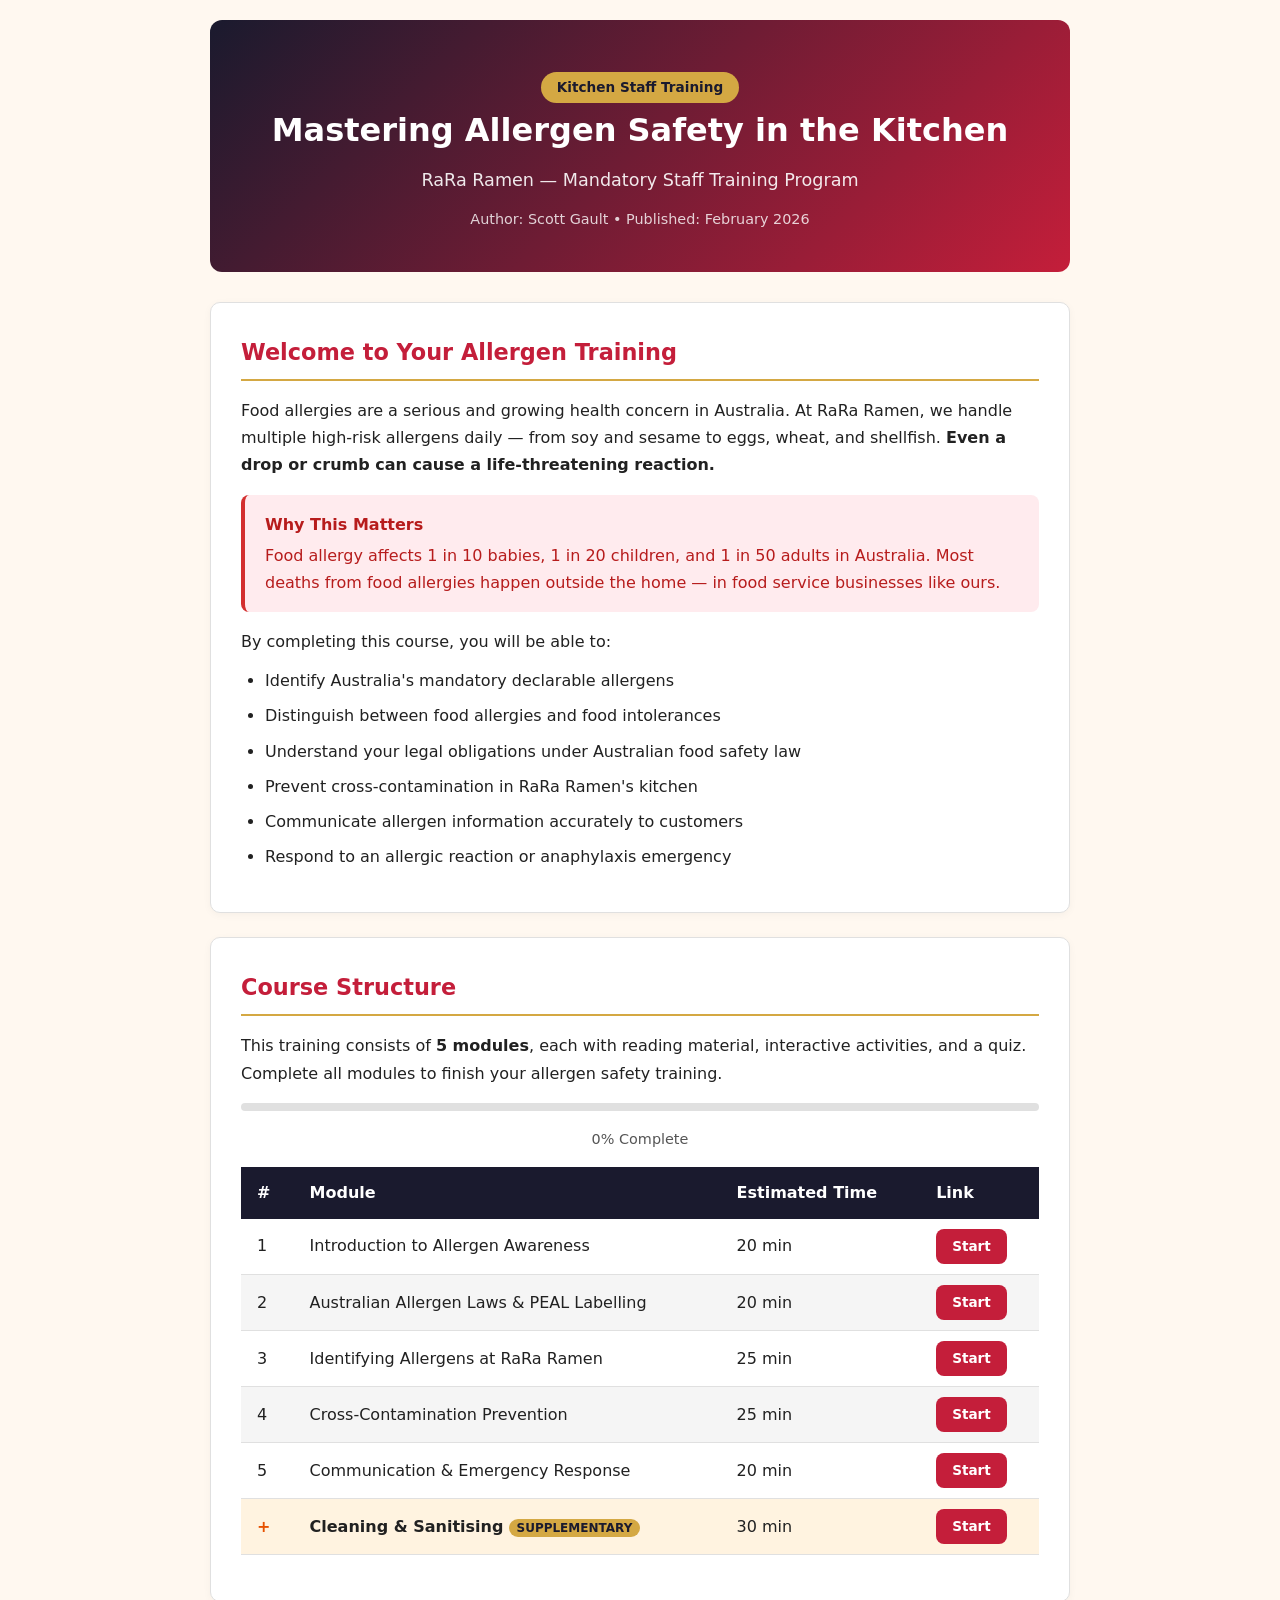
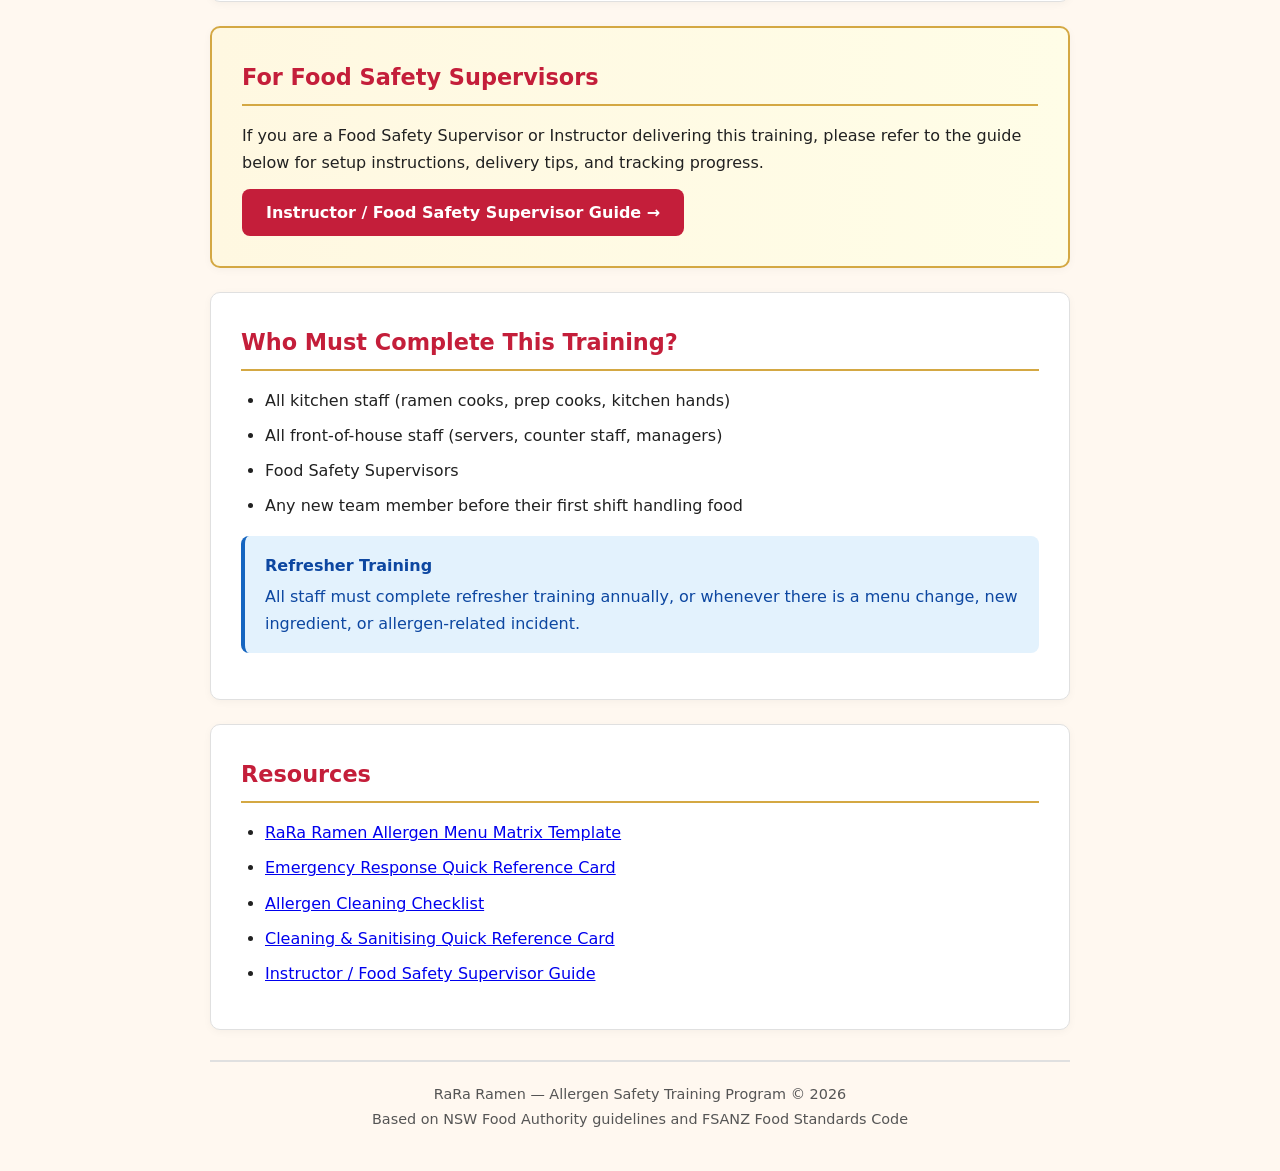
<file: index.html>
<!DOCTYPE html>
<html lang="en">
<head>
  <meta charset="UTF-8">
  <meta name="viewport" content="width=device-width, initial-scale=1.0">
  <title>RaRa Ramen - Allergen Safety Training</title>
  <link rel="stylesheet" href="styles.css">
</head>
<body>

  <div class="course-header">
    <div class="badge">Kitchen Staff Training</div>
    <h1>Mastering Allergen Safety in the Kitchen</h1>
    <p class="subtitle">RaRa Ramen &mdash; Mandatory Staff Training Program</p>
    <p style="margin-top:12px; font-size:0.9em; opacity:0.8;">
      Author: Scott Gault &bull; Published: February 2026
    </p>
  </div>

  <div class="section">
    <h2>Welcome to Your Allergen Training</h2>
    <p>Food allergies are a serious and growing health concern in Australia. At RaRa Ramen, we handle multiple high-risk allergens daily &mdash; from soy and sesame to eggs, wheat, and shellfish. <strong>Even a drop or crumb can cause a life-threatening reaction.</strong></p>

    <div class="alert alert-danger">
      <strong>Why This Matters</strong>
      Food allergy affects 1 in 10 babies, 1 in 20 children, and 1 in 50 adults in Australia. Most deaths from food allergies happen outside the home &mdash; in food service businesses like ours.
    </div>

    <p>By completing this course, you will be able to:</p>
    <ul>
      <li>Identify Australia's mandatory declarable allergens</li>
      <li>Distinguish between food allergies and food intolerances</li>
      <li>Understand your legal obligations under Australian food safety law</li>
      <li>Prevent cross-contamination in RaRa Ramen's kitchen</li>
      <li>Communicate allergen information accurately to customers</li>
      <li>Respond to an allergic reaction or anaphylaxis emergency</li>
    </ul>
  </div>

  <div class="section">
    <h2>Course Structure</h2>
    <p>This training consists of <strong>5 modules</strong>, each with reading material, interactive activities, and a quiz. Complete all modules to finish your allergen safety training.</p>

    <div class="progress-bar"><div class="progress-fill" style="width: 0%"></div></div>
    <p style="text-align:center; color: var(--text-secondary); font-size:0.9em;">0% Complete</p>

    <table>
      <thead>
        <tr>
          <th>#</th>
          <th>Module</th>
          <th>Estimated Time</th>
          <th>Link</th>
        </tr>
      </thead>
      <tbody>
        <tr>
          <td>1</td>
          <td>Introduction to Allergen Awareness</td>
          <td>20 min</td>
          <td><a href="modules/module-1.html" class="btn btn-primary" style="padding:6px 16px; font-size:0.85em;">Start</a></td>
        </tr>
        <tr>
          <td>2</td>
          <td>Australian Allergen Laws &amp; PEAL Labelling</td>
          <td>20 min</td>
          <td><a href="modules/module-2.html" class="btn btn-primary" style="padding:6px 16px; font-size:0.85em;">Start</a></td>
        </tr>
        <tr>
          <td>3</td>
          <td>Identifying Allergens at RaRa Ramen</td>
          <td>25 min</td>
          <td><a href="modules/module-3.html" class="btn btn-primary" style="padding:6px 16px; font-size:0.85em;">Start</a></td>
        </tr>
        <tr>
          <td>4</td>
          <td>Cross-Contamination Prevention</td>
          <td>25 min</td>
          <td><a href="modules/module-4.html" class="btn btn-primary" style="padding:6px 16px; font-size:0.85em;">Start</a></td>
        </tr>
        <tr>
          <td>5</td>
          <td>Communication &amp; Emergency Response</td>
          <td>20 min</td>
          <td><a href="modules/module-5.html" class="btn btn-primary" style="padding:6px 16px; font-size:0.85em;">Start</a></td>
        </tr>
        <tr style="background: #FFF3E0;">
          <td style="color:var(--warning-orange); font-weight:700;">+</td>
          <td><strong>Cleaning &amp; Sanitising</strong> <span style="background:var(--rara-gold); color:var(--rara-dark); padding:2px 8px; border-radius:10px; font-size:0.75em; font-weight:600;">SUPPLEMENTARY</span></td>
          <td>30 min</td>
          <td><a href="modules/cleaning-and-sanitising.html" class="btn btn-primary" style="padding:6px 16px; font-size:0.85em;">Start</a></td>
        </tr>
      </tbody>
    </table>
  </div>

  <div class="section" style="background: linear-gradient(to right, #FFF8E1, #FFFDE7); border: 2px solid var(--rara-gold);">
    <h2>For Food Safety Supervisors</h2>
    <p>If you are a Food Safety Supervisor or Instructor delivering this training, please refer to the guide below for setup instructions, delivery tips, and tracking progress.</p>
    <p style="margin-top: 12px;"><a href="resources/instructor-guide.html" class="btn btn-primary" style="padding: 10px 24px;">Instructor / Food Safety Supervisor Guide &rarr;</a></p>
  </div>

  <div class="section">
    <h2>Who Must Complete This Training?</h2>
    <ul>
      <li>All kitchen staff (ramen cooks, prep cooks, kitchen hands)</li>
      <li>All front-of-house staff (servers, counter staff, managers)</li>
      <li>Food Safety Supervisors</li>
      <li>Any new team member before their first shift handling food</li>
    </ul>

    <div class="alert alert-info">
      <strong>Refresher Training</strong>
      All staff must complete refresher training annually, or whenever there is a menu change, new ingredient, or allergen-related incident.
    </div>
  </div>

  <div class="section">
    <h2>Resources</h2>
    <ul>
      <li><a href="resources/allergen-matrix-template.html">RaRa Ramen Allergen Menu Matrix Template</a></li>
      <li><a href="resources/emergency-response-card.html">Emergency Response Quick Reference Card</a></li>
      <li><a href="resources/cleaning-checklist.html">Allergen Cleaning Checklist</a></li>
      <li><a href="resources/cleaning-quick-reference.html">Cleaning &amp; Sanitising Quick Reference Card</a></li>
      <li><a href="resources/instructor-guide.html">Instructor / Food Safety Supervisor Guide</a></li>
    </ul>
  </div>

  <div class="module-footer">
    <p>RaRa Ramen &mdash; Allergen Safety Training Program &copy; 2026</p>
    <p>Based on NSW Food Authority guidelines and FSANZ Food Standards Code</p>
  </div>

</body>
</html>
</file>
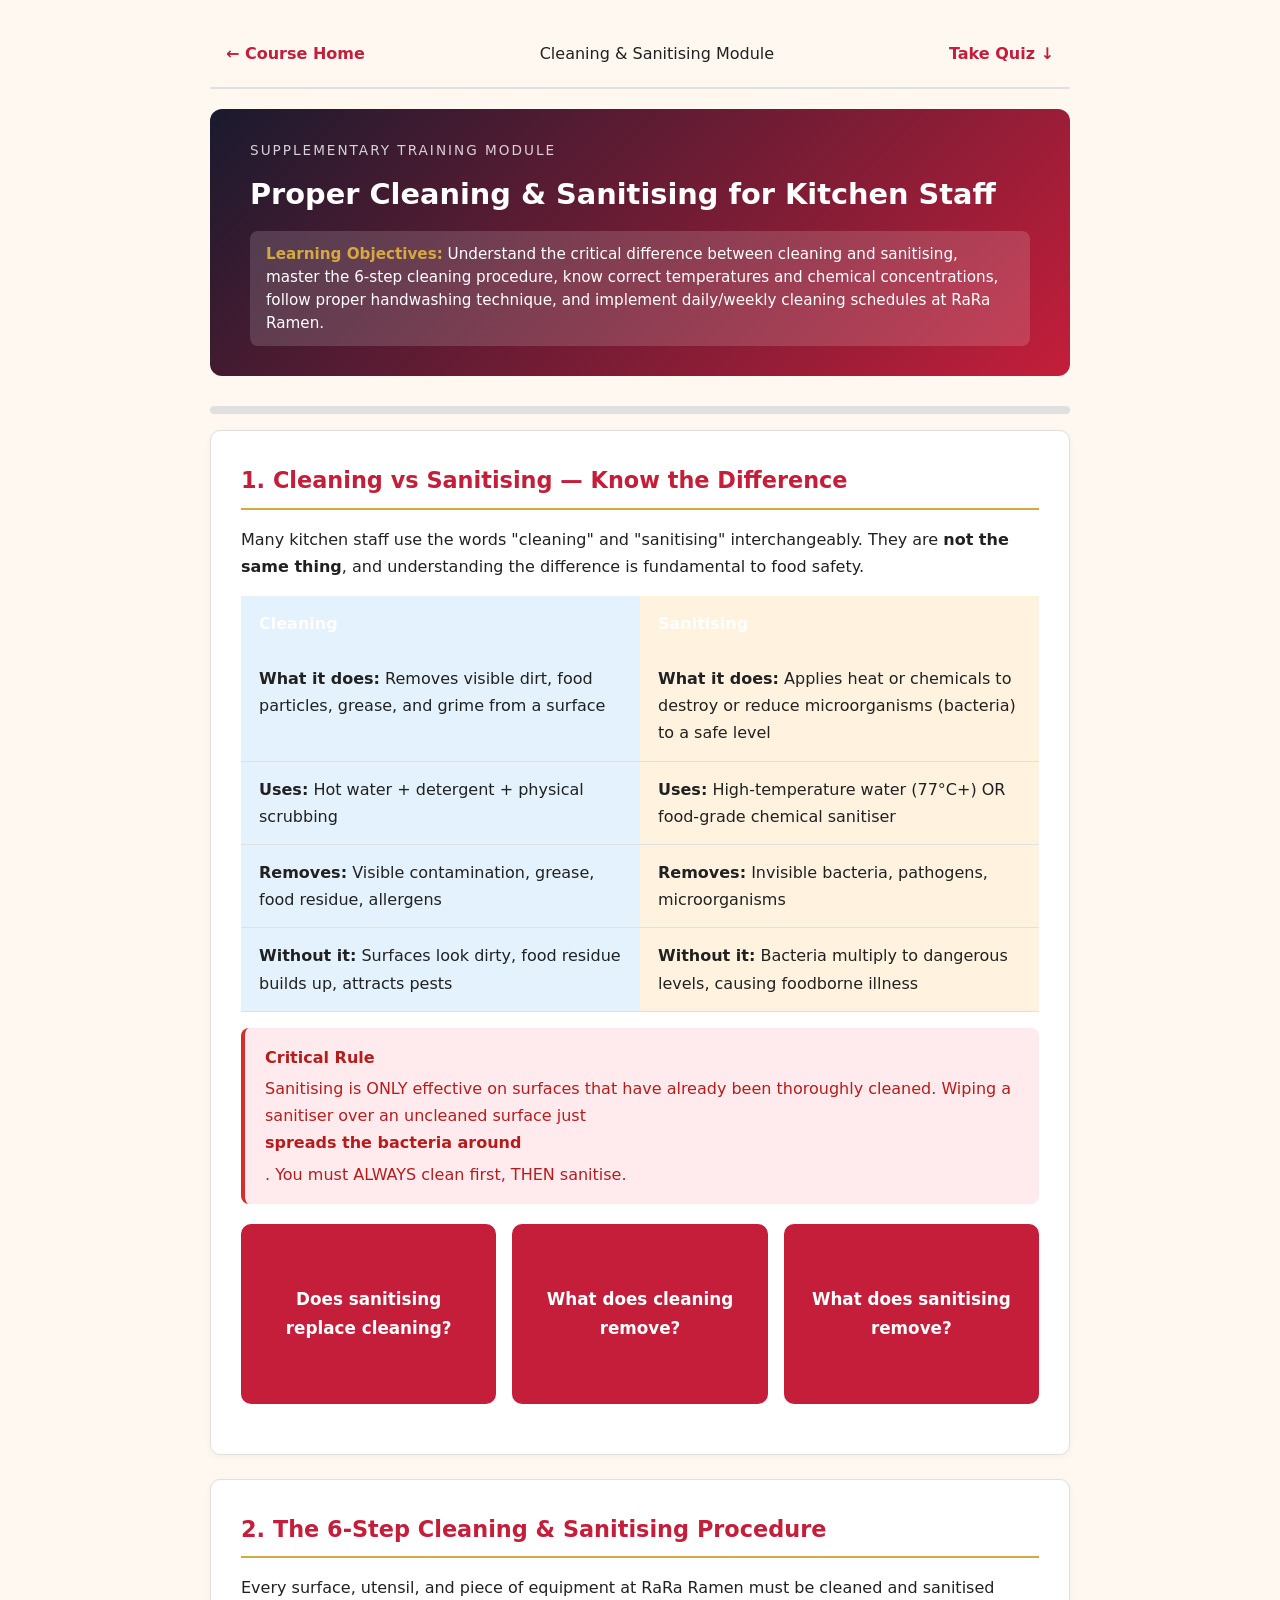
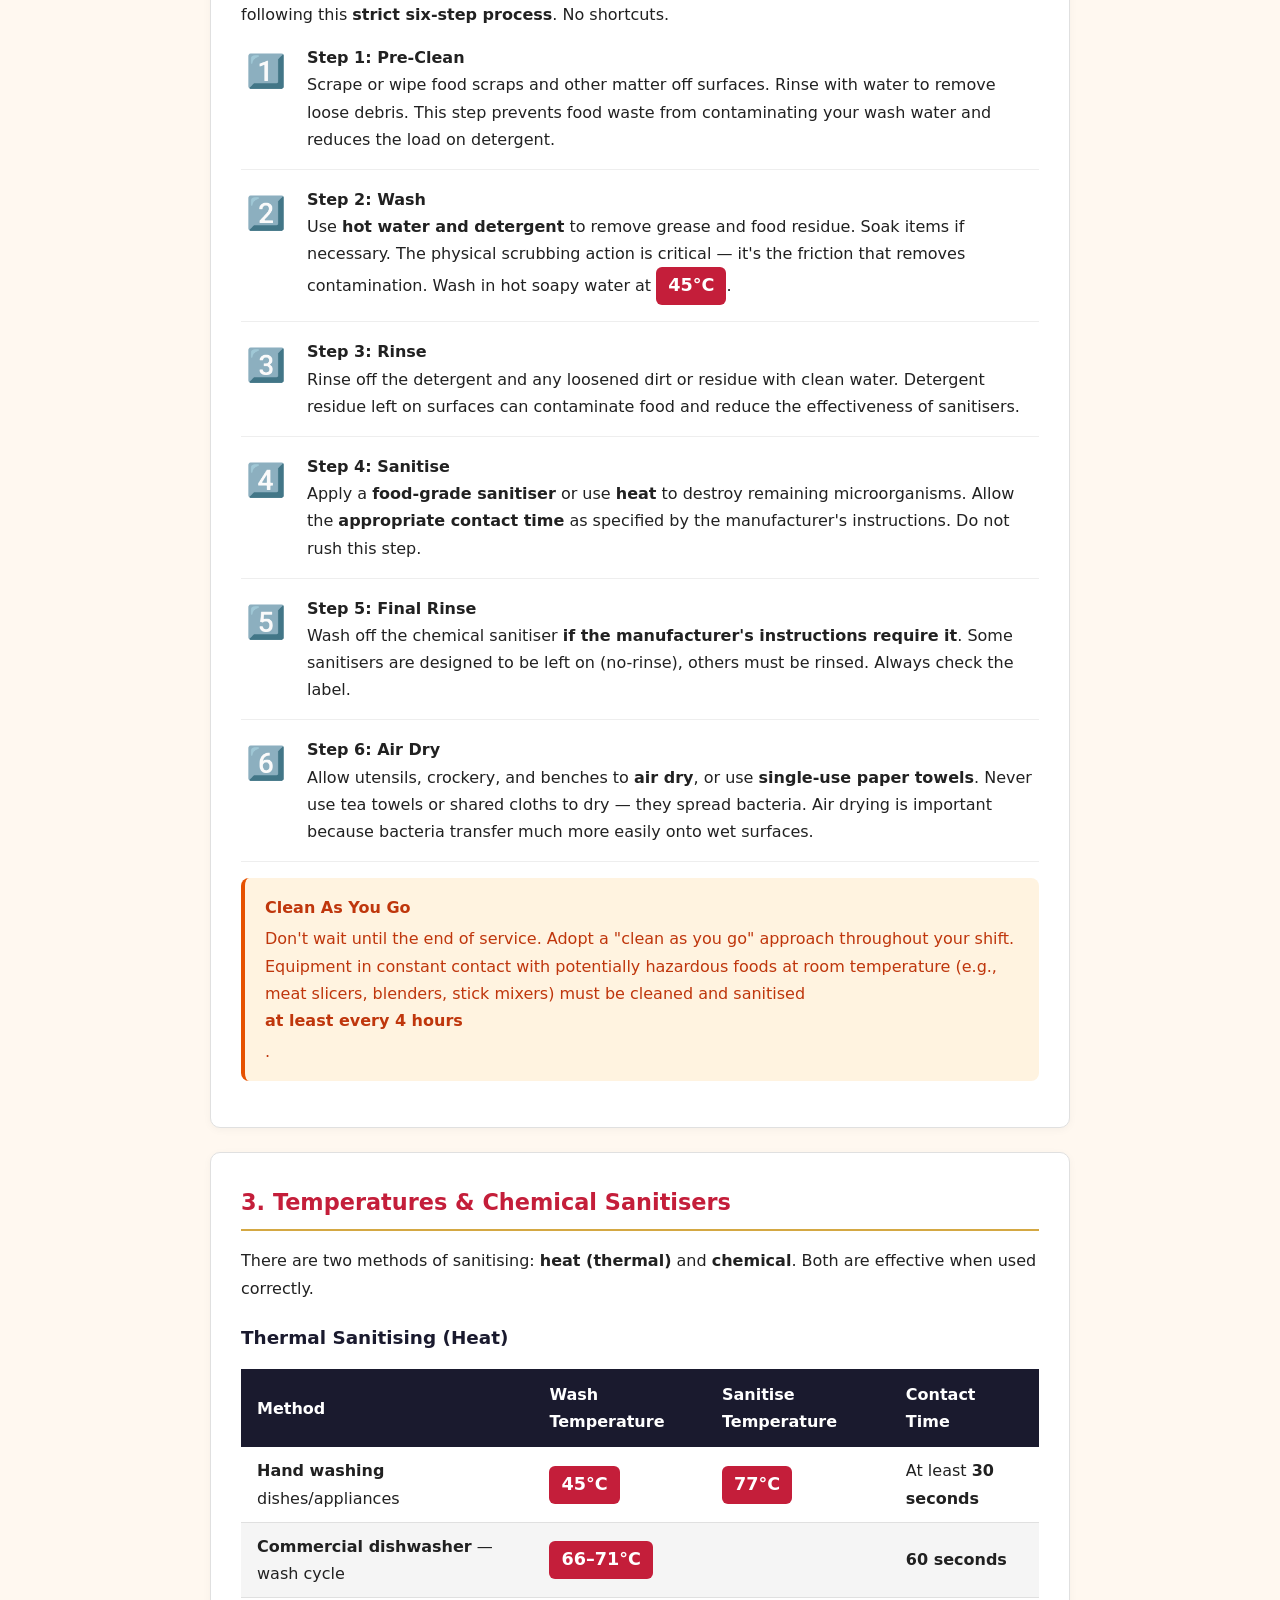
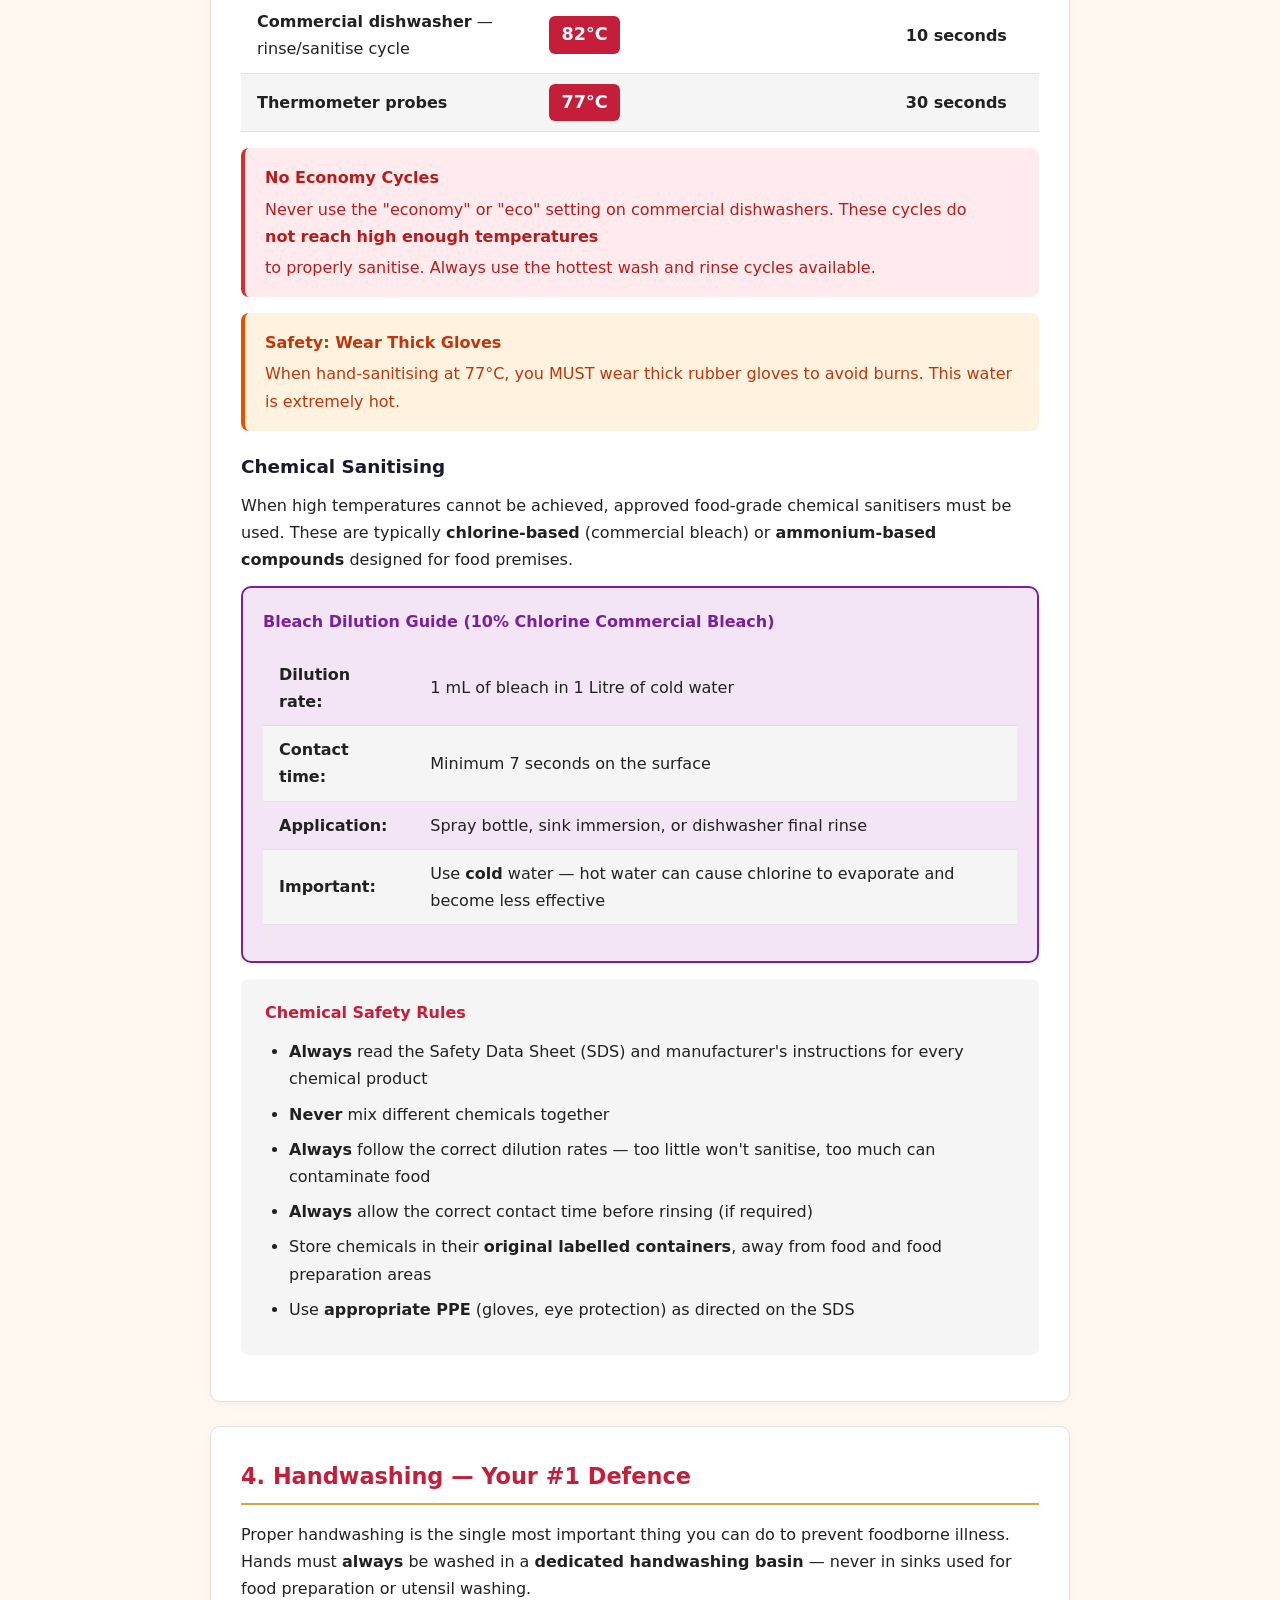
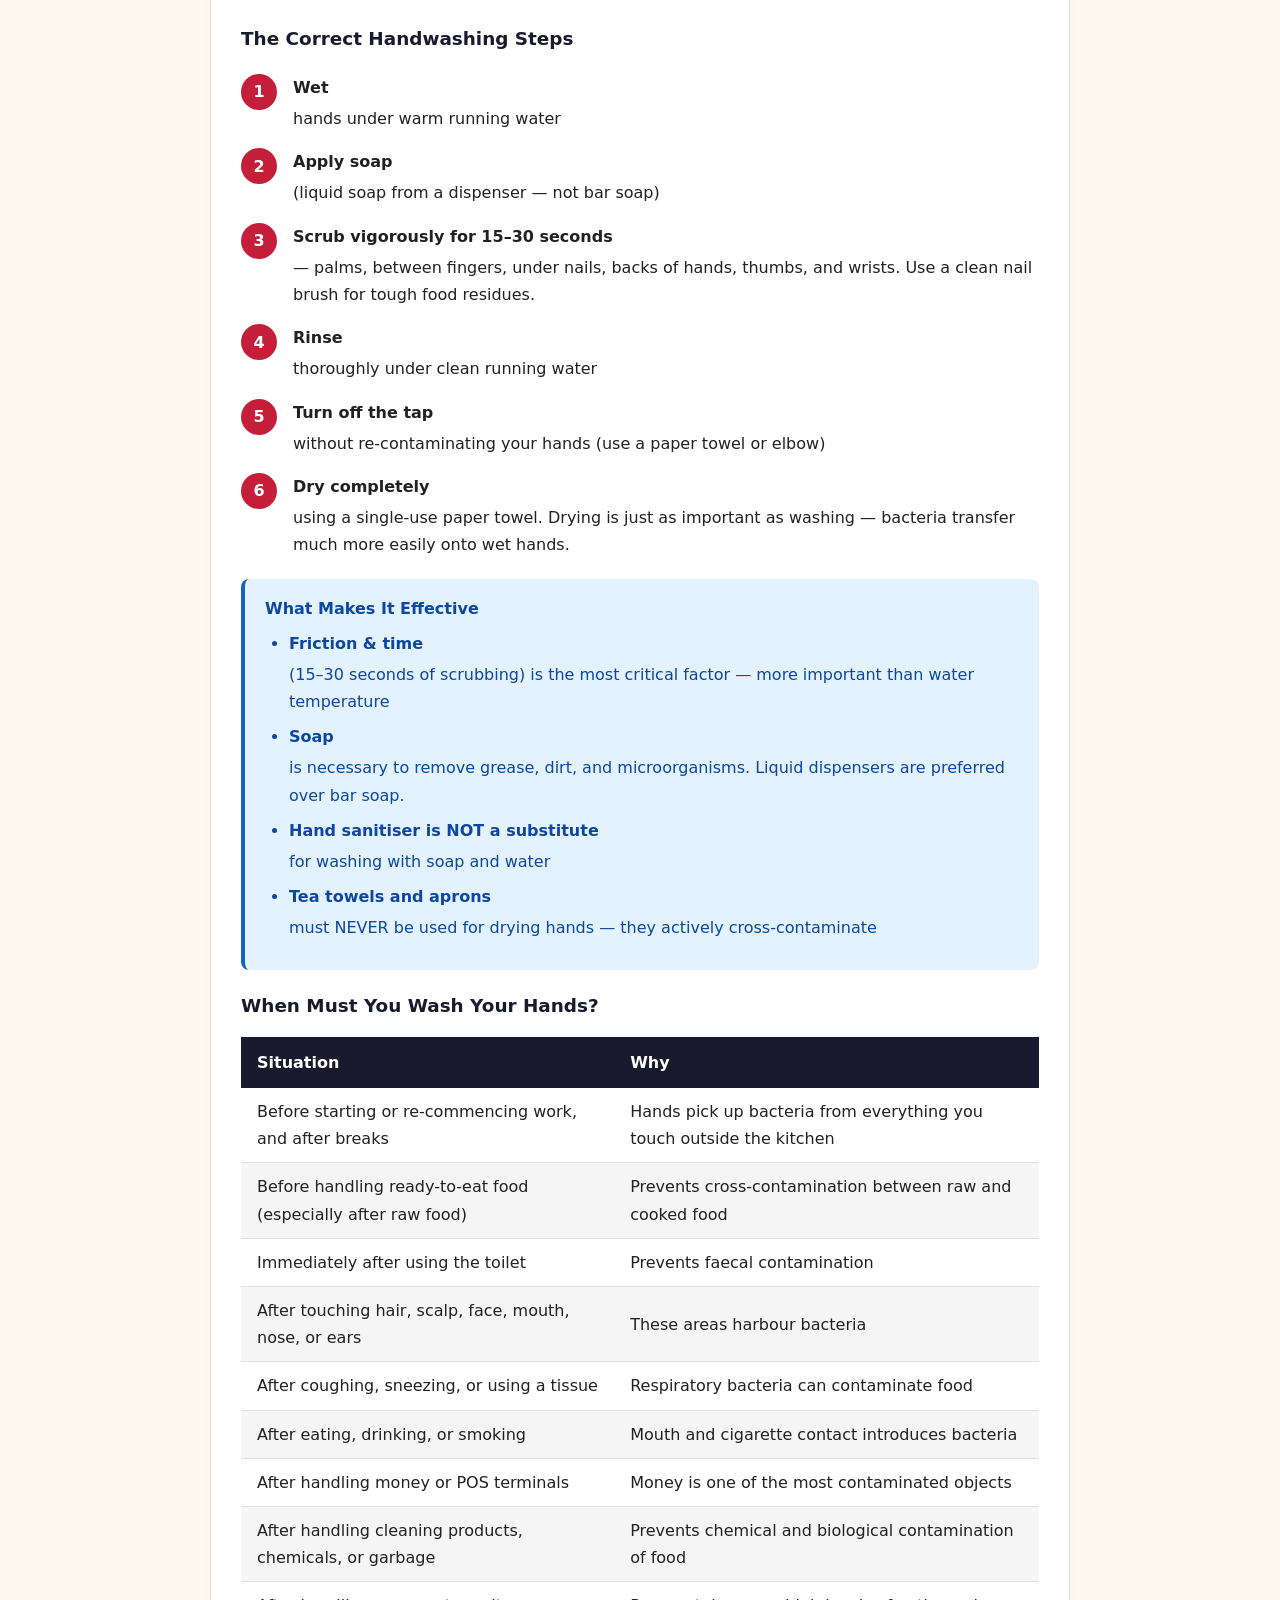
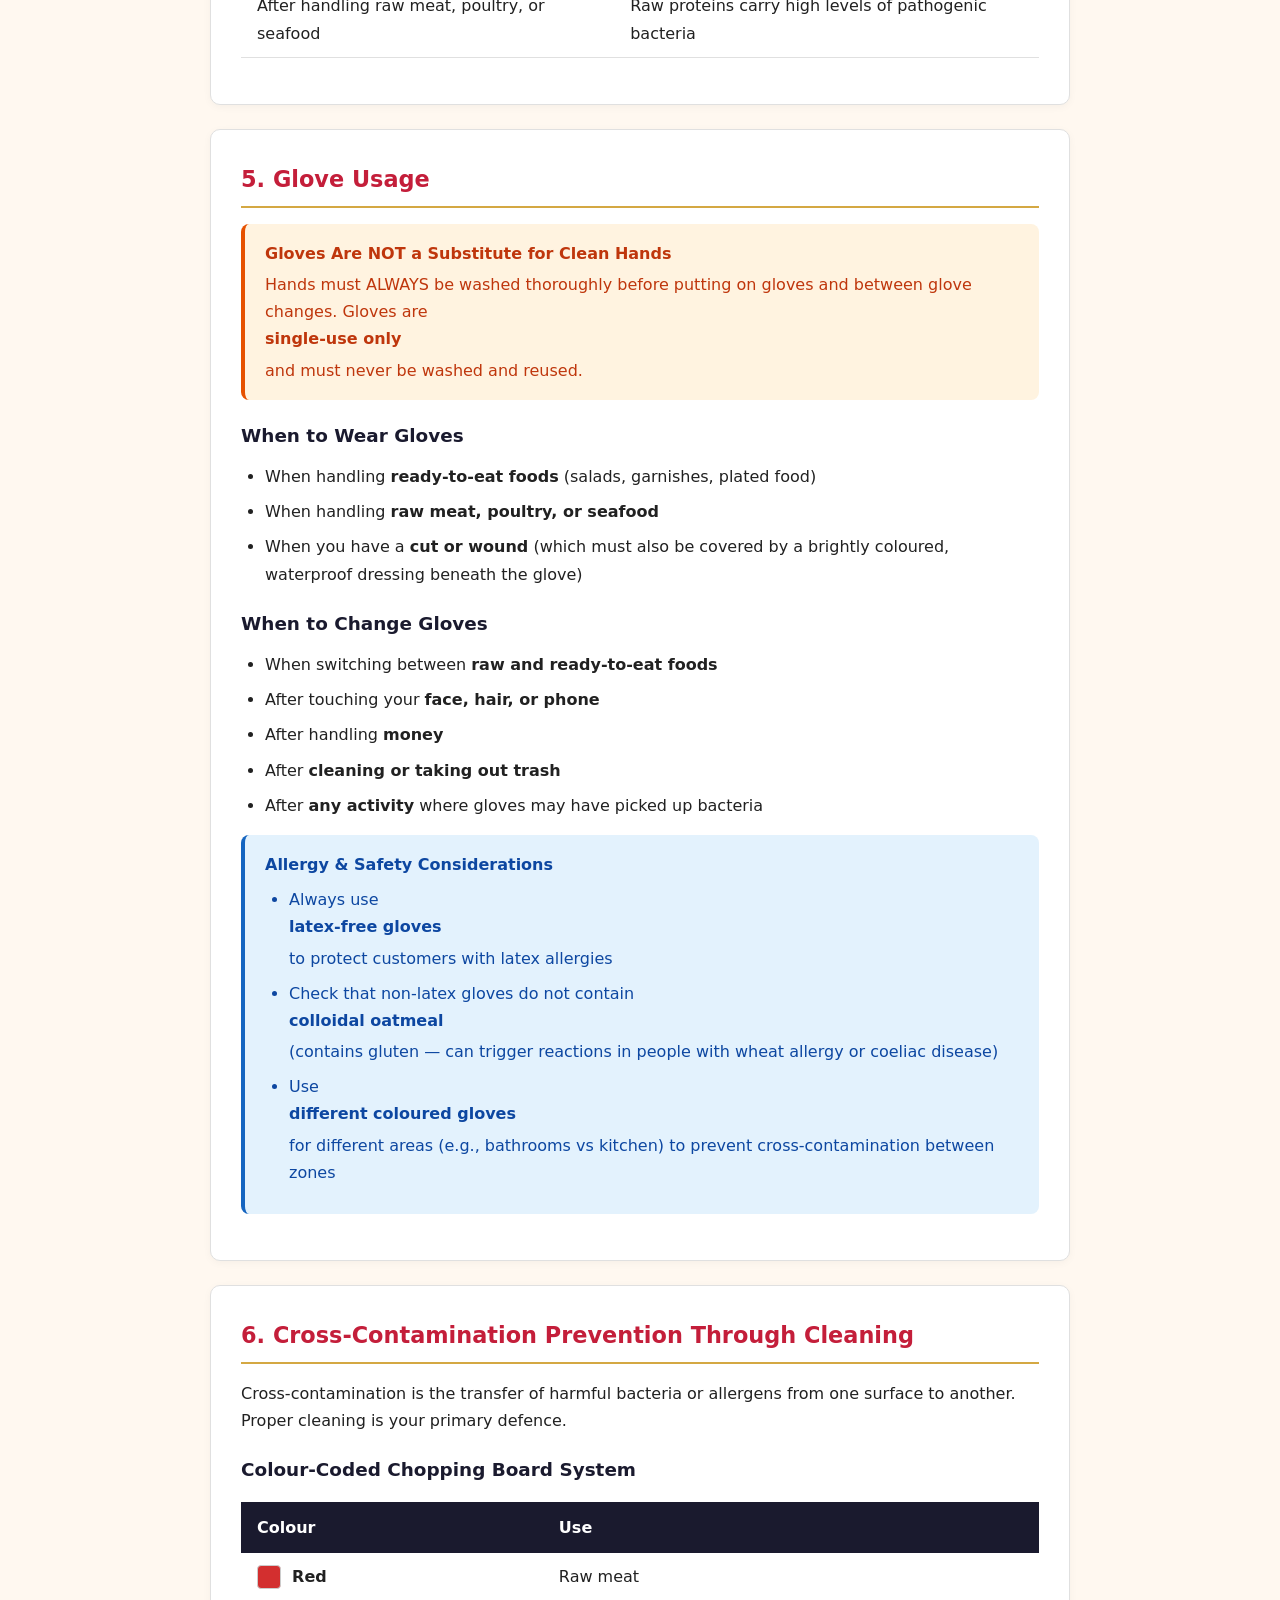
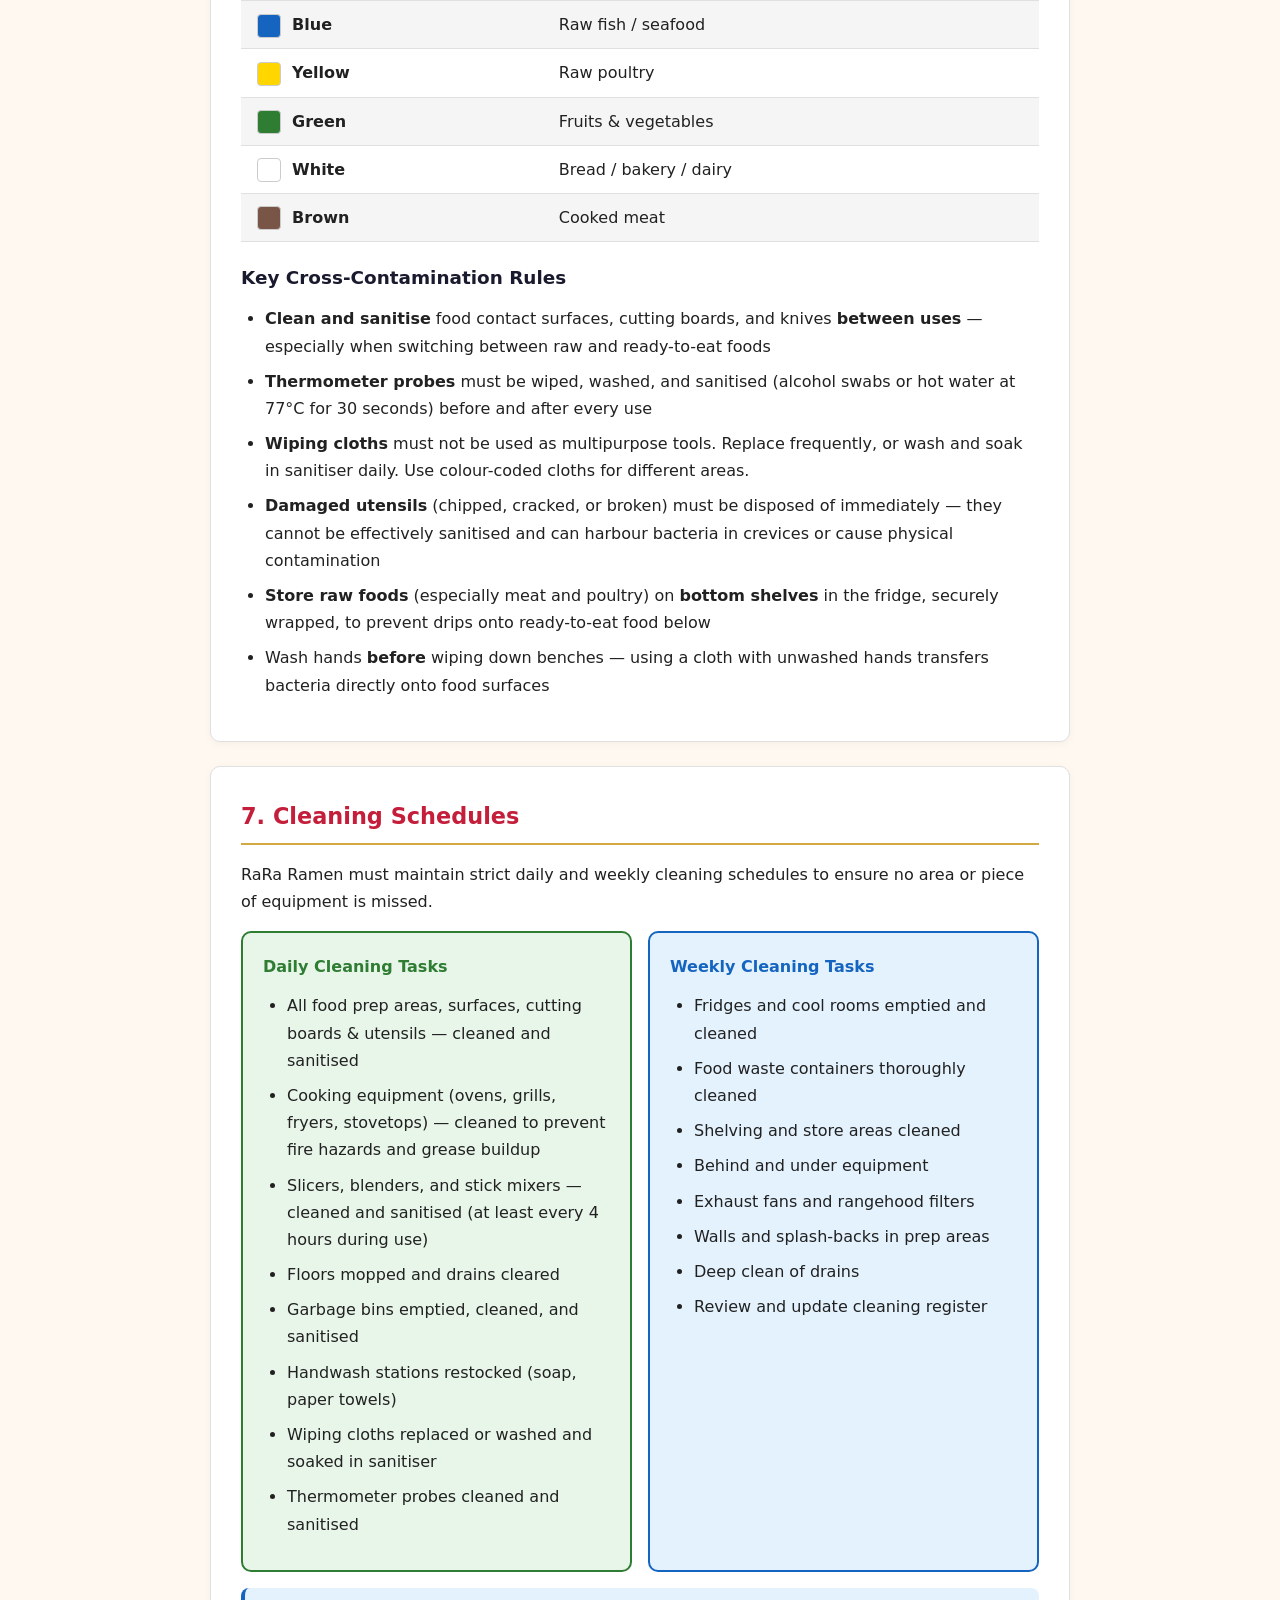
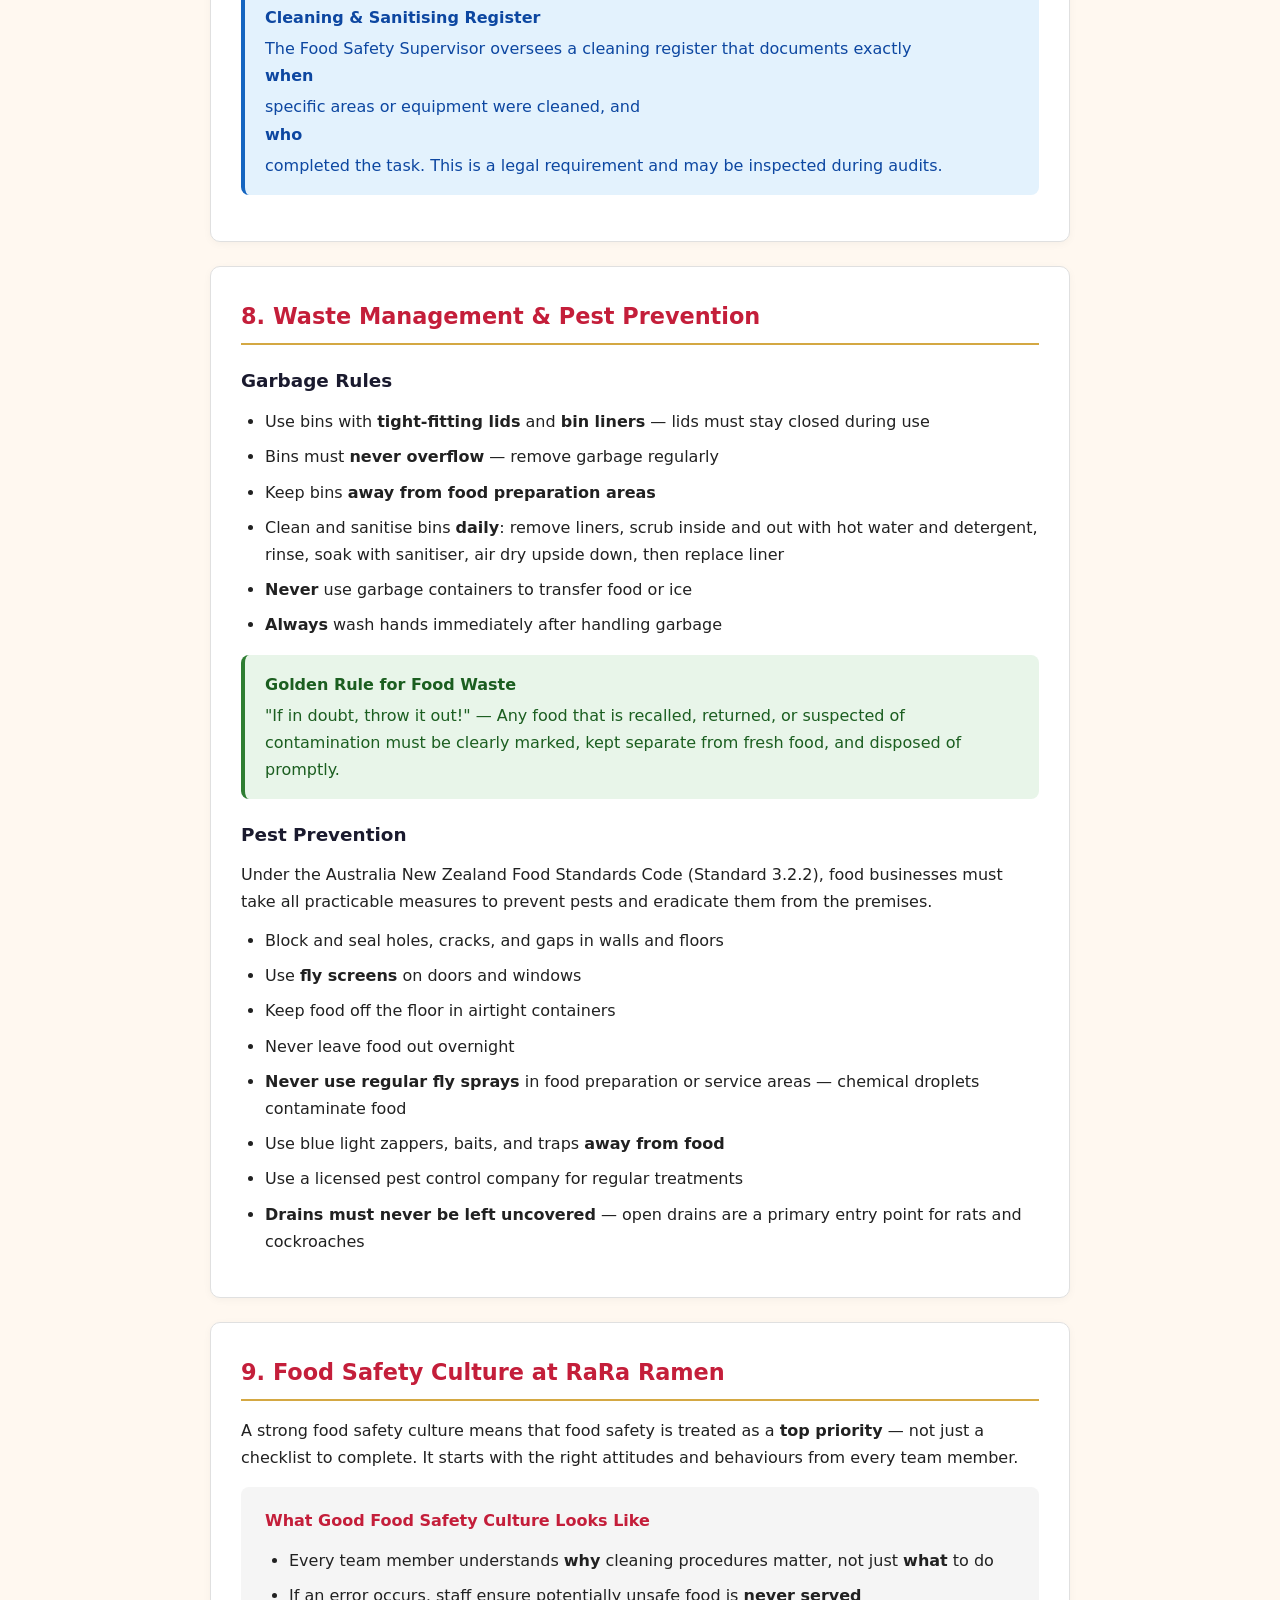
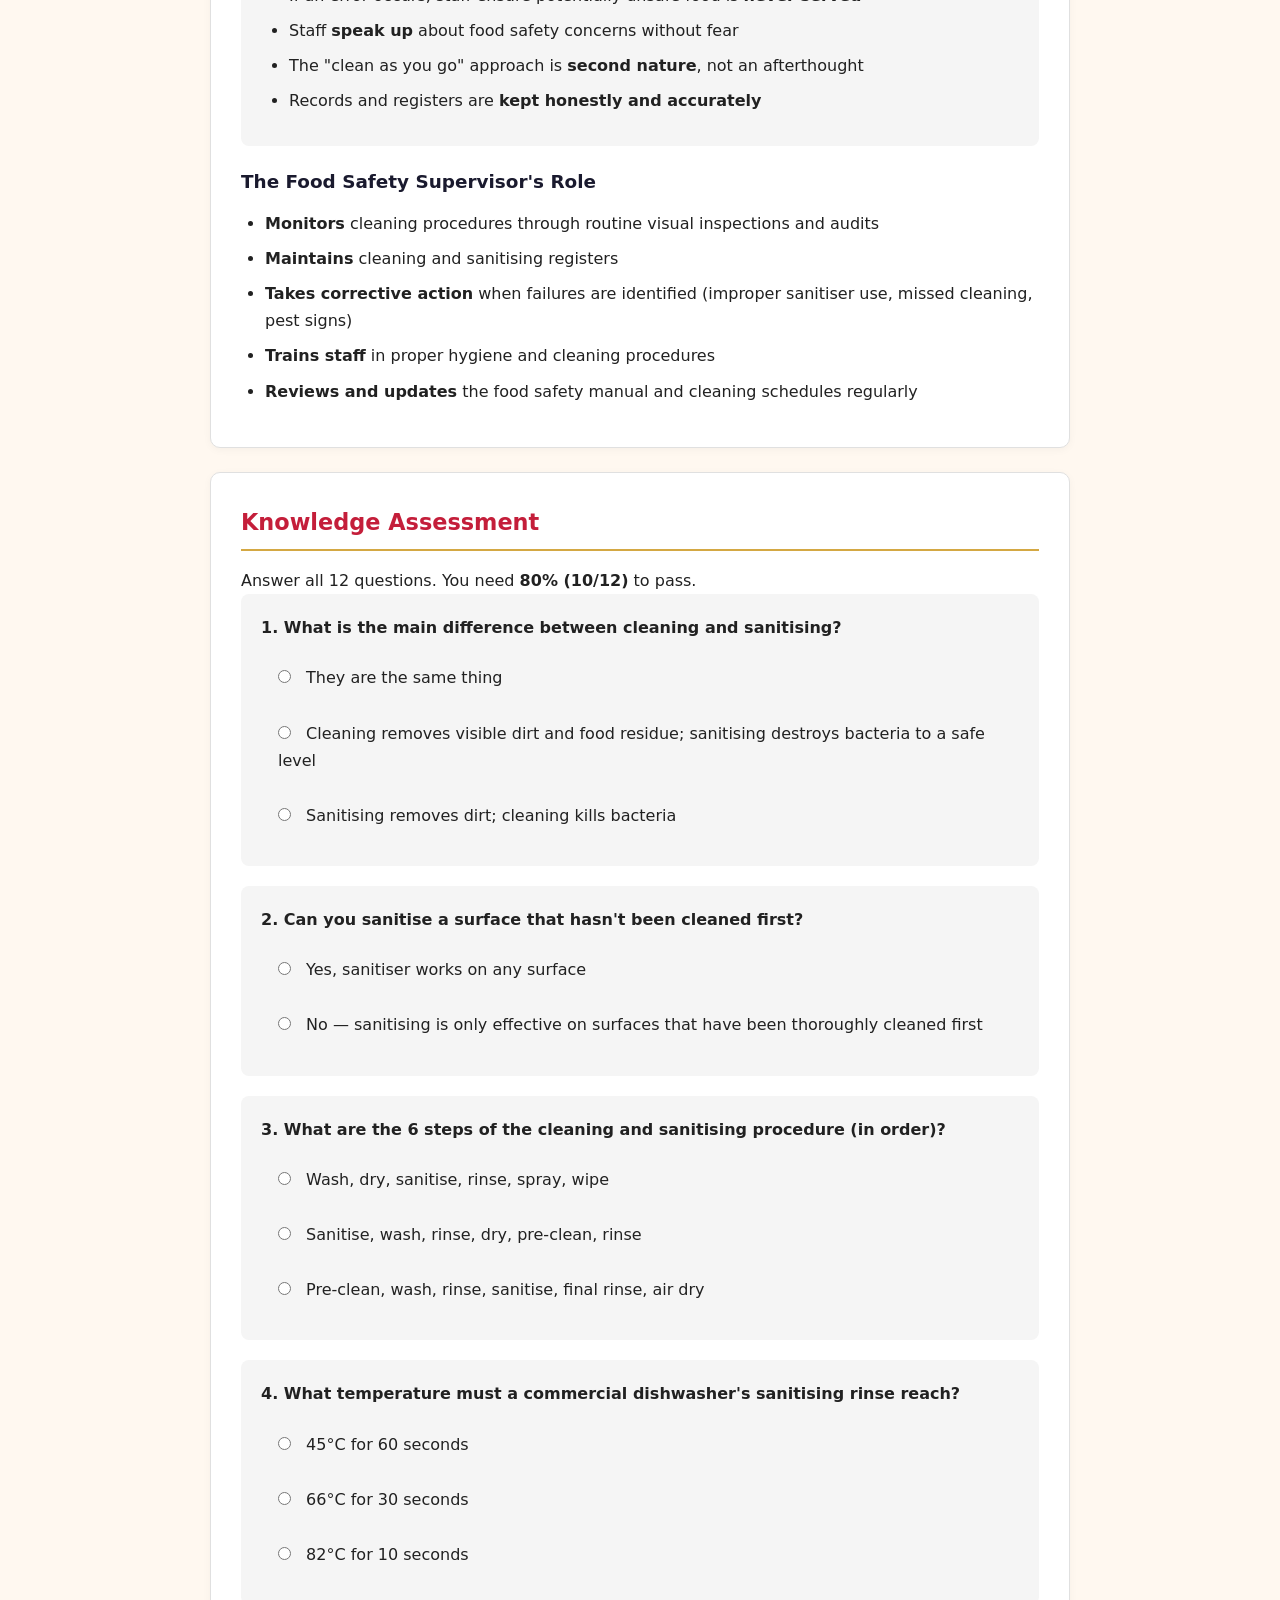
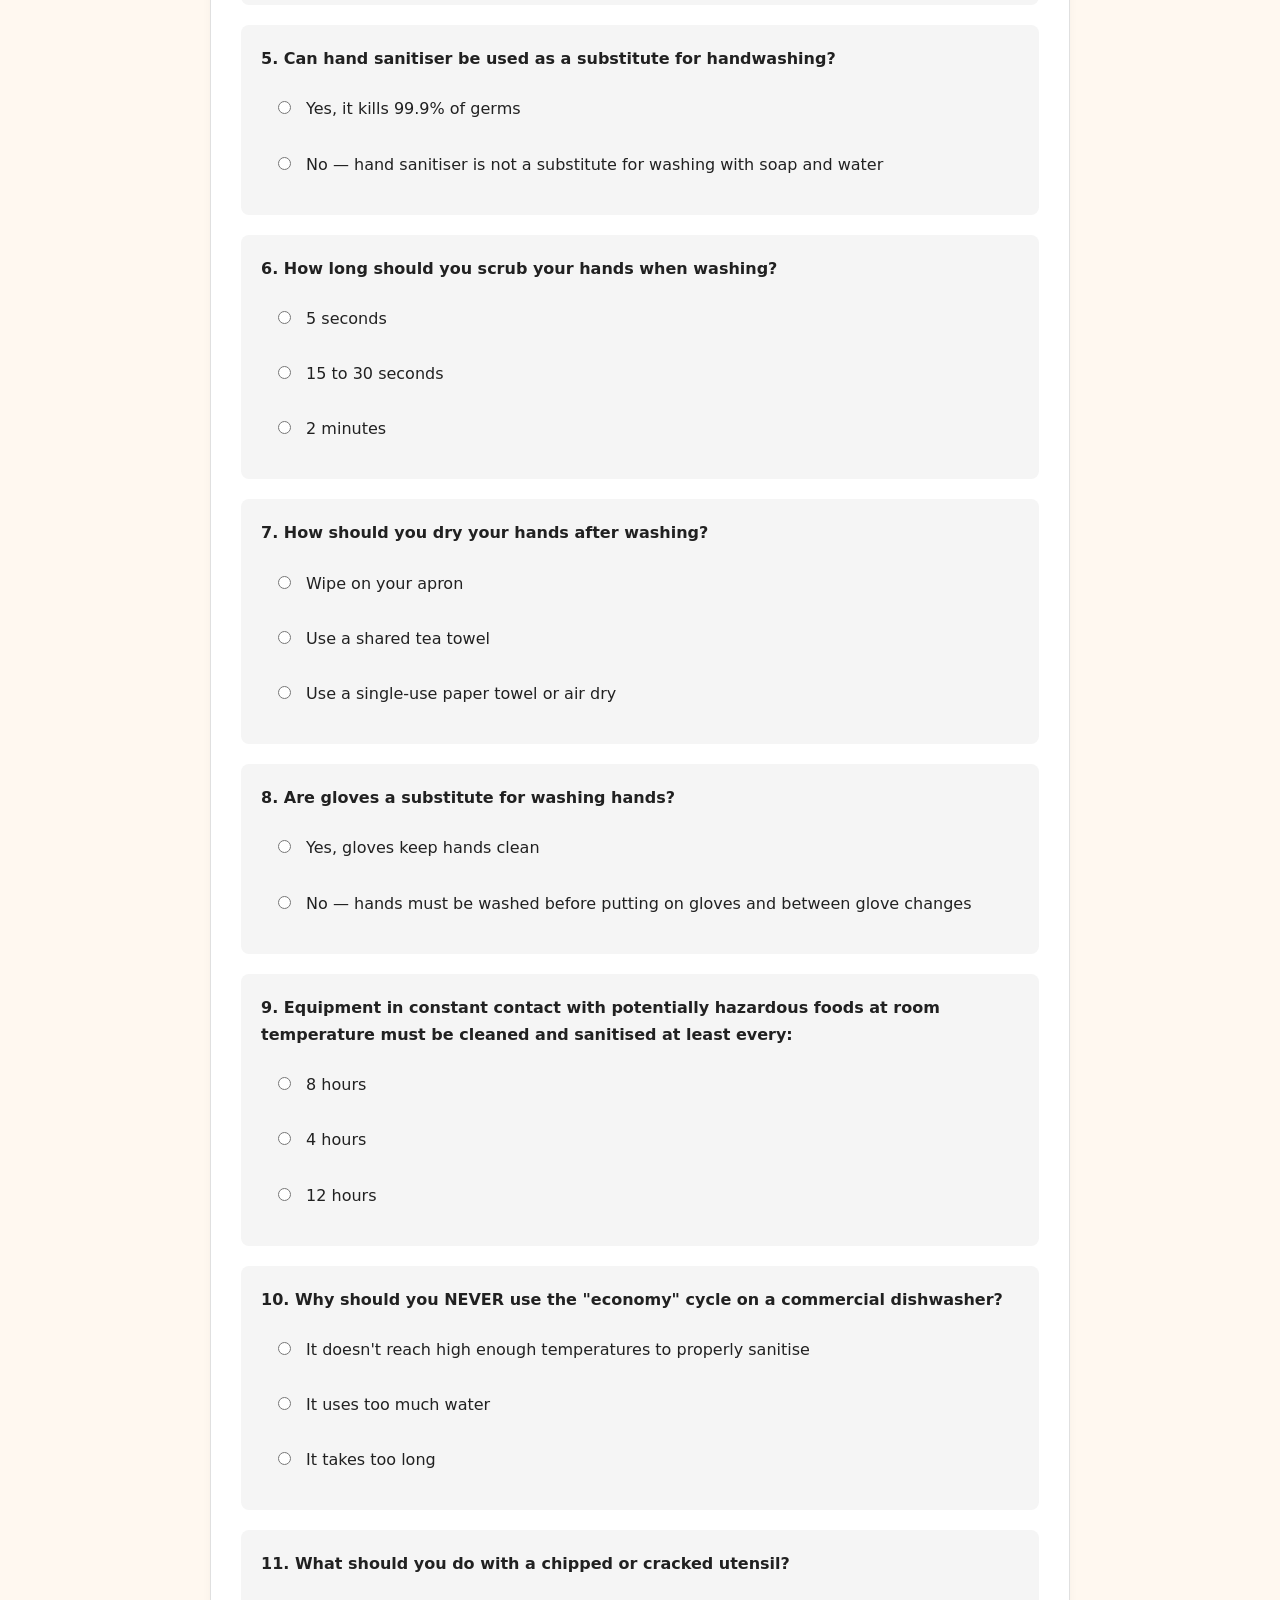
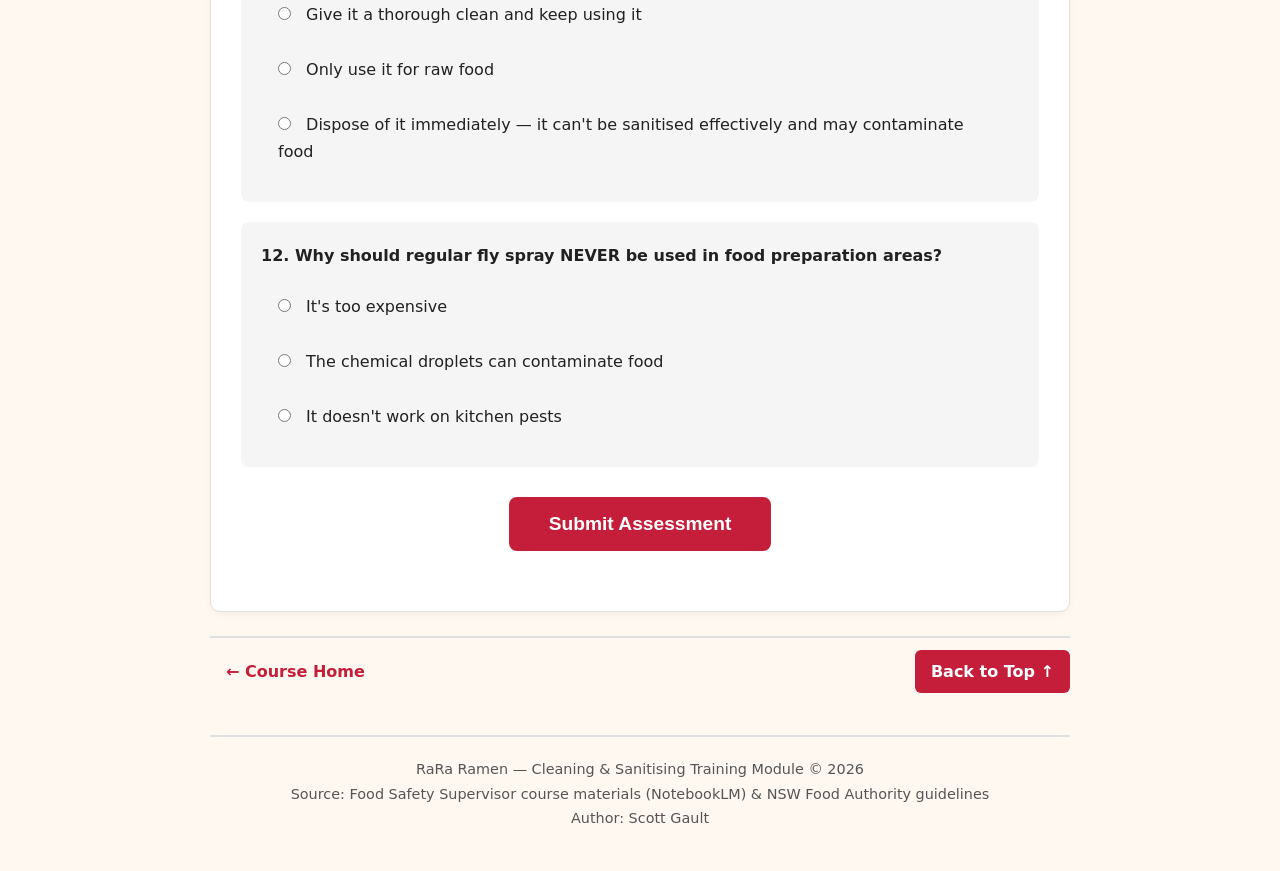
<file: modules/cleaning-and-sanitising.html>
<!DOCTYPE html>
<html lang="en">
<head>
  <meta charset="UTF-8">
  <meta name="viewport" content="width=device-width, initial-scale=1.0">
  <title>Cleaning &amp; Sanitising Training Module | RaRa Ramen</title>
  <link rel="stylesheet" href="../styles.css">
  <style>
    .temp-badge {
      display: inline-block;
      background: var(--rara-red);
      color: white;
      font-weight: 700;
      padding: 4px 12px;
      border-radius: 6px;
      font-size: 1.1em;
    }
    .vs-table { border-collapse: collapse; width: 100%; }
    .vs-table td, .vs-table th { padding: 14px 18px; vertical-align: top; }
    .vs-col-clean { background: #E3F2FD; }
    .vs-col-sanit { background: #FFF3E0; }
    .icon-step {
      display: flex;
      align-items: flex-start;
      gap: 16px;
      padding: 16px 0;
      border-bottom: 1px solid #eee;
    }
    .icon-step:last-child { border-bottom: none; }
    .icon-step .step-icon {
      font-size: 2em;
      flex-shrink: 0;
      width: 50px;
      text-align: center;
    }
    .color-swatch {
      display: inline-block;
      width: 24px;
      height: 24px;
      border-radius: 4px;
      vertical-align: middle;
      margin-right: 6px;
      border: 1px solid #ccc;
    }
    .chemical-card {
      background: #F3E5F5;
      border: 2px solid #7B1FA2;
      border-radius: 10px;
      padding: 20px;
      margin: 12px 0;
    }
    .chemical-card h4 { color: #7B1FA2; margin-bottom: 8px; }
    .schedule-grid {
      display: grid;
      grid-template-columns: 1fr 1fr;
      gap: 16px;
      margin: 16px 0;
    }
    @media (max-width: 600px) {
      .schedule-grid { grid-template-columns: 1fr; }
    }
    .schedule-card {
      border-radius: 10px;
      padding: 20px;
      border: 2px solid;
    }
    .schedule-daily { background: #E8F5E9; border-color: #2E7D32; }
    .schedule-weekly { background: #E3F2FD; border-color: #1565C0; }
    .schedule-card h4 { margin-bottom: 12px; }
    .schedule-daily h4 { color: #2E7D32; }
    .schedule-weekly h4 { color: #1565C0; }
  </style>
</head>
<body>

  <div class="nav-bar">
    <a href="../index.html">&larr; Course Home</a>
    <span>Cleaning &amp; Sanitising Module</span>
    <a href="#quiz">Take Quiz &darr;</a>
  </div>

  <div class="module-header">
    <div class="module-number">Supplementary Training Module</div>
    <h1>Proper Cleaning &amp; Sanitising for Kitchen Staff</h1>
    <div class="learning-objective">
      <strong>Learning Objectives:</strong> Understand the critical difference between cleaning and sanitising, master the 6-step cleaning procedure, know correct temperatures and chemical concentrations, follow proper handwashing technique, and implement daily/weekly cleaning schedules at RaRa Ramen.
    </div>
  </div>

  <div class="progress-bar"><div class="progress-fill" style="width: 0%" id="progress"></div></div>

  <!-- ========================================= -->
  <!-- SECTION 1: Cleaning vs Sanitising         -->
  <!-- ========================================= -->
  <div class="section" id="s1">
    <h2>1. Cleaning vs Sanitising &mdash; Know the Difference</h2>
    <p>Many kitchen staff use the words "cleaning" and "sanitising" interchangeably. They are <strong>not the same thing</strong>, and understanding the difference is fundamental to food safety.</p>

    <table class="vs-table">
      <thead>
        <tr>
          <th class="vs-col-clean" style="width:50%;">Cleaning</th>
          <th class="vs-col-sanit">Sanitising</th>
        </tr>
      </thead>
      <tbody>
        <tr>
          <td class="vs-col-clean"><strong>What it does:</strong> Removes visible dirt, food particles, grease, and grime from a surface</td>
          <td class="vs-col-sanit"><strong>What it does:</strong> Applies heat or chemicals to destroy or reduce microorganisms (bacteria) to a safe level</td>
        </tr>
        <tr>
          <td class="vs-col-clean"><strong>Uses:</strong> Hot water + detergent + physical scrubbing</td>
          <td class="vs-col-sanit"><strong>Uses:</strong> High-temperature water (77&deg;C+) OR food-grade chemical sanitiser</td>
        </tr>
        <tr>
          <td class="vs-col-clean"><strong>Removes:</strong> Visible contamination, grease, food residue, allergens</td>
          <td class="vs-col-sanit"><strong>Removes:</strong> Invisible bacteria, pathogens, microorganisms</td>
        </tr>
        <tr>
          <td class="vs-col-clean"><strong>Without it:</strong> Surfaces look dirty, food residue builds up, attracts pests</td>
          <td class="vs-col-sanit"><strong>Without it:</strong> Bacteria multiply to dangerous levels, causing foodborne illness</td>
        </tr>
      </tbody>
    </table>

    <div class="alert alert-danger">
      <strong>Critical Rule</strong>
      Sanitising is ONLY effective on surfaces that have already been thoroughly cleaned. Wiping a sanitiser over an uncleaned surface just <strong>spreads the bacteria around</strong>. You must ALWAYS clean first, THEN sanitise.
    </div>

    <div class="flipcard-container">
      <div class="flipcard" onclick="this.classList.toggle('flipped')">
        <div class="flipcard-inner">
          <div class="flipcard-front">Does sanitising replace cleaning?</div>
          <div class="flipcard-back">NO. Sanitising only works on surfaces that are already clean. You must always clean first, then sanitise.</div>
        </div>
      </div>
      <div class="flipcard" onclick="this.classList.toggle('flipped')">
        <div class="flipcard-inner">
          <div class="flipcard-front">What does cleaning remove?</div>
          <div class="flipcard-back">Visible dirt, food particles, grease, grime, and food allergens. It uses hot water, detergent, and physical scrubbing.</div>
        </div>
      </div>
      <div class="flipcard" onclick="this.classList.toggle('flipped')">
        <div class="flipcard-inner">
          <div class="flipcard-front">What does sanitising remove?</div>
          <div class="flipcard-back">Invisible bacteria and microorganisms, reduced to a safe level using heat (77&deg;C+) or approved chemical sanitisers.</div>
        </div>
      </div>
    </div>
  </div>

  <!-- ========================================= -->
  <!-- SECTION 2: The 6-Step Procedure            -->
  <!-- ========================================= -->
  <div class="section" id="s2">
    <h2>2. The 6-Step Cleaning &amp; Sanitising Procedure</h2>
    <p>Every surface, utensil, and piece of equipment at RaRa Ramen must be cleaned and sanitised following this <strong>strict six-step process</strong>. No shortcuts.</p>

    <div class="icon-step">
      <div class="step-icon">1&#xFE0F;&#x20E3;</div>
      <div>
        <strong>Step 1: Pre-Clean</strong>
        <p>Scrape or wipe food scraps and other matter off surfaces. Rinse with water to remove loose debris. This step prevents food waste from contaminating your wash water and reduces the load on detergent.</p>
      </div>
    </div>

    <div class="icon-step">
      <div class="step-icon">2&#xFE0F;&#x20E3;</div>
      <div>
        <strong>Step 2: Wash</strong>
        <p>Use <strong>hot water and detergent</strong> to remove grease and food residue. Soak items if necessary. The physical scrubbing action is critical &mdash; it's the friction that removes contamination. Wash in hot soapy water at <span class="temp-badge">45&deg;C</span>.</p>
      </div>
    </div>

    <div class="icon-step">
      <div class="step-icon">3&#xFE0F;&#x20E3;</div>
      <div>
        <strong>Step 3: Rinse</strong>
        <p>Rinse off the detergent and any loosened dirt or residue with clean water. Detergent residue left on surfaces can contaminate food and reduce the effectiveness of sanitisers.</p>
      </div>
    </div>

    <div class="icon-step">
      <div class="step-icon">4&#xFE0F;&#x20E3;</div>
      <div>
        <strong>Step 4: Sanitise</strong>
        <p>Apply a <strong>food-grade sanitiser</strong> or use <strong>heat</strong> to destroy remaining microorganisms. Allow the <strong>appropriate contact time</strong> as specified by the manufacturer's instructions. Do not rush this step.</p>
      </div>
    </div>

    <div class="icon-step">
      <div class="step-icon">5&#xFE0F;&#x20E3;</div>
      <div>
        <strong>Step 5: Final Rinse</strong>
        <p>Wash off the chemical sanitiser <strong>if the manufacturer's instructions require it</strong>. Some sanitisers are designed to be left on (no-rinse), others must be rinsed. Always check the label.</p>
      </div>
    </div>

    <div class="icon-step">
      <div class="step-icon">6&#xFE0F;&#x20E3;</div>
      <div>
        <strong>Step 6: Air Dry</strong>
        <p>Allow utensils, crockery, and benches to <strong>air dry</strong>, or use <strong>single-use paper towels</strong>. Never use tea towels or shared cloths to dry &mdash; they spread bacteria. Air drying is important because bacteria transfer much more easily onto wet surfaces.</p>
      </div>
    </div>

    <div class="alert alert-warning">
      <strong>Clean As You Go</strong>
      Don't wait until the end of service. Adopt a "clean as you go" approach throughout your shift. Equipment in constant contact with potentially hazardous foods at room temperature (e.g., meat slicers, blenders, stick mixers) must be cleaned and sanitised <strong>at least every 4 hours</strong>.
    </div>
  </div>

  <!-- ========================================= -->
  <!-- SECTION 3: Temperatures & Chemicals        -->
  <!-- ========================================= -->
  <div class="section" id="s3">
    <h2>3. Temperatures &amp; Chemical Sanitisers</h2>
    <p>There are two methods of sanitising: <strong>heat (thermal)</strong> and <strong>chemical</strong>. Both are effective when used correctly.</p>

    <h3>Thermal Sanitising (Heat)</h3>
    <table>
      <thead>
        <tr><th>Method</th><th>Wash Temperature</th><th>Sanitise Temperature</th><th>Contact Time</th></tr>
      </thead>
      <tbody>
        <tr>
          <td><strong>Hand washing</strong> dishes/appliances</td>
          <td><span class="temp-badge">45&deg;C</span></td>
          <td><span class="temp-badge">77&deg;C</span></td>
          <td>At least <strong>30 seconds</strong></td>
        </tr>
        <tr>
          <td><strong>Commercial dishwasher</strong> &mdash; wash cycle</td>
          <td colspan="2"><span class="temp-badge">66&ndash;71&deg;C</span></td>
          <td><strong>60 seconds</strong></td>
        </tr>
        <tr>
          <td><strong>Commercial dishwasher</strong> &mdash; rinse/sanitise cycle</td>
          <td colspan="2"><span class="temp-badge">82&deg;C</span></td>
          <td><strong>10 seconds</strong></td>
        </tr>
        <tr>
          <td><strong>Thermometer probes</strong></td>
          <td colspan="2"><span class="temp-badge">77&deg;C</span></td>
          <td><strong>30 seconds</strong></td>
        </tr>
      </tbody>
    </table>

    <div class="alert alert-danger">
      <strong>No Economy Cycles</strong>
      Never use the "economy" or "eco" setting on commercial dishwashers. These cycles do <strong>not reach high enough temperatures</strong> to properly sanitise. Always use the hottest wash and rinse cycles available.
    </div>

    <div class="alert alert-warning">
      <strong>Safety: Wear Thick Gloves</strong>
      When hand-sanitising at 77&deg;C, you MUST wear thick rubber gloves to avoid burns. This water is extremely hot.
    </div>

    <h3>Chemical Sanitising</h3>
    <p>When high temperatures cannot be achieved, approved food-grade chemical sanitisers must be used. These are typically <strong>chlorine-based</strong> (commercial bleach) or <strong>ammonium-based compounds</strong> designed for food premises.</p>

    <div class="chemical-card">
      <h4>Bleach Dilution Guide (10% Chlorine Commercial Bleach)</h4>
      <table>
        <tr><td><strong>Dilution rate:</strong></td><td>1 mL of bleach in 1 Litre of cold water</td></tr>
        <tr><td><strong>Contact time:</strong></td><td>Minimum 7 seconds on the surface</td></tr>
        <tr><td><strong>Application:</strong></td><td>Spray bottle, sink immersion, or dishwasher final rinse</td></tr>
        <tr><td><strong>Important:</strong></td><td>Use <strong>cold</strong> water &mdash; hot water can cause chlorine to evaporate and become less effective</td></tr>
      </table>
    </div>

    <div class="key-points">
      <h4>Chemical Safety Rules</h4>
      <ul>
        <li><strong>Always</strong> read the Safety Data Sheet (SDS) and manufacturer's instructions for every chemical product</li>
        <li><strong>Never</strong> mix different chemicals together</li>
        <li><strong>Always</strong> follow the correct dilution rates &mdash; too little won't sanitise, too much can contaminate food</li>
        <li><strong>Always</strong> allow the correct contact time before rinsing (if required)</li>
        <li>Store chemicals in their <strong>original labelled containers</strong>, away from food and food preparation areas</li>
        <li>Use <strong>appropriate PPE</strong> (gloves, eye protection) as directed on the SDS</li>
      </ul>
    </div>
  </div>

  <!-- ========================================= -->
  <!-- SECTION 4: Handwashing                     -->
  <!-- ========================================= -->
  <div class="section" id="s4">
    <h2>4. Handwashing &mdash; Your #1 Defence</h2>
    <p>Proper handwashing is the single most important thing you can do to prevent foodborne illness. Hands must <strong>always</strong> be washed in a <strong>dedicated handwashing basin</strong> &mdash; never in sinks used for food preparation or utensil washing.</p>

    <h3>The Correct Handwashing Steps</h3>
    <div class="steps">
      <div class="step">
        <div class="step-number">1</div>
        <div class="step-content"><strong>Wet</strong> hands under warm running water</div>
      </div>
      <div class="step">
        <div class="step-number">2</div>
        <div class="step-content"><strong>Apply soap</strong> (liquid soap from a dispenser &mdash; not bar soap)</div>
      </div>
      <div class="step">
        <div class="step-number">3</div>
        <div class="step-content"><strong>Scrub vigorously for 15&ndash;30 seconds</strong> &mdash; palms, between fingers, under nails, backs of hands, thumbs, and wrists. Use a clean nail brush for tough food residues.</div>
      </div>
      <div class="step">
        <div class="step-number">4</div>
        <div class="step-content"><strong>Rinse</strong> thoroughly under clean running water</div>
      </div>
      <div class="step">
        <div class="step-number">5</div>
        <div class="step-content"><strong>Turn off the tap</strong> without re-contaminating your hands (use a paper towel or elbow)</div>
      </div>
      <div class="step">
        <div class="step-number">6</div>
        <div class="step-content"><strong>Dry completely</strong> using a single-use paper towel. Drying is just as important as washing &mdash; bacteria transfer much more easily onto wet hands.</div>
      </div>
    </div>

    <div class="alert alert-info">
      <strong>What Makes It Effective</strong>
      <ul style="margin-top:8px;">
        <li><strong>Friction &amp; time</strong> (15&ndash;30 seconds of scrubbing) is the most critical factor &mdash; more important than water temperature</li>
        <li><strong>Soap</strong> is necessary to remove grease, dirt, and microorganisms. Liquid dispensers are preferred over bar soap.</li>
        <li><strong>Hand sanitiser is NOT a substitute</strong> for washing with soap and water</li>
        <li><strong>Tea towels and aprons</strong> must NEVER be used for drying hands &mdash; they actively cross-contaminate</li>
      </ul>
    </div>

    <h3>When Must You Wash Your Hands?</h3>
    <table>
      <thead><tr><th>Situation</th><th>Why</th></tr></thead>
      <tbody>
        <tr><td>Before starting or re-commencing work, and after breaks</td><td>Hands pick up bacteria from everything you touch outside the kitchen</td></tr>
        <tr><td>Before handling ready-to-eat food (especially after raw food)</td><td>Prevents cross-contamination between raw and cooked food</td></tr>
        <tr><td>Immediately after using the toilet</td><td>Prevents faecal contamination</td></tr>
        <tr><td>After touching hair, scalp, face, mouth, nose, or ears</td><td>These areas harbour bacteria</td></tr>
        <tr><td>After coughing, sneezing, or using a tissue</td><td>Respiratory bacteria can contaminate food</td></tr>
        <tr><td>After eating, drinking, or smoking</td><td>Mouth and cigarette contact introduces bacteria</td></tr>
        <tr><td>After handling money or POS terminals</td><td>Money is one of the most contaminated objects</td></tr>
        <tr><td>After handling cleaning products, chemicals, or garbage</td><td>Prevents chemical and biological contamination of food</td></tr>
        <tr><td>After handling raw meat, poultry, or seafood</td><td>Raw proteins carry high levels of pathogenic bacteria</td></tr>
      </tbody>
    </table>
  </div>

  <!-- ========================================= -->
  <!-- SECTION 5: Gloves                          -->
  <!-- ========================================= -->
  <div class="section" id="s5">
    <h2>5. Glove Usage</h2>

    <div class="alert alert-warning">
      <strong>Gloves Are NOT a Substitute for Clean Hands</strong>
      Hands must ALWAYS be washed thoroughly before putting on gloves and between glove changes. Gloves are <strong>single-use only</strong> and must never be washed and reused.
    </div>

    <h3>When to Wear Gloves</h3>
    <ul>
      <li>When handling <strong>ready-to-eat foods</strong> (salads, garnishes, plated food)</li>
      <li>When handling <strong>raw meat, poultry, or seafood</strong></li>
      <li>When you have a <strong>cut or wound</strong> (which must also be covered by a brightly coloured, waterproof dressing beneath the glove)</li>
    </ul>

    <h3>When to Change Gloves</h3>
    <ul>
      <li>When switching between <strong>raw and ready-to-eat foods</strong></li>
      <li>After touching your <strong>face, hair, or phone</strong></li>
      <li>After handling <strong>money</strong></li>
      <li>After <strong>cleaning or taking out trash</strong></li>
      <li>After <strong>any activity</strong> where gloves may have picked up bacteria</li>
    </ul>

    <div class="alert alert-info">
      <strong>Allergy &amp; Safety Considerations</strong>
      <ul style="margin-top:8px;">
        <li>Always use <strong>latex-free gloves</strong> to protect customers with latex allergies</li>
        <li>Check that non-latex gloves do not contain <strong>colloidal oatmeal</strong> (contains gluten &mdash; can trigger reactions in people with wheat allergy or coeliac disease)</li>
        <li>Use <strong>different coloured gloves</strong> for different areas (e.g., bathrooms vs kitchen) to prevent cross-contamination between zones</li>
      </ul>
    </div>
  </div>

  <!-- ========================================= -->
  <!-- SECTION 6: Cross-Contamination Prevention  -->
  <!-- ========================================= -->
  <div class="section" id="s6">
    <h2>6. Cross-Contamination Prevention Through Cleaning</h2>
    <p>Cross-contamination is the transfer of harmful bacteria or allergens from one surface to another. Proper cleaning is your primary defence.</p>

    <h3>Colour-Coded Chopping Board System</h3>
    <table>
      <thead><tr><th>Colour</th><th>Use</th></tr></thead>
      <tbody>
        <tr><td><span class="color-swatch" style="background:#D32F2F;"></span> <strong>Red</strong></td><td>Raw meat</td></tr>
        <tr><td><span class="color-swatch" style="background:#1565C0;"></span> <strong>Blue</strong></td><td>Raw fish / seafood</td></tr>
        <tr><td><span class="color-swatch" style="background:#FFD600;"></span> <strong>Yellow</strong></td><td>Raw poultry</td></tr>
        <tr><td><span class="color-swatch" style="background:#2E7D32;"></span> <strong>Green</strong></td><td>Fruits &amp; vegetables</td></tr>
        <tr><td><span class="color-swatch" style="background:#FFFFFF;"></span> <strong>White</strong></td><td>Bread / bakery / dairy</td></tr>
        <tr><td><span class="color-swatch" style="background:#795548;"></span> <strong>Brown</strong></td><td>Cooked meat</td></tr>
      </tbody>
    </table>

    <h3>Key Cross-Contamination Rules</h3>
    <ul>
      <li><strong>Clean and sanitise</strong> food contact surfaces, cutting boards, and knives <strong>between uses</strong> &mdash; especially when switching between raw and ready-to-eat foods</li>
      <li><strong>Thermometer probes</strong> must be wiped, washed, and sanitised (alcohol swabs or hot water at 77&deg;C for 30 seconds) before and after every use</li>
      <li><strong>Wiping cloths</strong> must not be used as multipurpose tools. Replace frequently, or wash and soak in sanitiser daily. Use colour-coded cloths for different areas.</li>
      <li><strong>Damaged utensils</strong> (chipped, cracked, or broken) must be disposed of immediately &mdash; they cannot be effectively sanitised and can harbour bacteria in crevices or cause physical contamination</li>
      <li><strong>Store raw foods</strong> (especially meat and poultry) on <strong>bottom shelves</strong> in the fridge, securely wrapped, to prevent drips onto ready-to-eat food below</li>
      <li>Wash hands <strong>before</strong> wiping down benches &mdash; using a cloth with unwashed hands transfers bacteria directly onto food surfaces</li>
    </ul>
  </div>

  <!-- ========================================= -->
  <!-- SECTION 7: Cleaning Schedules              -->
  <!-- ========================================= -->
  <div class="section" id="s7">
    <h2>7. Cleaning Schedules</h2>
    <p>RaRa Ramen must maintain strict daily and weekly cleaning schedules to ensure no area or piece of equipment is missed.</p>

    <div class="schedule-grid">
      <div class="schedule-card schedule-daily">
        <h4>Daily Cleaning Tasks</h4>
        <ul>
          <li>All food prep areas, surfaces, cutting boards &amp; utensils &mdash; cleaned and sanitised</li>
          <li>Cooking equipment (ovens, grills, fryers, stovetops) &mdash; cleaned to prevent fire hazards and grease buildup</li>
          <li>Slicers, blenders, and stick mixers &mdash; cleaned and sanitised (at least every 4 hours during use)</li>
          <li>Floors mopped and drains cleared</li>
          <li>Garbage bins emptied, cleaned, and sanitised</li>
          <li>Handwash stations restocked (soap, paper towels)</li>
          <li>Wiping cloths replaced or washed and soaked in sanitiser</li>
          <li>Thermometer probes cleaned and sanitised</li>
        </ul>
      </div>
      <div class="schedule-card schedule-weekly">
        <h4>Weekly Cleaning Tasks</h4>
        <ul>
          <li>Fridges and cool rooms emptied and cleaned</li>
          <li>Food waste containers thoroughly cleaned</li>
          <li>Shelving and store areas cleaned</li>
          <li>Behind and under equipment</li>
          <li>Exhaust fans and rangehood filters</li>
          <li>Walls and splash-backs in prep areas</li>
          <li>Deep clean of drains</li>
          <li>Review and update cleaning register</li>
        </ul>
      </div>
    </div>

    <div class="alert alert-info">
      <strong>Cleaning &amp; Sanitising Register</strong>
      The Food Safety Supervisor oversees a cleaning register that documents exactly <strong>when</strong> specific areas or equipment were cleaned, and <strong>who</strong> completed the task. This is a legal requirement and may be inspected during audits.
    </div>
  </div>

  <!-- ========================================= -->
  <!-- SECTION 8: Waste & Pest Management         -->
  <!-- ========================================= -->
  <div class="section" id="s8">
    <h2>8. Waste Management &amp; Pest Prevention</h2>

    <h3>Garbage Rules</h3>
    <ul>
      <li>Use bins with <strong>tight-fitting lids</strong> and <strong>bin liners</strong> &mdash; lids must stay closed during use</li>
      <li>Bins must <strong>never overflow</strong> &mdash; remove garbage regularly</li>
      <li>Keep bins <strong>away from food preparation areas</strong></li>
      <li>Clean and sanitise bins <strong>daily</strong>: remove liners, scrub inside and out with hot water and detergent, rinse, soak with sanitiser, air dry upside down, then replace liner</li>
      <li><strong>Never</strong> use garbage containers to transfer food or ice</li>
      <li><strong>Always</strong> wash hands immediately after handling garbage</li>
    </ul>

    <div class="alert alert-success">
      <strong>Golden Rule for Food Waste</strong>
      "If in doubt, throw it out!" &mdash; Any food that is recalled, returned, or suspected of contamination must be clearly marked, kept separate from fresh food, and disposed of promptly.
    </div>

    <h3>Pest Prevention</h3>
    <p>Under the Australia New Zealand Food Standards Code (Standard 3.2.2), food businesses must take all practicable measures to prevent pests and eradicate them from the premises.</p>
    <ul>
      <li>Block and seal holes, cracks, and gaps in walls and floors</li>
      <li>Use <strong>fly screens</strong> on doors and windows</li>
      <li>Keep food off the floor in airtight containers</li>
      <li>Never leave food out overnight</li>
      <li><strong>Never use regular fly sprays</strong> in food preparation or service areas &mdash; chemical droplets contaminate food</li>
      <li>Use blue light zappers, baits, and traps <strong>away from food</strong></li>
      <li>Use a licensed pest control company for regular treatments</li>
      <li><strong>Drains must never be left uncovered</strong> &mdash; open drains are a primary entry point for rats and cockroaches</li>
    </ul>
  </div>

  <!-- ========================================= -->
  <!-- SECTION 9: Food Safety Culture             -->
  <!-- ========================================= -->
  <div class="section" id="s9">
    <h2>9. Food Safety Culture at RaRa Ramen</h2>
    <p>A strong food safety culture means that food safety is treated as a <strong>top priority</strong> &mdash; not just a checklist to complete. It starts with the right attitudes and behaviours from every team member.</p>

    <div class="key-points">
      <h4>What Good Food Safety Culture Looks Like</h4>
      <ul>
        <li>Every team member understands <strong>why</strong> cleaning procedures matter, not just <strong>what</strong> to do</li>
        <li>If an error occurs, staff ensure potentially unsafe food is <strong>never served</strong></li>
        <li>Staff <strong>speak up</strong> about food safety concerns without fear</li>
        <li>The "clean as you go" approach is <strong>second nature</strong>, not an afterthought</li>
        <li>Records and registers are <strong>kept honestly and accurately</strong></li>
      </ul>
    </div>

    <h3>The Food Safety Supervisor's Role</h3>
    <ul>
      <li><strong>Monitors</strong> cleaning procedures through routine visual inspections and audits</li>
      <li><strong>Maintains</strong> cleaning and sanitising registers</li>
      <li><strong>Takes corrective action</strong> when failures are identified (improper sanitiser use, missed cleaning, pest signs)</li>
      <li><strong>Trains staff</strong> in proper hygiene and cleaning procedures</li>
      <li><strong>Reviews and updates</strong> the food safety manual and cleaning schedules regularly</li>
    </ul>
  </div>

  <!-- ========================================= -->
  <!-- SECTION 10: Quiz                           -->
  <!-- ========================================= -->
  <div class="section" id="quiz">
    <h2>Knowledge Assessment</h2>
    <p>Answer all 12 questions. You need <strong>80% (10/12)</strong> to pass.</p>

    <div class="question" id="q1">
      <p><strong>1.</strong> What is the main difference between cleaning and sanitising?</p>
      <label><input type="radio" name="q1" value="a" onclick="check('q1','b')"> They are the same thing</label>
      <label><input type="radio" name="q1" value="b" onclick="check('q1','b')"> Cleaning removes visible dirt and food residue; sanitising destroys bacteria to a safe level</label>
      <label><input type="radio" name="q1" value="c" onclick="check('q1','b')"> Sanitising removes dirt; cleaning kills bacteria</label>
      <div class="feedback" id="q1-c" style="display:none; background:#E8F5E9; color:#1B5E20; padding:10px 16px; border-radius:6px; margin-top:10px;">Correct! Cleaning removes physical contamination; sanitising uses heat or chemicals to destroy microorganisms.</div>
      <div class="feedback" id="q1-i" style="display:none; background:#FFEBEE; color:#B71C1C; padding:10px 16px; border-radius:6px; margin-top:10px;">Incorrect. Cleaning removes visible dirt and food residue, while sanitising destroys or reduces bacteria to safe levels using heat or chemicals.</div>
    </div>

    <div class="question" id="q2">
      <p><strong>2.</strong> Can you sanitise a surface that hasn't been cleaned first?</p>
      <label><input type="radio" name="q2" value="a" onclick="check('q2','b')"> Yes, sanitiser works on any surface</label>
      <label><input type="radio" name="q2" value="b" onclick="check('q2','b')"> No &mdash; sanitising is only effective on surfaces that have been thoroughly cleaned first</label>
      <div class="feedback" id="q2-c" style="display:none; background:#E8F5E9; color:#1B5E20; padding:10px 16px; border-radius:6px; margin-top:10px;">Correct! Sanitising an uncleaned surface just spreads bacteria around. Always clean first.</div>
      <div class="feedback" id="q2-i" style="display:none; background:#FFEBEE; color:#B71C1C; padding:10px 16px; border-radius:6px; margin-top:10px;">Incorrect. Sanitising only works on already-clean surfaces. Wiping sanitiser over an uncleaned surface just spreads the bacteria.</div>
    </div>

    <div class="question" id="q3">
      <p><strong>3.</strong> What are the 6 steps of the cleaning and sanitising procedure (in order)?</p>
      <label><input type="radio" name="q3" value="a" onclick="check('q3','c')"> Wash, dry, sanitise, rinse, spray, wipe</label>
      <label><input type="radio" name="q3" value="b" onclick="check('q3','c')"> Sanitise, wash, rinse, dry, pre-clean, rinse</label>
      <label><input type="radio" name="q3" value="c" onclick="check('q3','c')"> Pre-clean, wash, rinse, sanitise, final rinse, air dry</label>
      <div class="feedback" id="q3-c" style="display:none; background:#E8F5E9; color:#1B5E20; padding:10px 16px; border-radius:6px; margin-top:10px;">Correct! Pre-clean, wash, rinse, sanitise, final rinse (if needed), air dry.</div>
      <div class="feedback" id="q3-i" style="display:none; background:#FFEBEE; color:#B71C1C; padding:10px 16px; border-radius:6px; margin-top:10px;">Incorrect. The correct order is: Pre-clean, wash (hot water + detergent), rinse, sanitise, final rinse (if required), air dry.</div>
    </div>

    <div class="question" id="q4">
      <p><strong>4.</strong> What temperature must a commercial dishwasher's sanitising rinse reach?</p>
      <label><input type="radio" name="q4" value="a" onclick="check('q4','c')"> 45&deg;C for 60 seconds</label>
      <label><input type="radio" name="q4" value="b" onclick="check('q4','c')"> 66&deg;C for 30 seconds</label>
      <label><input type="radio" name="q4" value="c" onclick="check('q4','c')"> 82&deg;C for 10 seconds</label>
      <div class="feedback" id="q4-c" style="display:none; background:#E8F5E9; color:#1B5E20; padding:10px 16px; border-radius:6px; margin-top:10px;">Correct! The sanitising rinse must reach 82&deg;C for at least 10 seconds.</div>
      <div class="feedback" id="q4-i" style="display:none; background:#FFEBEE; color:#B71C1C; padding:10px 16px; border-radius:6px; margin-top:10px;">Incorrect. Commercial dishwashers must rinse at 82&deg;C for 10 seconds. The wash cycle runs at 66&ndash;71&deg;C for 60 seconds.</div>
    </div>

    <div class="question" id="q5">
      <p><strong>5.</strong> Can hand sanitiser be used as a substitute for handwashing?</p>
      <label><input type="radio" name="q5" value="a" onclick="check('q5','b')"> Yes, it kills 99.9% of germs</label>
      <label><input type="radio" name="q5" value="b" onclick="check('q5','b')"> No &mdash; hand sanitiser is not a substitute for washing with soap and water</label>
      <div class="feedback" id="q5-c" style="display:none; background:#E8F5E9; color:#1B5E20; padding:10px 16px; border-radius:6px; margin-top:10px;">Correct! Hand sanitiser cannot replace proper handwashing with soap and warm running water.</div>
      <div class="feedback" id="q5-i" style="display:none; background:#FFEBEE; color:#B71C1C; padding:10px 16px; border-radius:6px; margin-top:10px;">Incorrect. Hand sanitiser is NOT a substitute for washing with soap and water. It does not remove food residue, grease, or allergens.</div>
    </div>

    <div class="question" id="q6">
      <p><strong>6.</strong> How long should you scrub your hands when washing?</p>
      <label><input type="radio" name="q6" value="a" onclick="check('q6','b')"> 5 seconds</label>
      <label><input type="radio" name="q6" value="b" onclick="check('q6','b')"> 15 to 30 seconds</label>
      <label><input type="radio" name="q6" value="c" onclick="check('q6','b')"> 2 minutes</label>
      <div class="feedback" id="q6-c" style="display:none; background:#E8F5E9; color:#1B5E20; padding:10px 16px; border-radius:6px; margin-top:10px;">Correct! Scrub vigorously for 15&ndash;30 seconds, including palms, between fingers, under nails, backs of hands, thumbs, and wrists.</div>
      <div class="feedback" id="q6-i" style="display:none; background:#FFEBEE; color:#B71C1C; padding:10px 16px; border-radius:6px; margin-top:10px;">Incorrect. You should scrub for 15&ndash;30 seconds to effectively remove bacteria.</div>
    </div>

    <div class="question" id="q7">
      <p><strong>7.</strong> How should you dry your hands after washing?</p>
      <label><input type="radio" name="q7" value="a" onclick="check('q7','c')"> Wipe on your apron</label>
      <label><input type="radio" name="q7" value="b" onclick="check('q7','c')"> Use a shared tea towel</label>
      <label><input type="radio" name="q7" value="c" onclick="check('q7','c')"> Use a single-use paper towel or air dry</label>
      <div class="feedback" id="q7-c" style="display:none; background:#E8F5E9; color:#1B5E20; padding:10px 16px; border-radius:6px; margin-top:10px;">Correct! Single-use paper towels are recommended. Tea towels and aprons actively cross-contaminate hands.</div>
      <div class="feedback" id="q7-i" style="display:none; background:#FFEBEE; color:#B71C1C; padding:10px 16px; border-radius:6px; margin-top:10px;">Incorrect. Aprons and shared tea towels cross-contaminate hands. Use single-use paper towels or air dry.</div>
    </div>

    <div class="question" id="q8">
      <p><strong>8.</strong> Are gloves a substitute for washing hands?</p>
      <label><input type="radio" name="q8" value="a" onclick="check('q8','b')"> Yes, gloves keep hands clean</label>
      <label><input type="radio" name="q8" value="b" onclick="check('q8','b')"> No &mdash; hands must be washed before putting on gloves and between glove changes</label>
      <div class="feedback" id="q8-c" style="display:none; background:#E8F5E9; color:#1B5E20; padding:10px 16px; border-radius:6px; margin-top:10px;">Correct! Gloves are not a substitute for clean hands. Wash hands before gloving and between changes.</div>
      <div class="feedback" id="q8-i" style="display:none; background:#FFEBEE; color:#B71C1C; padding:10px 16px; border-radius:6px; margin-top:10px;">Incorrect. Gloves are NOT a substitute. You must wash hands before putting on gloves and between changes.</div>
    </div>

    <div class="question" id="q9">
      <p><strong>9.</strong> Equipment in constant contact with potentially hazardous foods at room temperature must be cleaned and sanitised at least every:</p>
      <label><input type="radio" name="q9" value="a" onclick="check('q9','b')"> 8 hours</label>
      <label><input type="radio" name="q9" value="b" onclick="check('q9','b')"> 4 hours</label>
      <label><input type="radio" name="q9" value="c" onclick="check('q9','b')"> 12 hours</label>
      <div class="feedback" id="q9-c" style="display:none; background:#E8F5E9; color:#1B5E20; padding:10px 16px; border-radius:6px; margin-top:10px;">Correct! Equipment like slicers, blenders, and stick mixers must be cleaned and sanitised at least every 4 hours.</div>
      <div class="feedback" id="q9-i" style="display:none; background:#FFEBEE; color:#B71C1C; padding:10px 16px; border-radius:6px; margin-top:10px;">Incorrect. The answer is every 4 hours for equipment in constant contact with potentially hazardous food at room temperature.</div>
    </div>

    <div class="question" id="q10">
      <p><strong>10.</strong> Why should you NEVER use the "economy" cycle on a commercial dishwasher?</p>
      <label><input type="radio" name="q10" value="a" onclick="check('q10','a')"> It doesn't reach high enough temperatures to properly sanitise</label>
      <label><input type="radio" name="q10" value="b" onclick="check('q10','a')"> It uses too much water</label>
      <label><input type="radio" name="q10" value="c" onclick="check('q10','a')"> It takes too long</label>
      <div class="feedback" id="q10-c" style="display:none; background:#E8F5E9; color:#1B5E20; padding:10px 16px; border-radius:6px; margin-top:10px;">Correct! Economy cycles don't reach the 82&deg;C required for effective sanitising.</div>
      <div class="feedback" id="q10-i" style="display:none; background:#FFEBEE; color:#B71C1C; padding:10px 16px; border-radius:6px; margin-top:10px;">Incorrect. Economy cycles fail to reach the temperatures needed for effective sanitising (82&deg;C for the rinse cycle).</div>
    </div>

    <div class="question" id="q11">
      <p><strong>11.</strong> What should you do with a chipped or cracked utensil?</p>
      <label><input type="radio" name="q11" value="a" onclick="check('q11','c')"> Give it a thorough clean and keep using it</label>
      <label><input type="radio" name="q11" value="b" onclick="check('q11','c')"> Only use it for raw food</label>
      <label><input type="radio" name="q11" value="c" onclick="check('q11','c')"> Dispose of it immediately &mdash; it can't be sanitised effectively and may contaminate food</label>
      <div class="feedback" id="q11-c" style="display:none; background:#E8F5E9; color:#1B5E20; padding:10px 16px; border-radius:6px; margin-top:10px;">Correct! Damaged items can harbour bacteria in crevices and risk physical contamination. Dispose of them immediately.</div>
      <div class="feedback" id="q11-i" style="display:none; background:#FFEBEE; color:#B71C1C; padding:10px 16px; border-radius:6px; margin-top:10px;">Incorrect. Chipped, cracked, or broken utensils must be disposed of immediately. They can't be properly sanitised and pieces can break off into food.</div>
    </div>

    <div class="question" id="q12">
      <p><strong>12.</strong> Why should regular fly spray NEVER be used in food preparation areas?</p>
      <label><input type="radio" name="q12" value="a" onclick="check('q12','b')"> It's too expensive</label>
      <label><input type="radio" name="q12" value="b" onclick="check('q12','b')"> The chemical droplets can contaminate food</label>
      <label><input type="radio" name="q12" value="c" onclick="check('q12','b')"> It doesn't work on kitchen pests</label>
      <div class="feedback" id="q12-c" style="display:none; background:#E8F5E9; color:#1B5E20; padding:10px 16px; border-radius:6px; margin-top:10px;">Correct! Chemical droplets from fly spray can easily contaminate food. Use blue light zappers, baits, and traps instead.</div>
      <div class="feedback" id="q12-i" style="display:none; background:#FFEBEE; color:#B71C1C; padding:10px 16px; border-radius:6px; margin-top:10px;">Incorrect. The chemical droplets from fly spray can contaminate food and food surfaces. Use traps, zappers, or a licensed pest control service instead.</div>
    </div>

    <div style="text-align: center; margin: 30px 0;">
      <button class="btn btn-primary" style="font-size: 1.2em; padding: 16px 40px;" onclick="submitQuiz()">Submit Assessment</button>
    </div>

    <div id="result-pass" style="display:none; text-align:center; padding:30px; background:#E8F5E9; border:3px solid #2E7D32; border-radius:12px; margin:24px 0;">
      <h2 style="color:#2E7D32;">Congratulations!</h2>
      <div id="pass-pct" style="font-size:3em; font-weight:700; color:#2E7D32;"></div>
      <p>You have <strong>passed</strong> the Cleaning &amp; Sanitising assessment.</p>
      <p style="margin-top:12px;">Notify your Food Safety Supervisor to record your completion.</p>
    </div>
    <div id="result-fail" style="display:none; text-align:center; padding:30px; background:#FFEBEE; border:3px solid #D32F2F; border-radius:12px; margin:24px 0;">
      <h2 style="color:#D32F2F;">Not Yet Passed</h2>
      <div id="fail-pct" style="font-size:3em; font-weight:700; color:#D32F2F;"></div>
      <p>You need <strong>80% (10/12)</strong> to pass. Please review the sections above and try again.</p>
    </div>
  </div>

  <div class="nav-bar" style="border-top: 2px solid var(--border-light); border-bottom: none; margin-top: 20px;">
    <a href="../index.html">&larr; Course Home</a>
    <a href="#s1" class="btn btn-primary">Back to Top &uarr;</a>
  </div>

  <div class="module-footer">
    <p>RaRa Ramen &mdash; Cleaning &amp; Sanitising Training Module &copy; 2026</p>
    <p>Source: Food Safety Supervisor course materials (NotebookLM) &amp; NSW Food Authority guidelines</p>
    <p>Author: Scott Gault</p>
  </div>

  <script>
    const answers = {q1:'b',q2:'b',q3:'c',q4:'c',q5:'b',q6:'b',q7:'c',q8:'b',q9:'b',q10:'a',q11:'c',q12:'b'};
    function check(id, correct) {
      const sel = document.querySelector(`input[name="${id}"]:checked`);
      if (!sel) return;
      document.getElementById(id+'-c').style.display = sel.value === correct ? 'block' : 'none';
      document.getElementById(id+'-i').style.display = sel.value !== correct ? 'block' : 'none';
    }
    function submitQuiz() {
      let score = 0, total = 12, unanswered = 0;
      for (let i = 1; i <= total; i++) {
        const sel = document.querySelector(`input[name="q${i}"]:checked`);
        if (!sel) { unanswered++; continue; }
        if (sel.value === answers[`q${i}`]) score++;
      }
      if (unanswered > 0) { alert(`Please answer all questions. ${unanswered} unanswered.`); return; }
      const pct = Math.round((score/total)*100);
      if (pct >= 80) {
        document.getElementById('result-pass').style.display = 'block';
        document.getElementById('result-fail').style.display = 'none';
        document.getElementById('pass-pct').textContent = `${score}/${total} (${pct}%)`;
      } else {
        document.getElementById('result-fail').style.display = 'block';
        document.getElementById('result-pass').style.display = 'none';
        document.getElementById('fail-pct').textContent = `${score}/${total} (${pct}%)`;
      }
      document.getElementById(pct >= 80 ? 'result-pass' : 'result-fail').scrollIntoView({behavior:'smooth'});
    }
    // Progress tracking
    window.addEventListener('scroll', () => {
      const h = document.documentElement.scrollHeight - window.innerHeight;
      const pct = Math.min(100, Math.round((window.scrollY / h) * 100));
      document.getElementById('progress').style.width = pct + '%';
    });
  </script>

</body>
</html>
</file>
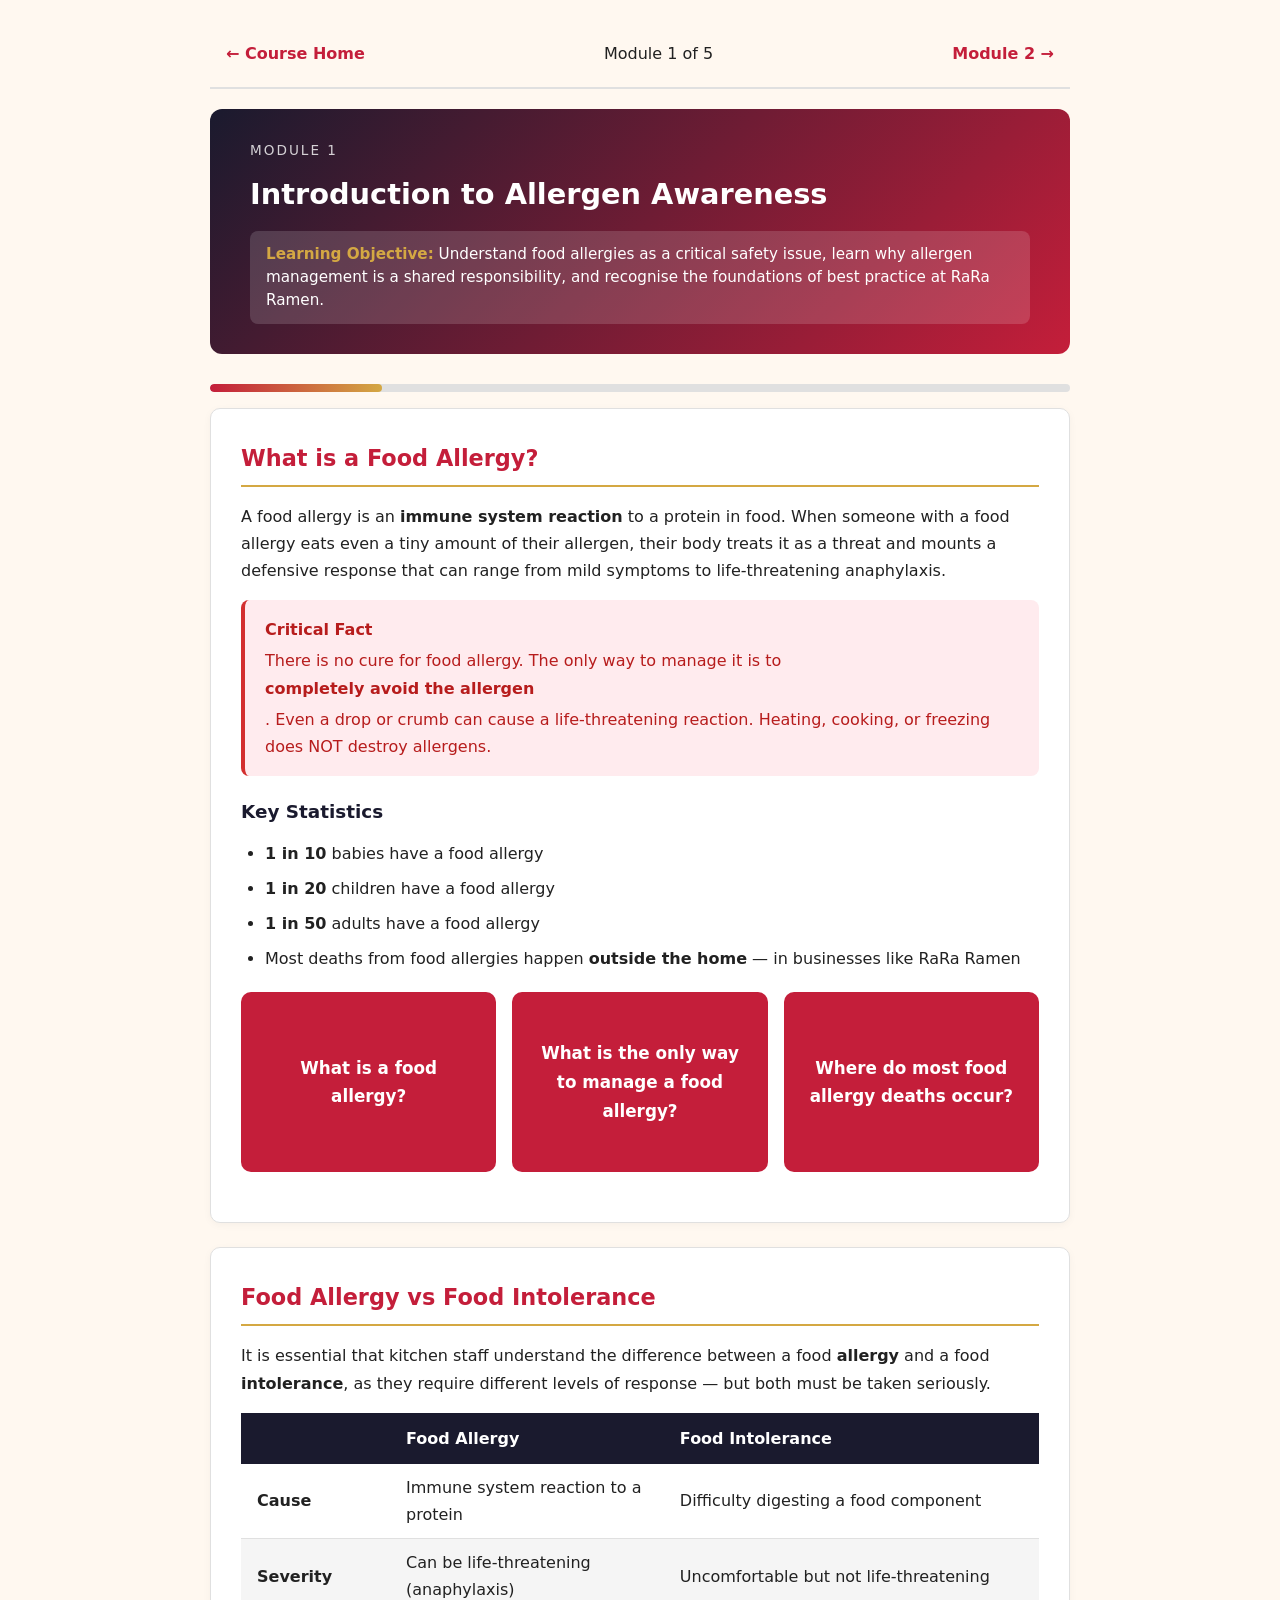
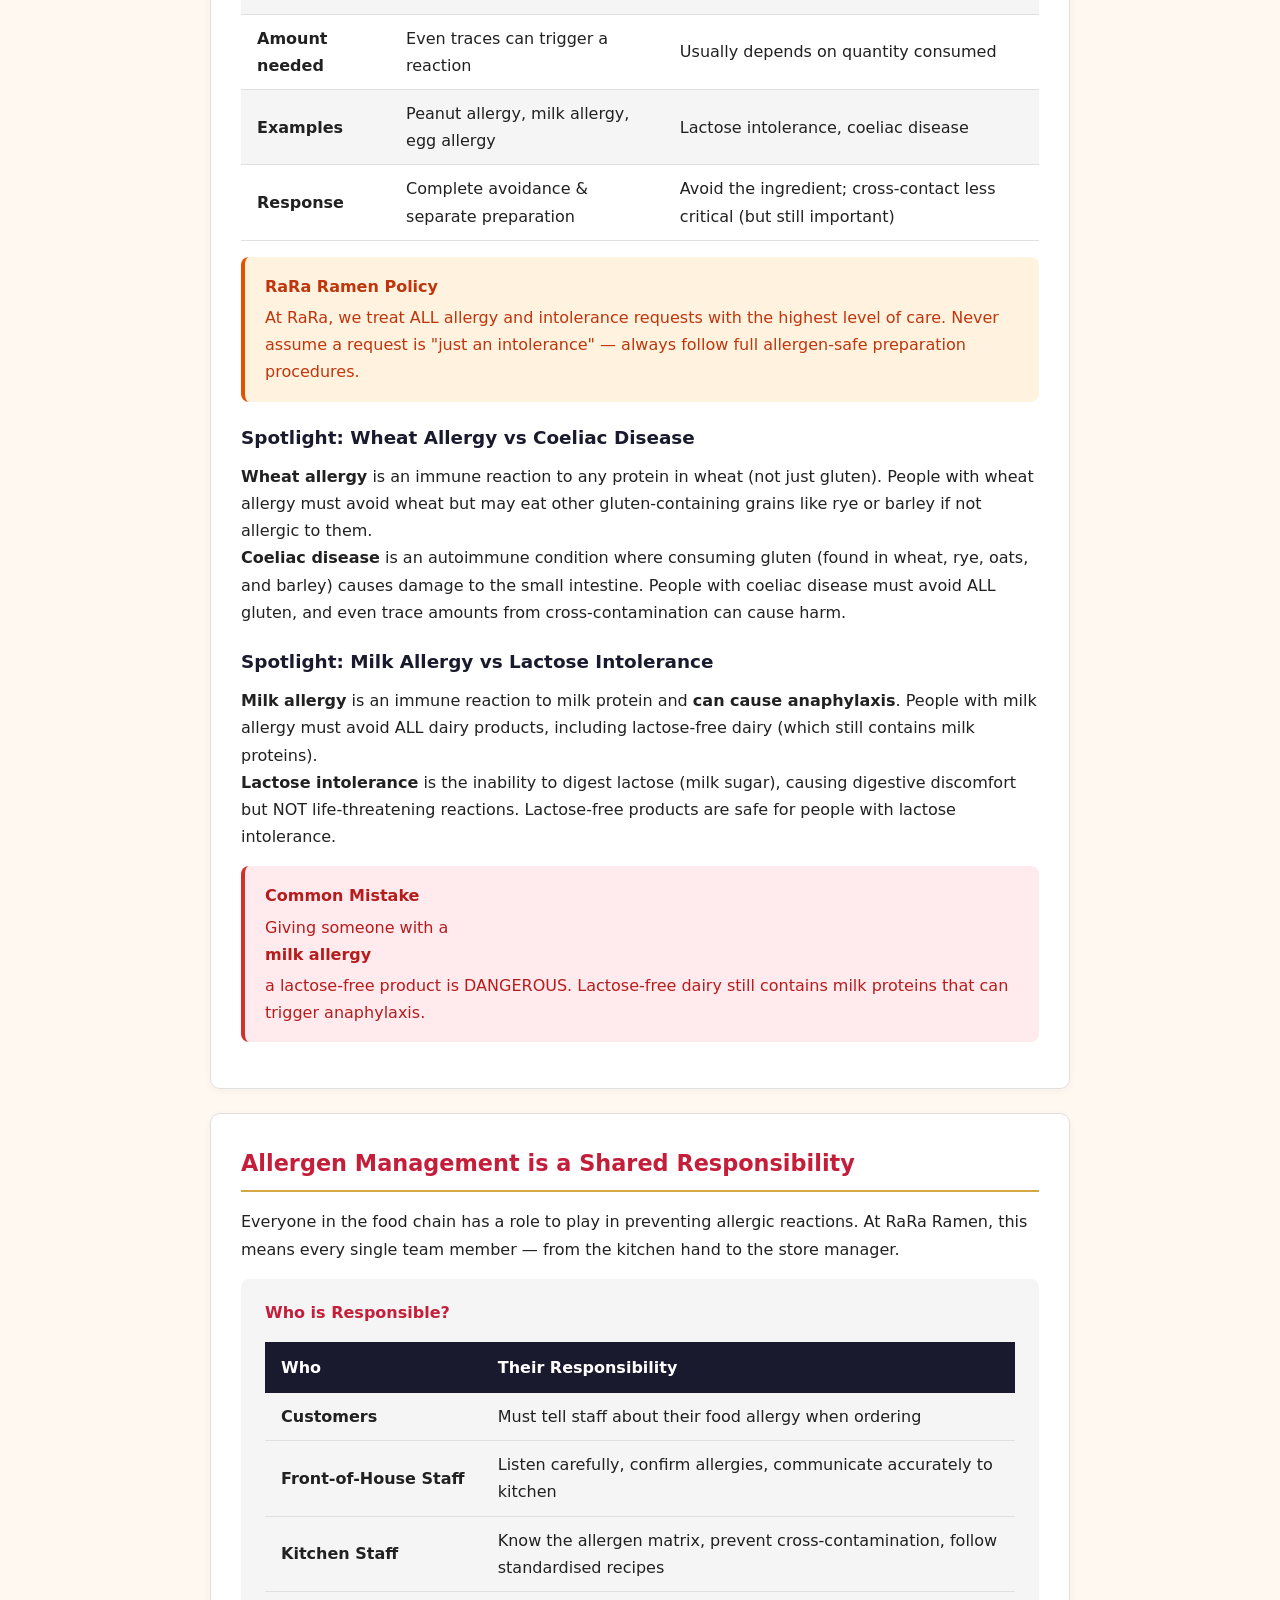
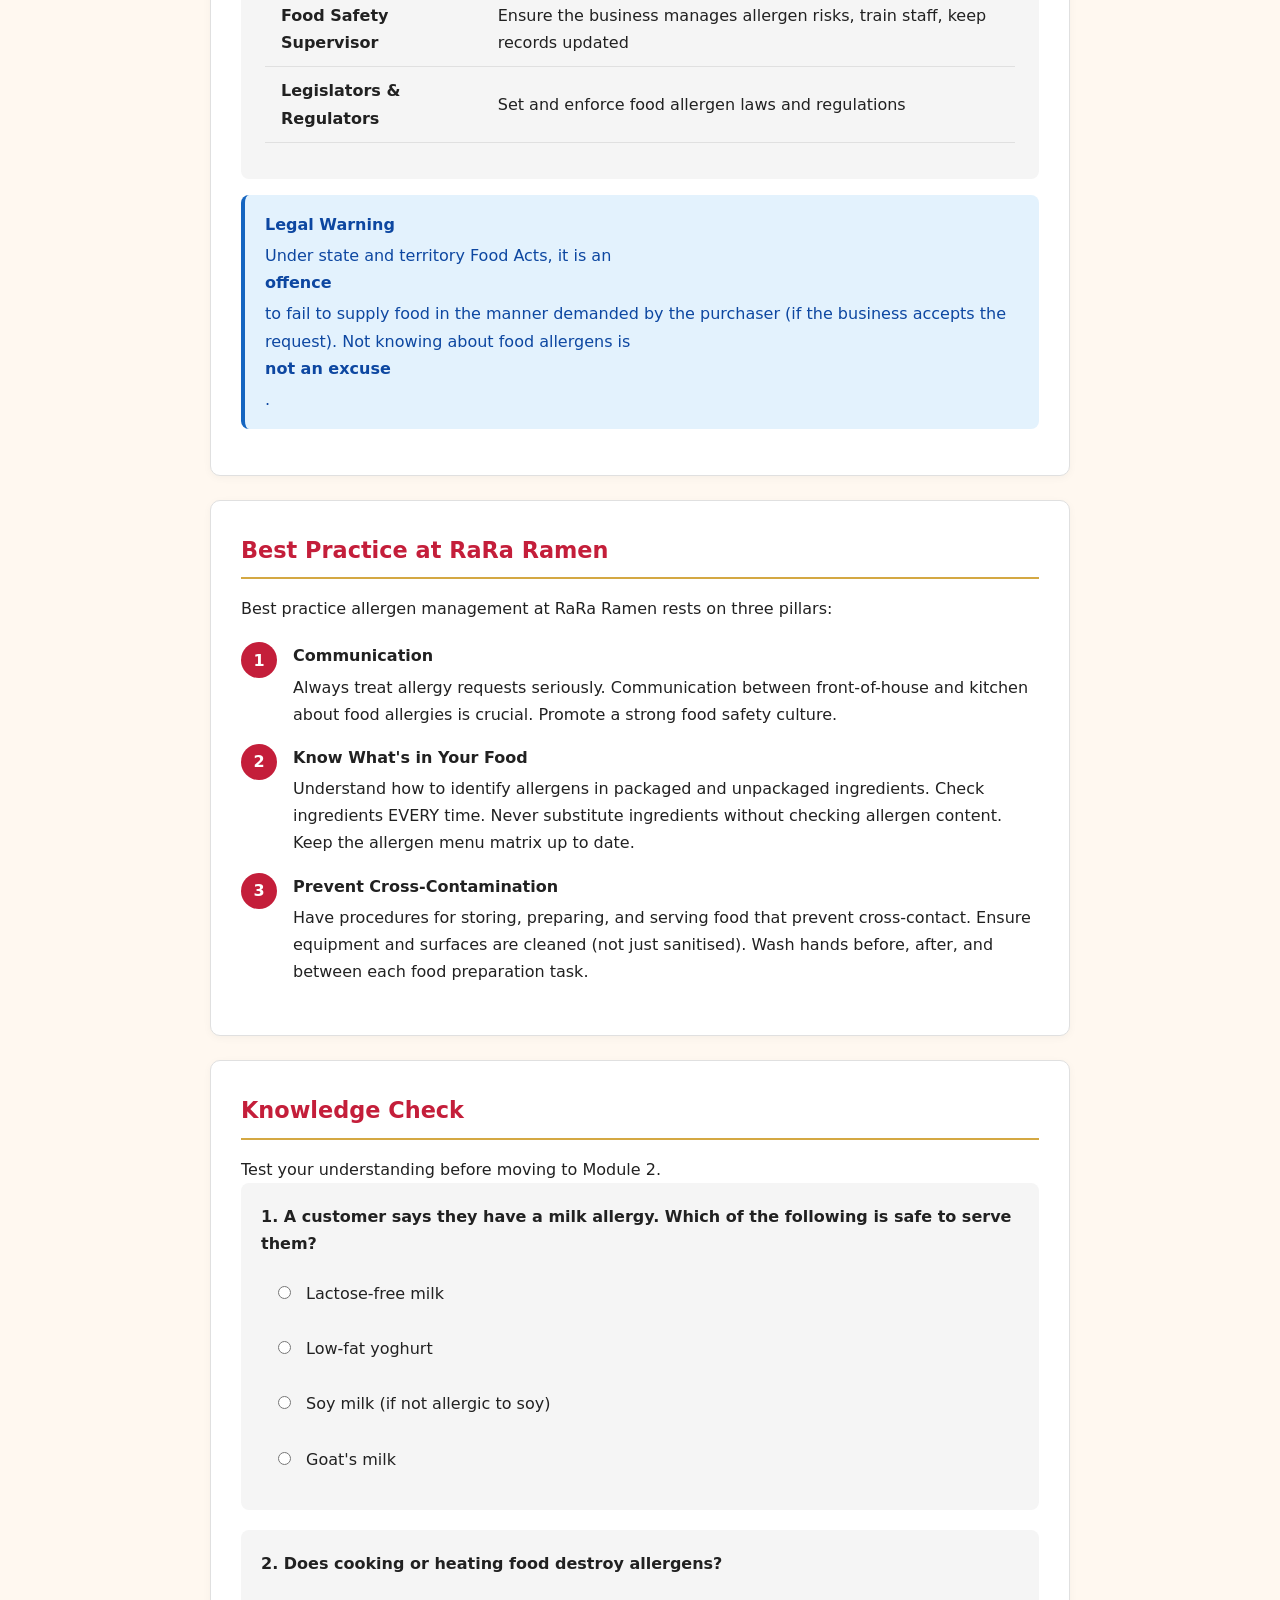
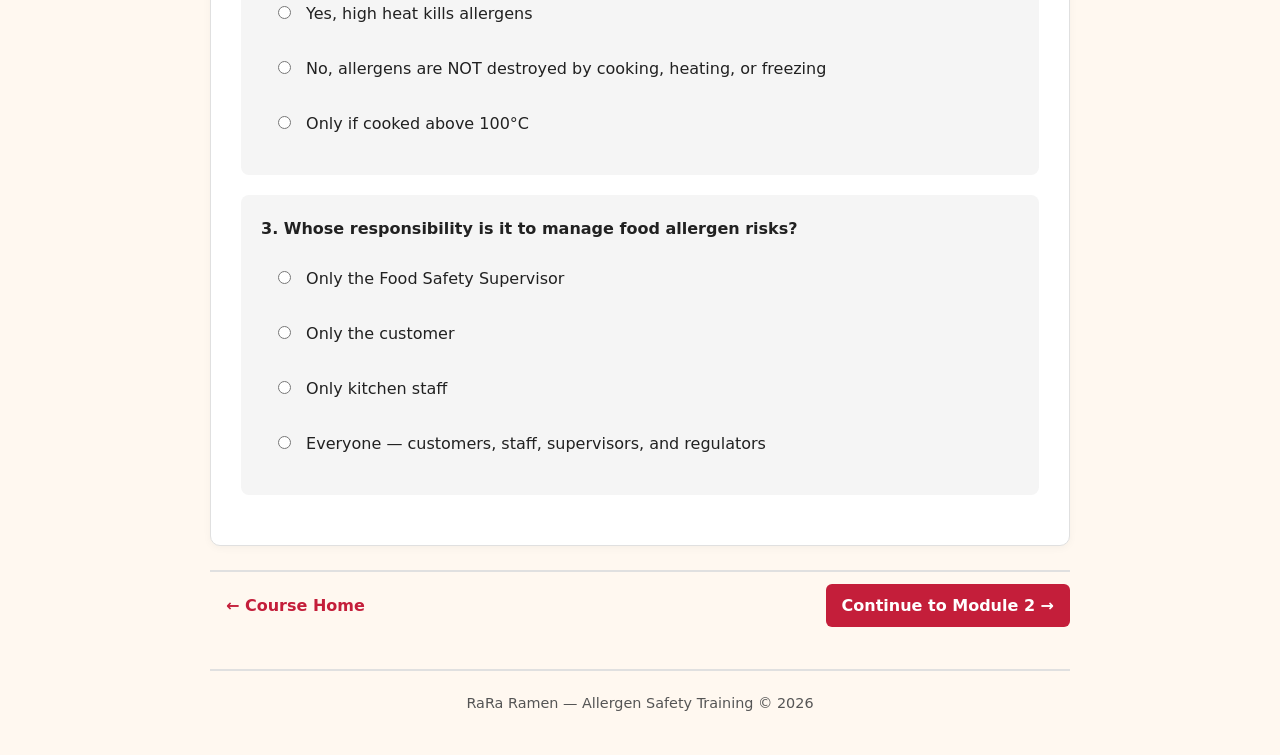
<file: modules/module-1.html>
<!DOCTYPE html>
<html lang="en">
<head>
  <meta charset="UTF-8">
  <meta name="viewport" content="width=device-width, initial-scale=1.0">
  <title>Module 1: Introduction to Allergen Awareness | RaRa Ramen</title>
  <link rel="stylesheet" href="../styles.css">
</head>
<body>

  <div class="nav-bar">
    <a href="../index.html">&larr; Course Home</a>
    <span>Module 1 of 5</span>
    <a href="module-2.html">Module 2 &rarr;</a>
  </div>

  <div class="module-header">
    <div class="module-number">Module 1</div>
    <h1>Introduction to Allergen Awareness</h1>
    <div class="learning-objective">
      <strong>Learning Objective:</strong> Understand food allergies as a critical safety issue, learn why allergen management is a shared responsibility, and recognise the foundations of best practice at RaRa Ramen.
    </div>
  </div>

  <div class="progress-bar"><div class="progress-fill" style="width: 20%"></div></div>

  <!-- Section 1: What is a Food Allergy -->
  <div class="section">
    <h2>What is a Food Allergy?</h2>
    <p>A food allergy is an <strong>immune system reaction</strong> to a protein in food. When someone with a food allergy eats even a tiny amount of their allergen, their body treats it as a threat and mounts a defensive response that can range from mild symptoms to life-threatening anaphylaxis.</p>

    <div class="alert alert-danger">
      <strong>Critical Fact</strong>
      There is no cure for food allergy. The only way to manage it is to <strong>completely avoid the allergen</strong>. Even a drop or crumb can cause a life-threatening reaction. Heating, cooking, or freezing does NOT destroy allergens.
    </div>

    <h3>Key Statistics</h3>
    <ul>
      <li><strong>1 in 10</strong> babies have a food allergy</li>
      <li><strong>1 in 20</strong> children have a food allergy</li>
      <li><strong>1 in 50</strong> adults have a food allergy</li>
      <li>Most deaths from food allergies happen <strong>outside the home</strong> &mdash; in businesses like RaRa Ramen</li>
    </ul>

    <div class="flipcard-container">
      <div class="flipcard" onclick="this.classList.toggle('flipped')">
        <div class="flipcard-inner">
          <div class="flipcard-front">What is a food allergy?</div>
          <div class="flipcard-back">A serious immune response to a protein in food that can cause severe reactions, including anaphylaxis.</div>
        </div>
      </div>
      <div class="flipcard" onclick="this.classList.toggle('flipped')">
        <div class="flipcard-inner">
          <div class="flipcard-front">What is the only way to manage a food allergy?</div>
          <div class="flipcard-back">Completely avoid the allergen. There is no cure &mdash; even tiny amounts can trigger a reaction.</div>
        </div>
      </div>
      <div class="flipcard" onclick="this.classList.toggle('flipped')">
        <div class="flipcard-inner">
          <div class="flipcard-front">Where do most food allergy deaths occur?</div>
          <div class="flipcard-back">Outside the home &mdash; in restaurants, cafes, and food service businesses.</div>
        </div>
      </div>
    </div>
  </div>

  <!-- Section 2: Allergy vs Intolerance -->
  <div class="section">
    <h2>Food Allergy vs Food Intolerance</h2>
    <p>It is essential that kitchen staff understand the difference between a food <strong>allergy</strong> and a food <strong>intolerance</strong>, as they require different levels of response &mdash; but both must be taken seriously.</p>

    <table>
      <thead>
        <tr>
          <th></th>
          <th>Food Allergy</th>
          <th>Food Intolerance</th>
        </tr>
      </thead>
      <tbody>
        <tr>
          <td><strong>Cause</strong></td>
          <td>Immune system reaction to a protein</td>
          <td>Difficulty digesting a food component</td>
        </tr>
        <tr>
          <td><strong>Severity</strong></td>
          <td>Can be life-threatening (anaphylaxis)</td>
          <td>Uncomfortable but not life-threatening</td>
        </tr>
        <tr>
          <td><strong>Amount needed</strong></td>
          <td>Even traces can trigger a reaction</td>
          <td>Usually depends on quantity consumed</td>
        </tr>
        <tr>
          <td><strong>Examples</strong></td>
          <td>Peanut allergy, milk allergy, egg allergy</td>
          <td>Lactose intolerance, coeliac disease</td>
        </tr>
        <tr>
          <td><strong>Response</strong></td>
          <td>Complete avoidance &amp; separate preparation</td>
          <td>Avoid the ingredient; cross-contact less critical (but still important)</td>
        </tr>
      </tbody>
    </table>

    <div class="alert alert-warning">
      <strong>RaRa Ramen Policy</strong>
      At RaRa, we treat ALL allergy and intolerance requests with the highest level of care. Never assume a request is "just an intolerance" &mdash; always follow full allergen-safe preparation procedures.
    </div>

    <h3>Spotlight: Wheat Allergy vs Coeliac Disease</h3>
    <p><strong>Wheat allergy</strong> is an immune reaction to any protein in wheat (not just gluten). People with wheat allergy must avoid wheat but may eat other gluten-containing grains like rye or barley if not allergic to them.</p>
    <p><strong>Coeliac disease</strong> is an autoimmune condition where consuming gluten (found in wheat, rye, oats, and barley) causes damage to the small intestine. People with coeliac disease must avoid ALL gluten, and even trace amounts from cross-contamination can cause harm.</p>

    <h3>Spotlight: Milk Allergy vs Lactose Intolerance</h3>
    <p><strong>Milk allergy</strong> is an immune reaction to milk protein and <strong>can cause anaphylaxis</strong>. People with milk allergy must avoid ALL dairy products, including lactose-free dairy (which still contains milk proteins).</p>
    <p><strong>Lactose intolerance</strong> is the inability to digest lactose (milk sugar), causing digestive discomfort but NOT life-threatening reactions. Lactose-free products are safe for people with lactose intolerance.</p>

    <div class="alert alert-danger">
      <strong>Common Mistake</strong>
      Giving someone with a <strong>milk allergy</strong> a lactose-free product is DANGEROUS. Lactose-free dairy still contains milk proteins that can trigger anaphylaxis.
    </div>
  </div>

  <!-- Section 3: Shared Responsibility -->
  <div class="section">
    <h2>Allergen Management is a Shared Responsibility</h2>
    <p>Everyone in the food chain has a role to play in preventing allergic reactions. At RaRa Ramen, this means every single team member &mdash; from the kitchen hand to the store manager.</p>

    <div class="key-points">
      <h4>Who is Responsible?</h4>
      <table>
        <thead>
          <tr><th>Who</th><th>Their Responsibility</th></tr>
        </thead>
        <tbody>
          <tr>
            <td><strong>Customers</strong></td>
            <td>Must tell staff about their food allergy when ordering</td>
          </tr>
          <tr>
            <td><strong>Front-of-House Staff</strong></td>
            <td>Listen carefully, confirm allergies, communicate accurately to kitchen</td>
          </tr>
          <tr>
            <td><strong>Kitchen Staff</strong></td>
            <td>Know the allergen matrix, prevent cross-contamination, follow standardised recipes</td>
          </tr>
          <tr>
            <td><strong>Food Safety Supervisor</strong></td>
            <td>Ensure the business manages allergen risks, train staff, keep records updated</td>
          </tr>
          <tr>
            <td><strong>Legislators &amp; Regulators</strong></td>
            <td>Set and enforce food allergen laws and regulations</td>
          </tr>
        </tbody>
      </table>
    </div>

    <div class="alert alert-info">
      <strong>Legal Warning</strong>
      Under state and territory Food Acts, it is an <strong>offence</strong> to fail to supply food in the manner demanded by the purchaser (if the business accepts the request). Not knowing about food allergens is <strong>not an excuse</strong>.
    </div>
  </div>

  <!-- Section 4: Best Practice Foundations -->
  <div class="section">
    <h2>Best Practice at RaRa Ramen</h2>
    <p>Best practice allergen management at RaRa Ramen rests on three pillars:</p>

    <div class="steps">
      <div class="step">
        <div class="step-number">1</div>
        <div class="step-content">
          <strong>Communication</strong>
          Always treat allergy requests seriously. Communication between front-of-house and kitchen about food allergies is crucial. Promote a strong food safety culture.
        </div>
      </div>
      <div class="step">
        <div class="step-number">2</div>
        <div class="step-content">
          <strong>Know What's in Your Food</strong>
          Understand how to identify allergens in packaged and unpackaged ingredients. Check ingredients EVERY time. Never substitute ingredients without checking allergen content. Keep the allergen menu matrix up to date.
        </div>
      </div>
      <div class="step">
        <div class="step-number">3</div>
        <div class="step-content">
          <strong>Prevent Cross-Contamination</strong>
          Have procedures for storing, preparing, and serving food that prevent cross-contact. Ensure equipment and surfaces are cleaned (not just sanitised). Wash hands before, after, and between each food preparation task.
        </div>
      </div>
    </div>
  </div>

  <!-- Section 5: Quick Knowledge Check -->
  <div class="section">
    <h2>Knowledge Check</h2>
    <p>Test your understanding before moving to Module 2.</p>

    <div class="question" id="q1">
      <p>1. A customer says they have a milk allergy. Which of the following is safe to serve them?</p>
      <label><input type="radio" name="q1" value="a" onclick="checkAnswer('q1','c')"> Lactose-free milk</label>
      <label><input type="radio" name="q1" value="b" onclick="checkAnswer('q1','c')"> Low-fat yoghurt</label>
      <label><input type="radio" name="q1" value="c" onclick="checkAnswer('q1','c')"> Soy milk (if not allergic to soy)</label>
      <label><input type="radio" name="q1" value="d" onclick="checkAnswer('q1','c')"> Goat's milk</label>
      <div class="feedback" id="q1-correct">Correct! Soy milk (if they're not also allergic to soy) does not contain milk proteins. Lactose-free, low-fat dairy, and goat's milk all contain milk proteins.</div>
      <div class="feedback" id="q1-incorrect">Not quite. Lactose-free dairy, low-fat dairy, and goat's milk all still contain milk proteins that can trigger anaphylaxis. Soy milk (if they're not allergic to soy) would be the safe option.</div>
    </div>

    <div class="question" id="q2">
      <p>2. Does cooking or heating food destroy allergens?</p>
      <label><input type="radio" name="q2" value="a" onclick="checkAnswer('q2','b')"> Yes, high heat kills allergens</label>
      <label><input type="radio" name="q2" value="b" onclick="checkAnswer('q2','b')"> No, allergens are NOT destroyed by cooking, heating, or freezing</label>
      <label><input type="radio" name="q2" value="c" onclick="checkAnswer('q2','b')"> Only if cooked above 100&deg;C</label>
      <div class="feedback" id="q2-correct">Correct! Heating, cooking, or freezing does NOT destroy allergens. The food remains unsafe for a person with that allergy.</div>
      <div class="feedback" id="q2-incorrect">Incorrect. Allergens are proteins that are NOT destroyed by heat, cooking, or freezing. The food remains unsafe regardless of how it's prepared.</div>
    </div>

    <div class="question" id="q3">
      <p>3. Whose responsibility is it to manage food allergen risks?</p>
      <label><input type="radio" name="q3" value="a" onclick="checkAnswer('q3','d')"> Only the Food Safety Supervisor</label>
      <label><input type="radio" name="q3" value="b" onclick="checkAnswer('q3','d')"> Only the customer</label>
      <label><input type="radio" name="q3" value="c" onclick="checkAnswer('q3','d')"> Only kitchen staff</label>
      <label><input type="radio" name="q3" value="d" onclick="checkAnswer('q3','d')"> Everyone &mdash; customers, staff, supervisors, and regulators</label>
      <div class="feedback" id="q3-correct">Correct! Allergen management is a shared responsibility across the entire food chain.</div>
      <div class="feedback" id="q3-incorrect">Not quite. Allergen management is a SHARED responsibility &mdash; customers, front-of-house, kitchen, supervisors, and regulators all play a role.</div>
    </div>
  </div>

  <div class="nav-bar" style="border-top: 2px solid var(--border-light); border-bottom: none; margin-top: 20px;">
    <a href="../index.html">&larr; Course Home</a>
    <a href="module-2.html" class="btn btn-primary">Continue to Module 2 &rarr;</a>
  </div>

  <div class="module-footer">
    <p>RaRa Ramen &mdash; Allergen Safety Training &copy; 2026</p>
  </div>

  <script>
    function checkAnswer(qId, correctValue) {
      const selected = document.querySelector(`input[name="${qId}"]:checked`);
      if (!selected) return;
      const correct = document.getElementById(`${qId}-correct`);
      const incorrect = document.getElementById(`${qId}-incorrect`);
      if (selected.value === correctValue) {
        correct.style.display = 'block';
        incorrect.style.display = 'none';
      } else {
        correct.style.display = 'none';
        incorrect.style.display = 'block';
      }
    }
  </script>

</body>
</html>
</file>
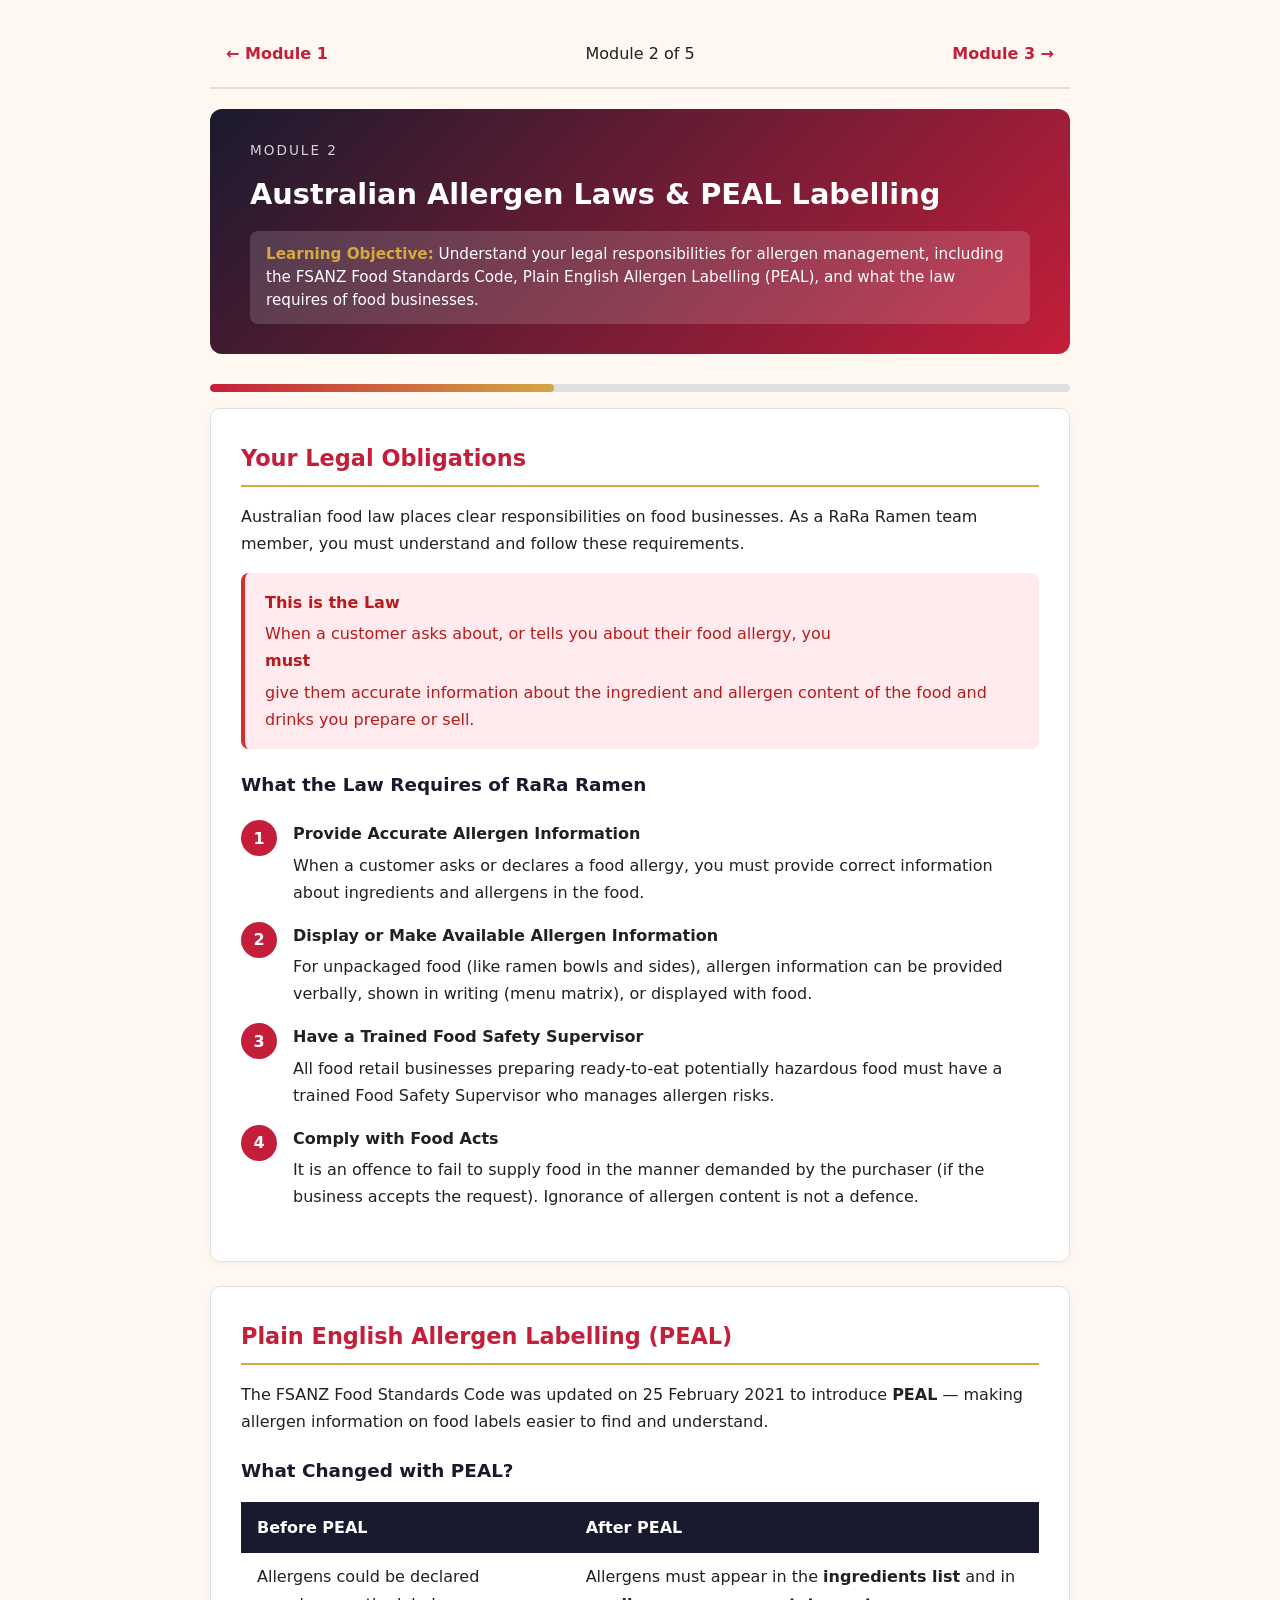
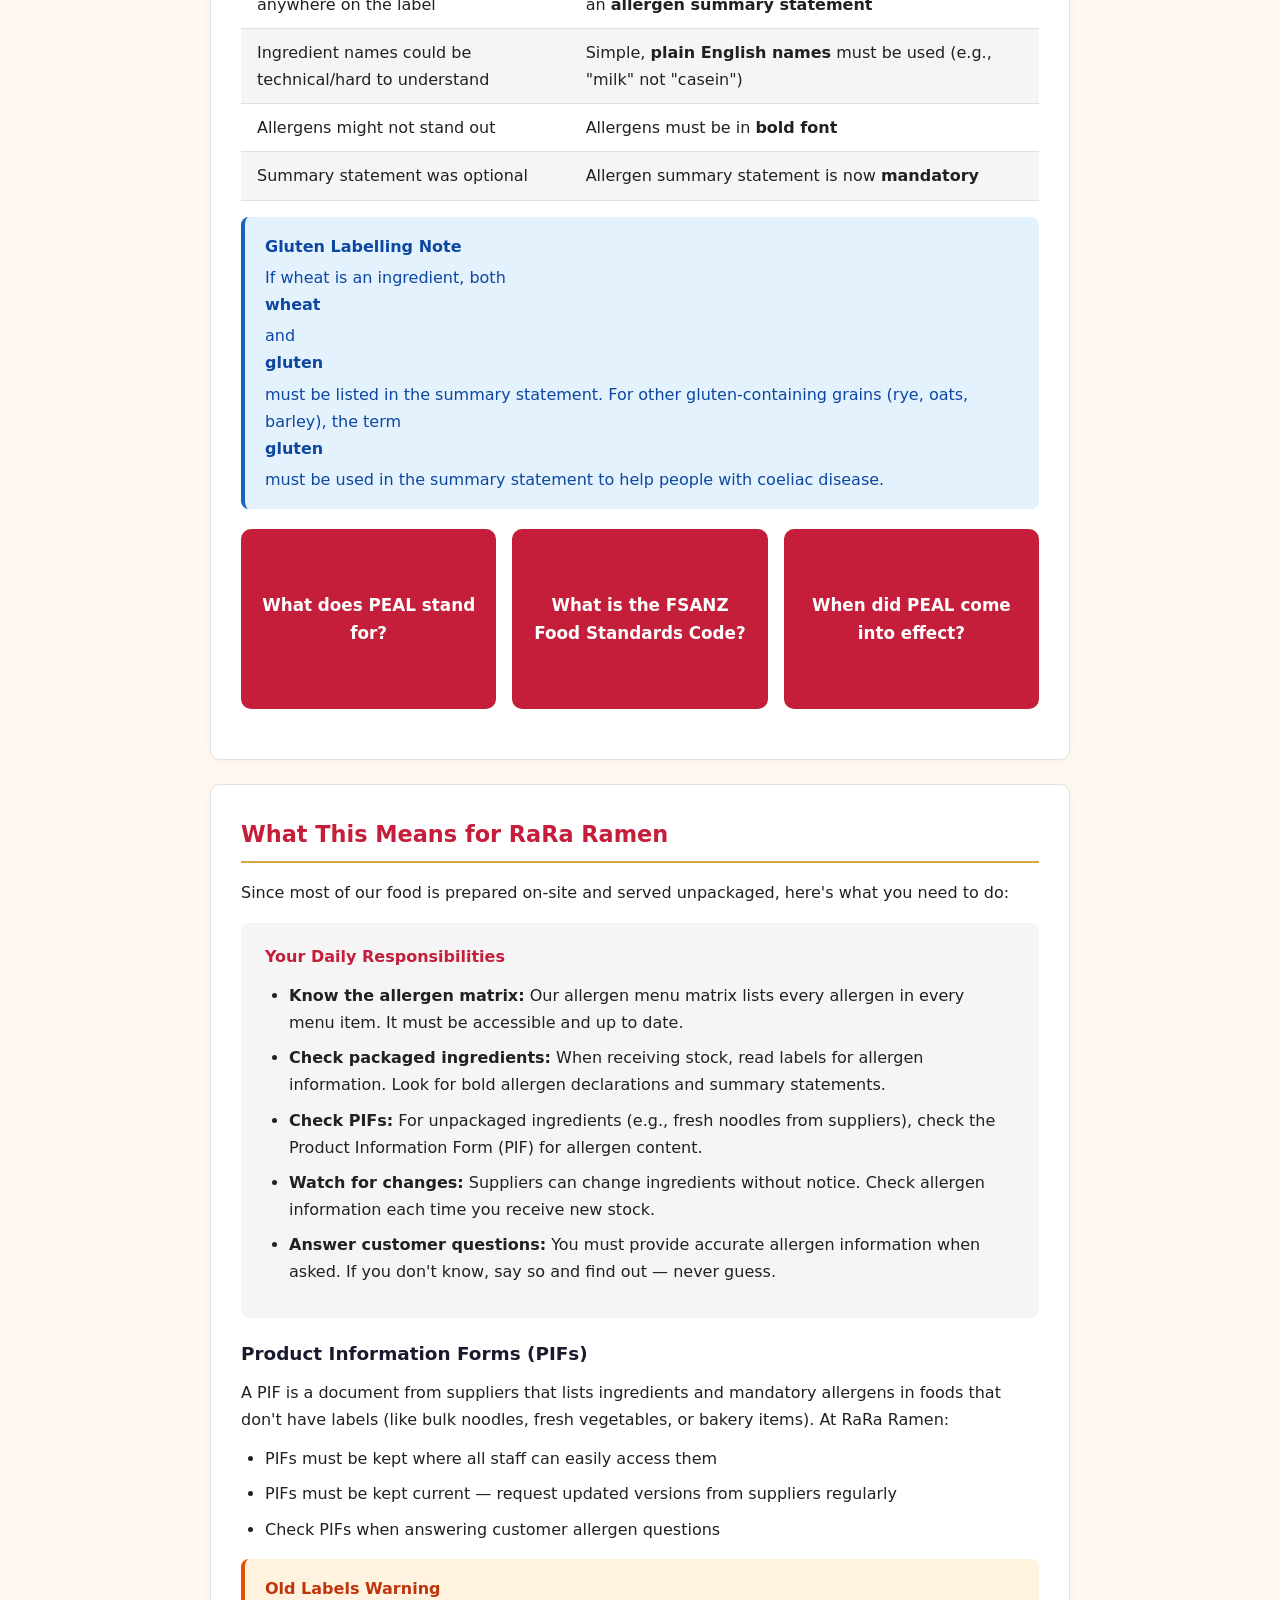
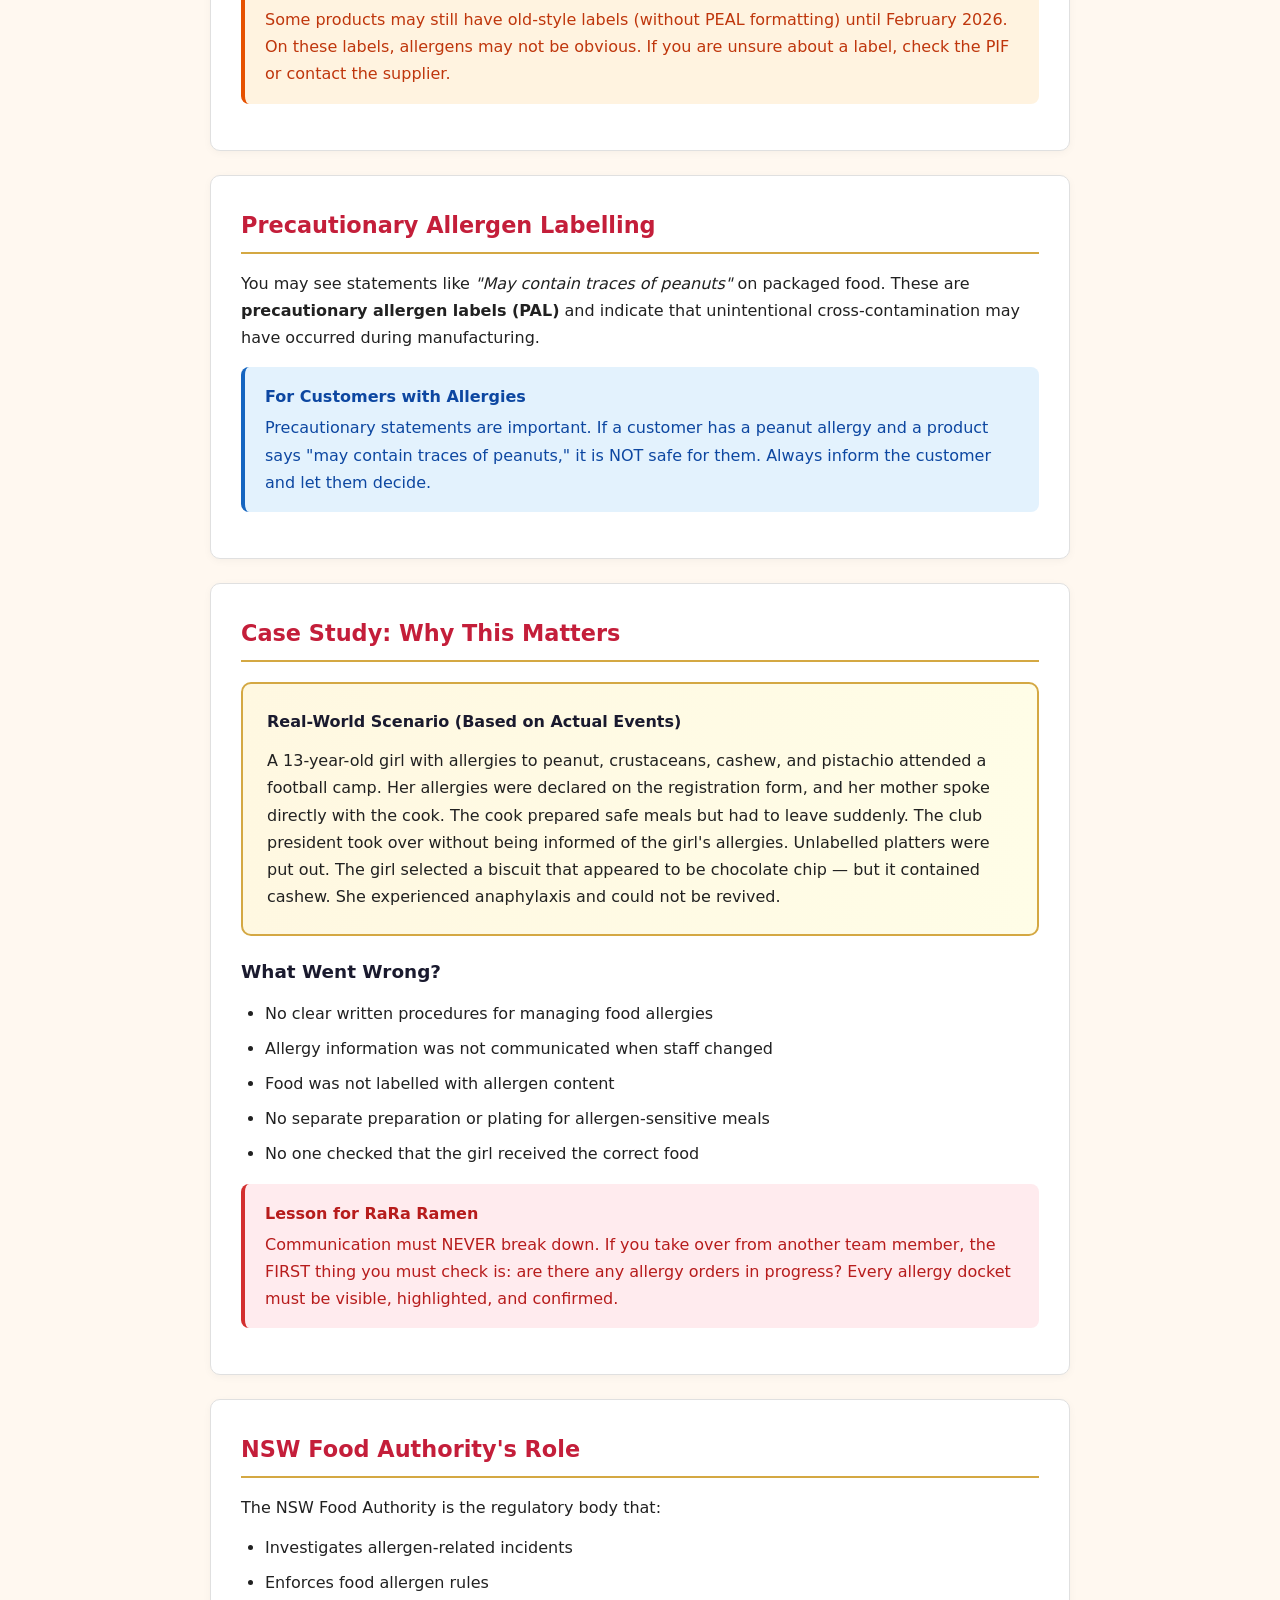
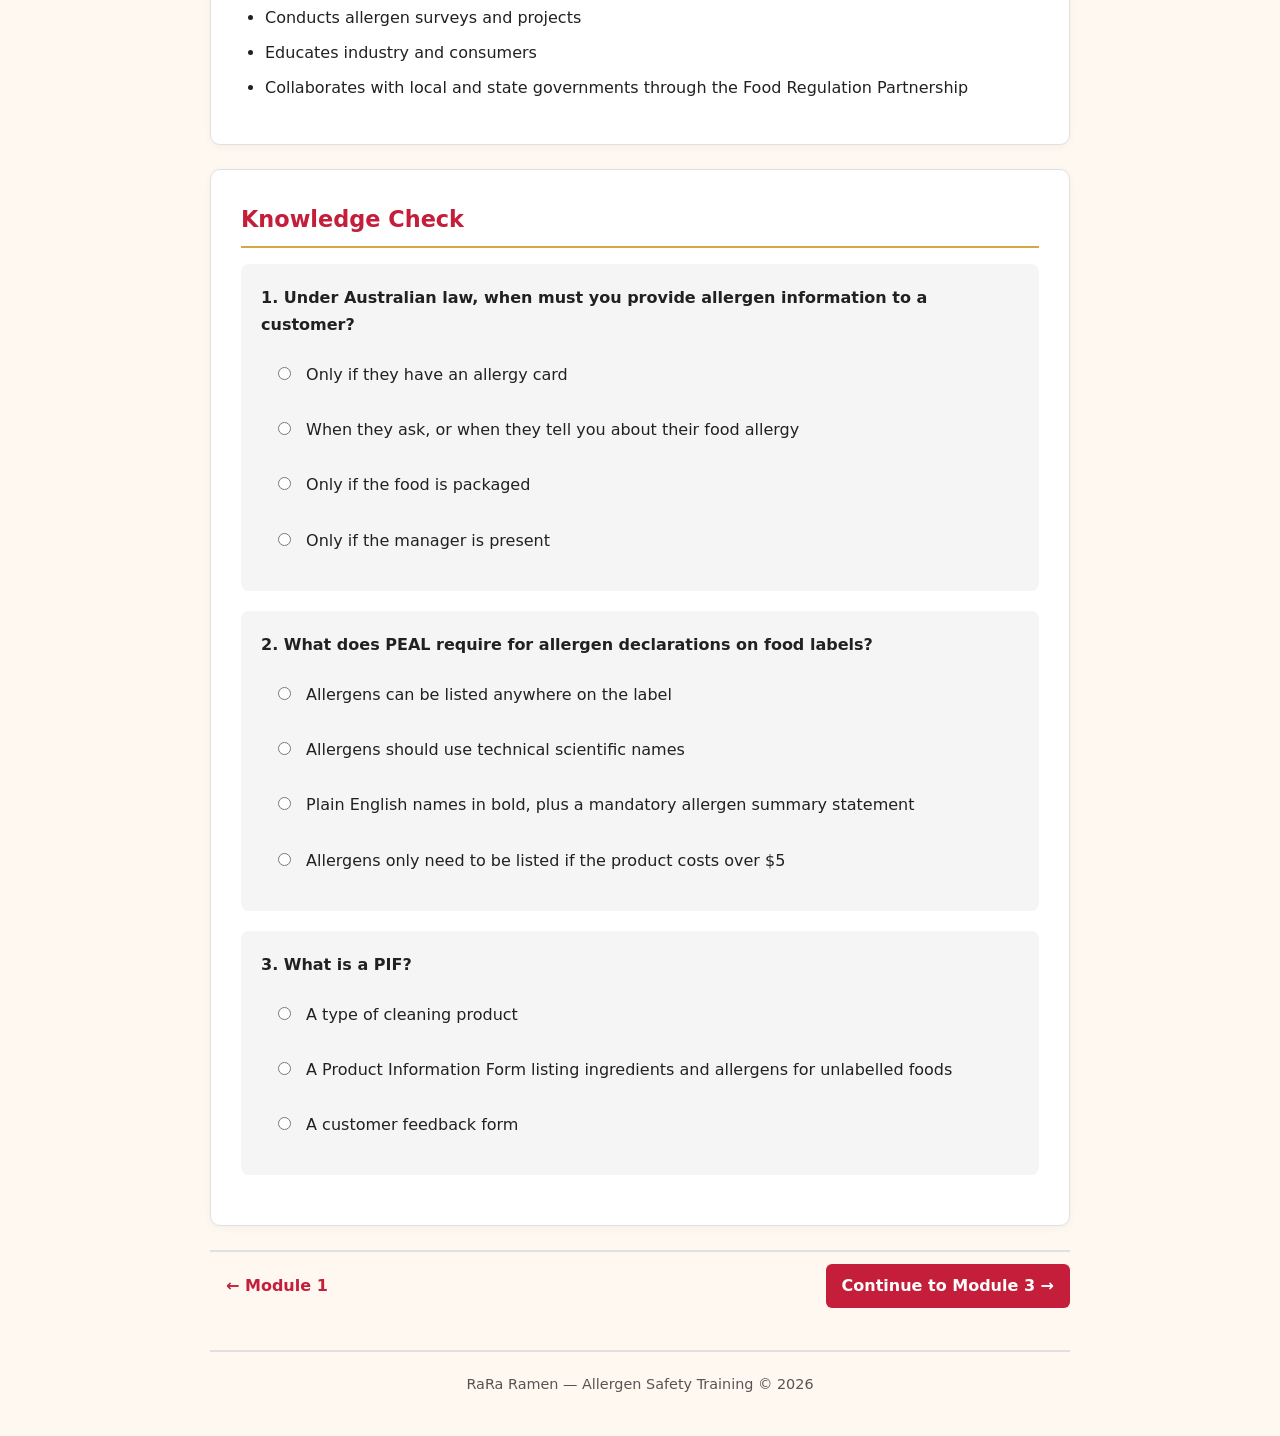
<file: modules/module-2.html>
<!DOCTYPE html>
<html lang="en">
<head>
  <meta charset="UTF-8">
  <meta name="viewport" content="width=device-width, initial-scale=1.0">
  <title>Module 2: Australian Allergen Laws & PEAL Labelling | RaRa Ramen</title>
  <link rel="stylesheet" href="../styles.css">
</head>
<body>

  <div class="nav-bar">
    <a href="module-1.html">&larr; Module 1</a>
    <span>Module 2 of 5</span>
    <a href="module-3.html">Module 3 &rarr;</a>
  </div>

  <div class="module-header">
    <div class="module-number">Module 2</div>
    <h1>Australian Allergen Laws &amp; PEAL Labelling</h1>
    <div class="learning-objective">
      <strong>Learning Objective:</strong> Understand your legal responsibilities for allergen management, including the FSANZ Food Standards Code, Plain English Allergen Labelling (PEAL), and what the law requires of food businesses.
    </div>
  </div>

  <div class="progress-bar"><div class="progress-fill" style="width: 40%"></div></div>

  <!-- Section 1: Legal Obligations -->
  <div class="section">
    <h2>Your Legal Obligations</h2>
    <p>Australian food law places clear responsibilities on food businesses. As a RaRa Ramen team member, you must understand and follow these requirements.</p>

    <div class="alert alert-danger">
      <strong>This is the Law</strong>
      When a customer asks about, or tells you about their food allergy, you <strong>must</strong> give them accurate information about the ingredient and allergen content of the food and drinks you prepare or sell.
    </div>

    <h3>What the Law Requires of RaRa Ramen</h3>
    <div class="steps">
      <div class="step">
        <div class="step-number">1</div>
        <div class="step-content">
          <strong>Provide Accurate Allergen Information</strong>
          When a customer asks or declares a food allergy, you must provide correct information about ingredients and allergens in the food.
        </div>
      </div>
      <div class="step">
        <div class="step-number">2</div>
        <div class="step-content">
          <strong>Display or Make Available Allergen Information</strong>
          For unpackaged food (like ramen bowls and sides), allergen information can be provided verbally, shown in writing (menu matrix), or displayed with food.
        </div>
      </div>
      <div class="step">
        <div class="step-number">3</div>
        <div class="step-content">
          <strong>Have a Trained Food Safety Supervisor</strong>
          All food retail businesses preparing ready-to-eat potentially hazardous food must have a trained Food Safety Supervisor who manages allergen risks.
        </div>
      </div>
      <div class="step">
        <div class="step-number">4</div>
        <div class="step-content">
          <strong>Comply with Food Acts</strong>
          It is an offence to fail to supply food in the manner demanded by the purchaser (if the business accepts the request). Ignorance of allergen content is not a defence.
        </div>
      </div>
    </div>
  </div>

  <!-- Section 2: PEAL -->
  <div class="section">
    <h2>Plain English Allergen Labelling (PEAL)</h2>
    <p>The FSANZ Food Standards Code was updated on 25 February 2021 to introduce <strong>PEAL</strong> &mdash; making allergen information on food labels easier to find and understand.</p>

    <h3>What Changed with PEAL?</h3>
    <table>
      <thead>
        <tr><th>Before PEAL</th><th>After PEAL</th></tr>
      </thead>
      <tbody>
        <tr>
          <td>Allergens could be declared anywhere on the label</td>
          <td>Allergens must appear in the <strong>ingredients list</strong> and in an <strong>allergen summary statement</strong></td>
        </tr>
        <tr>
          <td>Ingredient names could be technical/hard to understand</td>
          <td>Simple, <strong>plain English names</strong> must be used (e.g., "milk" not "casein")</td>
        </tr>
        <tr>
          <td>Allergens might not stand out</td>
          <td>Allergens must be in <strong>bold font</strong></td>
        </tr>
        <tr>
          <td>Summary statement was optional</td>
          <td>Allergen summary statement is now <strong>mandatory</strong></td>
        </tr>
      </tbody>
    </table>

    <div class="alert alert-info">
      <strong>Gluten Labelling Note</strong>
      If wheat is an ingredient, both <strong>wheat</strong> and <strong>gluten</strong> must be listed in the summary statement. For other gluten-containing grains (rye, oats, barley), the term <strong>gluten</strong> must be used in the summary statement to help people with coeliac disease.
    </div>

    <div class="flipcard-container">
      <div class="flipcard" onclick="this.classList.toggle('flipped')">
        <div class="flipcard-inner">
          <div class="flipcard-front">What does PEAL stand for?</div>
          <div class="flipcard-back">Plain English Allergen Labelling &mdash; a requirement for simple, bold allergen declarations on food labels.</div>
        </div>
      </div>
      <div class="flipcard" onclick="this.classList.toggle('flipped')">
        <div class="flipcard-inner">
          <div class="flipcard-front">What is the FSANZ Food Standards Code?</div>
          <div class="flipcard-back">The regulations that set the rules for food allergen labelling across Australia.</div>
        </div>
      </div>
      <div class="flipcard" onclick="this.classList.toggle('flipped')">
        <div class="flipcard-inner">
          <div class="flipcard-front">When did PEAL come into effect?</div>
          <div class="flipcard-back">25 February 2021. Full compliance required by February 2026.</div>
        </div>
      </div>
    </div>
  </div>

  <!-- Section 3: What This Means for RaRa -->
  <div class="section">
    <h2>What This Means for RaRa Ramen</h2>
    <p>Since most of our food is prepared on-site and served unpackaged, here's what you need to do:</p>

    <div class="key-points">
      <h4>Your Daily Responsibilities</h4>
      <ul>
        <li><strong>Know the allergen matrix:</strong> Our allergen menu matrix lists every allergen in every menu item. It must be accessible and up to date.</li>
        <li><strong>Check packaged ingredients:</strong> When receiving stock, read labels for allergen information. Look for bold allergen declarations and summary statements.</li>
        <li><strong>Check PIFs:</strong> For unpackaged ingredients (e.g., fresh noodles from suppliers), check the Product Information Form (PIF) for allergen content.</li>
        <li><strong>Watch for changes:</strong> Suppliers can change ingredients without notice. Check allergen information each time you receive new stock.</li>
        <li><strong>Answer customer questions:</strong> You must provide accurate allergen information when asked. If you don't know, say so and find out &mdash; never guess.</li>
      </ul>
    </div>

    <h3>Product Information Forms (PIFs)</h3>
    <p>A PIF is a document from suppliers that lists ingredients and mandatory allergens in foods that don't have labels (like bulk noodles, fresh vegetables, or bakery items). At RaRa Ramen:</p>
    <ul>
      <li>PIFs must be kept where all staff can easily access them</li>
      <li>PIFs must be kept current &mdash; request updated versions from suppliers regularly</li>
      <li>Check PIFs when answering customer allergen questions</li>
    </ul>

    <div class="alert alert-warning">
      <strong>Old Labels Warning</strong>
      Some products may still have old-style labels (without PEAL formatting) until February 2026. On these labels, allergens may not be obvious. If you are unsure about a label, check the PIF or contact the supplier.
    </div>
  </div>

  <!-- Section 4: Precautionary Labelling -->
  <div class="section">
    <h2>Precautionary Allergen Labelling</h2>
    <p>You may see statements like <em>"May contain traces of peanuts"</em> on packaged food. These are <strong>precautionary allergen labels (PAL)</strong> and indicate that unintentional cross-contamination may have occurred during manufacturing.</p>

    <div class="alert alert-info">
      <strong>For Customers with Allergies</strong>
      Precautionary statements are important. If a customer has a peanut allergy and a product says "may contain traces of peanuts," it is NOT safe for them. Always inform the customer and let them decide.
    </div>
  </div>

  <!-- Section 5: Case Study -->
  <div class="section">
    <h2>Case Study: Why This Matters</h2>
    <div class="scenario">
      <h4>Real-World Scenario (Based on Actual Events)</h4>
      <p>A 13-year-old girl with allergies to peanut, crustaceans, cashew, and pistachio attended a football camp. Her allergies were declared on the registration form, and her mother spoke directly with the cook. The cook prepared safe meals but had to leave suddenly. The club president took over without being informed of the girl's allergies. Unlabelled platters were put out. The girl selected a biscuit that appeared to be chocolate chip &mdash; but it contained cashew. She experienced anaphylaxis and could not be revived.</p>
    </div>

    <h3>What Went Wrong?</h3>
    <ul>
      <li>No clear written procedures for managing food allergies</li>
      <li>Allergy information was not communicated when staff changed</li>
      <li>Food was not labelled with allergen content</li>
      <li>No separate preparation or plating for allergen-sensitive meals</li>
      <li>No one checked that the girl received the correct food</li>
    </ul>

    <div class="alert alert-danger">
      <strong>Lesson for RaRa Ramen</strong>
      Communication must NEVER break down. If you take over from another team member, the FIRST thing you must check is: are there any allergy orders in progress? Every allergy docket must be visible, highlighted, and confirmed.
    </div>
  </div>

  <!-- Section 6: NSW Food Authority -->
  <div class="section">
    <h2>NSW Food Authority's Role</h2>
    <p>The NSW Food Authority is the regulatory body that:</p>
    <ul>
      <li>Investigates allergen-related incidents</li>
      <li>Enforces food allergen rules</li>
      <li>Conducts allergen surveys and projects</li>
      <li>Educates industry and consumers</li>
      <li>Collaborates with local and state governments through the Food Regulation Partnership</li>
    </ul>
  </div>

  <!-- Knowledge Check -->
  <div class="section">
    <h2>Knowledge Check</h2>

    <div class="question" id="q1">
      <p>1. Under Australian law, when must you provide allergen information to a customer?</p>
      <label><input type="radio" name="q1" value="a" onclick="checkAnswer('q1','b')"> Only if they have an allergy card</label>
      <label><input type="radio" name="q1" value="b" onclick="checkAnswer('q1','b')"> When they ask, or when they tell you about their food allergy</label>
      <label><input type="radio" name="q1" value="c" onclick="checkAnswer('q1','b')"> Only if the food is packaged</label>
      <label><input type="radio" name="q1" value="d" onclick="checkAnswer('q1','b')"> Only if the manager is present</label>
      <div class="feedback" id="q1-correct">Correct! You must provide accurate allergen information whenever a customer asks or declares a food allergy.</div>
      <div class="feedback" id="q1-incorrect">Incorrect. The law requires you to provide accurate allergen information whenever a customer asks or declares their allergy &mdash; regardless of cards, packaging, or who else is present.</div>
    </div>

    <div class="question" id="q2">
      <p>2. What does PEAL require for allergen declarations on food labels?</p>
      <label><input type="radio" name="q2" value="a" onclick="checkAnswer('q2','c')"> Allergens can be listed anywhere on the label</label>
      <label><input type="radio" name="q2" value="b" onclick="checkAnswer('q2','c')"> Allergens should use technical scientific names</label>
      <label><input type="radio" name="q2" value="c" onclick="checkAnswer('q2','c')"> Plain English names in bold, plus a mandatory allergen summary statement</label>
      <label><input type="radio" name="q2" value="d" onclick="checkAnswer('q2','c')"> Allergens only need to be listed if the product costs over $5</label>
      <div class="feedback" id="q2-correct">Correct! PEAL requires plain English names in bold font in the ingredients list AND in a mandatory allergen summary statement.</div>
      <div class="feedback" id="q2-incorrect">Incorrect. PEAL (Plain English Allergen Labelling) requires simple names in bold font, listed in the ingredients and in a mandatory summary statement.</div>
    </div>

    <div class="question" id="q3">
      <p>3. What is a PIF?</p>
      <label><input type="radio" name="q3" value="a" onclick="checkAnswer('q3','b')"> A type of cleaning product</label>
      <label><input type="radio" name="q3" value="b" onclick="checkAnswer('q3','b')"> A Product Information Form listing ingredients and allergens for unlabelled foods</label>
      <label><input type="radio" name="q3" value="c" onclick="checkAnswer('q3','b')"> A customer feedback form</label>
      <div class="feedback" id="q3-correct">Correct! A PIF (Product Information Form) lists ingredients and mandatory allergens for foods that don't have labels.</div>
      <div class="feedback" id="q3-incorrect">Incorrect. A PIF is a Product Information Form &mdash; a document from suppliers listing ingredients and allergens for unlabelled foods.</div>
    </div>
  </div>

  <div class="nav-bar" style="border-top: 2px solid var(--border-light); border-bottom: none; margin-top: 20px;">
    <a href="module-1.html">&larr; Module 1</a>
    <a href="module-3.html" class="btn btn-primary">Continue to Module 3 &rarr;</a>
  </div>

  <div class="module-footer">
    <p>RaRa Ramen &mdash; Allergen Safety Training &copy; 2026</p>
  </div>

  <script>
    function checkAnswer(qId, correctValue) {
      const selected = document.querySelector(`input[name="${qId}"]:checked`);
      if (!selected) return;
      const correct = document.getElementById(`${qId}-correct`);
      const incorrect = document.getElementById(`${qId}-incorrect`);
      if (selected.value === correctValue) {
        correct.style.display = 'block';
        incorrect.style.display = 'none';
      } else {
        correct.style.display = 'none';
        incorrect.style.display = 'block';
      }
    }
  </script>

</body>
</html>
</file>
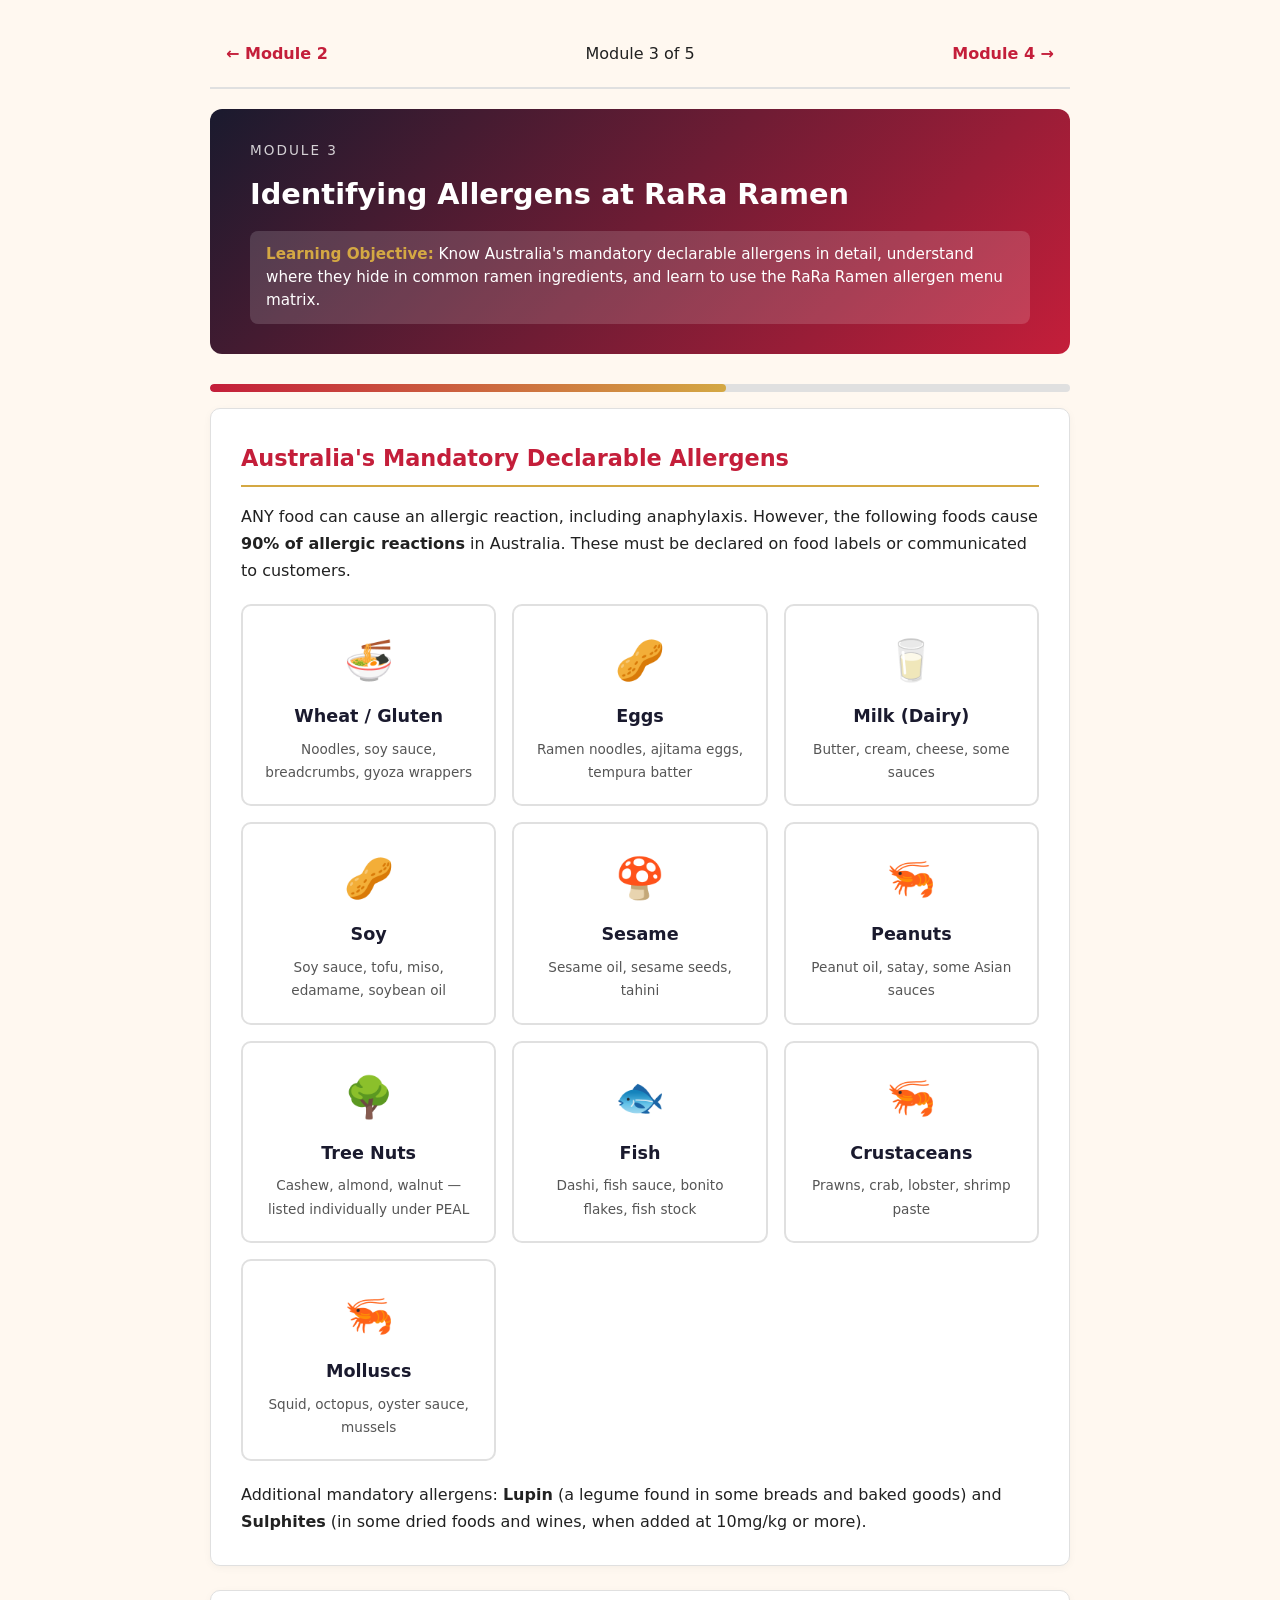
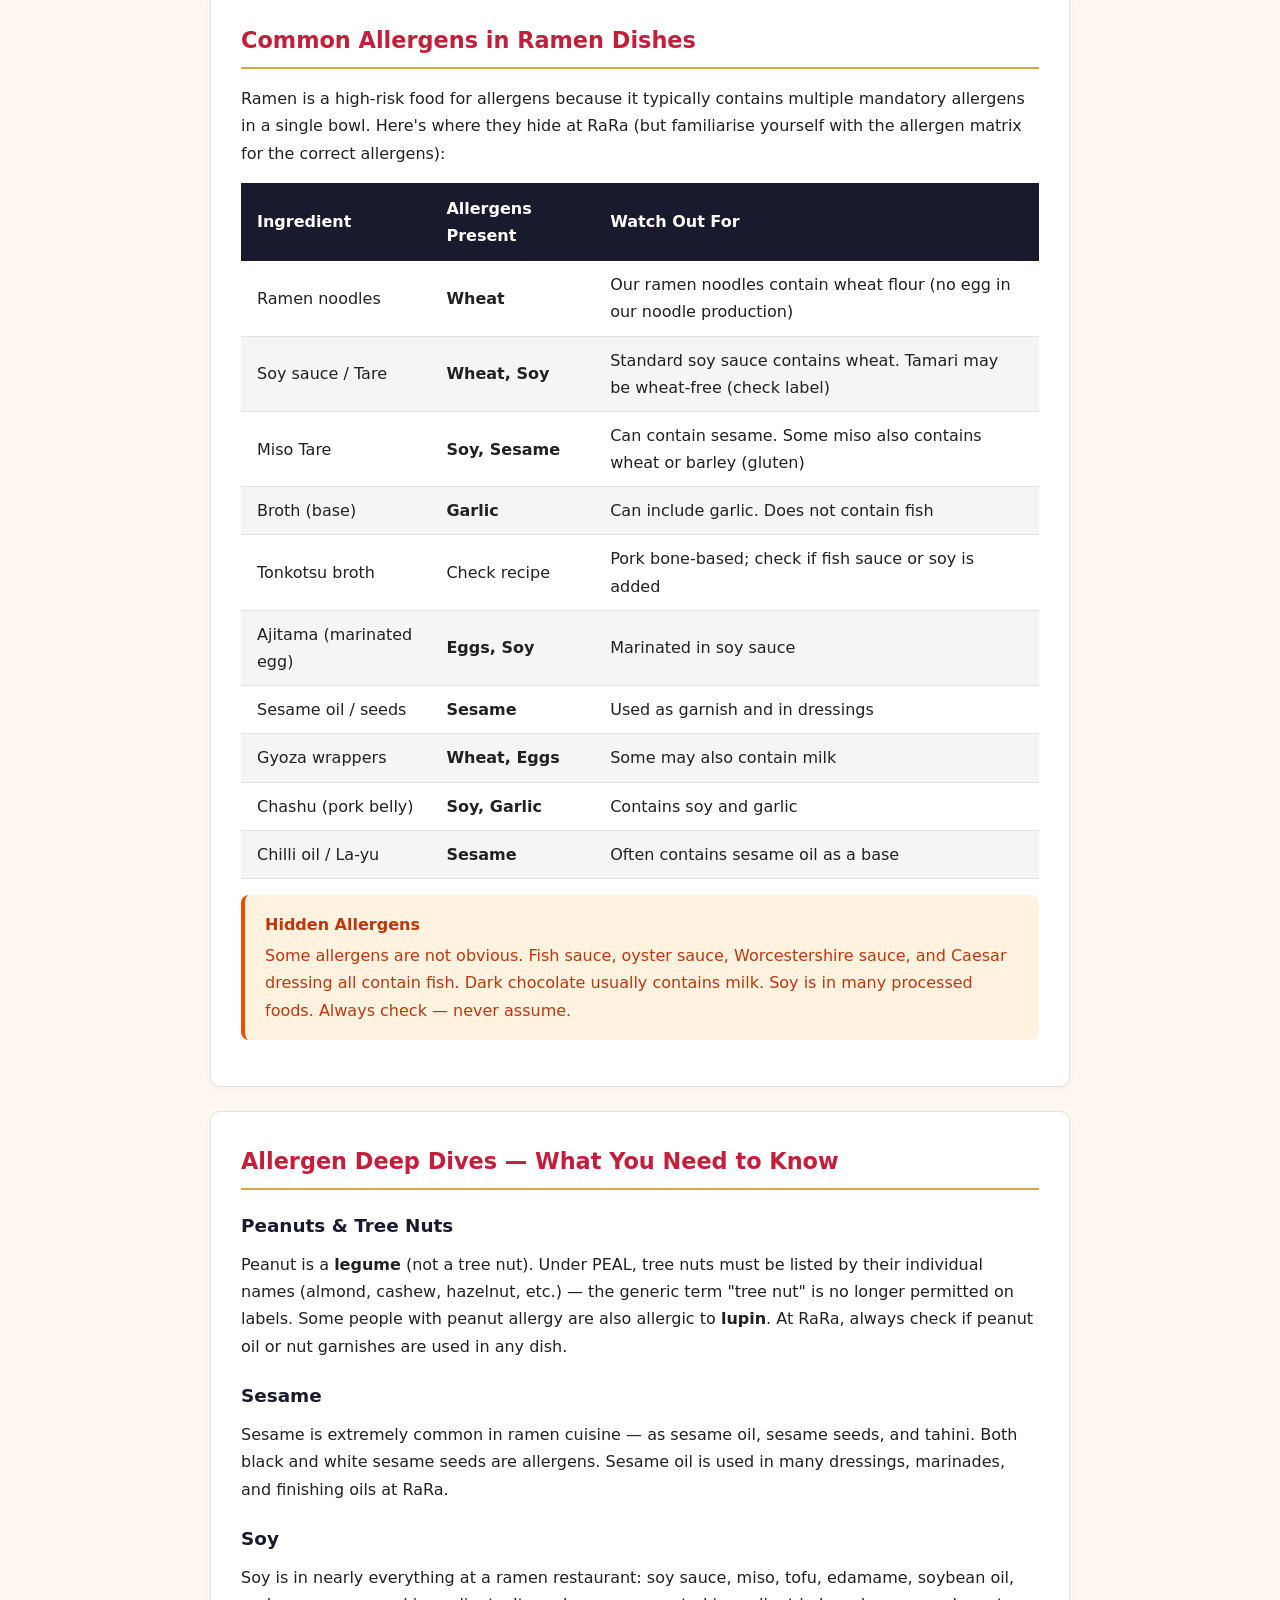
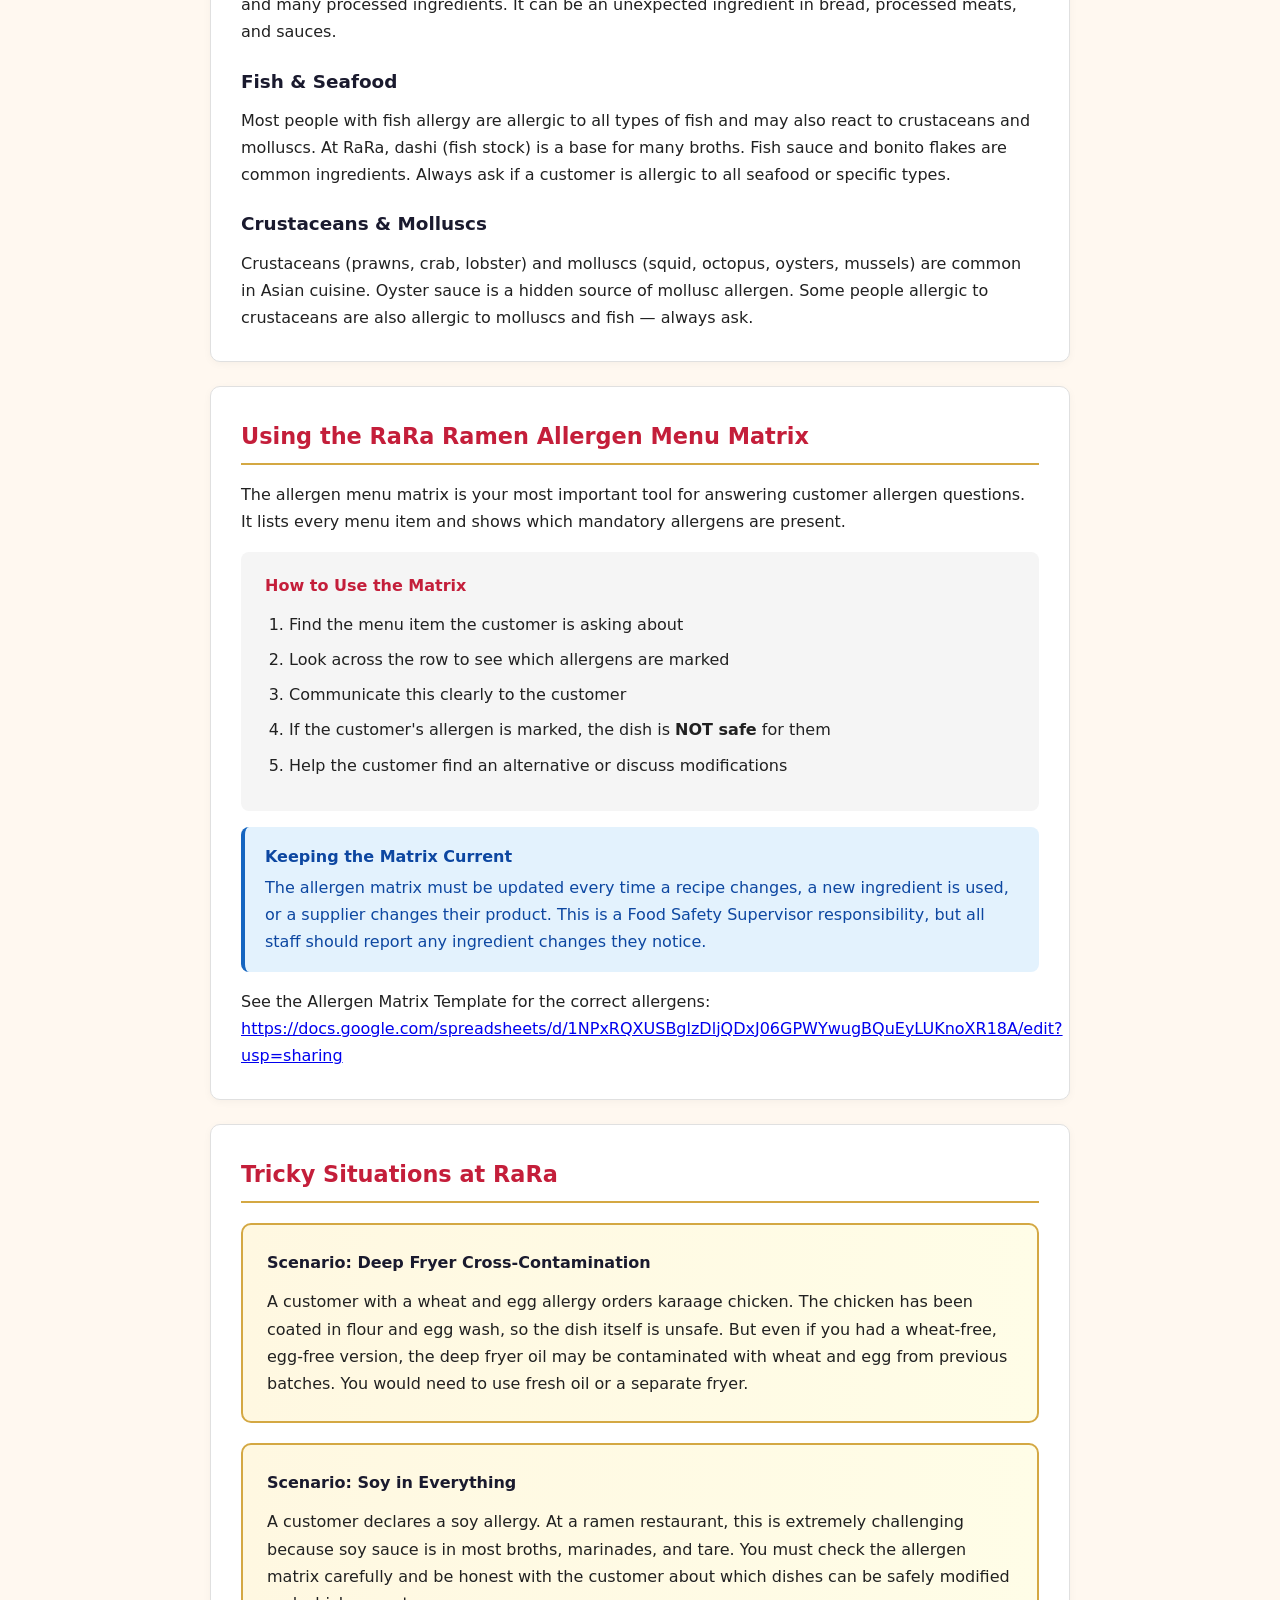
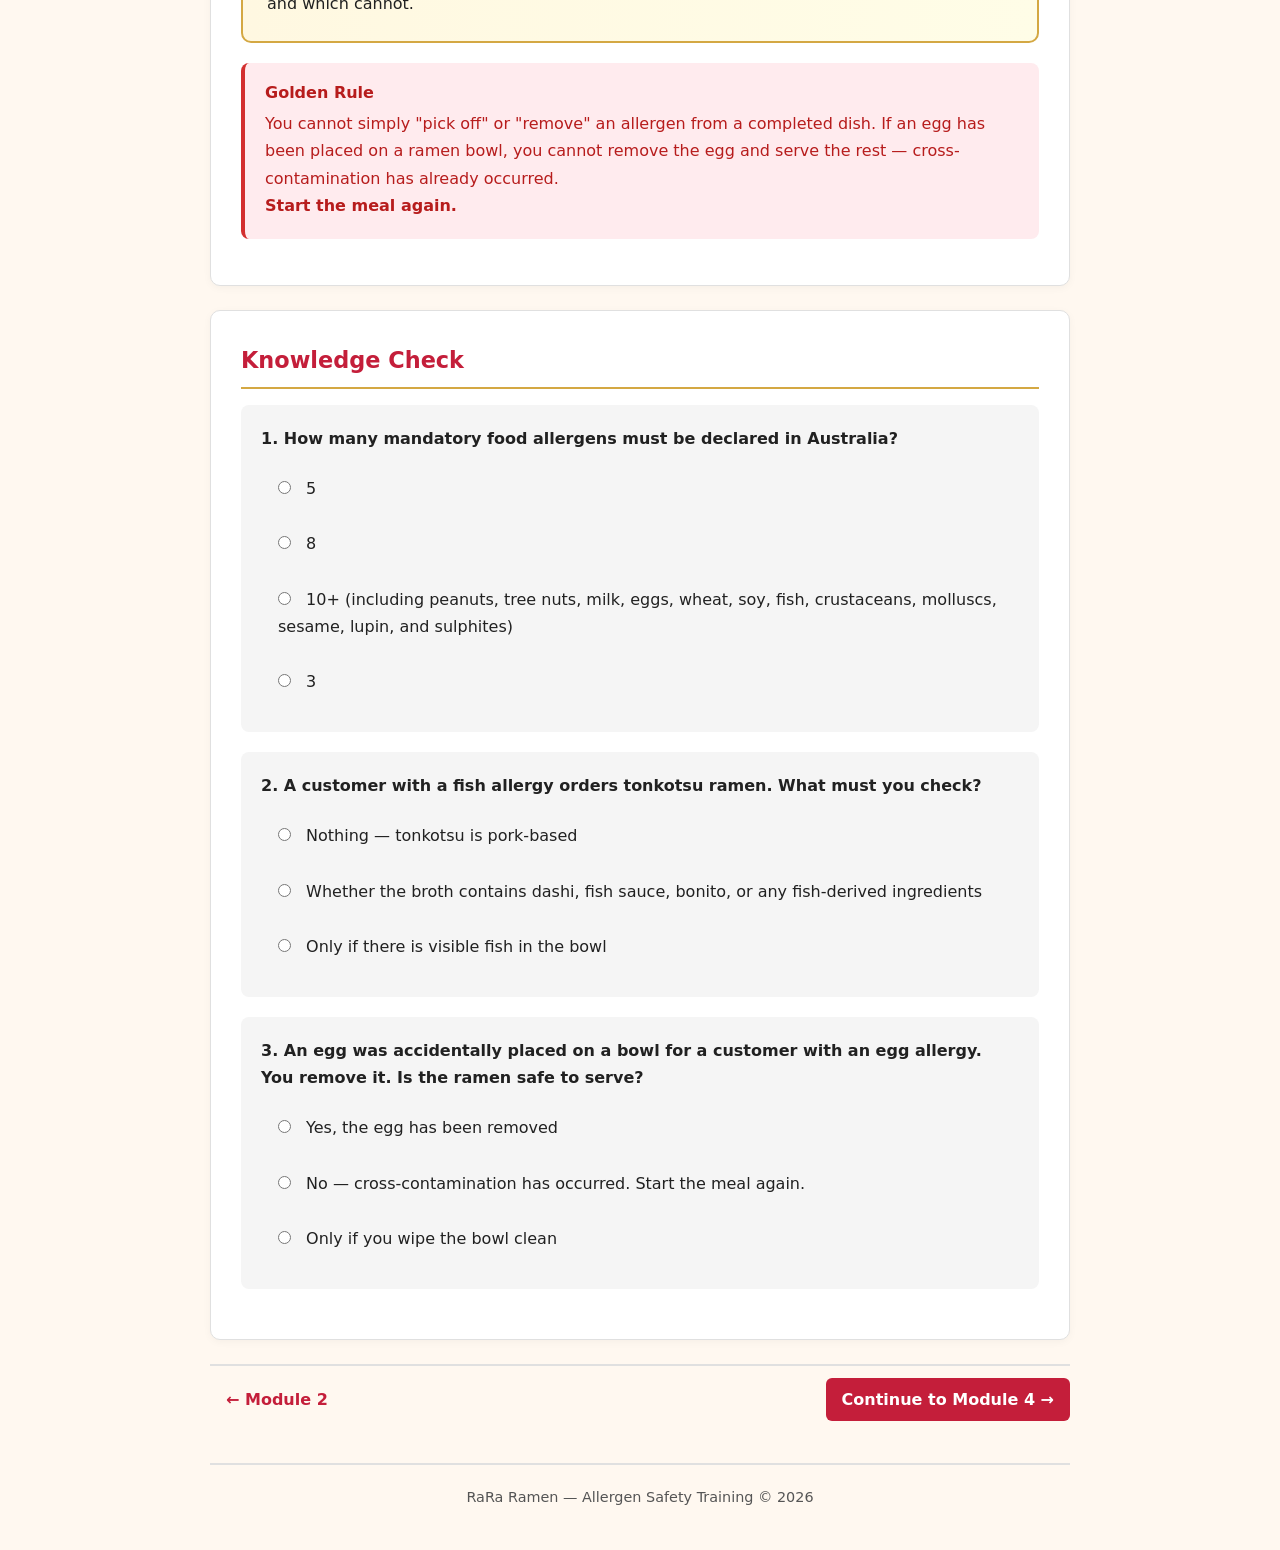
<file: modules/module-3.html>
<!DOCTYPE html>
<html lang="en">
<head>
  <meta charset="UTF-8">
  <meta name="viewport" content="width=device-width, initial-scale=1.0">
  <title>Module 3: Identifying Allergens at RaRa Ramen | RaRa Ramen</title>
  <link rel="stylesheet" href="../styles.css">
</head>
<body>

  <div class="nav-bar">
    <a href="module-2.html">&larr; Module 2</a>
    <span>Module 3 of 5</span>
    <a href="module-4.html">Module 4 &rarr;</a>
  </div>

  <div class="module-header">
    <div class="module-number">Module 3</div>
    <h1>Identifying Allergens at RaRa Ramen</h1>
    <div class="learning-objective">
      <strong>Learning Objective:</strong> Know Australia's mandatory declarable allergens in detail, understand where they hide in common ramen ingredients, and learn to use the RaRa Ramen allergen menu matrix.
    </div>
  </div>

  <div class="progress-bar"><div class="progress-fill" style="width: 60%"></div></div>

  <!-- Section 1: The 10 Mandatory Allergens -->
  <div class="section">
    <h2>Australia's Mandatory Declarable Allergens</h2>
    <p>ANY food can cause an allergic reaction, including anaphylaxis. However, the following foods cause <strong>90% of allergic reactions</strong> in Australia. These must be declared on food labels or communicated to customers.</p>

    <div class="allergen-grid">
      <div class="allergen-card">
        <div class="emoji">&#127836;</div>
        <div class="name">Wheat / Gluten</div>
        <div class="detail">Noodles, soy sauce, breadcrumbs, gyoza wrappers</div>
      </div>
      <div class="allergen-card">
        <div class="emoji">&#129372;</div>
        <div class="name">Eggs</div>
        <div class="detail">Ramen noodles, ajitama eggs, tempura batter</div>
      </div>
      <div class="allergen-card">
        <div class="emoji">&#129371;</div>
        <div class="name">Milk (Dairy)</div>
        <div class="detail">Butter, cream, cheese, some sauces</div>
      </div>
      <div class="allergen-card">
        <div class="emoji">&#129372;</div>
        <div class="name">Soy</div>
        <div class="detail">Soy sauce, tofu, miso, edamame, soybean oil</div>
      </div>
      <div class="allergen-card">
        <div class="emoji">&#127812;</div>
        <div class="name">Sesame</div>
        <div class="detail">Sesame oil, sesame seeds, tahini</div>
      </div>
      <div class="allergen-card">
        <div class="emoji">&#129424;</div>
        <div class="name">Peanuts</div>
        <div class="detail">Peanut oil, satay, some Asian sauces</div>
      </div>
      <div class="allergen-card">
        <div class="emoji">&#127795;</div>
        <div class="name">Tree Nuts</div>
        <div class="detail">Cashew, almond, walnut &mdash; listed individually under PEAL</div>
      </div>
      <div class="allergen-card">
        <div class="emoji">&#128031;</div>
        <div class="name">Fish</div>
        <div class="detail">Dashi, fish sauce, bonito flakes, fish stock</div>
      </div>
      <div class="allergen-card">
        <div class="emoji">&#129424;</div>
        <div class="name">Crustaceans</div>
        <div class="detail">Prawns, crab, lobster, shrimp paste</div>
      </div>
      <div class="allergen-card">
        <div class="emoji">&#129424;</div>
        <div class="name">Molluscs</div>
        <div class="detail">Squid, octopus, oyster sauce, mussels</div>
      </div>
    </div>

    <p style="margin-top: 12px;">Additional mandatory allergens: <strong>Lupin</strong> (a legume found in some breads and baked goods) and <strong>Sulphites</strong> (in some dried foods and wines, when added at 10mg/kg or more).</p>
  </div>

  <!-- Section 2: Allergens in Ramen -->
  <div class="section">
    <h2>Common Allergens in Ramen Dishes</h2>
    <p>Ramen is a high-risk food for allergens because it typically contains multiple mandatory allergens in a single bowl. Here's where they hide at RaRa (but familiarise yourself with the allergen matrix for the correct allergens):</p>

    <table>
      <thead>
        <tr><th>Ingredient</th><th>Allergens Present</th><th>Watch Out For</th></tr>
      </thead>
      <tbody>
        <tr>
          <td>Ramen noodles</td>
          <td><strong>Wheat</strong></td>
          <td>Our ramen noodles contain wheat flour (no egg in our noodle production)</td>
        </tr>
        <tr>
          <td>Soy sauce / Tare</td>
          <td><strong>Wheat, Soy</strong></td>
          <td>Standard soy sauce contains wheat. Tamari may be wheat-free (check label)</td>
        </tr>
        <tr>
          <td>Miso Tare</td>
          <td><strong>Soy, Sesame</strong></td>
          <td>Can contain sesame. Some miso also contains wheat or barley (gluten)</td>
        </tr>
        <tr>
          <td>Broth (base)</td>
          <td><strong>Garlic</strong></td>
          <td>Can include garlic. Does not contain fish</td>
        </tr>
        <tr>
          <td>Tonkotsu broth</td>
          <td>Check recipe</td>
          <td>Pork bone-based; check if fish sauce or soy is added</td>
        </tr>
        <tr>
          <td>Ajitama (marinated egg)</td>
          <td><strong>Eggs, Soy</strong></td>
          <td>Marinated in soy sauce</td>
        </tr>
        <tr>
          <td>Sesame oil / seeds</td>
          <td><strong>Sesame</strong></td>
          <td>Used as garnish and in dressings</td>
        </tr>
        <tr>
          <td>Gyoza wrappers</td>
          <td><strong>Wheat, Eggs</strong></td>
          <td>Some may also contain milk</td>
        </tr>
        <tr>
          <td>Chashu (pork belly)</td>
          <td><strong>Soy, Garlic</strong></td>
          <td>Contains soy and garlic</td>
        </tr>
        <tr>
          <td>Chilli oil / La-yu</td>
          <td><strong>Sesame</strong></td>
          <td>Often contains sesame oil as a base</td>
        </tr>
      </tbody>
    </table>

    <div class="alert alert-warning">
      <strong>Hidden Allergens</strong>
      Some allergens are not obvious. Fish sauce, oyster sauce, Worcestershire sauce, and Caesar dressing all contain fish. Dark chocolate usually contains milk. Soy is in many processed foods. Always check &mdash; never assume.
    </div>
  </div>

  <!-- Section 3: Allergen Detail Deep Dives -->
  <div class="section">
    <h2>Allergen Deep Dives &mdash; What You Need to Know</h2>

    <h3>Peanuts &amp; Tree Nuts</h3>
    <p>Peanut is a <strong>legume</strong> (not a tree nut). Under PEAL, tree nuts must be listed by their individual names (almond, cashew, hazelnut, etc.) &mdash; the generic term "tree nut" is no longer permitted on labels. Some people with peanut allergy are also allergic to <strong>lupin</strong>. At RaRa, always check if peanut oil or nut garnishes are used in any dish.</p>

    <h3>Sesame</h3>
    <p>Sesame is extremely common in ramen cuisine &mdash; as sesame oil, sesame seeds, and tahini. Both black and white sesame seeds are allergens. Sesame oil is used in many dressings, marinades, and finishing oils at RaRa.</p>

    <h3>Soy</h3>
    <p>Soy is in nearly everything at a ramen restaurant: soy sauce, miso, tofu, edamame, soybean oil, and many processed ingredients. It can be an unexpected ingredient in bread, processed meats, and sauces.</p>

    <h3>Fish &amp; Seafood</h3>
    <p>Most people with fish allergy are allergic to all types of fish and may also react to crustaceans and molluscs. At RaRa, dashi (fish stock) is a base for many broths. Fish sauce and bonito flakes are common ingredients. Always ask if a customer is allergic to all seafood or specific types.</p>

    <h3>Crustaceans &amp; Molluscs</h3>
    <p>Crustaceans (prawns, crab, lobster) and molluscs (squid, octopus, oysters, mussels) are common in Asian cuisine. Oyster sauce is a hidden source of mollusc allergen. Some people allergic to crustaceans are also allergic to molluscs and fish &mdash; always ask.</p>
  </div>

  <!-- Section 4: The Allergen Menu Matrix -->
  <div class="section">
    <h2>Using the RaRa Ramen Allergen Menu Matrix</h2>
    <p>The allergen menu matrix is your most important tool for answering customer allergen questions. It lists every menu item and shows which mandatory allergens are present.</p>

    <div class="key-points">
      <h4>How to Use the Matrix</h4>
      <ol>
        <li>Find the menu item the customer is asking about</li>
        <li>Look across the row to see which allergens are marked</li>
        <li>Communicate this clearly to the customer</li>
        <li>If the customer's allergen is marked, the dish is <strong>NOT safe</strong> for them</li>
        <li>Help the customer find an alternative or discuss modifications</li>
      </ol>
    </div>

    <div class="alert alert-info">
      <strong>Keeping the Matrix Current</strong>
      The allergen matrix must be updated every time a recipe changes, a new ingredient is used, or a supplier changes their product. This is a Food Safety Supervisor responsibility, but all staff should report any ingredient changes they notice.
    </div>

    <p>See the Allergen Matrix Template for the correct allergens: <a href="https://docs.google.com/spreadsheets/d/1NPxRQXUSBglzDljQDxJ06GPWYwugBQuEyLUKnoXR18A/edit?usp=sharing" target="_blank">https://docs.google.com/spreadsheets/d/1NPxRQXUSBglzDljQDxJ06GPWYwugBQuEyLUKnoXR18A/edit?usp=sharing</a></p>
  </div>

  <!-- Section 5: Special Situations -->
  <div class="section">
    <h2>Tricky Situations at RaRa</h2>

    <div class="scenario">
      <h4>Scenario: Deep Fryer Cross-Contamination</h4>
      <p>A customer with a wheat and egg allergy orders karaage chicken. The chicken has been coated in flour and egg wash, so the dish itself is unsafe. But even if you had a wheat-free, egg-free version, the deep fryer oil may be contaminated with wheat and egg from previous batches. You would need to use fresh oil or a separate fryer.</p>
    </div>

    <div class="scenario">
      <h4>Scenario: Soy in Everything</h4>
      <p>A customer declares a soy allergy. At a ramen restaurant, this is extremely challenging because soy sauce is in most broths, marinades, and tare. You must check the allergen matrix carefully and be honest with the customer about which dishes can be safely modified and which cannot.</p>
    </div>

    <div class="alert alert-danger">
      <strong>Golden Rule</strong>
      You cannot simply "pick off" or "remove" an allergen from a completed dish. If an egg has been placed on a ramen bowl, you cannot remove the egg and serve the rest &mdash; cross-contamination has already occurred. <strong>Start the meal again.</strong>
    </div>
  </div>

  <!-- Knowledge Check -->
  <div class="section">
    <h2>Knowledge Check</h2>

    <div class="question" id="q1">
      <p>1. How many mandatory food allergens must be declared in Australia?</p>
      <label><input type="radio" name="q1" value="a" onclick="checkAnswer('q1','c')"> 5</label>
      <label><input type="radio" name="q1" value="b" onclick="checkAnswer('q1','c')"> 8</label>
      <label><input type="radio" name="q1" value="c" onclick="checkAnswer('q1','c')"> 10+ (including peanuts, tree nuts, milk, eggs, wheat, soy, fish, crustaceans, molluscs, sesame, lupin, and sulphites)</label>
      <label><input type="radio" name="q1" value="d" onclick="checkAnswer('q1','c')"> 3</label>
      <div class="feedback" id="q1-correct">Correct! Australia has an extensive list of mandatory declarable allergens covering the major allergen groups.</div>
      <div class="feedback" id="q1-incorrect">Not quite. Australia requires declaration of peanuts, tree nuts (individually named), milk, eggs, wheat/gluten, soy, fish, crustaceans, molluscs, sesame, lupin, and sulphites.</div>
    </div>

    <div class="question" id="q2">
      <p>2. A customer with a fish allergy orders tonkotsu ramen. What must you check?</p>
      <label><input type="radio" name="q2" value="a" onclick="checkAnswer('q2','b')"> Nothing &mdash; tonkotsu is pork-based</label>
      <label><input type="radio" name="q2" value="b" onclick="checkAnswer('q2','b')"> Whether the broth contains dashi, fish sauce, bonito, or any fish-derived ingredients</label>
      <label><input type="radio" name="q2" value="c" onclick="checkAnswer('q2','b')"> Only if there is visible fish in the bowl</label>
      <div class="feedback" id="q2-correct">Correct! Even though tonkotsu is pork-based, the broth may contain dashi, fish sauce, or bonito as flavour enhancers. Always check the recipe and allergen matrix.</div>
      <div class="feedback" id="q2-incorrect">Incorrect. Many ramen broths, even pork-based ones, contain hidden fish ingredients like dashi, fish sauce, or bonito flakes. You must always check the full recipe.</div>
    </div>

    <div class="question" id="q3">
      <p>3. An egg was accidentally placed on a bowl for a customer with an egg allergy. You remove it. Is the ramen safe to serve?</p>
      <label><input type="radio" name="q3" value="a" onclick="checkAnswer('q3','b')"> Yes, the egg has been removed</label>
      <label><input type="radio" name="q3" value="b" onclick="checkAnswer('q3','b')"> No &mdash; cross-contamination has occurred. Start the meal again.</label>
      <label><input type="radio" name="q3" value="c" onclick="checkAnswer('q3','b')"> Only if you wipe the bowl clean</label>
      <div class="feedback" id="q3-correct">Correct! Once an allergen has touched the food, cross-contamination has occurred. You must start the meal again from scratch.</div>
      <div class="feedback" id="q3-incorrect">Incorrect. Removing the allergen is NOT enough. Even a tiny residue can cause a reaction. The meal must be started again with clean equipment.</div>
    </div>
  </div>

  <div class="nav-bar" style="border-top: 2px solid var(--border-light); border-bottom: none; margin-top: 20px;">
    <a href="module-2.html">&larr; Module 2</a>
    <a href="module-4.html" class="btn btn-primary">Continue to Module 4 &rarr;</a>
  </div>

  <div class="module-footer">
    <p>RaRa Ramen &mdash; Allergen Safety Training &copy; 2026</p>
  </div>

  <script>
    function checkAnswer(qId, correctValue) {
      const selected = document.querySelector(`input[name="${qId}"]:checked`);
      if (!selected) return;
      const correct = document.getElementById(`${qId}-correct`);
      const incorrect = document.getElementById(`${qId}-incorrect`);
      if (selected.value === correctValue) {
        correct.style.display = 'block';
        incorrect.style.display = 'none';
      } else {
        correct.style.display = 'none';
        incorrect.style.display = 'block';
      }
    }
  </script>

</body>
</html>
</file>
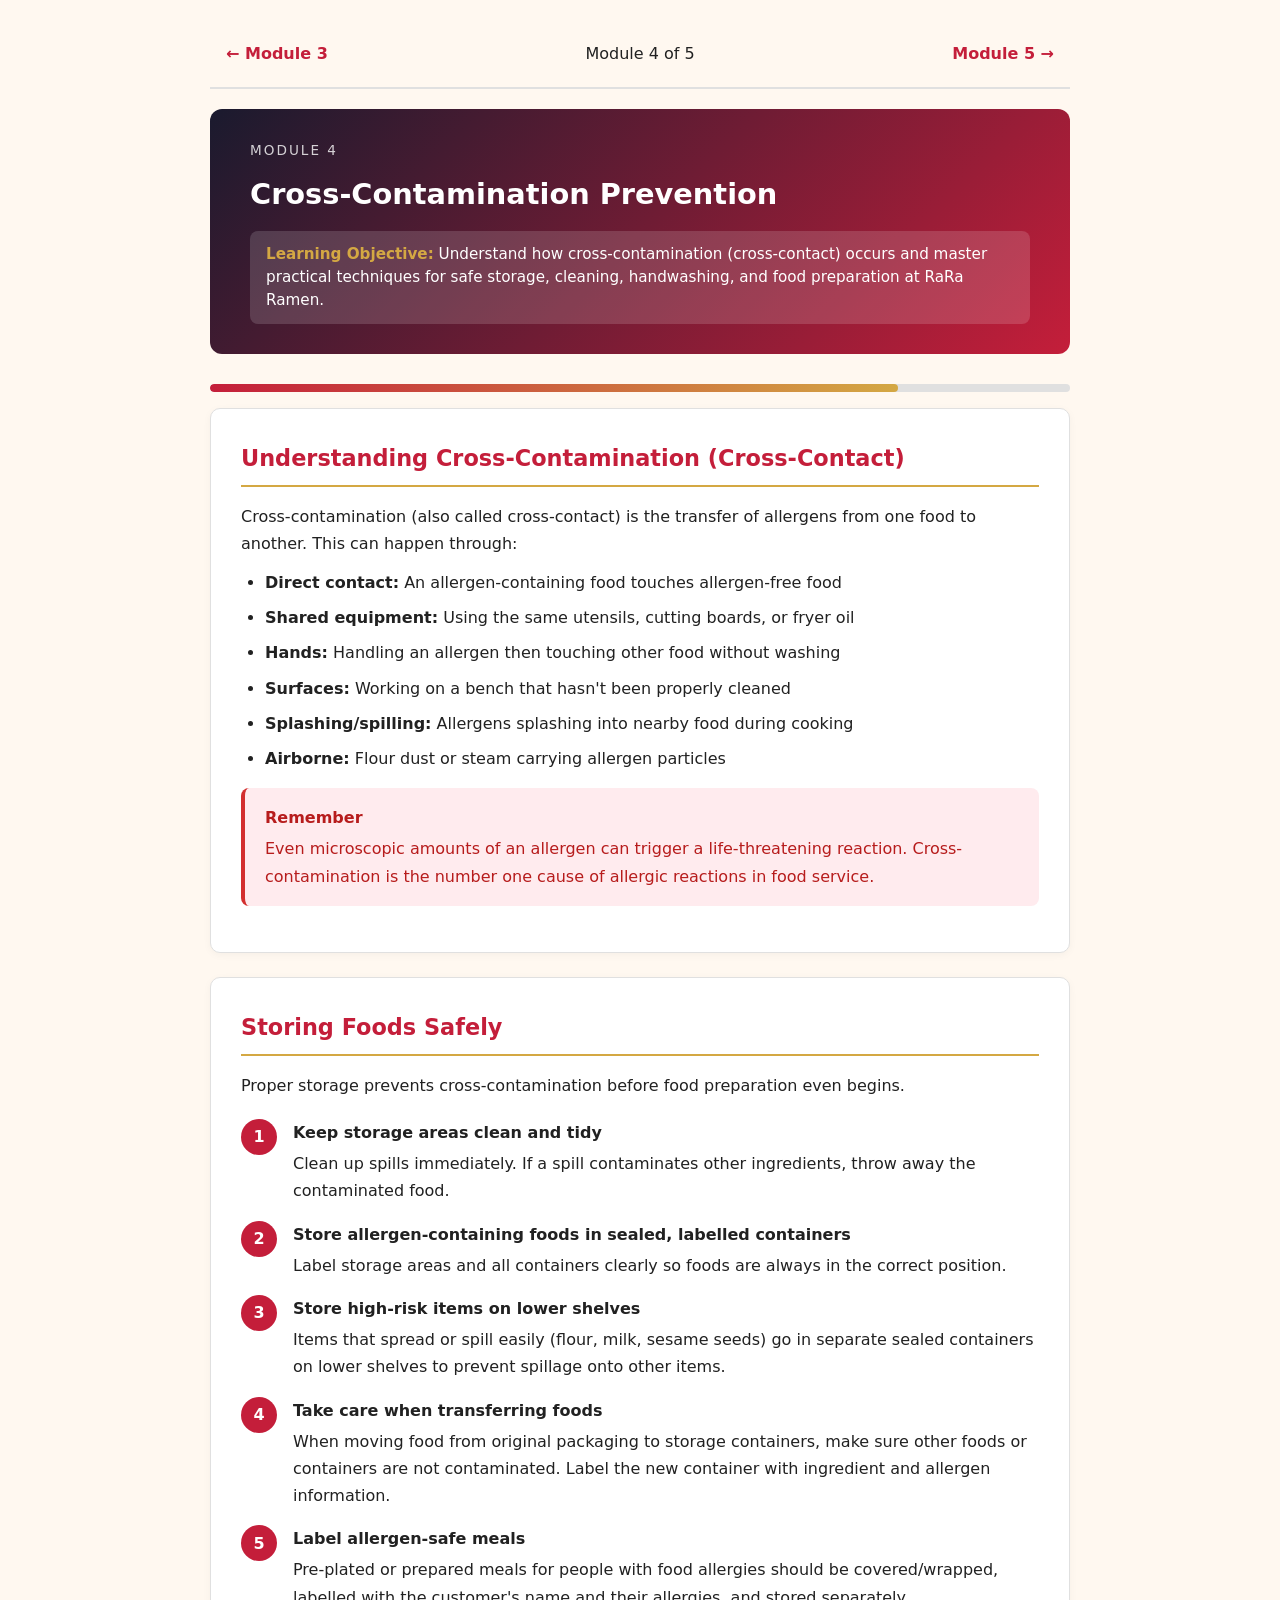
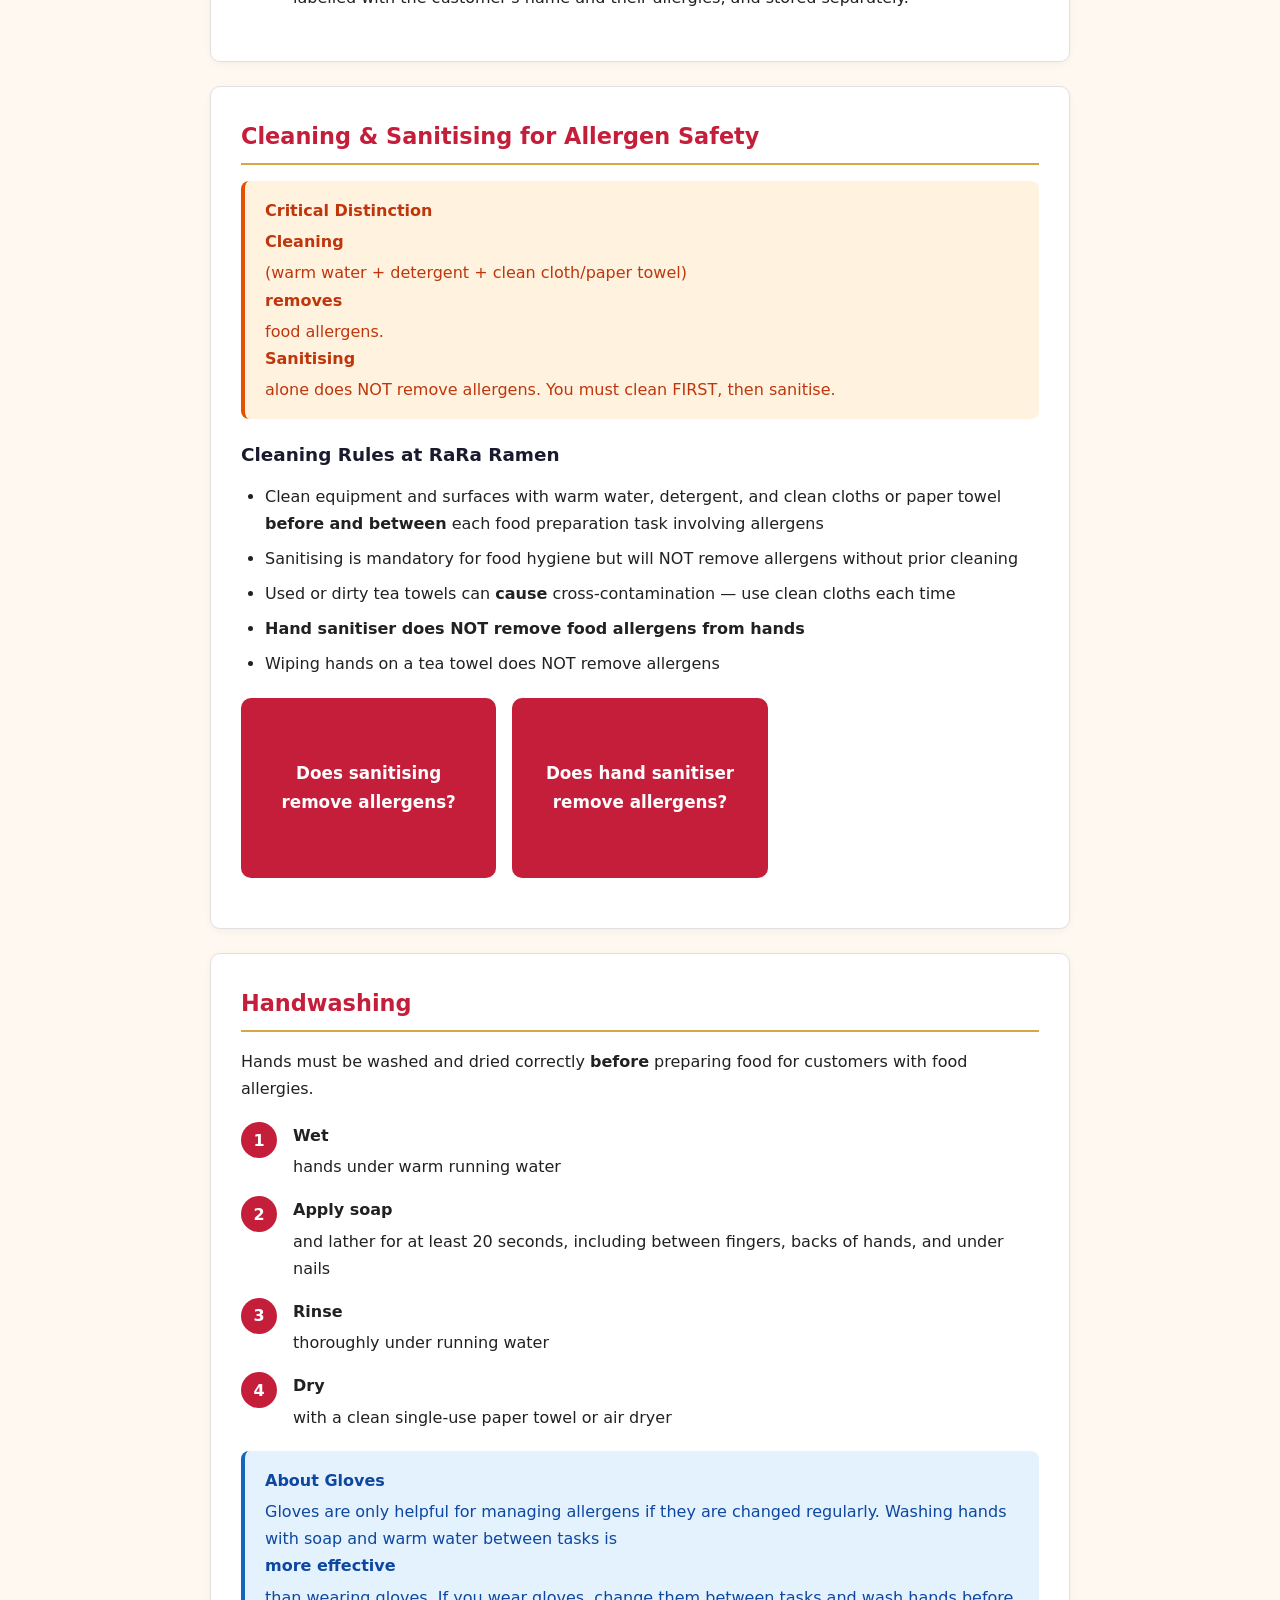
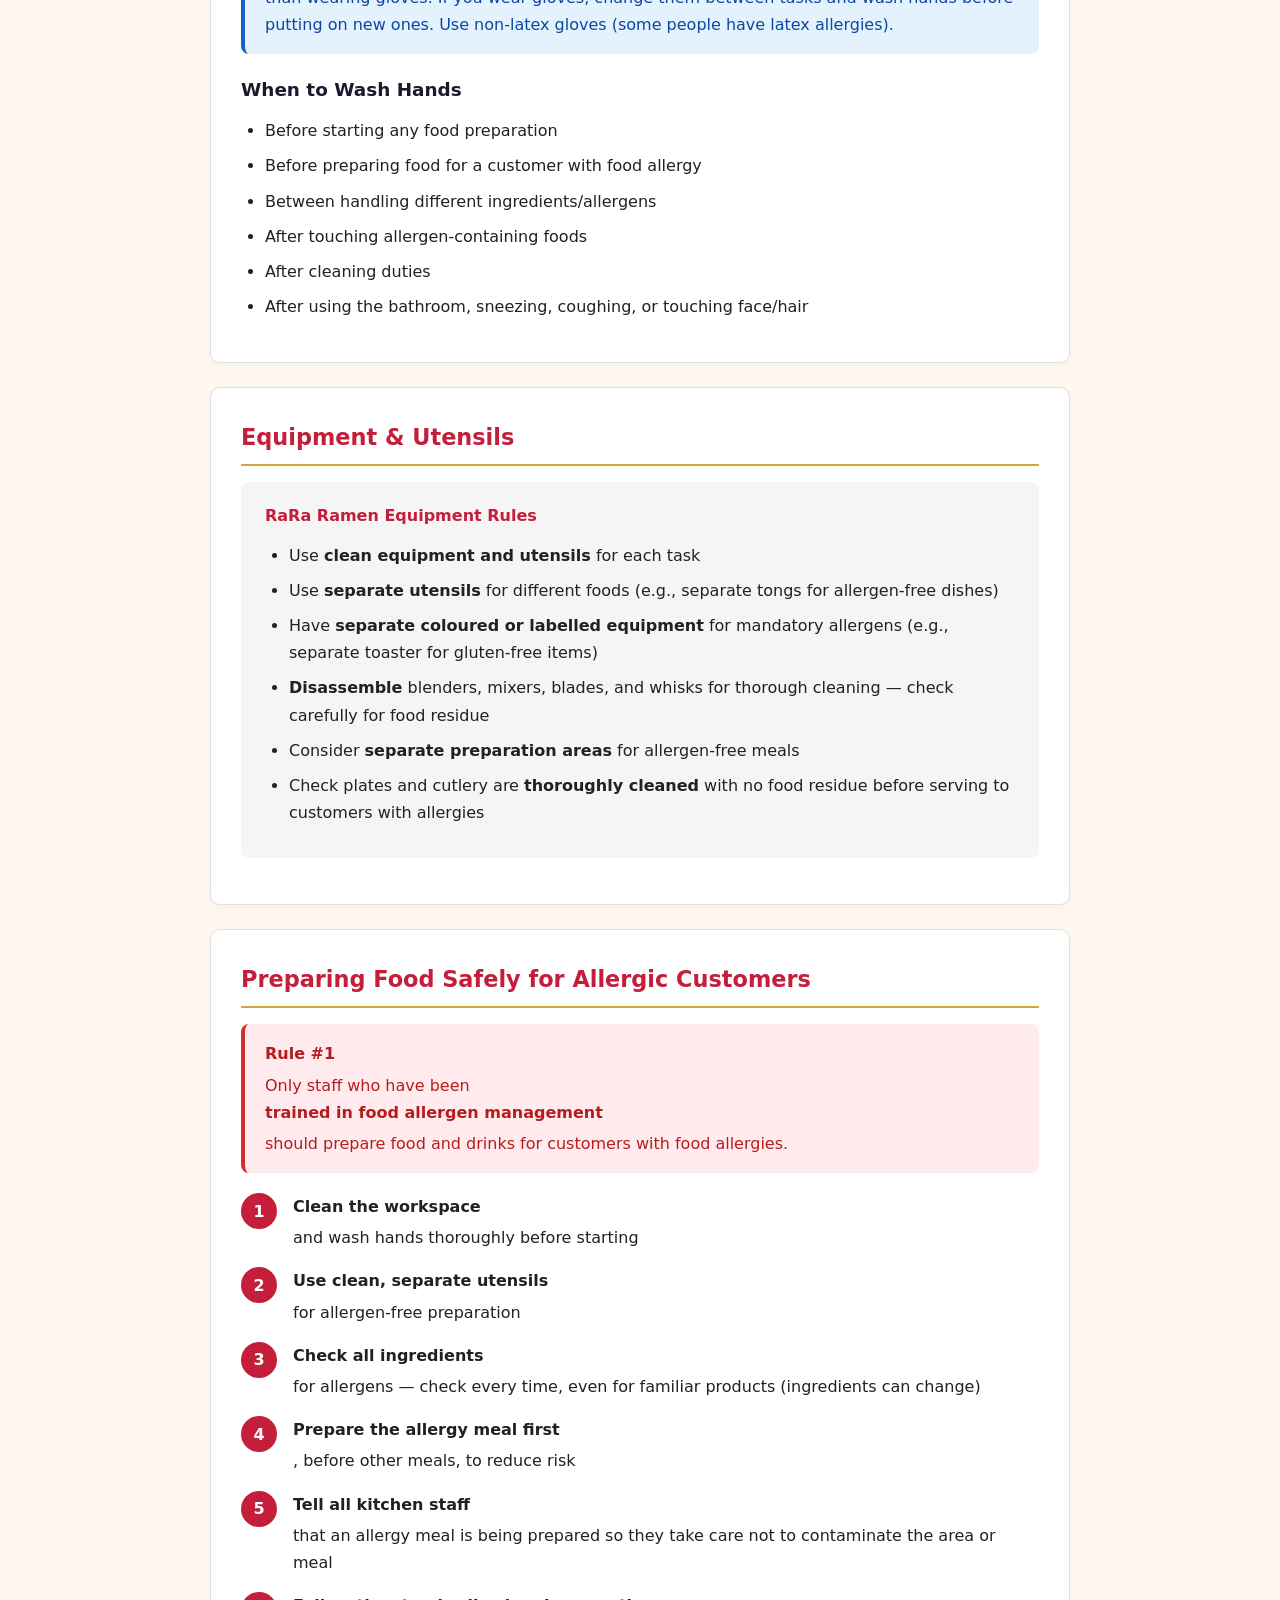
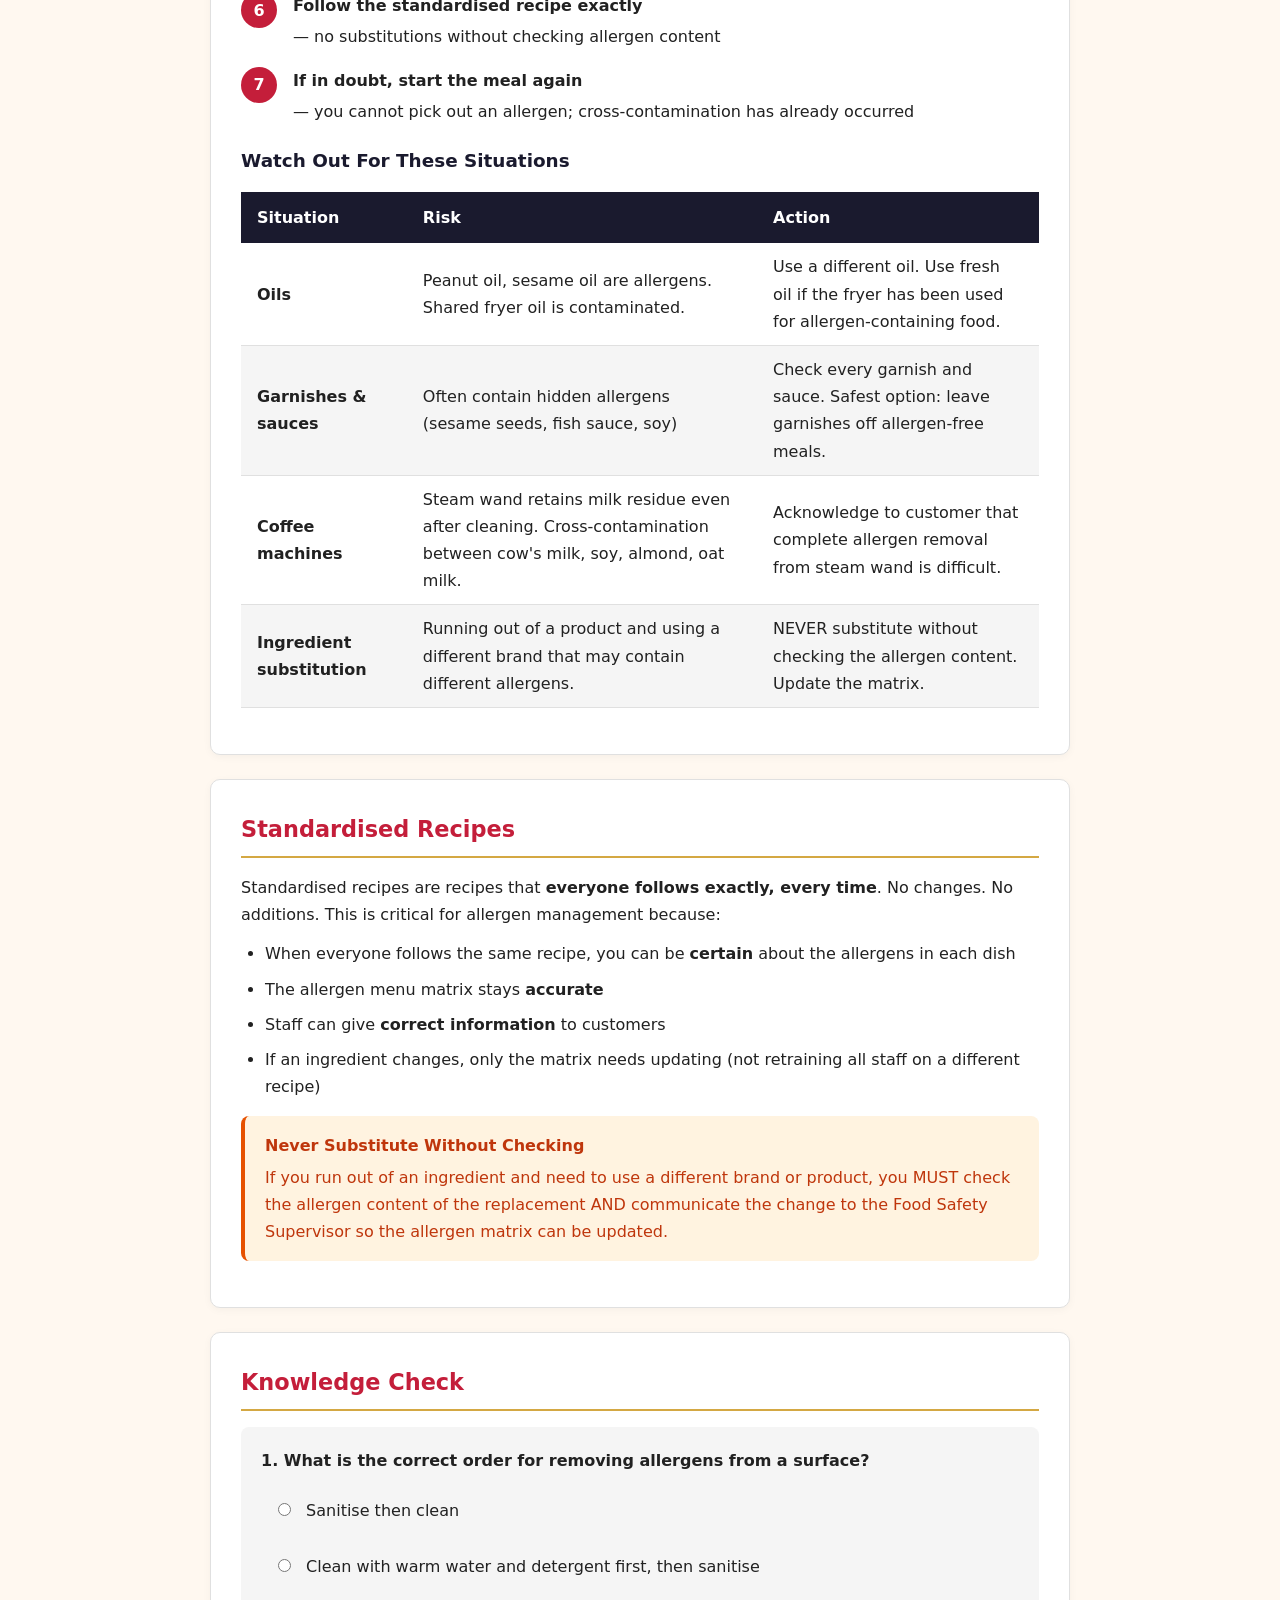
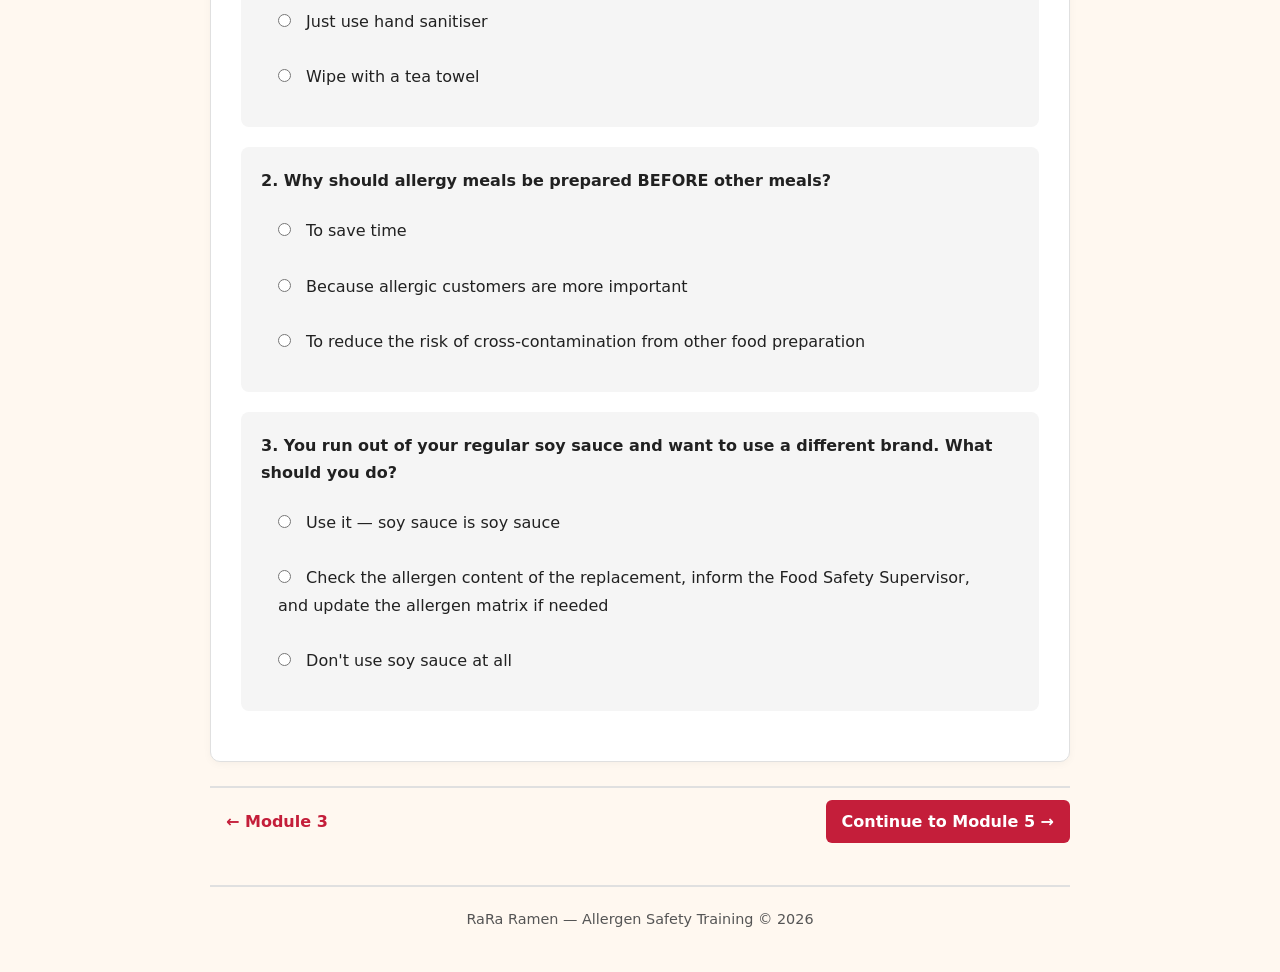
<file: modules/module-4.html>
<!DOCTYPE html>
<html lang="en">
<head>
  <meta charset="UTF-8">
  <meta name="viewport" content="width=device-width, initial-scale=1.0">
  <title>Module 4: Cross-Contamination Prevention | RaRa Ramen</title>
  <link rel="stylesheet" href="../styles.css">
</head>
<body>

  <div class="nav-bar">
    <a href="module-3.html">&larr; Module 3</a>
    <span>Module 4 of 5</span>
    <a href="module-5.html">Module 5 &rarr;</a>
  </div>

  <div class="module-header">
    <div class="module-number">Module 4</div>
    <h1>Cross-Contamination Prevention</h1>
    <div class="learning-objective">
      <strong>Learning Objective:</strong> Understand how cross-contamination (cross-contact) occurs and master practical techniques for safe storage, cleaning, handwashing, and food preparation at RaRa Ramen.
    </div>
  </div>

  <div class="progress-bar"><div class="progress-fill" style="width: 80%"></div></div>

  <!-- Section 1: What is Cross-Contamination -->
  <div class="section">
    <h2>Understanding Cross-Contamination (Cross-Contact)</h2>
    <p>Cross-contamination (also called cross-contact) is the transfer of allergens from one food to another. This can happen through:</p>
    <ul>
      <li><strong>Direct contact:</strong> An allergen-containing food touches allergen-free food</li>
      <li><strong>Shared equipment:</strong> Using the same utensils, cutting boards, or fryer oil</li>
      <li><strong>Hands:</strong> Handling an allergen then touching other food without washing</li>
      <li><strong>Surfaces:</strong> Working on a bench that hasn't been properly cleaned</li>
      <li><strong>Splashing/spilling:</strong> Allergens splashing into nearby food during cooking</li>
      <li><strong>Airborne:</strong> Flour dust or steam carrying allergen particles</li>
    </ul>

    <div class="alert alert-danger">
      <strong>Remember</strong>
      Even microscopic amounts of an allergen can trigger a life-threatening reaction. Cross-contamination is the number one cause of allergic reactions in food service.
    </div>
  </div>

  <!-- Section 2: Storage -->
  <div class="section">
    <h2>Storing Foods Safely</h2>
    <p>Proper storage prevents cross-contamination before food preparation even begins.</p>

    <div class="steps">
      <div class="step">
        <div class="step-number">1</div>
        <div class="step-content">
          <strong>Keep storage areas clean and tidy</strong>
          Clean up spills immediately. If a spill contaminates other ingredients, throw away the contaminated food.
        </div>
      </div>
      <div class="step">
        <div class="step-number">2</div>
        <div class="step-content">
          <strong>Store allergen-containing foods in sealed, labelled containers</strong>
          Label storage areas and all containers clearly so foods are always in the correct position.
        </div>
      </div>
      <div class="step">
        <div class="step-number">3</div>
        <div class="step-content">
          <strong>Store high-risk items on lower shelves</strong>
          Items that spread or spill easily (flour, milk, sesame seeds) go in separate sealed containers on lower shelves to prevent spillage onto other items.
        </div>
      </div>
      <div class="step">
        <div class="step-number">4</div>
        <div class="step-content">
          <strong>Take care when transferring foods</strong>
          When moving food from original packaging to storage containers, make sure other foods or containers are not contaminated. Label the new container with ingredient and allergen information.
        </div>
      </div>
      <div class="step">
        <div class="step-number">5</div>
        <div class="step-content">
          <strong>Label allergen-safe meals</strong>
          Pre-plated or prepared meals for people with food allergies should be covered/wrapped, labelled with the customer's name and their allergies, and stored separately.
        </div>
      </div>
    </div>
  </div>

  <!-- Section 3: Cleaning -->
  <div class="section">
    <h2>Cleaning &amp; Sanitising for Allergen Safety</h2>

    <div class="alert alert-warning">
      <strong>Critical Distinction</strong>
      <strong>Cleaning</strong> (warm water + detergent + clean cloth/paper towel) <strong>removes</strong> food allergens. <strong>Sanitising</strong> alone does NOT remove allergens. You must clean FIRST, then sanitise.
    </div>

    <h3>Cleaning Rules at RaRa Ramen</h3>
    <ul>
      <li>Clean equipment and surfaces with warm water, detergent, and clean cloths or paper towel <strong>before and between</strong> each food preparation task involving allergens</li>
      <li>Sanitising is mandatory for food hygiene but will NOT remove allergens without prior cleaning</li>
      <li>Used or dirty tea towels can <strong>cause</strong> cross-contamination &mdash; use clean cloths each time</li>
      <li><strong>Hand sanitiser does NOT remove food allergens from hands</strong></li>
      <li>Wiping hands on a tea towel does NOT remove allergens</li>
    </ul>

    <div class="flipcard-container">
      <div class="flipcard" onclick="this.classList.toggle('flipped')">
        <div class="flipcard-inner">
          <div class="flipcard-front">Does sanitising remove allergens?</div>
          <div class="flipcard-back">No. Sanitising without cleaning first does NOT remove food allergens. You must physically clean with warm water and detergent first.</div>
        </div>
      </div>
      <div class="flipcard" onclick="this.classList.toggle('flipped')">
        <div class="flipcard-inner">
          <div class="flipcard-front">Does hand sanitiser remove allergens?</div>
          <div class="flipcard-back">No. Hand sanitiser does NOT remove food allergens. You must wash hands with soap and warm running water.</div>
        </div>
      </div>
    </div>
  </div>

  <!-- Section 4: Handwashing -->
  <div class="section">
    <h2>Handwashing</h2>
    <p>Hands must be washed and dried correctly <strong>before</strong> preparing food for customers with food allergies.</p>

    <div class="steps">
      <div class="step">
        <div class="step-number">1</div>
        <div class="step-content"><strong>Wet</strong> hands under warm running water</div>
      </div>
      <div class="step">
        <div class="step-number">2</div>
        <div class="step-content"><strong>Apply soap</strong> and lather for at least 20 seconds, including between fingers, backs of hands, and under nails</div>
      </div>
      <div class="step">
        <div class="step-number">3</div>
        <div class="step-content"><strong>Rinse</strong> thoroughly under running water</div>
      </div>
      <div class="step">
        <div class="step-number">4</div>
        <div class="step-content"><strong>Dry</strong> with a clean single-use paper towel or air dryer</div>
      </div>
    </div>

    <div class="alert alert-info">
      <strong>About Gloves</strong>
      Gloves are only helpful for managing allergens if they are changed regularly. Washing hands with soap and warm water between tasks is <strong>more effective</strong> than wearing gloves. If you wear gloves, change them between tasks and wash hands before putting on new ones. Use non-latex gloves (some people have latex allergies).
    </div>

    <h3>When to Wash Hands</h3>
    <ul>
      <li>Before starting any food preparation</li>
      <li>Before preparing food for a customer with food allergy</li>
      <li>Between handling different ingredients/allergens</li>
      <li>After touching allergen-containing foods</li>
      <li>After cleaning duties</li>
      <li>After using the bathroom, sneezing, coughing, or touching face/hair</li>
    </ul>
  </div>

  <!-- Section 5: Equipment -->
  <div class="section">
    <h2>Equipment &amp; Utensils</h2>

    <div class="key-points">
      <h4>RaRa Ramen Equipment Rules</h4>
      <ul>
        <li>Use <strong>clean equipment and utensils</strong> for each task</li>
        <li>Use <strong>separate utensils</strong> for different foods (e.g., separate tongs for allergen-free dishes)</li>
        <li>Have <strong>separate coloured or labelled equipment</strong> for mandatory allergens (e.g., separate toaster for gluten-free items)</li>
        <li><strong>Disassemble</strong> blenders, mixers, blades, and whisks for thorough cleaning &mdash; check carefully for food residue</li>
        <li>Consider <strong>separate preparation areas</strong> for allergen-free meals</li>
        <li>Check plates and cutlery are <strong>thoroughly cleaned</strong> with no food residue before serving to customers with allergies</li>
      </ul>
    </div>
  </div>

  <!-- Section 6: Food Preparation -->
  <div class="section">
    <h2>Preparing Food Safely for Allergic Customers</h2>

    <div class="alert alert-danger">
      <strong>Rule #1</strong>
      Only staff who have been <strong>trained in food allergen management</strong> should prepare food and drinks for customers with food allergies.
    </div>

    <div class="steps">
      <div class="step">
        <div class="step-number">1</div>
        <div class="step-content">
          <strong>Clean the workspace</strong> and wash hands thoroughly before starting
        </div>
      </div>
      <div class="step">
        <div class="step-number">2</div>
        <div class="step-content">
          <strong>Use clean, separate utensils</strong> for allergen-free preparation
        </div>
      </div>
      <div class="step">
        <div class="step-number">3</div>
        <div class="step-content">
          <strong>Check all ingredients</strong> for allergens &mdash; check every time, even for familiar products (ingredients can change)
        </div>
      </div>
      <div class="step">
        <div class="step-number">4</div>
        <div class="step-content">
          <strong>Prepare the allergy meal first</strong>, before other meals, to reduce risk
        </div>
      </div>
      <div class="step">
        <div class="step-number">5</div>
        <div class="step-content">
          <strong>Tell all kitchen staff</strong> that an allergy meal is being prepared so they take care not to contaminate the area or meal
        </div>
      </div>
      <div class="step">
        <div class="step-number">6</div>
        <div class="step-content">
          <strong>Follow the standardised recipe exactly</strong> &mdash; no substitutions without checking allergen content
        </div>
      </div>
      <div class="step">
        <div class="step-number">7</div>
        <div class="step-content">
          <strong>If in doubt, start the meal again</strong> &mdash; you cannot pick out an allergen; cross-contamination has already occurred
        </div>
      </div>
    </div>

    <h3>Watch Out For These Situations</h3>
    <table>
      <thead>
        <tr><th>Situation</th><th>Risk</th><th>Action</th></tr>
      </thead>
      <tbody>
        <tr>
          <td><strong>Oils</strong></td>
          <td>Peanut oil, sesame oil are allergens. Shared fryer oil is contaminated.</td>
          <td>Use a different oil. Use fresh oil if the fryer has been used for allergen-containing food.</td>
        </tr>
        <tr>
          <td><strong>Garnishes &amp; sauces</strong></td>
          <td>Often contain hidden allergens (sesame seeds, fish sauce, soy)</td>
          <td>Check every garnish and sauce. Safest option: leave garnishes off allergen-free meals.</td>
        </tr>
        <tr>
          <td><strong>Coffee machines</strong></td>
          <td>Steam wand retains milk residue even after cleaning. Cross-contamination between cow's milk, soy, almond, oat milk.</td>
          <td>Acknowledge to customer that complete allergen removal from steam wand is difficult.</td>
        </tr>
        <tr>
          <td><strong>Ingredient substitution</strong></td>
          <td>Running out of a product and using a different brand that may contain different allergens.</td>
          <td>NEVER substitute without checking the allergen content. Update the matrix.</td>
        </tr>
      </tbody>
    </table>
  </div>

  <!-- Section 7: Standardised Recipes -->
  <div class="section">
    <h2>Standardised Recipes</h2>
    <p>Standardised recipes are recipes that <strong>everyone follows exactly, every time</strong>. No changes. No additions. This is critical for allergen management because:</p>
    <ul>
      <li>When everyone follows the same recipe, you can be <strong>certain</strong> about the allergens in each dish</li>
      <li>The allergen menu matrix stays <strong>accurate</strong></li>
      <li>Staff can give <strong>correct information</strong> to customers</li>
      <li>If an ingredient changes, only the matrix needs updating (not retraining all staff on a different recipe)</li>
    </ul>

    <div class="alert alert-warning">
      <strong>Never Substitute Without Checking</strong>
      If you run out of an ingredient and need to use a different brand or product, you MUST check the allergen content of the replacement AND communicate the change to the Food Safety Supervisor so the allergen matrix can be updated.
    </div>
  </div>

  <!-- Knowledge Check -->
  <div class="section">
    <h2>Knowledge Check</h2>

    <div class="question" id="q1">
      <p>1. What is the correct order for removing allergens from a surface?</p>
      <label><input type="radio" name="q1" value="a" onclick="checkAnswer('q1','b')"> Sanitise then clean</label>
      <label><input type="radio" name="q1" value="b" onclick="checkAnswer('q1','b')"> Clean with warm water and detergent first, then sanitise</label>
      <label><input type="radio" name="q1" value="c" onclick="checkAnswer('q1','b')"> Just use hand sanitiser</label>
      <label><input type="radio" name="q1" value="d" onclick="checkAnswer('q1','b')"> Wipe with a tea towel</label>
      <div class="feedback" id="q1-correct">Correct! Physical cleaning with warm water, detergent, and clean cloths removes allergens. Sanitising is for hygiene but does NOT remove allergens on its own.</div>
      <div class="feedback" id="q1-incorrect">Incorrect. You must CLEAN first (warm water + detergent + clean cloth) to remove allergens. Sanitising alone, hand sanitiser, and tea towels do NOT remove food allergens.</div>
    </div>

    <div class="question" id="q2">
      <p>2. Why should allergy meals be prepared BEFORE other meals?</p>
      <label><input type="radio" name="q2" value="a" onclick="checkAnswer('q2','c')"> To save time</label>
      <label><input type="radio" name="q2" value="b" onclick="checkAnswer('q2','c')"> Because allergic customers are more important</label>
      <label><input type="radio" name="q2" value="c" onclick="checkAnswer('q2','c')"> To reduce the risk of cross-contamination from other food preparation</label>
      <div class="feedback" id="q2-correct">Correct! Preparing allergy meals first, before the workspace gets contaminated by other ingredients, significantly reduces cross-contamination risk.</div>
      <div class="feedback" id="q2-incorrect">Incorrect. The reason is to reduce cross-contamination risk. Working in a clean environment before other foods are prepared makes it safer.</div>
    </div>

    <div class="question" id="q3">
      <p>3. You run out of your regular soy sauce and want to use a different brand. What should you do?</p>
      <label><input type="radio" name="q3" value="a" onclick="checkAnswer('q3','b')"> Use it &mdash; soy sauce is soy sauce</label>
      <label><input type="radio" name="q3" value="b" onclick="checkAnswer('q3','b')"> Check the allergen content of the replacement, inform the Food Safety Supervisor, and update the allergen matrix if needed</label>
      <label><input type="radio" name="q3" value="c" onclick="checkAnswer('q3','b')"> Don't use soy sauce at all</label>
      <div class="feedback" id="q3-correct">Correct! Different brands may have different allergen profiles. Always check, communicate, and update records.</div>
      <div class="feedback" id="q3-incorrect">Incorrect. Different brands of the same product can contain different allergens. You must check the replacement product, inform your supervisor, and update the allergen matrix.</div>
    </div>
  </div>

  <div class="nav-bar" style="border-top: 2px solid var(--border-light); border-bottom: none; margin-top: 20px;">
    <a href="module-3.html">&larr; Module 3</a>
    <a href="module-5.html" class="btn btn-primary">Continue to Module 5 &rarr;</a>
  </div>

  <div class="module-footer">
    <p>RaRa Ramen &mdash; Allergen Safety Training &copy; 2026</p>
  </div>

  <script>
    function checkAnswer(qId, correctValue) {
      const selected = document.querySelector(`input[name="${qId}"]:checked`);
      if (!selected) return;
      const correct = document.getElementById(`${qId}-correct`);
      const incorrect = document.getElementById(`${qId}-incorrect`);
      if (selected.value === correctValue) {
        correct.style.display = 'block';
        incorrect.style.display = 'none';
      } else {
        correct.style.display = 'none';
        incorrect.style.display = 'block';
      }
    }
  </script>

</body>
</html>
</file>
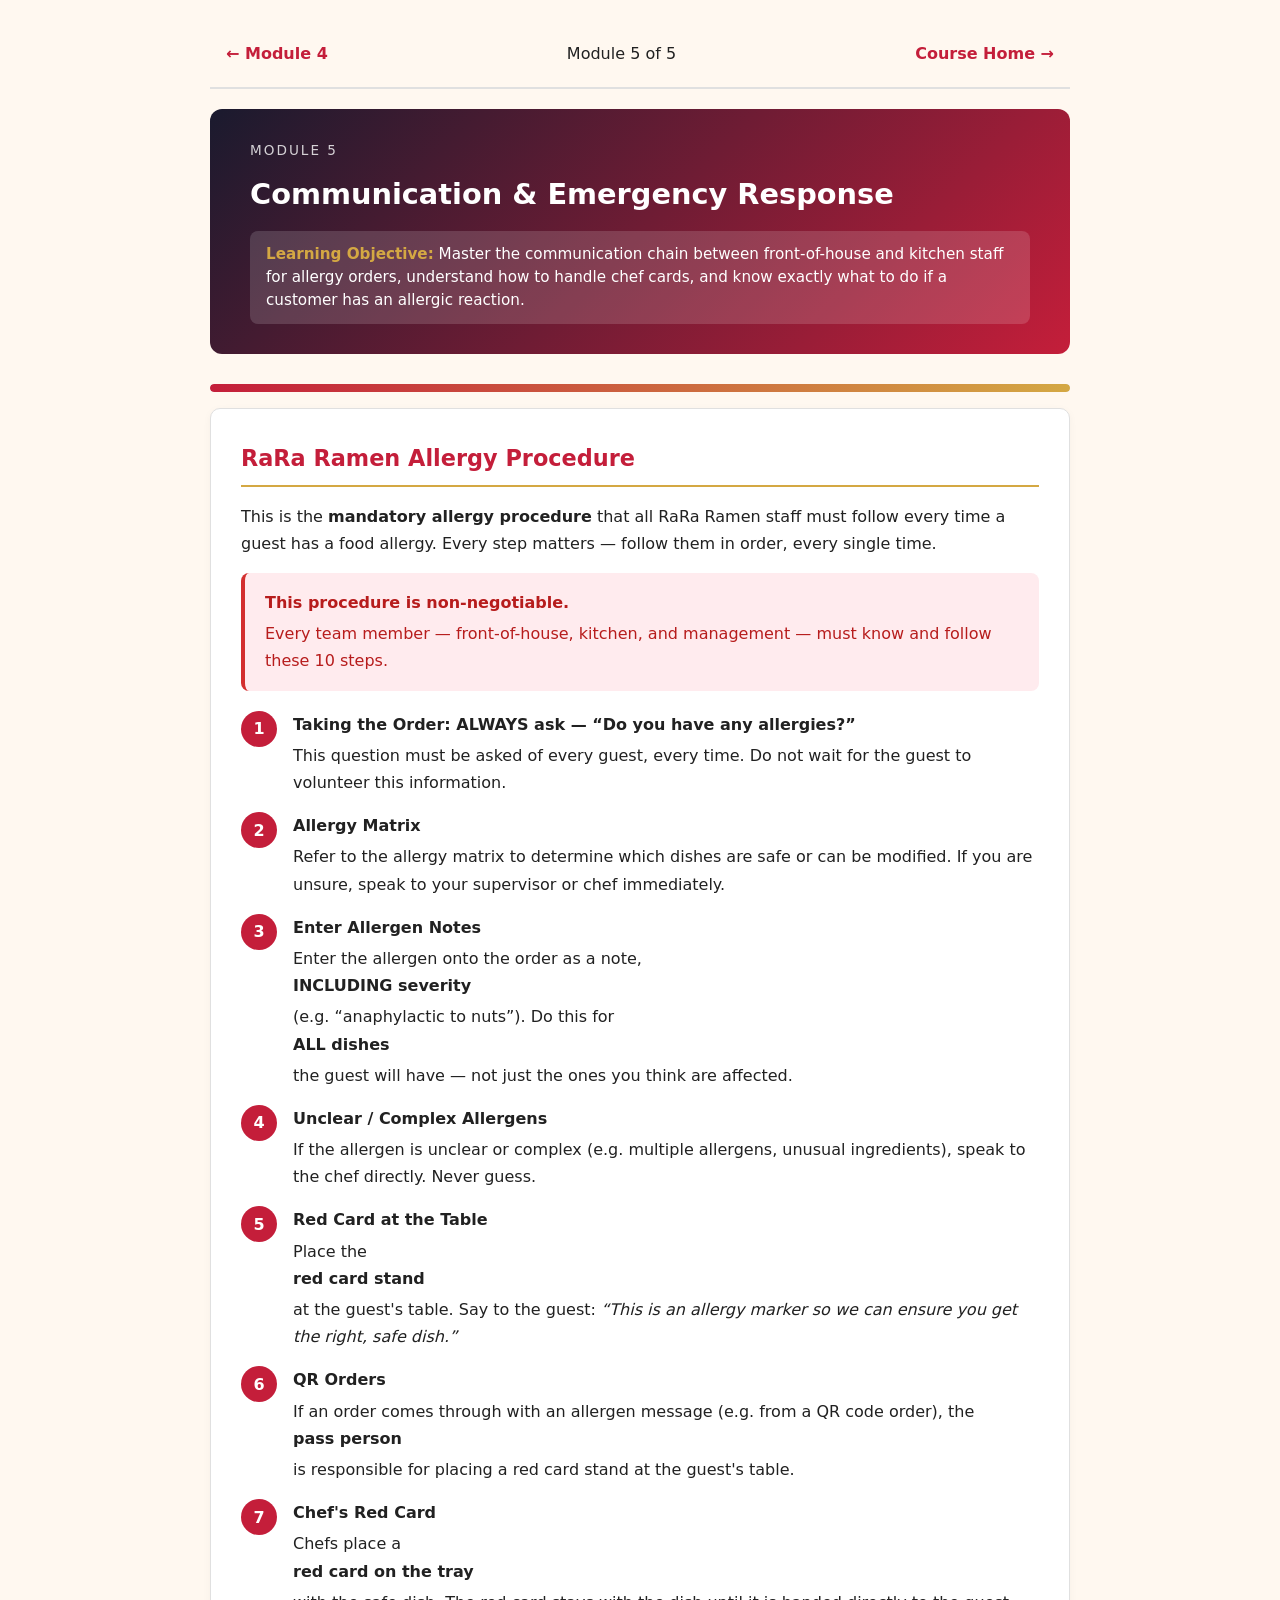
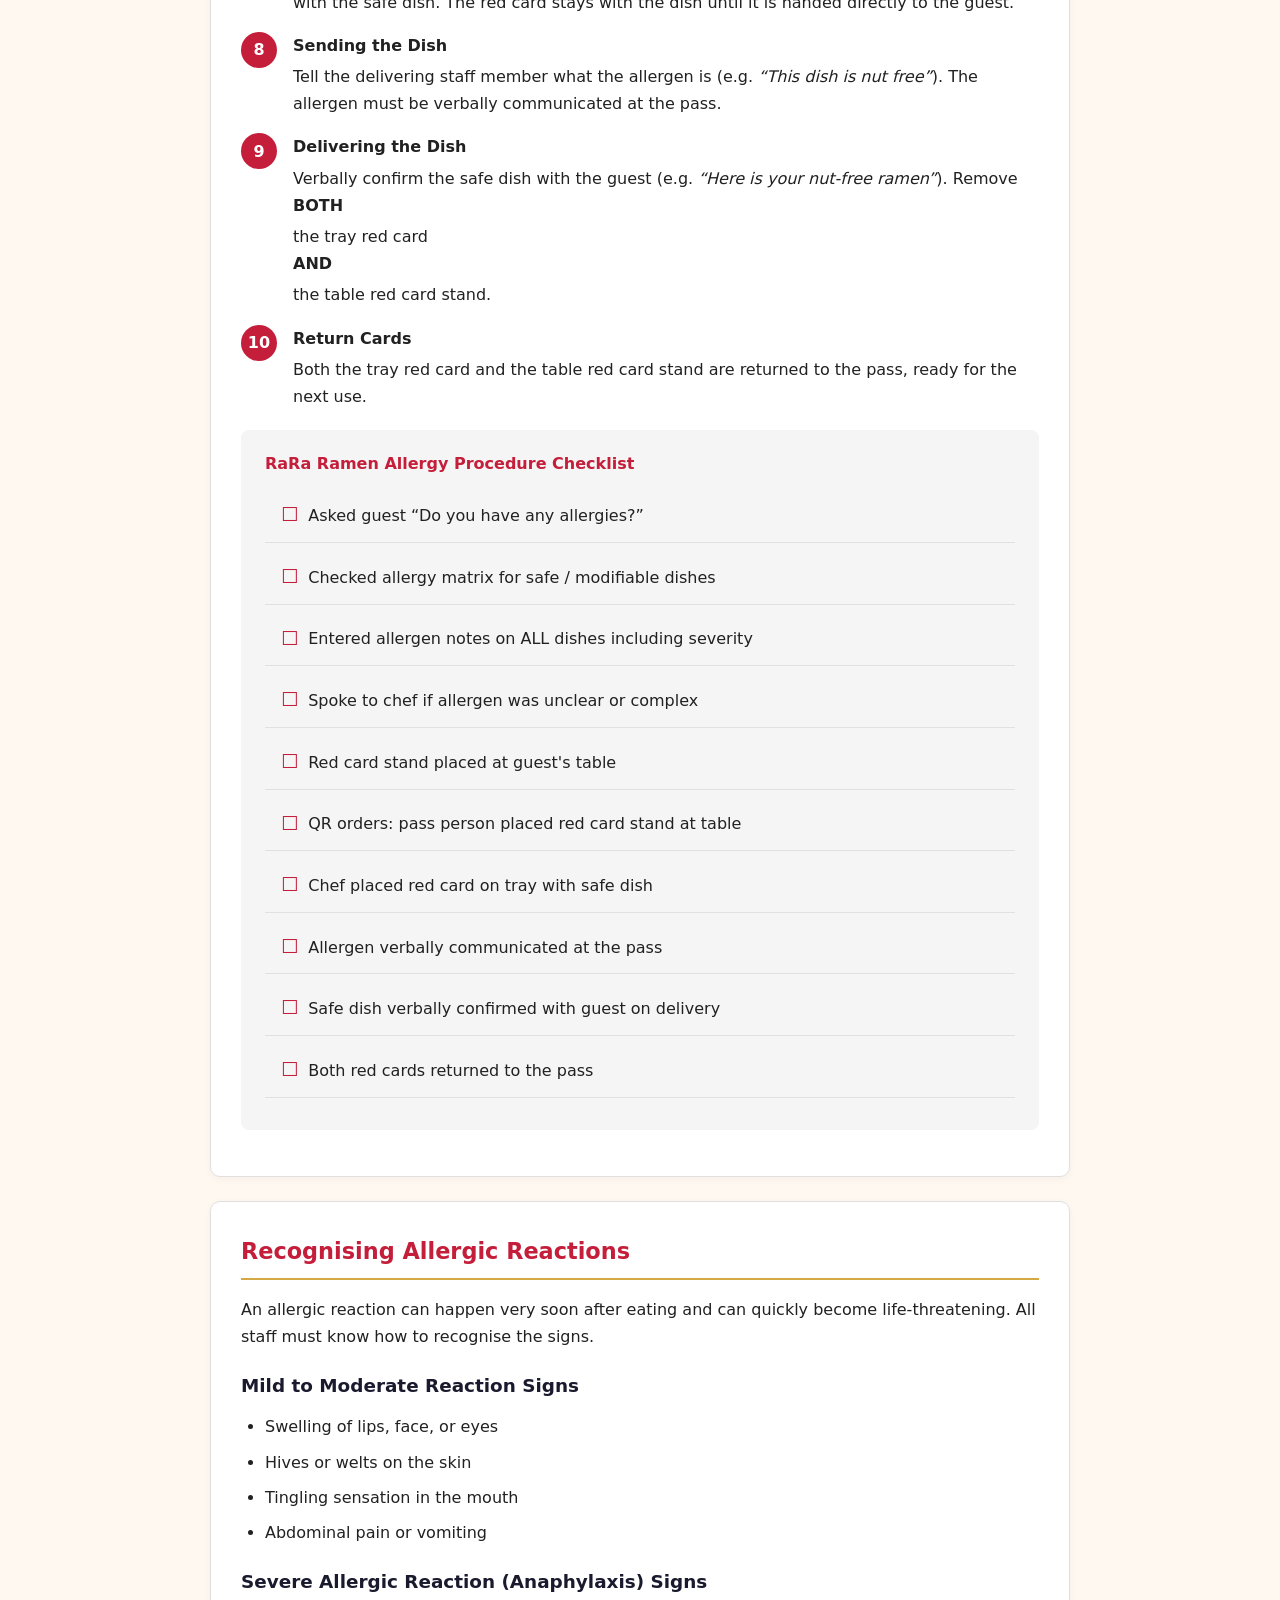
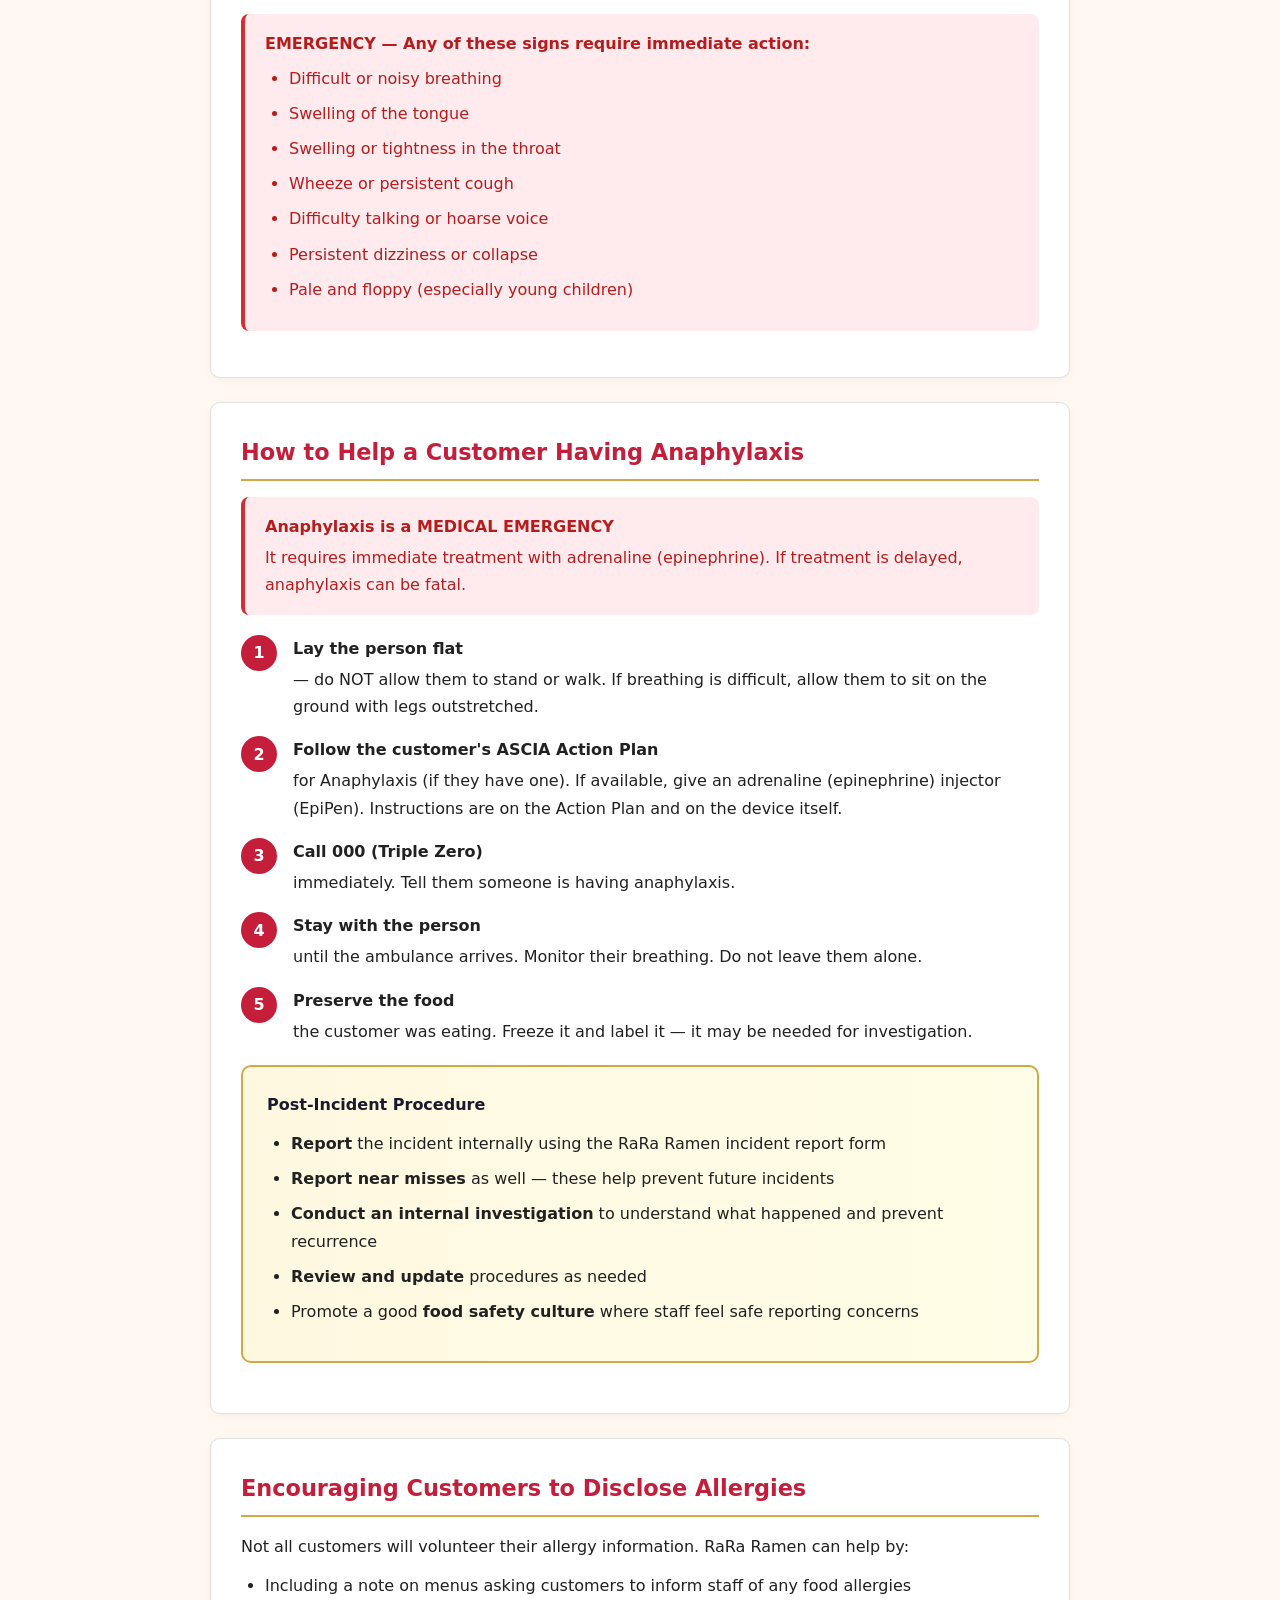
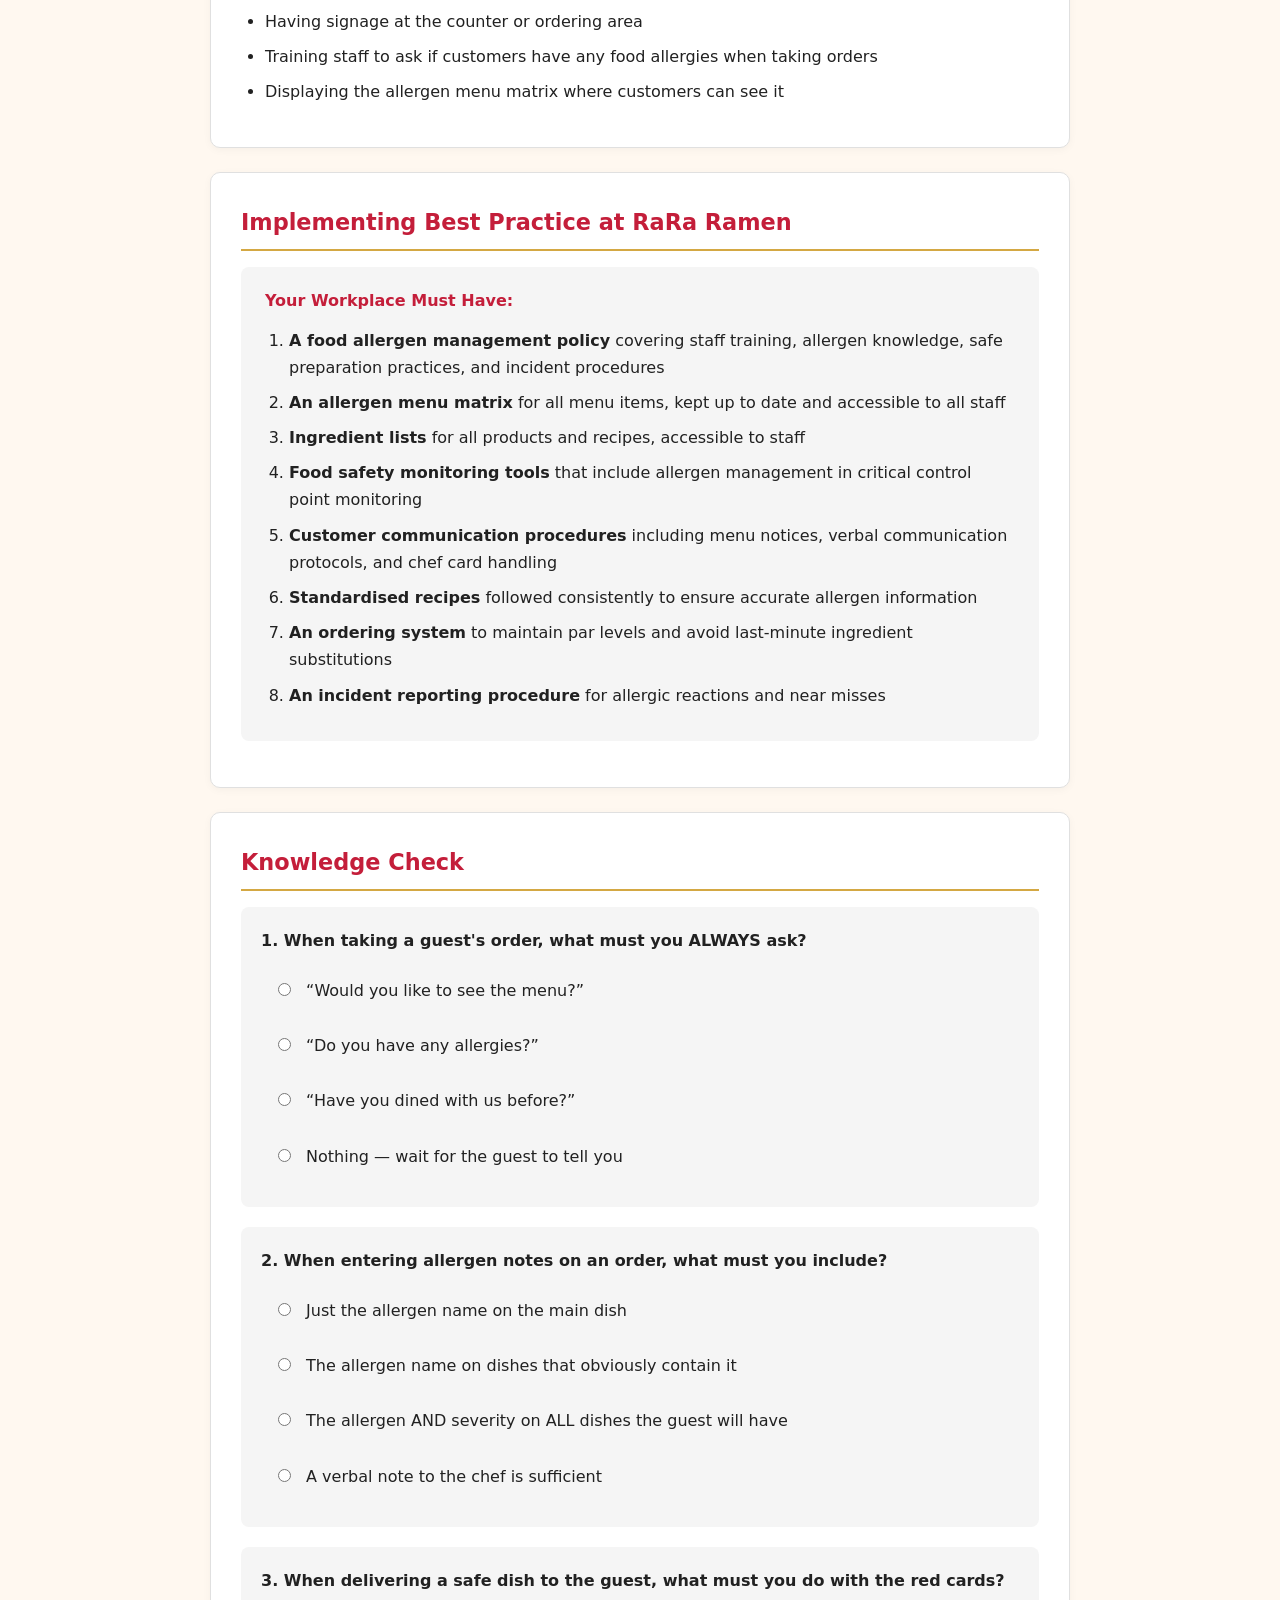
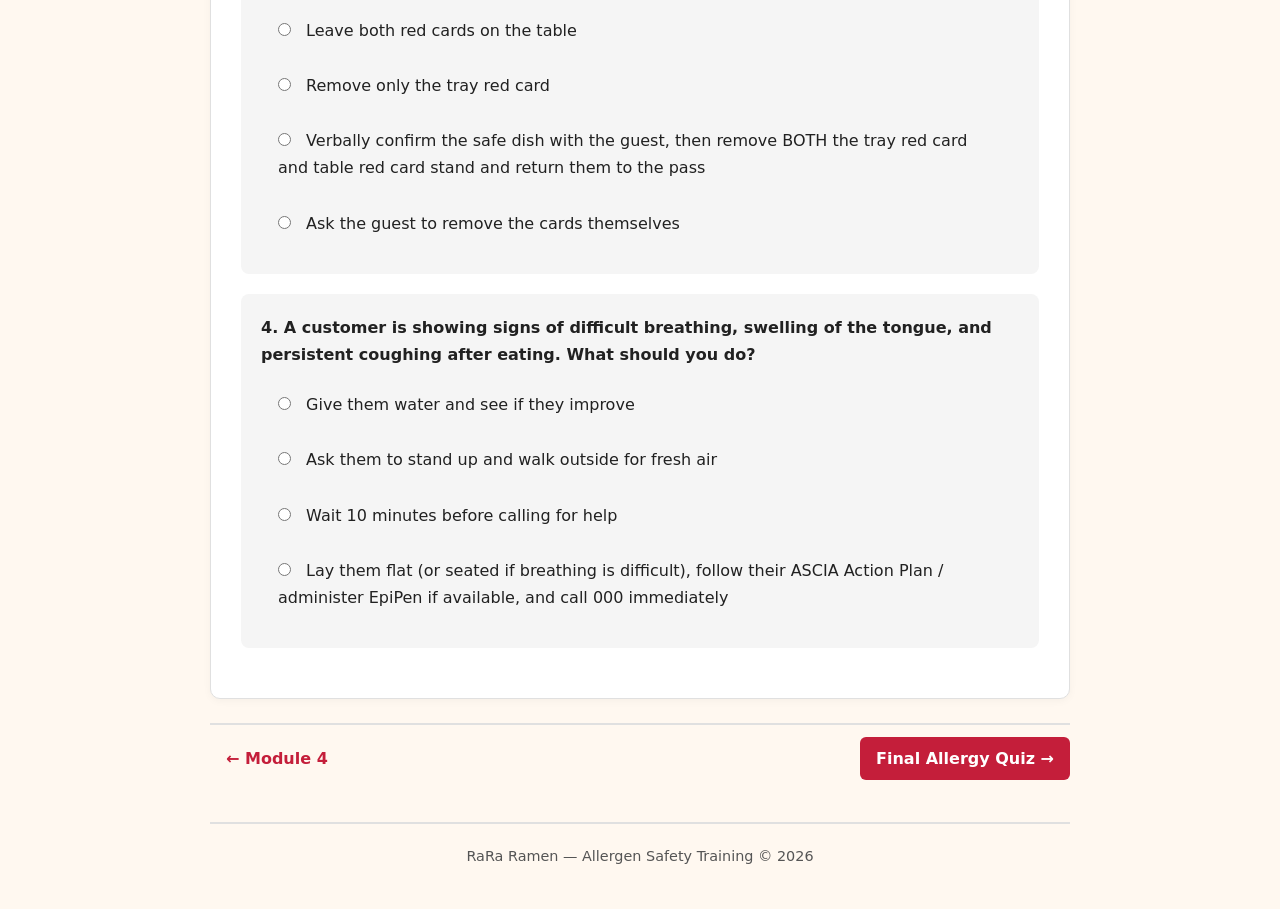
<file: modules/module-5.html>
<!DOCTYPE html>
<html lang="en">
<head>
  <meta charset="UTF-8">
  <meta name="viewport" content="width=device-width, initial-scale=1.0">
  <title>Module 5: Communication & Emergency Response | RaRa Ramen</title>
  <link rel="stylesheet" href="../styles.css">
</head>
<body>

  <div class="nav-bar">
    <a href="module-4.html">&larr; Module 4</a>
    <span>Module 5 of 5</span>
    <a href="../index.html">Course Home &rarr;</a>
  </div>

  <div class="module-header">
    <div class="module-number">Module 5</div>
    <h1>Communication &amp; Emergency Response</h1>
    <div class="learning-objective">
      <strong>Learning Objective:</strong> Master the communication chain between front-of-house and kitchen staff for allergy orders, understand how to handle chef cards, and know exactly what to do if a customer has an allergic reaction.
    </div>
  </div>

  <div class="progress-bar"><div class="progress-fill" style="width: 100%"></div></div>

  <!-- Section 1: RaRa Ramen Allergy Procedure -->
  <div class="section">
    <h2>RaRa Ramen Allergy Procedure</h2>
    <p>This is the <strong>mandatory allergy procedure</strong> that all RaRa Ramen staff must follow every time a guest has a food allergy. Every step matters &mdash; follow them in order, every single time.</p>

    <div class="alert alert-danger">
      <strong>This procedure is non-negotiable.</strong> Every team member &mdash; front-of-house, kitchen, and management &mdash; must know and follow these 10 steps.
    </div>

    <div class="steps">
      <div class="step">
        <div class="step-number">1</div>
        <div class="step-content">
          <strong>Taking the Order: ALWAYS ask &mdash; &ldquo;Do you have any allergies?&rdquo;</strong>
          This question must be asked of every guest, every time. Do not wait for the guest to volunteer this information.
        </div>
      </div>
      <div class="step">
        <div class="step-number">2</div>
        <div class="step-content">
          <strong>Allergy Matrix</strong>
          Refer to the allergy matrix to determine which dishes are safe or can be modified. If you are unsure, speak to your supervisor or chef immediately.
        </div>
      </div>
      <div class="step">
        <div class="step-number">3</div>
        <div class="step-content">
          <strong>Enter Allergen Notes</strong>
          Enter the allergen onto the order as a note, <strong>INCLUDING severity</strong> (e.g. &ldquo;anaphylactic to nuts&rdquo;). Do this for <strong>ALL dishes</strong> the guest will have &mdash; not just the ones you think are affected.
        </div>
      </div>
      <div class="step">
        <div class="step-number">4</div>
        <div class="step-content">
          <strong>Unclear / Complex Allergens</strong>
          If the allergen is unclear or complex (e.g. multiple allergens, unusual ingredients), speak to the chef directly. Never guess.
        </div>
      </div>
      <div class="step">
        <div class="step-number">5</div>
        <div class="step-content">
          <strong>Red Card at the Table</strong>
          Place the <strong>red card stand</strong> at the guest's table. Say to the guest: <em>&ldquo;This is an allergy marker so we can ensure you get the right, safe dish.&rdquo;</em>
        </div>
      </div>
      <div class="step">
        <div class="step-number">6</div>
        <div class="step-content">
          <strong>QR Orders</strong>
          If an order comes through with an allergen message (e.g. from a QR code order), the <strong>pass person</strong> is responsible for placing a red card stand at the guest's table.
        </div>
      </div>
      <div class="step">
        <div class="step-number">7</div>
        <div class="step-content">
          <strong>Chef's Red Card</strong>
          Chefs place a <strong>red card on the tray</strong> with the safe dish. The red card stays with the dish until it is handed directly to the guest.
        </div>
      </div>
      <div class="step">
        <div class="step-number">8</div>
        <div class="step-content">
          <strong>Sending the Dish</strong>
          Tell the delivering staff member what the allergen is (e.g. <em>&ldquo;This dish is nut free&rdquo;</em>). The allergen must be verbally communicated at the pass.
        </div>
      </div>
      <div class="step">
        <div class="step-number">9</div>
        <div class="step-content">
          <strong>Delivering the Dish</strong>
          Verbally confirm the safe dish with the guest (e.g. <em>&ldquo;Here is your nut-free ramen&rdquo;</em>). Remove <strong>BOTH</strong> the tray red card <strong>AND</strong> the table red card stand.
        </div>
      </div>
      <div class="step">
        <div class="step-number">10</div>
        <div class="step-content">
          <strong>Return Cards</strong>
          Both the tray red card and the table red card stand are returned to the pass, ready for the next use.
        </div>
      </div>
    </div>

    <div class="key-points">
      <h4>RaRa Ramen Allergy Procedure Checklist</h4>
      <ul class="checklist">
        <li>Asked guest &ldquo;Do you have any allergies?&rdquo;</li>
        <li>Checked allergy matrix for safe / modifiable dishes</li>
        <li>Entered allergen notes on ALL dishes including severity</li>
        <li>Spoke to chef if allergen was unclear or complex</li>
        <li>Red card stand placed at guest's table</li>
        <li>QR orders: pass person placed red card stand at table</li>
        <li>Chef placed red card on tray with safe dish</li>
        <li>Allergen verbally communicated at the pass</li>
        <li>Safe dish verbally confirmed with guest on delivery</li>
        <li>Both red cards returned to the pass</li>
      </ul>
    </div>
  </div>

  <!-- Section 3: Signs and Symptoms -->
  <div class="section">
    <h2>Recognising Allergic Reactions</h2>
    <p>An allergic reaction can happen very soon after eating and can quickly become life-threatening. All staff must know how to recognise the signs.</p>

    <h3>Mild to Moderate Reaction Signs</h3>
    <ul>
      <li>Swelling of lips, face, or eyes</li>
      <li>Hives or welts on the skin</li>
      <li>Tingling sensation in the mouth</li>
      <li>Abdominal pain or vomiting</li>
    </ul>

    <h3>Severe Allergic Reaction (Anaphylaxis) Signs</h3>
    <div class="alert alert-danger">
      <strong>EMERGENCY &mdash; Any of these signs require immediate action:</strong>
      <ul style="margin-top:8px;">
        <li>Difficult or noisy breathing</li>
        <li>Swelling of the tongue</li>
        <li>Swelling or tightness in the throat</li>
        <li>Wheeze or persistent cough</li>
        <li>Difficulty talking or hoarse voice</li>
        <li>Persistent dizziness or collapse</li>
        <li>Pale and floppy (especially young children)</li>
      </ul>
    </div>
  </div>

  <!-- Section 4: Emergency Response -->
  <div class="section">
    <h2>How to Help a Customer Having Anaphylaxis</h2>

    <div class="alert alert-danger">
      <strong>Anaphylaxis is a MEDICAL EMERGENCY</strong>
      It requires immediate treatment with adrenaline (epinephrine). If treatment is delayed, anaphylaxis can be fatal.
    </div>

    <div class="steps">
      <div class="step">
        <div class="step-number">1</div>
        <div class="step-content">
          <strong>Lay the person flat</strong> &mdash; do NOT allow them to stand or walk. If breathing is difficult, allow them to sit on the ground with legs outstretched.
        </div>
      </div>
      <div class="step">
        <div class="step-number">2</div>
        <div class="step-content">
          <strong>Follow the customer's ASCIA Action Plan</strong> for Anaphylaxis (if they have one). If available, give an adrenaline (epinephrine) injector (EpiPen). Instructions are on the Action Plan and on the device itself.
        </div>
      </div>
      <div class="step">
        <div class="step-number">3</div>
        <div class="step-content">
          <strong>Call 000 (Triple Zero)</strong> immediately. Tell them someone is having anaphylaxis.
        </div>
      </div>
      <div class="step">
        <div class="step-number">4</div>
        <div class="step-content">
          <strong>Stay with the person</strong> until the ambulance arrives. Monitor their breathing. Do not leave them alone.
        </div>
      </div>
      <div class="step">
        <div class="step-number">5</div>
        <div class="step-content">
          <strong>Preserve the food</strong> the customer was eating. Freeze it and label it &mdash; it may be needed for investigation.
        </div>
      </div>
    </div>

    <div class="scenario">
      <h4>Post-Incident Procedure</h4>
      <ul>
        <li><strong>Report</strong> the incident internally using the RaRa Ramen incident report form</li>
        <li><strong>Report near misses</strong> as well &mdash; these help prevent future incidents</li>
        <li><strong>Conduct an internal investigation</strong> to understand what happened and prevent recurrence</li>
        <li><strong>Review and update</strong> procedures as needed</li>
        <li>Promote a good <strong>food safety culture</strong> where staff feel safe reporting concerns</li>
      </ul>
    </div>
  </div>

  <!-- Section 5: Encouraging Customers -->
  <div class="section">
    <h2>Encouraging Customers to Disclose Allergies</h2>
    <p>Not all customers will volunteer their allergy information. RaRa Ramen can help by:</p>
    <ul>
      <li>Including a note on menus asking customers to inform staff of any food allergies</li>
      <li>Having signage at the counter or ordering area</li>
      <li>Training staff to ask if customers have any food allergies when taking orders</li>
      <li>Displaying the allergen menu matrix where customers can see it</li>
    </ul>
  </div>

  <!-- Section 6: Implementation -->
  <div class="section">
    <h2>Implementing Best Practice at RaRa Ramen</h2>

    <div class="key-points">
      <h4>Your Workplace Must Have:</h4>
      <ol>
        <li><strong>A food allergen management policy</strong> covering staff training, allergen knowledge, safe preparation practices, and incident procedures</li>
        <li><strong>An allergen menu matrix</strong> for all menu items, kept up to date and accessible to all staff</li>
        <li><strong>Ingredient lists</strong> for all products and recipes, accessible to staff</li>
        <li><strong>Food safety monitoring tools</strong> that include allergen management in critical control point monitoring</li>
        <li><strong>Customer communication procedures</strong> including menu notices, verbal communication protocols, and chef card handling</li>
        <li><strong>Standardised recipes</strong> followed consistently to ensure accurate allergen information</li>
        <li><strong>An ordering system</strong> to maintain par levels and avoid last-minute ingredient substitutions</li>
        <li><strong>An incident reporting procedure</strong> for allergic reactions and near misses</li>
      </ol>
    </div>
  </div>

  <!-- Knowledge Check -->
  <div class="section">
    <h2>Knowledge Check</h2>

    <div class="question" id="q1">
      <p>1. When taking a guest's order, what must you ALWAYS ask?</p>
      <label><input type="radio" name="q1" value="a" onclick="checkAnswer('q1','b')"> &ldquo;Would you like to see the menu?&rdquo;</label>
      <label><input type="radio" name="q1" value="b" onclick="checkAnswer('q1','b')"> &ldquo;Do you have any allergies?&rdquo;</label>
      <label><input type="radio" name="q1" value="c" onclick="checkAnswer('q1','b')"> &ldquo;Have you dined with us before?&rdquo;</label>
      <label><input type="radio" name="q1" value="d" onclick="checkAnswer('q1','b')"> Nothing &mdash; wait for the guest to tell you</label>
      <div class="feedback" id="q1-correct">Correct! You must ALWAYS ask every guest &ldquo;Do you have any allergies?&rdquo; when taking their order. Never wait for the guest to volunteer this information.</div>
      <div class="feedback" id="q1-incorrect">Incorrect. Step 1 of the RaRa allergy procedure requires you to ALWAYS ask &ldquo;Do you have any allergies?&rdquo; every time you take an order.</div>
    </div>

    <div class="question" id="q2">
      <p>2. When entering allergen notes on an order, what must you include?</p>
      <label><input type="radio" name="q2" value="a" onclick="checkAnswer('q2','c')"> Just the allergen name on the main dish</label>
      <label><input type="radio" name="q2" value="b" onclick="checkAnswer('q2','c')"> The allergen name on dishes that obviously contain it</label>
      <label><input type="radio" name="q2" value="c" onclick="checkAnswer('q2','c')"> The allergen AND severity on ALL dishes the guest will have</label>
      <label><input type="radio" name="q2" value="d" onclick="checkAnswer('q2','c')"> A verbal note to the chef is sufficient</label>
      <div class="feedback" id="q2-correct">Correct! You must enter the allergen including severity (e.g. &ldquo;anaphylactic to nuts&rdquo;) on ALL dishes the guest will have, not just the ones you think are affected.</div>
      <div class="feedback" id="q2-incorrect">Incorrect. The allergen note must include severity (e.g. &ldquo;anaphylactic to nuts&rdquo;) and must be entered on ALL dishes the guest will have.</div>
    </div>

    <div class="question" id="q3">
      <p>3. When delivering a safe dish to the guest, what must you do with the red cards?</p>
      <label><input type="radio" name="q3" value="a" onclick="checkAnswer('q3','c')"> Leave both red cards on the table</label>
      <label><input type="radio" name="q3" value="b" onclick="checkAnswer('q3','c')"> Remove only the tray red card</label>
      <label><input type="radio" name="q3" value="c" onclick="checkAnswer('q3','c')"> Verbally confirm the safe dish with the guest, then remove BOTH the tray red card and table red card stand and return them to the pass</label>
      <label><input type="radio" name="q3" value="d" onclick="checkAnswer('q3','c')"> Ask the guest to remove the cards themselves</label>
      <div class="feedback" id="q3-correct">Correct! You must verbally confirm the safe dish with the guest, remove BOTH the tray red card and the table red card stand, and return them both to the pass.</div>
      <div class="feedback" id="q3-incorrect">Incorrect. You must verbally confirm the safe dish, then remove BOTH red cards (tray card and table stand) and return them to the pass.</div>
    </div>

    <div class="question" id="q4">
      <p>4. A customer is showing signs of difficult breathing, swelling of the tongue, and persistent coughing after eating. What should you do?</p>
      <label><input type="radio" name="q4" value="a" onclick="checkAnswer('q4','d')"> Give them water and see if they improve</label>
      <label><input type="radio" name="q4" value="b" onclick="checkAnswer('q4','d')"> Ask them to stand up and walk outside for fresh air</label>
      <label><input type="radio" name="q4" value="c" onclick="checkAnswer('q4','d')"> Wait 10 minutes before calling for help</label>
      <label><input type="radio" name="q4" value="d" onclick="checkAnswer('q4','d')"> Lay them flat (or seated if breathing is difficult), follow their ASCIA Action Plan / administer EpiPen if available, and call 000 immediately</label>
      <div class="feedback" id="q4-correct">Correct! These are signs of anaphylaxis. Lay them flat (or seated with legs out if breathing is difficult), use their EpiPen if available, and call 000 immediately. Never allow them to stand or walk.</div>
      <div class="feedback" id="q4-incorrect">Incorrect. These are signs of anaphylaxis &mdash; a medical emergency. The person must be laid flat (NOT standing), their EpiPen administered if available, and 000 called immediately. Never delay treatment.</div>
    </div>
  </div>

  <div class="nav-bar" style="border-top: 2px solid var(--border-light); border-bottom: none; margin-top: 20px;">
    <a href="module-4.html">&larr; Module 4</a>
    <a href="https://classroom.google.com/w/ODI1ODMxMDI3NTU4/tc/ODI1ODQ0MDU1ODE5" target="_blank" class="btn btn-primary">Final Allergy Quiz &rarr;</a>
  </div>

  <div class="module-footer">
    <p>RaRa Ramen &mdash; Allergen Safety Training &copy; 2026</p>
  </div>

  <script>
    function checkAnswer(qId, correctValue) {
      const selected = document.querySelector(`input[name="${qId}"]:checked`);
      if (!selected) return;
      const correct = document.getElementById(`${qId}-correct`);
      const incorrect = document.getElementById(`${qId}-incorrect`);
      if (selected.value === correctValue) {
        correct.style.display = 'block';
        incorrect.style.display = 'none';
      } else {
        correct.style.display = 'none';
        incorrect.style.display = 'block';
      }
    }
  </script>

</body>
</html>
</file>
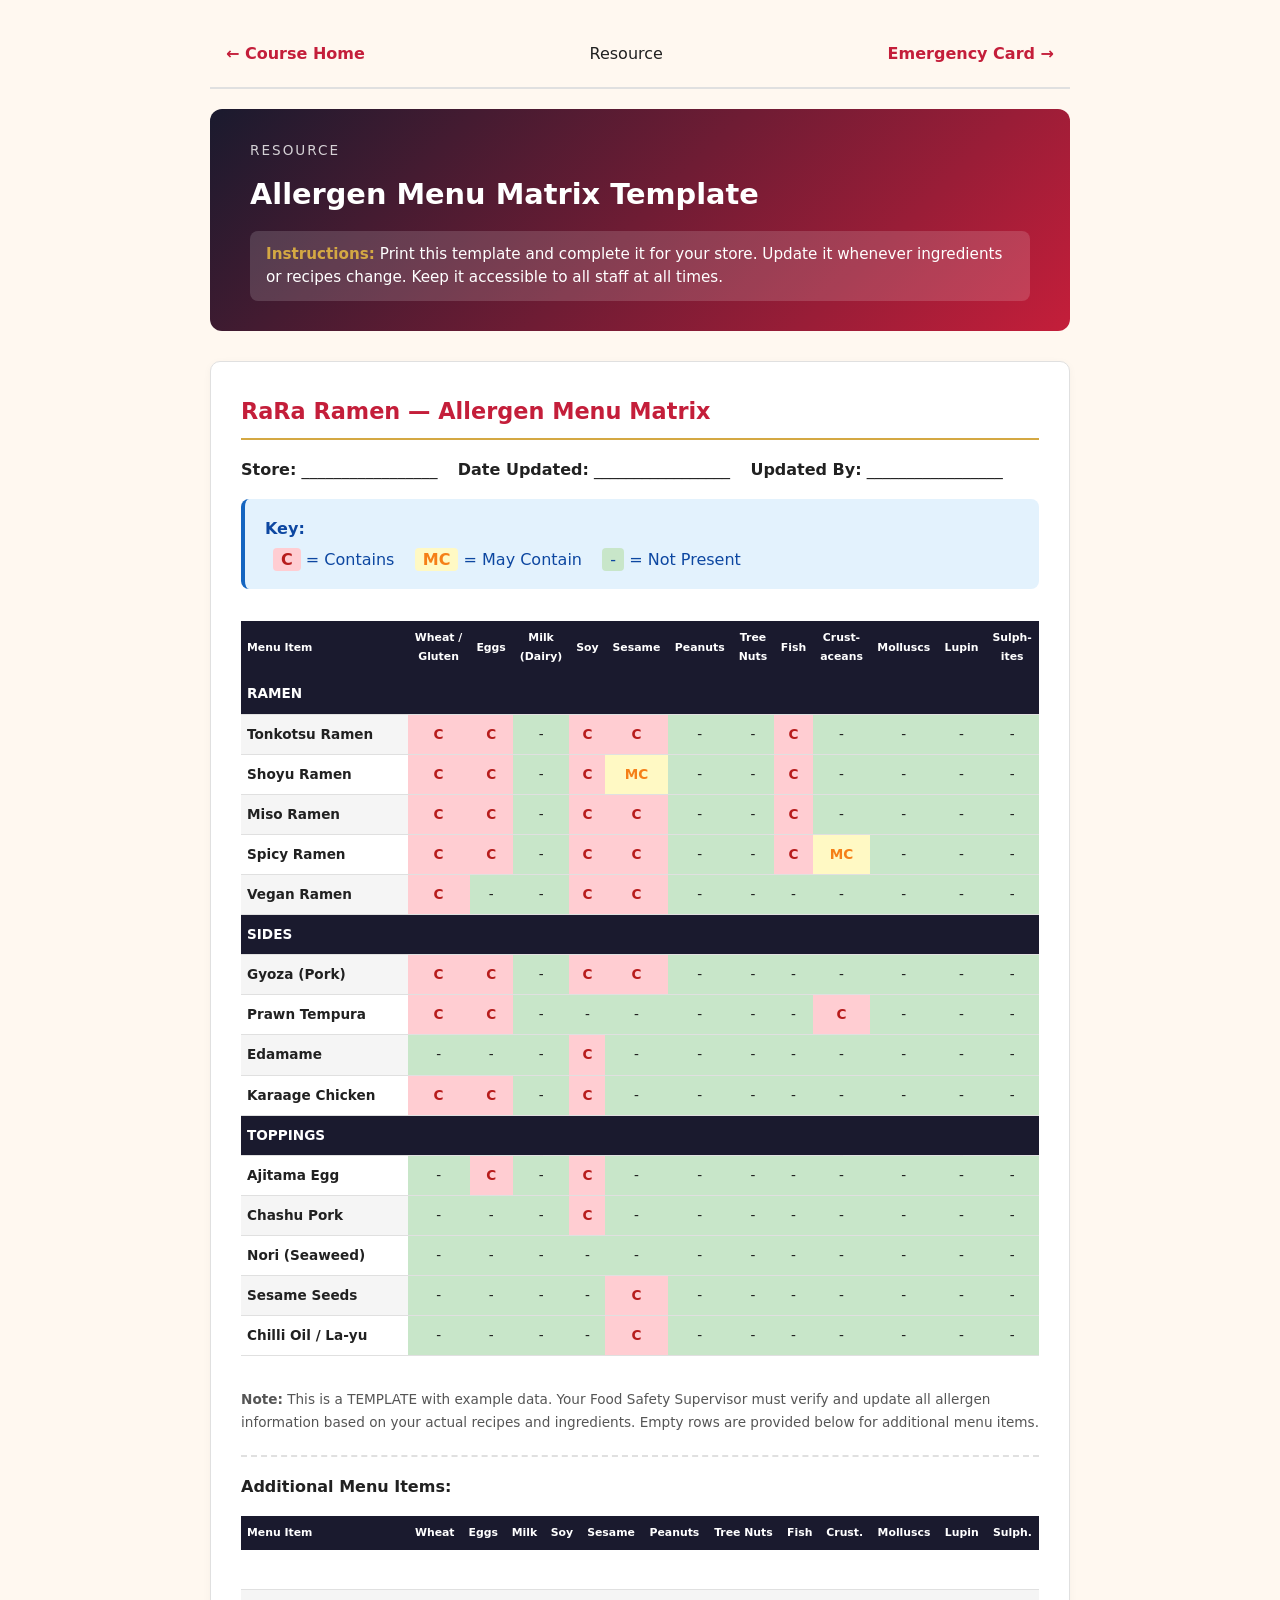
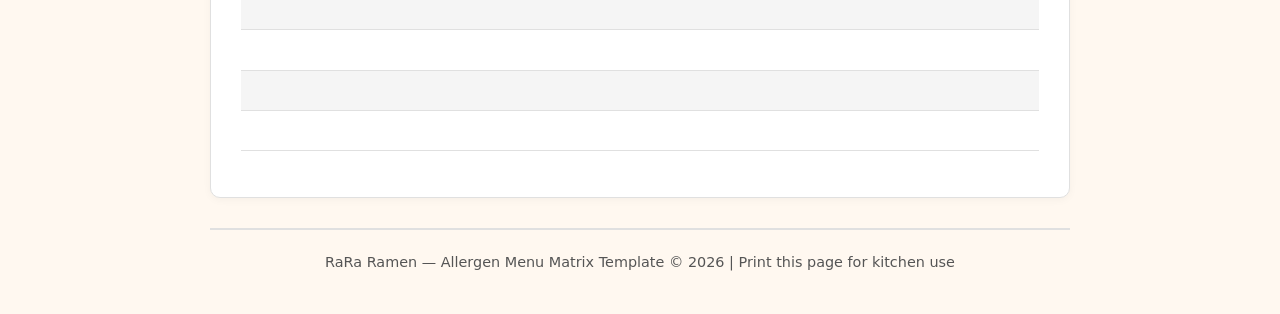
<file: resources/allergen-matrix-template.html>
<!DOCTYPE html>
<html lang="en">
<head>
  <meta charset="UTF-8">
  <meta name="viewport" content="width=device-width, initial-scale=1.0">
  <title>Allergen Menu Matrix Template | RaRa Ramen</title>
  <link rel="stylesheet" href="../styles.css">
  <style>
    .matrix-table { font-size: 0.85em; }
    .matrix-table th { padding: 8px 6px; text-align: center; font-size: 0.8em; }
    .matrix-table td { padding: 8px 6px; text-align: center; }
    .matrix-table td:first-child { text-align: left; font-weight: 600; }
    .contains { background: #FFCDD2; color: #B71C1C; font-weight: 700; }
    .may-contain { background: #FFF9C4; color: #F57F17; font-weight: 600; }
    .safe { background: #C8E6C9; }
    @media print {
      body { max-width: 100%; font-size: 11px; }
      .nav-bar, .module-footer, .alert { display: none; }
      .section { padding: 10px; border: 1px solid #ccc; }
    }
  </style>
</head>
<body>

  <div class="nav-bar">
    <a href="../index.html">&larr; Course Home</a>
    <span>Resource</span>
    <a href="emergency-response-card.html">Emergency Card &rarr;</a>
  </div>

  <div class="module-header">
    <div class="module-number">Resource</div>
    <h1>Allergen Menu Matrix Template</h1>
    <div class="learning-objective">
      <strong>Instructions:</strong> Print this template and complete it for your store. Update it whenever ingredients or recipes change. Keep it accessible to all staff at all times.
    </div>
  </div>

  <div class="section">
    <h2>RaRa Ramen &mdash; Allergen Menu Matrix</h2>
    <p><strong>Store:</strong> _________________ &nbsp;&nbsp; <strong>Date Updated:</strong> _________________ &nbsp;&nbsp; <strong>Updated By:</strong> _________________</p>

    <div class="alert alert-info">
      <strong>Key:</strong>
      <span class="contains" style="padding: 2px 8px; border-radius: 4px; margin-left: 8px;">C</span> = Contains &nbsp;&nbsp;
      <span class="may-contain" style="padding: 2px 8px; border-radius: 4px;">MC</span> = May Contain &nbsp;&nbsp;
      <span class="safe" style="padding: 2px 8px; border-radius: 4px;">-</span> = Not Present
    </div>

    <div style="overflow-x: auto;">
      <table class="matrix-table">
        <thead>
          <tr>
            <th style="text-align:left; min-width:160px;">Menu Item</th>
            <th>Wheat /<br>Gluten</th>
            <th>Eggs</th>
            <th>Milk<br>(Dairy)</th>
            <th>Soy</th>
            <th>Sesame</th>
            <th>Peanuts</th>
            <th>Tree<br>Nuts</th>
            <th>Fish</th>
            <th>Crust-<br>aceans</th>
            <th>Molluscs</th>
            <th>Lupin</th>
            <th>Sulph-<br>ites</th>
          </tr>
        </thead>
        <tbody>
          <tr><td colspan="13" style="background:var(--rara-dark); color:white; font-weight:700;">RAMEN</td></tr>
          <tr>
            <td>Tonkotsu Ramen</td>
            <td class="contains">C</td><td class="contains">C</td><td class="safe">-</td><td class="contains">C</td><td class="contains">C</td><td class="safe">-</td><td class="safe">-</td><td class="contains">C</td><td class="safe">-</td><td class="safe">-</td><td class="safe">-</td><td class="safe">-</td>
          </tr>
          <tr>
            <td>Shoyu Ramen</td>
            <td class="contains">C</td><td class="contains">C</td><td class="safe">-</td><td class="contains">C</td><td class="may-contain">MC</td><td class="safe">-</td><td class="safe">-</td><td class="contains">C</td><td class="safe">-</td><td class="safe">-</td><td class="safe">-</td><td class="safe">-</td>
          </tr>
          <tr>
            <td>Miso Ramen</td>
            <td class="contains">C</td><td class="contains">C</td><td class="safe">-</td><td class="contains">C</td><td class="contains">C</td><td class="safe">-</td><td class="safe">-</td><td class="contains">C</td><td class="safe">-</td><td class="safe">-</td><td class="safe">-</td><td class="safe">-</td>
          </tr>
          <tr>
            <td>Spicy Ramen</td>
            <td class="contains">C</td><td class="contains">C</td><td class="safe">-</td><td class="contains">C</td><td class="contains">C</td><td class="safe">-</td><td class="safe">-</td><td class="contains">C</td><td class="may-contain">MC</td><td class="safe">-</td><td class="safe">-</td><td class="safe">-</td>
          </tr>
          <tr>
            <td>Vegan Ramen</td>
            <td class="contains">C</td><td class="safe">-</td><td class="safe">-</td><td class="contains">C</td><td class="contains">C</td><td class="safe">-</td><td class="safe">-</td><td class="safe">-</td><td class="safe">-</td><td class="safe">-</td><td class="safe">-</td><td class="safe">-</td>
          </tr>

          <tr><td colspan="13" style="background:var(--rara-dark); color:white; font-weight:700;">SIDES</td></tr>
          <tr>
            <td>Gyoza (Pork)</td>
            <td class="contains">C</td><td class="contains">C</td><td class="safe">-</td><td class="contains">C</td><td class="contains">C</td><td class="safe">-</td><td class="safe">-</td><td class="safe">-</td><td class="safe">-</td><td class="safe">-</td><td class="safe">-</td><td class="safe">-</td>
          </tr>
          <tr>
            <td>Prawn Tempura</td>
            <td class="contains">C</td><td class="contains">C</td><td class="safe">-</td><td class="safe">-</td><td class="safe">-</td><td class="safe">-</td><td class="safe">-</td><td class="safe">-</td><td class="contains">C</td><td class="safe">-</td><td class="safe">-</td><td class="safe">-</td>
          </tr>
          <tr>
            <td>Edamame</td>
            <td class="safe">-</td><td class="safe">-</td><td class="safe">-</td><td class="contains">C</td><td class="safe">-</td><td class="safe">-</td><td class="safe">-</td><td class="safe">-</td><td class="safe">-</td><td class="safe">-</td><td class="safe">-</td><td class="safe">-</td>
          </tr>
          <tr>
            <td>Karaage Chicken</td>
            <td class="contains">C</td><td class="contains">C</td><td class="safe">-</td><td class="contains">C</td><td class="safe">-</td><td class="safe">-</td><td class="safe">-</td><td class="safe">-</td><td class="safe">-</td><td class="safe">-</td><td class="safe">-</td><td class="safe">-</td>
          </tr>

          <tr><td colspan="13" style="background:var(--rara-dark); color:white; font-weight:700;">TOPPINGS</td></tr>
          <tr>
            <td>Ajitama Egg</td>
            <td class="safe">-</td><td class="contains">C</td><td class="safe">-</td><td class="contains">C</td><td class="safe">-</td><td class="safe">-</td><td class="safe">-</td><td class="safe">-</td><td class="safe">-</td><td class="safe">-</td><td class="safe">-</td><td class="safe">-</td>
          </tr>
          <tr>
            <td>Chashu Pork</td>
            <td class="safe">-</td><td class="safe">-</td><td class="safe">-</td><td class="contains">C</td><td class="safe">-</td><td class="safe">-</td><td class="safe">-</td><td class="safe">-</td><td class="safe">-</td><td class="safe">-</td><td class="safe">-</td><td class="safe">-</td>
          </tr>
          <tr>
            <td>Nori (Seaweed)</td>
            <td class="safe">-</td><td class="safe">-</td><td class="safe">-</td><td class="safe">-</td><td class="safe">-</td><td class="safe">-</td><td class="safe">-</td><td class="safe">-</td><td class="safe">-</td><td class="safe">-</td><td class="safe">-</td><td class="safe">-</td>
          </tr>
          <tr>
            <td>Sesame Seeds</td>
            <td class="safe">-</td><td class="safe">-</td><td class="safe">-</td><td class="safe">-</td><td class="contains">C</td><td class="safe">-</td><td class="safe">-</td><td class="safe">-</td><td class="safe">-</td><td class="safe">-</td><td class="safe">-</td><td class="safe">-</td>
          </tr>
          <tr>
            <td>Chilli Oil / La-yu</td>
            <td class="safe">-</td><td class="safe">-</td><td class="safe">-</td><td class="safe">-</td><td class="contains">C</td><td class="safe">-</td><td class="safe">-</td><td class="safe">-</td><td class="safe">-</td><td class="safe">-</td><td class="safe">-</td><td class="safe">-</td>
          </tr>
        </tbody>
      </table>
    </div>

    <p style="margin-top: 16px; font-size: 0.85em; color: var(--text-secondary);"><strong>Note:</strong> This is a TEMPLATE with example data. Your Food Safety Supervisor must verify and update all allergen information based on your actual recipes and ingredients. Empty rows are provided below for additional menu items.</p>

    <div style="margin-top: 20px; border-top: 2px dashed var(--border-light); padding-top: 16px;">
      <p><strong>Additional Menu Items:</strong></p>
      <table class="matrix-table">
        <thead>
          <tr>
            <th style="text-align:left; min-width:160px;">Menu Item</th>
            <th>Wheat</th><th>Eggs</th><th>Milk</th><th>Soy</th><th>Sesame</th><th>Peanuts</th><th>Tree Nuts</th><th>Fish</th><th>Crust.</th><th>Molluscs</th><th>Lupin</th><th>Sulph.</th>
          </tr>
        </thead>
        <tbody>
          <tr><td>&nbsp;</td><td></td><td></td><td></td><td></td><td></td><td></td><td></td><td></td><td></td><td></td><td></td><td></td></tr>
          <tr><td>&nbsp;</td><td></td><td></td><td></td><td></td><td></td><td></td><td></td><td></td><td></td><td></td><td></td><td></td></tr>
          <tr><td>&nbsp;</td><td></td><td></td><td></td><td></td><td></td><td></td><td></td><td></td><td></td><td></td><td></td><td></td></tr>
          <tr><td>&nbsp;</td><td></td><td></td><td></td><td></td><td></td><td></td><td></td><td></td><td></td><td></td><td></td><td></td></tr>
          <tr><td>&nbsp;</td><td></td><td></td><td></td><td></td><td></td><td></td><td></td><td></td><td></td><td></td><td></td><td></td></tr>
        </tbody>
      </table>
    </div>
  </div>

  <div class="module-footer">
    <p>RaRa Ramen &mdash; Allergen Menu Matrix Template &copy; 2026 | Print this page for kitchen use</p>
  </div>

</body>
</html>
</file>
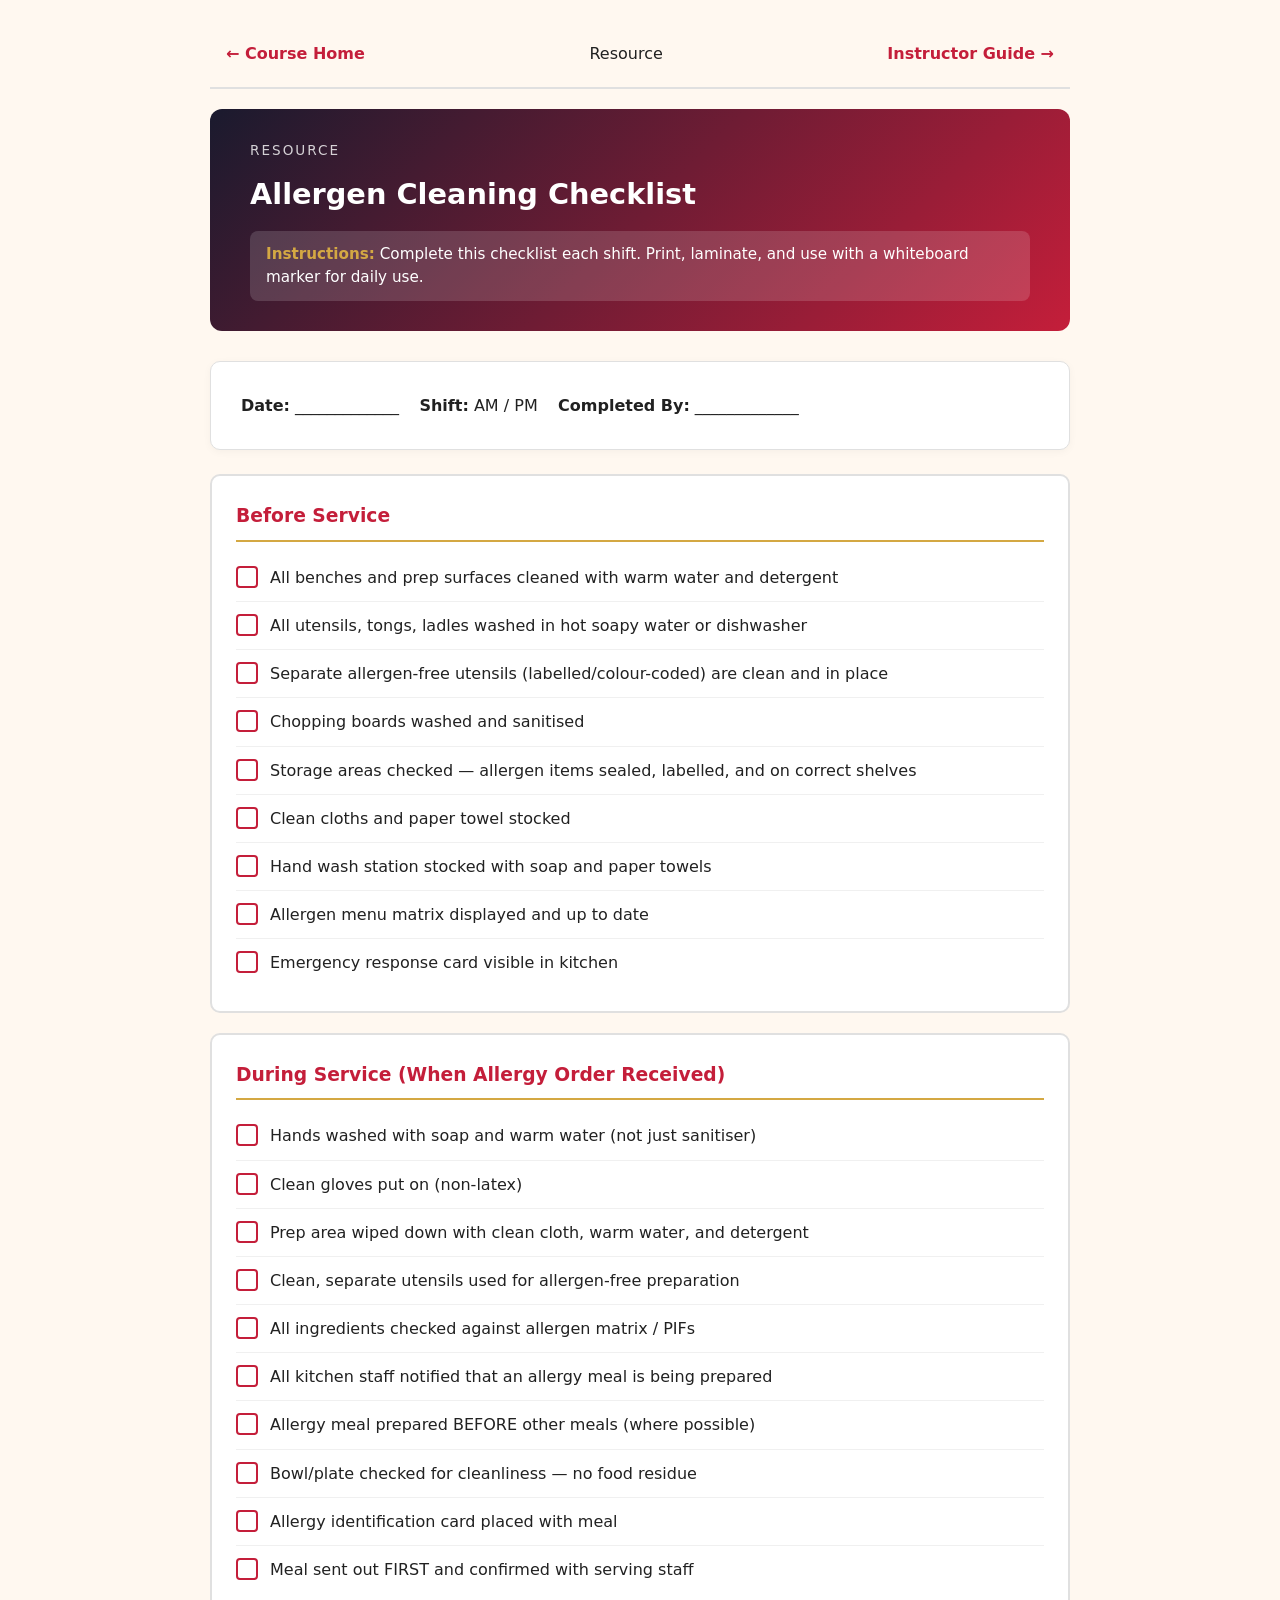
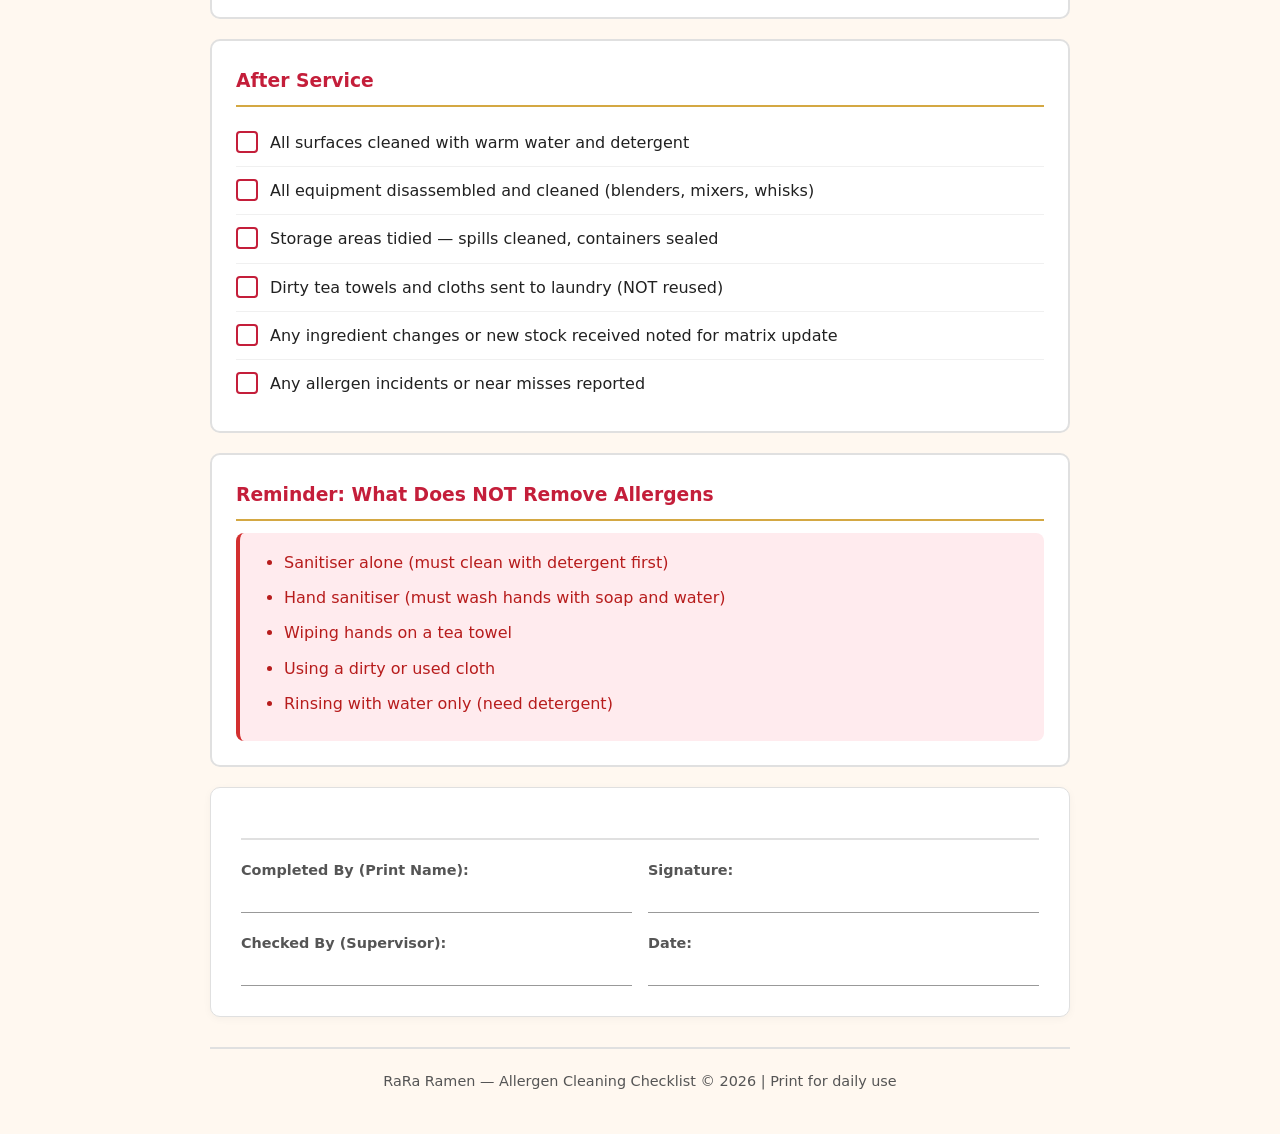
<file: resources/cleaning-checklist.html>
<!DOCTYPE html>
<html lang="en">
<head>
  <meta charset="UTF-8">
  <meta name="viewport" content="width=device-width, initial-scale=1.0">
  <title>Allergen Cleaning Checklist | RaRa Ramen</title>
  <link rel="stylesheet" href="../styles.css">
  <style>
    .checklist-section {
      background: white;
      border: 2px solid var(--border-light);
      border-radius: 10px;
      padding: 24px;
      margin-bottom: 20px;
    }
    .checklist-section h3 {
      color: var(--rara-red);
      margin-bottom: 12px;
      padding-bottom: 8px;
      border-bottom: 2px solid var(--rara-gold);
    }
    .check-item {
      display: flex;
      align-items: flex-start;
      gap: 12px;
      padding: 10px 0;
      border-bottom: 1px solid #f0f0f0;
    }
    .check-item:last-child { border-bottom: none; }
    .checkbox {
      width: 22px;
      height: 22px;
      border: 2px solid var(--rara-red);
      border-radius: 4px;
      flex-shrink: 0;
      margin-top: 2px;
    }
    .sign-off {
      display: grid;
      grid-template-columns: 1fr 1fr;
      gap: 16px;
      margin-top: 20px;
      padding-top: 16px;
      border-top: 2px solid var(--border-light);
    }
    .sign-off-field {
      border-bottom: 1px solid #999;
      padding: 8px 0;
      min-height: 30px;
    }
    .sign-off label { font-weight: 600; font-size: 0.9em; color: var(--text-secondary); }
    @media print {
      body { max-width: 100%; background: white; padding: 10px; }
      .nav-bar, .module-footer { display: none; }
      .section { box-shadow: none; }
    }
  </style>
</head>
<body>

  <div class="nav-bar">
    <a href="../index.html">&larr; Course Home</a>
    <span>Resource</span>
    <a href="instructor-guide.html">Instructor Guide &rarr;</a>
  </div>

  <div class="module-header">
    <div class="module-number">Resource</div>
    <h1>Allergen Cleaning Checklist</h1>
    <div class="learning-objective">
      <strong>Instructions:</strong> Complete this checklist each shift. Print, laminate, and use with a whiteboard marker for daily use.
    </div>
  </div>

  <div class="section">
    <p><strong>Date:</strong> _____________ &nbsp;&nbsp; <strong>Shift:</strong> AM / PM &nbsp;&nbsp; <strong>Completed By:</strong> _____________</p>
  </div>

  <div class="checklist-section">
    <h3>Before Service</h3>
    <div class="check-item"><div class="checkbox"></div><div>All benches and prep surfaces cleaned with warm water and detergent</div></div>
    <div class="check-item"><div class="checkbox"></div><div>All utensils, tongs, ladles washed in hot soapy water or dishwasher</div></div>
    <div class="check-item"><div class="checkbox"></div><div>Separate allergen-free utensils (labelled/colour-coded) are clean and in place</div></div>
    <div class="check-item"><div class="checkbox"></div><div>Chopping boards washed and sanitised</div></div>
    <div class="check-item"><div class="checkbox"></div><div>Storage areas checked &mdash; allergen items sealed, labelled, and on correct shelves</div></div>
    <div class="check-item"><div class="checkbox"></div><div>Clean cloths and paper towel stocked</div></div>
    <div class="check-item"><div class="checkbox"></div><div>Hand wash station stocked with soap and paper towels</div></div>
    <div class="check-item"><div class="checkbox"></div><div>Allergen menu matrix displayed and up to date</div></div>
    <div class="check-item"><div class="checkbox"></div><div>Emergency response card visible in kitchen</div></div>
  </div>

  <div class="checklist-section">
    <h3>During Service (When Allergy Order Received)</h3>
    <div class="check-item"><div class="checkbox"></div><div>Hands washed with soap and warm water (not just sanitiser)</div></div>
    <div class="check-item"><div class="checkbox"></div><div>Clean gloves put on (non-latex)</div></div>
    <div class="check-item"><div class="checkbox"></div><div>Prep area wiped down with clean cloth, warm water, and detergent</div></div>
    <div class="check-item"><div class="checkbox"></div><div>Clean, separate utensils used for allergen-free preparation</div></div>
    <div class="check-item"><div class="checkbox"></div><div>All ingredients checked against allergen matrix / PIFs</div></div>
    <div class="check-item"><div class="checkbox"></div><div>All kitchen staff notified that an allergy meal is being prepared</div></div>
    <div class="check-item"><div class="checkbox"></div><div>Allergy meal prepared BEFORE other meals (where possible)</div></div>
    <div class="check-item"><div class="checkbox"></div><div>Bowl/plate checked for cleanliness &mdash; no food residue</div></div>
    <div class="check-item"><div class="checkbox"></div><div>Allergy identification card placed with meal</div></div>
    <div class="check-item"><div class="checkbox"></div><div>Meal sent out FIRST and confirmed with serving staff</div></div>
  </div>

  <div class="checklist-section">
    <h3>After Service</h3>
    <div class="check-item"><div class="checkbox"></div><div>All surfaces cleaned with warm water and detergent</div></div>
    <div class="check-item"><div class="checkbox"></div><div>All equipment disassembled and cleaned (blenders, mixers, whisks)</div></div>
    <div class="check-item"><div class="checkbox"></div><div>Storage areas tidied &mdash; spills cleaned, containers sealed</div></div>
    <div class="check-item"><div class="checkbox"></div><div>Dirty tea towels and cloths sent to laundry (NOT reused)</div></div>
    <div class="check-item"><div class="checkbox"></div><div>Any ingredient changes or new stock received noted for matrix update</div></div>
    <div class="check-item"><div class="checkbox"></div><div>Any allergen incidents or near misses reported</div></div>
  </div>

  <div class="checklist-section">
    <h3>Reminder: What Does NOT Remove Allergens</h3>
    <div class="alert alert-danger" style="margin: 0;">
      <ul style="margin: 0;">
        <li>Sanitiser alone (must clean with detergent first)</li>
        <li>Hand sanitiser (must wash hands with soap and water)</li>
        <li>Wiping hands on a tea towel</li>
        <li>Using a dirty or used cloth</li>
        <li>Rinsing with water only (need detergent)</li>
      </ul>
    </div>
  </div>

  <div class="section">
    <div class="sign-off">
      <div>
        <label>Completed By (Print Name):</label>
        <div class="sign-off-field"></div>
      </div>
      <div>
        <label>Signature:</label>
        <div class="sign-off-field"></div>
      </div>
      <div>
        <label>Checked By (Supervisor):</label>
        <div class="sign-off-field"></div>
      </div>
      <div>
        <label>Date:</label>
        <div class="sign-off-field"></div>
      </div>
    </div>
  </div>

  <div class="module-footer">
    <p>RaRa Ramen &mdash; Allergen Cleaning Checklist &copy; 2026 | Print for daily use</p>
  </div>

</body>
</html>
</file>
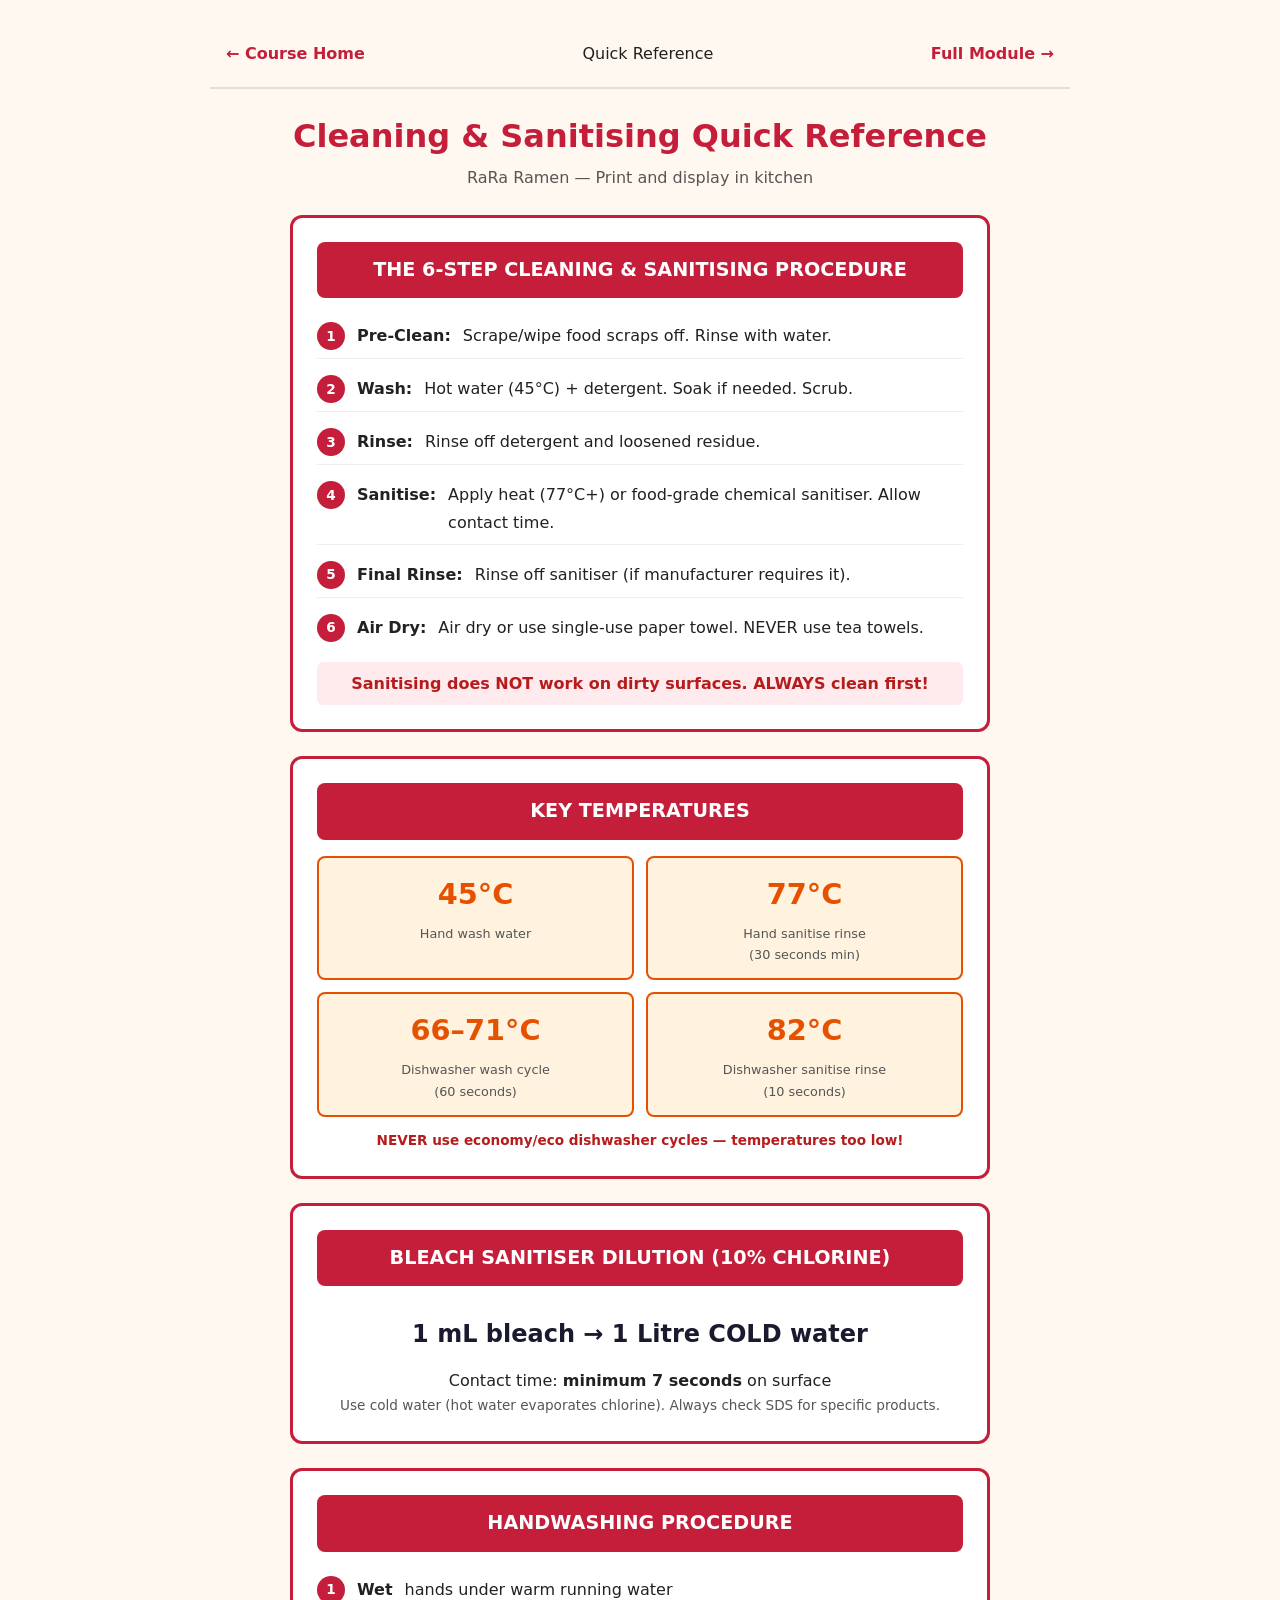
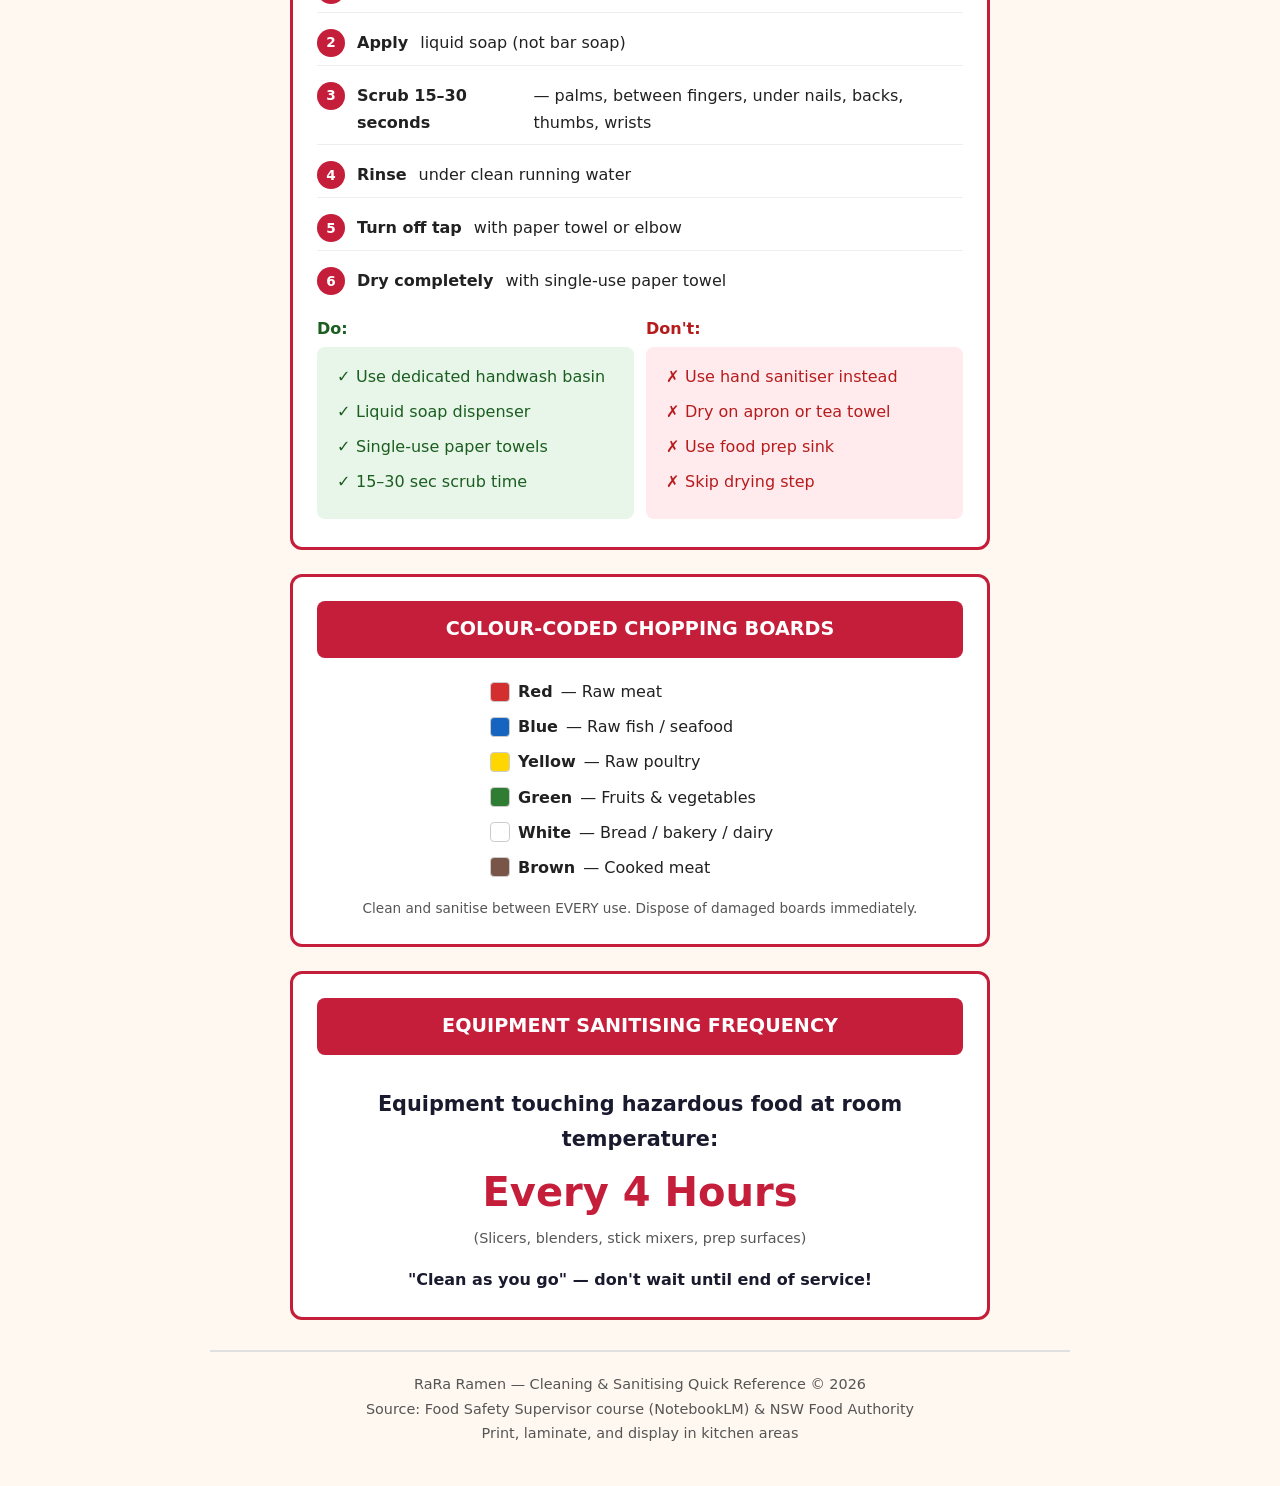
<file: resources/cleaning-quick-reference.html>
<!DOCTYPE html>
<html lang="en">
<head>
  <meta charset="UTF-8">
  <meta name="viewport" content="width=device-width, initial-scale=1.0">
  <title>Cleaning &amp; Sanitising Quick Reference | RaRa Ramen</title>
  <link rel="stylesheet" href="../styles.css">
  <style>
    .ref-card {
      border: 3px solid var(--rara-red);
      border-radius: 12px;
      padding: 24px;
      background: white;
      max-width: 700px;
      margin: 0 auto 24px;
      page-break-inside: avoid;
    }
    .ref-title {
      background: var(--rara-red);
      color: white;
      text-align: center;
      padding: 12px;
      border-radius: 8px;
      font-size: 1.2em;
      font-weight: 700;
      margin-bottom: 16px;
    }
    .ref-steps {
      counter-reset: refstep;
      margin: 0;
      padding: 0;
      list-style: none;
    }
    .ref-steps li {
      counter-increment: refstep;
      display: flex;
      gap: 12px;
      align-items: flex-start;
      padding: 8px 0;
      border-bottom: 1px solid #eee;
    }
    .ref-steps li:last-child { border-bottom: none; }
    .ref-steps li::before {
      content: counter(refstep);
      background: var(--rara-red);
      color: white;
      width: 28px;
      height: 28px;
      border-radius: 50%;
      display: flex;
      align-items: center;
      justify-content: center;
      font-weight: 700;
      font-size: 0.85em;
      flex-shrink: 0;
    }
    .temp-grid {
      display: grid;
      grid-template-columns: 1fr 1fr;
      gap: 12px;
      margin: 12px 0;
    }
    .temp-box {
      background: #FFF3E0;
      border: 2px solid #E65100;
      border-radius: 8px;
      padding: 12px;
      text-align: center;
    }
    .temp-box .temp { font-size: 1.8em; font-weight: 700; color: #E65100; }
    .temp-box .label { font-size: 0.8em; color: #555; margin-top: 4px; }
    .dont-list {
      background: #FFEBEE;
      border-radius: 8px;
      padding: 16px 20px;
      margin: 12px 0;
    }
    .dont-list li { color: #B71C1C; }
    .dont-list li::before { content: "✗ "; font-weight: 700; }
    .do-list {
      background: #E8F5E9;
      border-radius: 8px;
      padding: 16px 20px;
      margin: 12px 0;
    }
    .do-list li { color: #1B5E20; }
    .do-list li::before { content: "✓ "; font-weight: 700; }
    .dont-list, .do-list { list-style: none; padding-left: 20px; }
    .color-row { display: flex; align-items: center; gap: 8px; padding: 4px 0; }
    .color-dot {
      width: 20px; height: 20px; border-radius: 4px; flex-shrink: 0;
      border: 1px solid #ccc;
    }
    @media print {
      body { max-width: 100%; background: white; padding: 10px; }
      .nav-bar, .module-footer { display: none; }
      .ref-card { max-width: 100%; border-width: 2px; margin: 12px 0; }
    }
  </style>
</head>
<body>

  <div class="nav-bar">
    <a href="../index.html">&larr; Course Home</a>
    <span>Quick Reference</span>
    <a href="../modules/cleaning-and-sanitising.html">Full Module &rarr;</a>
  </div>

  <div style="text-align:center; margin-bottom:24px;">
    <h1 style="color: var(--rara-red);">Cleaning &amp; Sanitising Quick Reference</h1>
    <p style="color: var(--text-secondary);">RaRa Ramen &mdash; Print and display in kitchen</p>
  </div>

  <!-- Card 1: The 6 Steps -->
  <div class="ref-card">
    <div class="ref-title">THE 6-STEP CLEANING &amp; SANITISING PROCEDURE</div>
    <ol class="ref-steps">
      <li><strong>Pre-Clean:</strong> Scrape/wipe food scraps off. Rinse with water.</li>
      <li><strong>Wash:</strong> Hot water (45&deg;C) + detergent. Soak if needed. Scrub.</li>
      <li><strong>Rinse:</strong> Rinse off detergent and loosened residue.</li>
      <li><strong>Sanitise:</strong> Apply heat (77&deg;C+) or food-grade chemical sanitiser. Allow contact time.</li>
      <li><strong>Final Rinse:</strong> Rinse off sanitiser (if manufacturer requires it).</li>
      <li><strong>Air Dry:</strong> Air dry or use single-use paper towel. NEVER use tea towels.</li>
    </ol>
    <div style="text-align:center; margin-top:12px; padding:8px; background:#FFEBEE; border-radius:6px; font-weight:600; color:#B71C1C;">
      Sanitising does NOT work on dirty surfaces. ALWAYS clean first!
    </div>
  </div>

  <!-- Card 2: Temperatures -->
  <div class="ref-card">
    <div class="ref-title">KEY TEMPERATURES</div>
    <div class="temp-grid">
      <div class="temp-box">
        <div class="temp">45&deg;C</div>
        <div class="label">Hand wash water</div>
      </div>
      <div class="temp-box">
        <div class="temp">77&deg;C</div>
        <div class="label">Hand sanitise rinse<br>(30 seconds min)</div>
      </div>
      <div class="temp-box">
        <div class="temp">66&ndash;71&deg;C</div>
        <div class="label">Dishwasher wash cycle<br>(60 seconds)</div>
      </div>
      <div class="temp-box">
        <div class="temp">82&deg;C</div>
        <div class="label">Dishwasher sanitise rinse<br>(10 seconds)</div>
      </div>
    </div>
    <p style="text-align:center; font-size:0.85em; color:#B71C1C; font-weight:600;">NEVER use economy/eco dishwasher cycles &mdash; temperatures too low!</p>
  </div>

  <!-- Card 3: Chemical Bleach -->
  <div class="ref-card">
    <div class="ref-title">BLEACH SANITISER DILUTION (10% CHLORINE)</div>
    <div style="text-align:center; font-size:1.5em; font-weight:700; color: var(--rara-dark); padding:12px;">
      1 mL bleach &rarr; 1 Litre COLD water
    </div>
    <p style="text-align:center;">Contact time: <strong>minimum 7 seconds</strong> on surface</p>
    <p style="text-align:center; font-size:0.85em; color:#555;">Use cold water (hot water evaporates chlorine). Always check SDS for specific products.</p>
  </div>

  <!-- Card 4: Handwashing -->
  <div class="ref-card">
    <div class="ref-title">HANDWASHING PROCEDURE</div>
    <ol class="ref-steps">
      <li><strong>Wet</strong> hands under warm running water</li>
      <li><strong>Apply</strong> liquid soap (not bar soap)</li>
      <li><strong>Scrub 15&ndash;30 seconds</strong> &mdash; palms, between fingers, under nails, backs, thumbs, wrists</li>
      <li><strong>Rinse</strong> under clean running water</li>
      <li><strong>Turn off tap</strong> with paper towel or elbow</li>
      <li><strong>Dry completely</strong> with single-use paper towel</li>
    </ol>

    <div style="display:grid; grid-template-columns: 1fr 1fr; gap:12px; margin-top:12px;">
      <div>
        <strong style="color:#1B5E20;">Do:</strong>
        <ul class="do-list" style="margin:4px 0;">
          <li>Use dedicated handwash basin</li>
          <li>Liquid soap dispenser</li>
          <li>Single-use paper towels</li>
          <li>15&ndash;30 sec scrub time</li>
        </ul>
      </div>
      <div>
        <strong style="color:#B71C1C;">Don't:</strong>
        <ul class="dont-list" style="margin:4px 0;">
          <li>Use hand sanitiser instead</li>
          <li>Dry on apron or tea towel</li>
          <li>Use food prep sink</li>
          <li>Skip drying step</li>
        </ul>
      </div>
    </div>
  </div>

  <!-- Card 5: Chopping Board Colours -->
  <div class="ref-card">
    <div class="ref-title">COLOUR-CODED CHOPPING BOARDS</div>
    <div style="max-width:300px; margin:0 auto;">
      <div class="color-row"><div class="color-dot" style="background:#D32F2F;"></div><strong>Red</strong> &mdash; Raw meat</div>
      <div class="color-row"><div class="color-dot" style="background:#1565C0;"></div><strong>Blue</strong> &mdash; Raw fish / seafood</div>
      <div class="color-row"><div class="color-dot" style="background:#FFD600;"></div><strong>Yellow</strong> &mdash; Raw poultry</div>
      <div class="color-row"><div class="color-dot" style="background:#2E7D32;"></div><strong>Green</strong> &mdash; Fruits &amp; vegetables</div>
      <div class="color-row"><div class="color-dot" style="background:#FFFFFF;"></div><strong>White</strong> &mdash; Bread / bakery / dairy</div>
      <div class="color-row"><div class="color-dot" style="background:#795548;"></div><strong>Brown</strong> &mdash; Cooked meat</div>
    </div>
    <p style="text-align:center; margin-top:12px; font-size:0.85em; color:#555;">Clean and sanitise between EVERY use. Dispose of damaged boards immediately.</p>
  </div>

  <!-- Card 6: 4-Hour Rule -->
  <div class="ref-card">
    <div class="ref-title">EQUIPMENT SANITISING FREQUENCY</div>
    <div style="text-align:center; padding:16px;">
      <p style="font-size:1.3em; font-weight:700; color:var(--rara-dark);">Equipment touching hazardous food at room temperature:</p>
      <p style="font-size:2.5em; font-weight:700; color:var(--rara-red);">Every 4 Hours</p>
      <p style="font-size:0.9em; color:#555;">(Slicers, blenders, stick mixers, prep surfaces)</p>
    </div>
    <p style="text-align:center; font-weight:600; color:var(--rara-dark);">"Clean as you go" &mdash; don't wait until end of service!</p>
  </div>

  <div class="module-footer">
    <p>RaRa Ramen &mdash; Cleaning &amp; Sanitising Quick Reference &copy; 2026</p>
    <p>Source: Food Safety Supervisor course (NotebookLM) &amp; NSW Food Authority</p>
    <p>Print, laminate, and display in kitchen areas</p>
  </div>

</body>
</html>
</file>
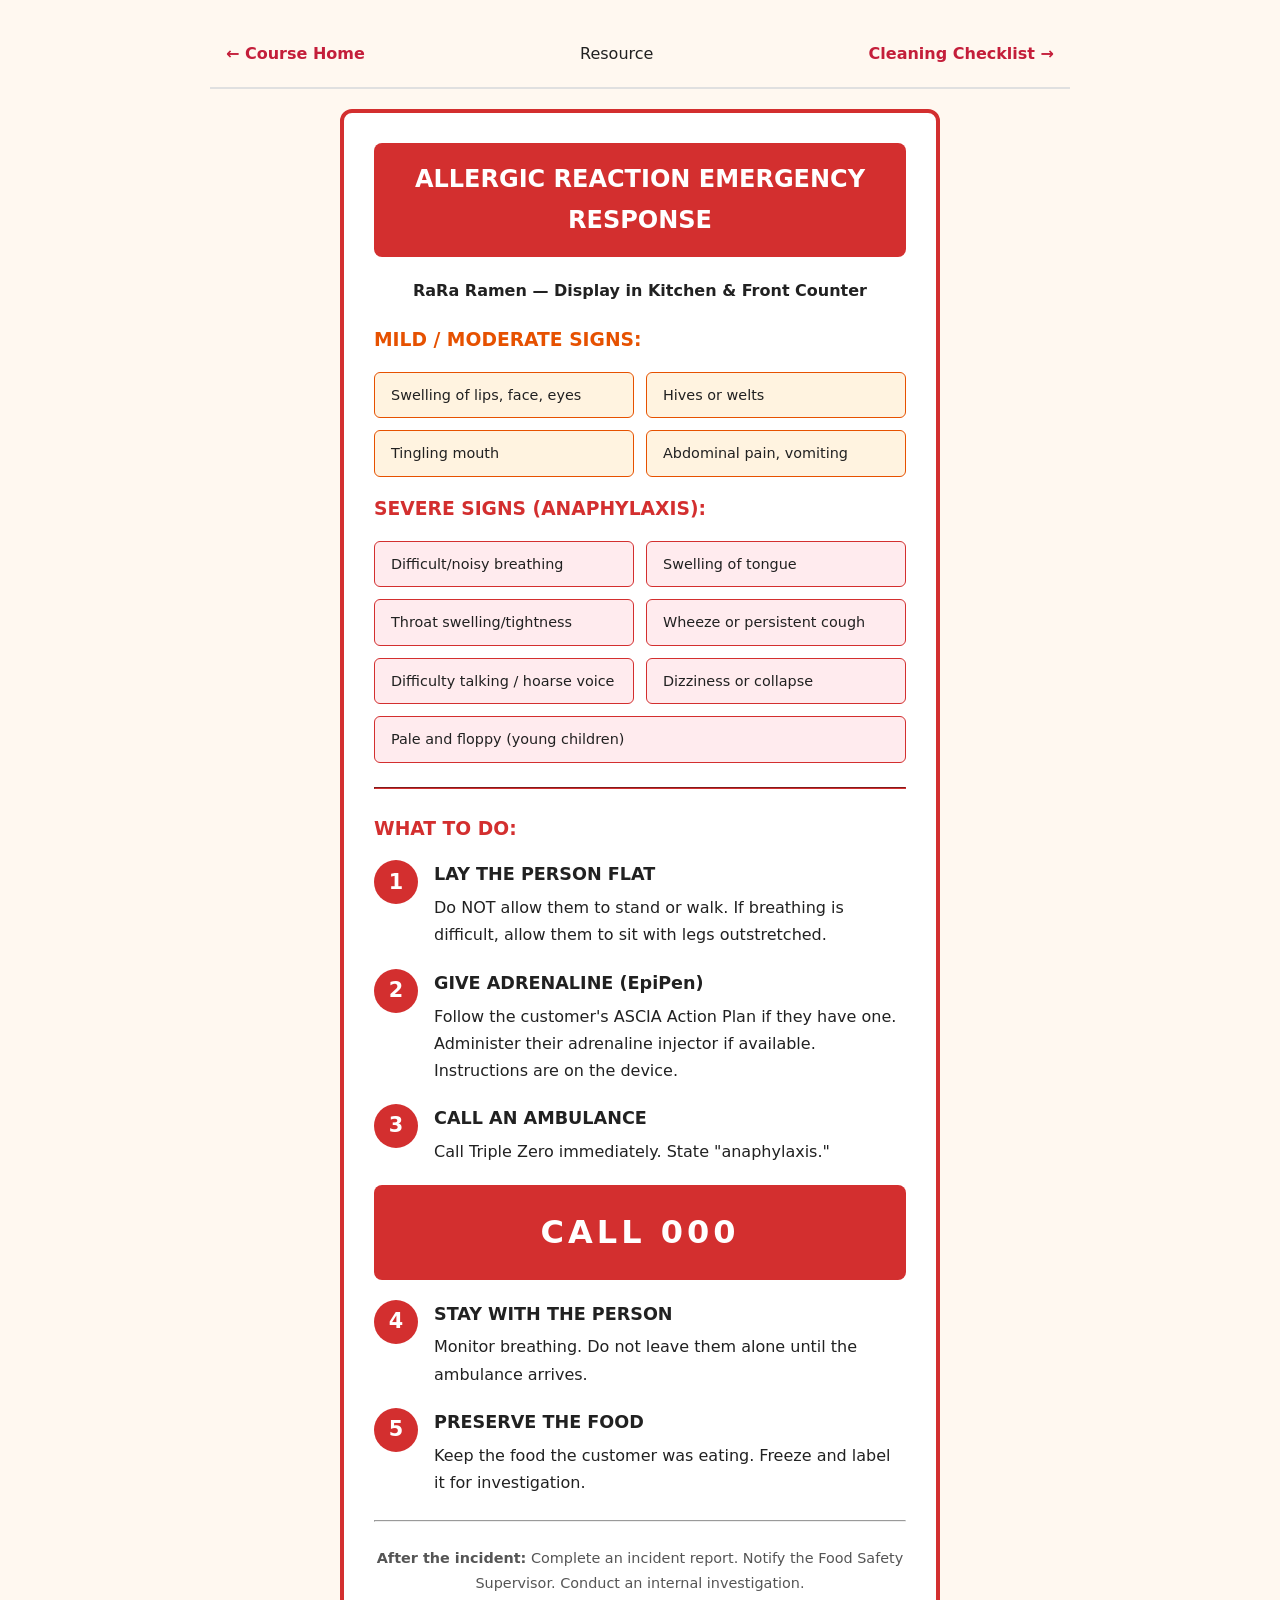
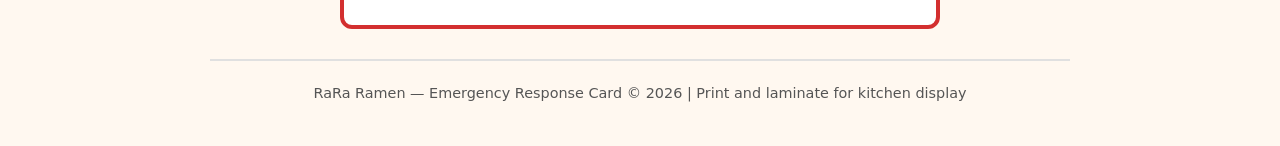
<file: resources/emergency-response-card.html>
<!DOCTYPE html>
<html lang="en">
<head>
  <meta charset="UTF-8">
  <meta name="viewport" content="width=device-width, initial-scale=1.0">
  <title>Emergency Response Card | RaRa Ramen</title>
  <link rel="stylesheet" href="../styles.css">
  <style>
    .emergency-card {
      border: 4px solid #D32F2F;
      border-radius: 12px;
      padding: 30px;
      background: white;
      max-width: 600px;
      margin: 0 auto;
    }
    .emergency-title {
      background: #D32F2F;
      color: white;
      text-align: center;
      padding: 16px;
      border-radius: 8px;
      font-size: 1.5em;
      font-weight: 700;
      margin-bottom: 20px;
    }
    .emergency-step {
      display: flex;
      gap: 16px;
      margin-bottom: 20px;
      align-items: flex-start;
    }
    .emergency-num {
      background: #D32F2F;
      color: white;
      width: 44px;
      height: 44px;
      border-radius: 50%;
      display: flex;
      align-items: center;
      justify-content: center;
      font-weight: 700;
      font-size: 1.3em;
      flex-shrink: 0;
    }
    .emergency-text { flex: 1; }
    .emergency-text strong { display: block; font-size: 1.1em; margin-bottom: 4px; }
    .call-box {
      background: #D32F2F;
      color: white;
      text-align: center;
      padding: 20px;
      border-radius: 8px;
      font-size: 2em;
      font-weight: 700;
      margin: 20px 0;
      letter-spacing: 4px;
    }
    .signs-grid {
      display: grid;
      grid-template-columns: 1fr 1fr;
      gap: 12px;
      margin: 16px 0;
    }
    .sign-box {
      padding: 10px 16px;
      border-radius: 6px;
      font-size: 0.9em;
    }
    .sign-mild { background: #FFF3E0; border: 1px solid #E65100; }
    .sign-severe { background: #FFEBEE; border: 1px solid #D32F2F; }
    @media print {
      body { max-width: 100%; background: white; padding: 0; }
      .nav-bar, .module-footer { display: none; }
    }
  </style>
</head>
<body>

  <div class="nav-bar">
    <a href="../index.html">&larr; Course Home</a>
    <span>Resource</span>
    <a href="cleaning-checklist.html">Cleaning Checklist &rarr;</a>
  </div>

  <div class="emergency-card">
    <div class="emergency-title">ALLERGIC REACTION EMERGENCY RESPONSE</div>
    <p style="text-align:center; font-weight:600; margin-bottom:20px;">RaRa Ramen &mdash; Display in Kitchen &amp; Front Counter</p>

    <h3 style="color: #E65100; margin-bottom: 10px;">MILD / MODERATE SIGNS:</h3>
    <div class="signs-grid">
      <div class="sign-box sign-mild">Swelling of lips, face, eyes</div>
      <div class="sign-box sign-mild">Hives or welts</div>
      <div class="sign-box sign-mild">Tingling mouth</div>
      <div class="sign-box sign-mild">Abdominal pain, vomiting</div>
    </div>

    <h3 style="color: #D32F2F; margin-bottom: 10px;">SEVERE SIGNS (ANAPHYLAXIS):</h3>
    <div class="signs-grid">
      <div class="sign-box sign-severe">Difficult/noisy breathing</div>
      <div class="sign-box sign-severe">Swelling of tongue</div>
      <div class="sign-box sign-severe">Throat swelling/tightness</div>
      <div class="sign-box sign-severe">Wheeze or persistent cough</div>
      <div class="sign-box sign-severe">Difficulty talking / hoarse voice</div>
      <div class="sign-box sign-severe">Dizziness or collapse</div>
      <div class="sign-box sign-severe" style="grid-column: span 2;">Pale and floppy (young children)</div>
    </div>

    <hr style="margin: 24px 0; border-color: #D32F2F;">

    <h3 style="color: #D32F2F; margin-bottom: 16px;">WHAT TO DO:</h3>

    <div class="emergency-step">
      <div class="emergency-num">1</div>
      <div class="emergency-text">
        <strong>LAY THE PERSON FLAT</strong>
        Do NOT allow them to stand or walk. If breathing is difficult, allow them to sit with legs outstretched.
      </div>
    </div>

    <div class="emergency-step">
      <div class="emergency-num">2</div>
      <div class="emergency-text">
        <strong>GIVE ADRENALINE (EpiPen)</strong>
        Follow the customer's ASCIA Action Plan if they have one. Administer their adrenaline injector if available. Instructions are on the device.
      </div>
    </div>

    <div class="emergency-step">
      <div class="emergency-num">3</div>
      <div class="emergency-text">
        <strong>CALL AN AMBULANCE</strong>
        Call Triple Zero immediately. State "anaphylaxis."
      </div>
    </div>

    <div class="call-box">CALL 000</div>

    <div class="emergency-step">
      <div class="emergency-num">4</div>
      <div class="emergency-text">
        <strong>STAY WITH THE PERSON</strong>
        Monitor breathing. Do not leave them alone until the ambulance arrives.
      </div>
    </div>

    <div class="emergency-step">
      <div class="emergency-num">5</div>
      <div class="emergency-text">
        <strong>PRESERVE THE FOOD</strong>
        Keep the food the customer was eating. Freeze and label it for investigation.
      </div>
    </div>

    <hr style="margin: 24px 0;">

    <p style="text-align:center; font-size:0.9em; color: var(--text-secondary);">
      <strong>After the incident:</strong> Complete an incident report. Notify the Food Safety Supervisor. Conduct an internal investigation.
    </p>
  </div>

  <div class="module-footer">
    <p>RaRa Ramen &mdash; Emergency Response Card &copy; 2026 | Print and laminate for kitchen display</p>
  </div>

</body>
</html>
</file>
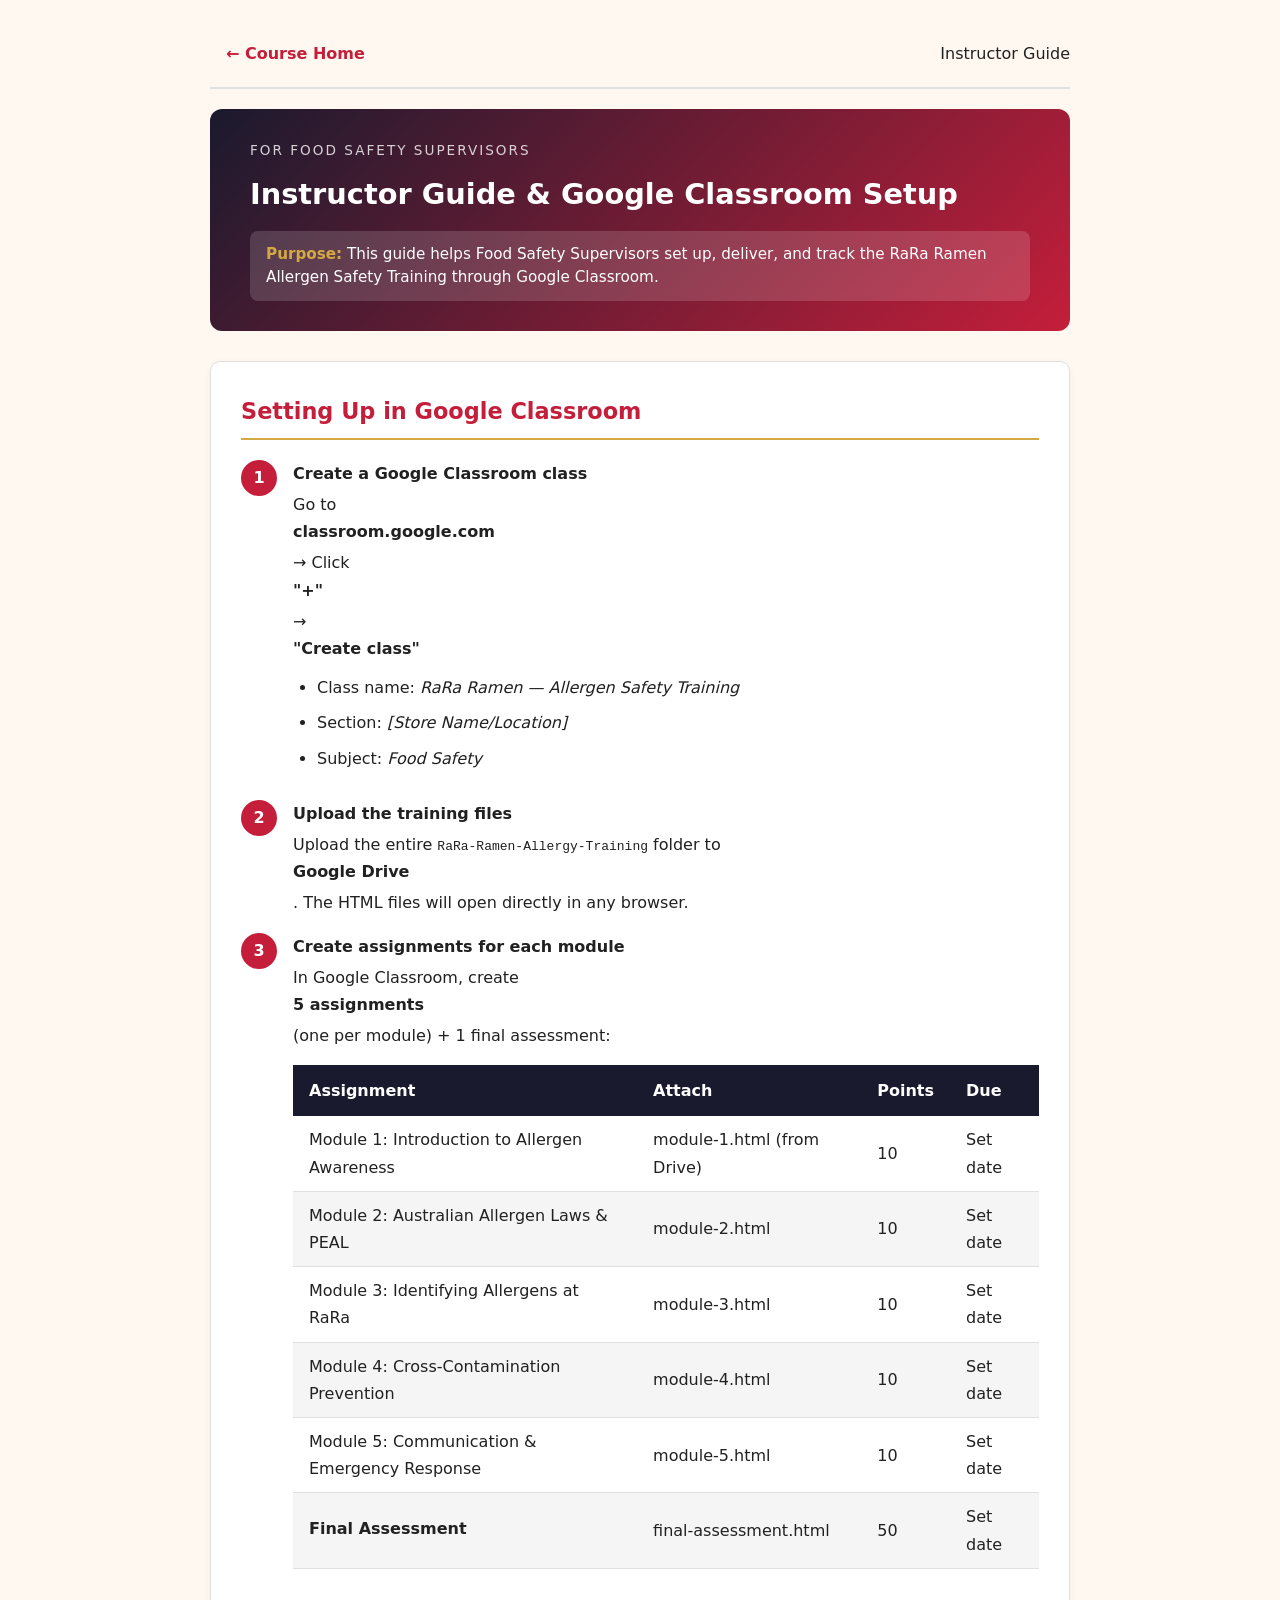
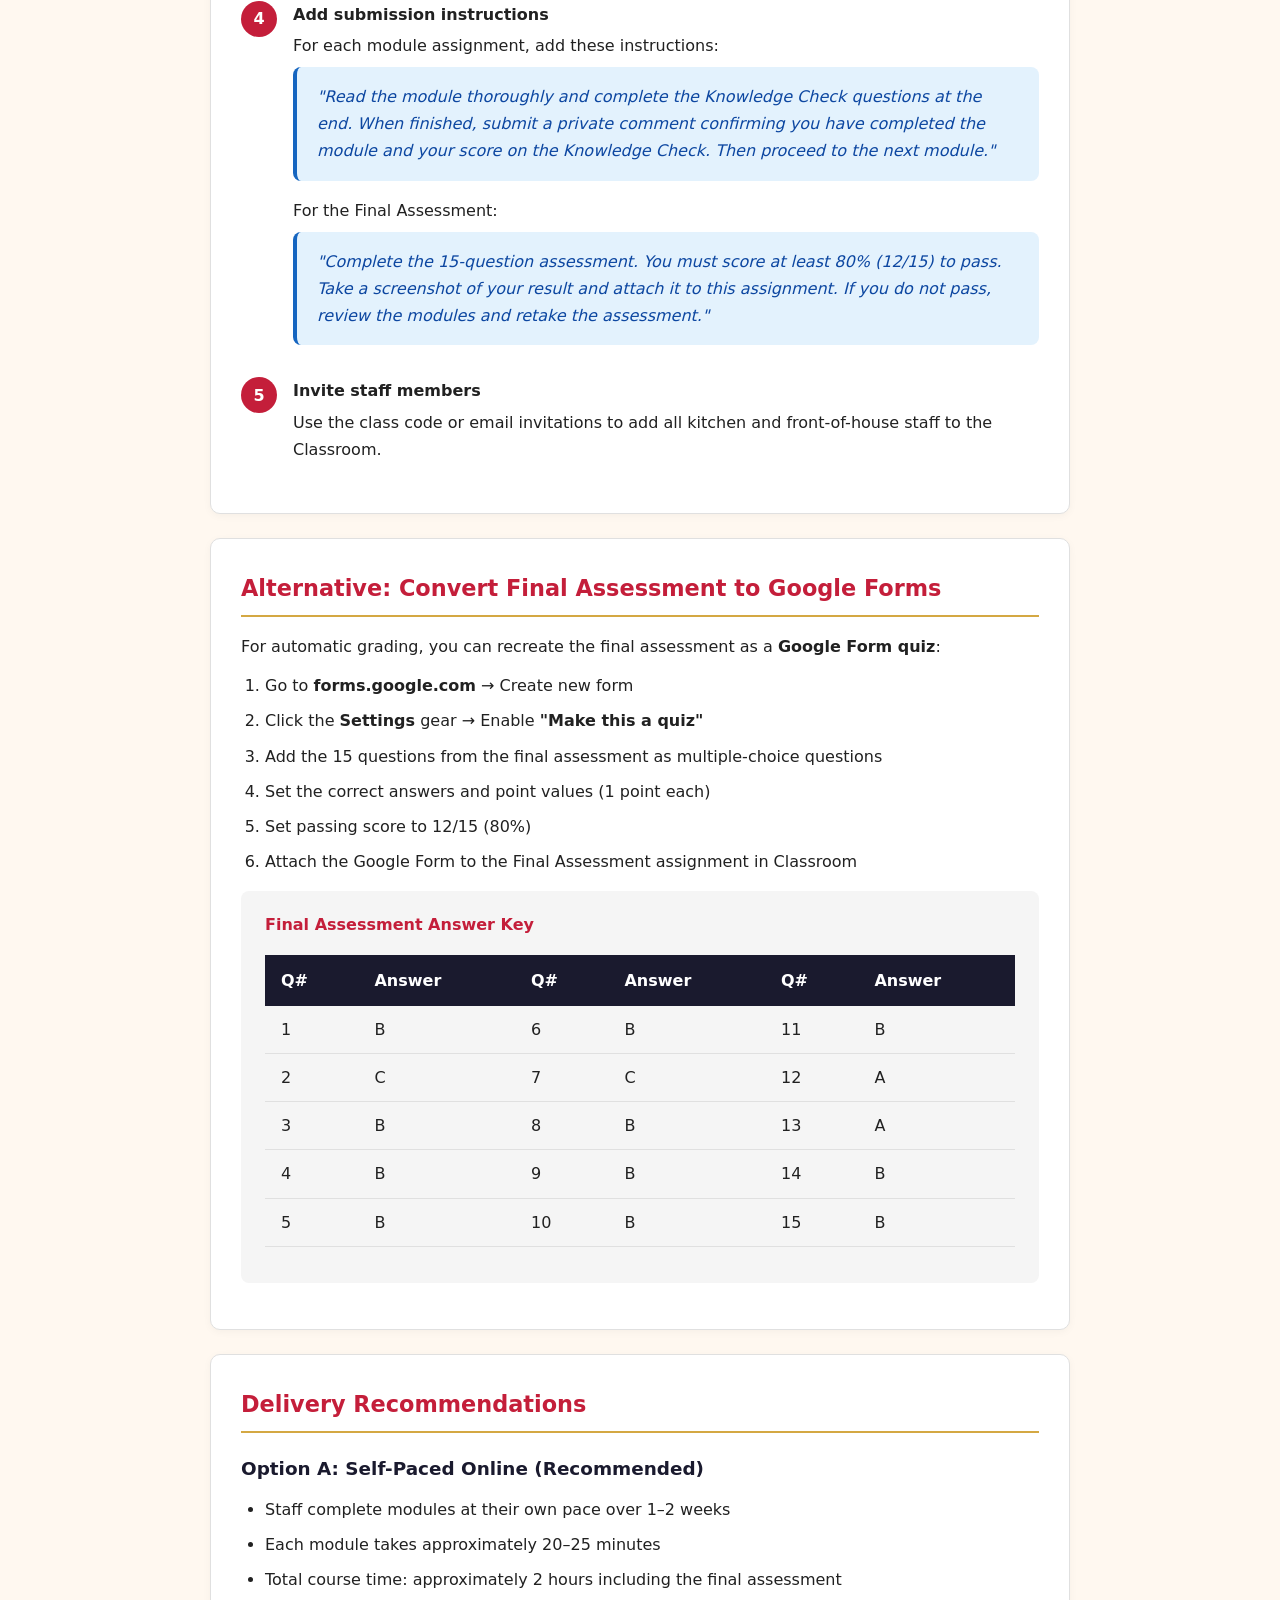
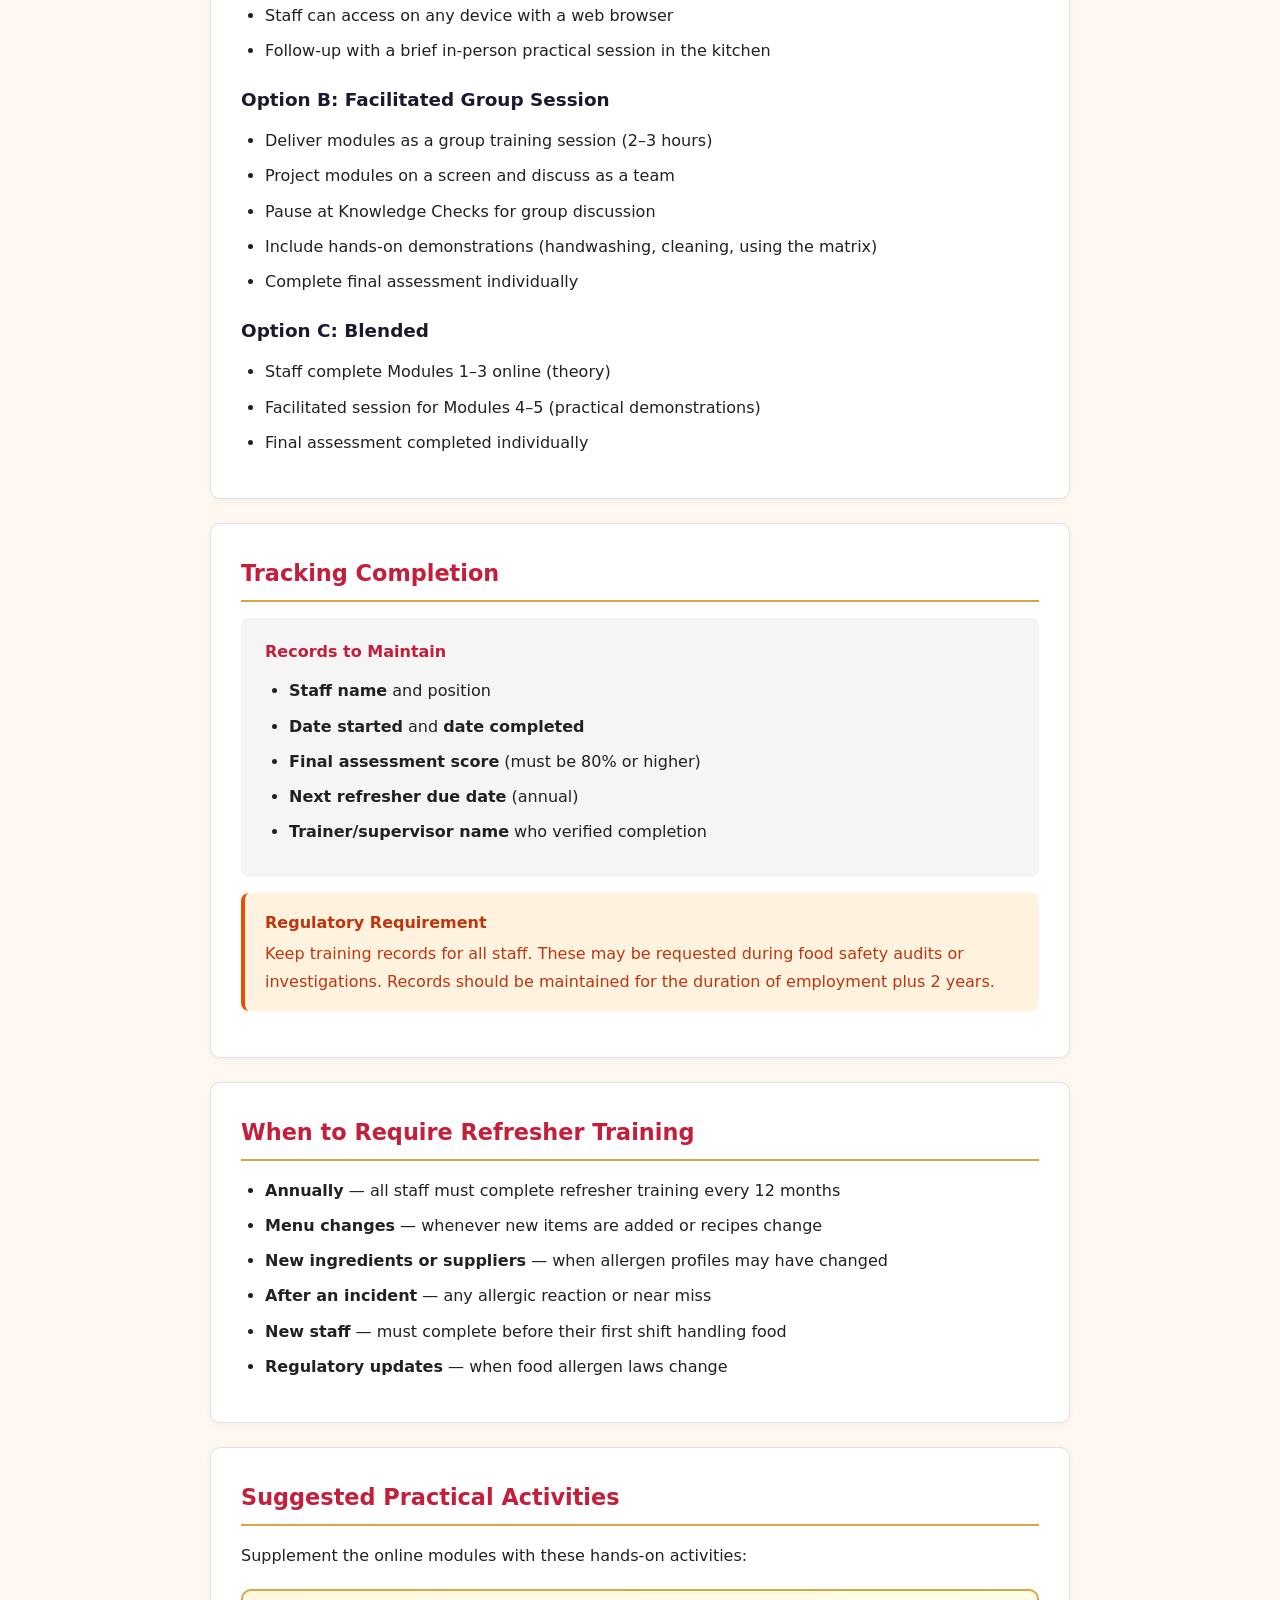
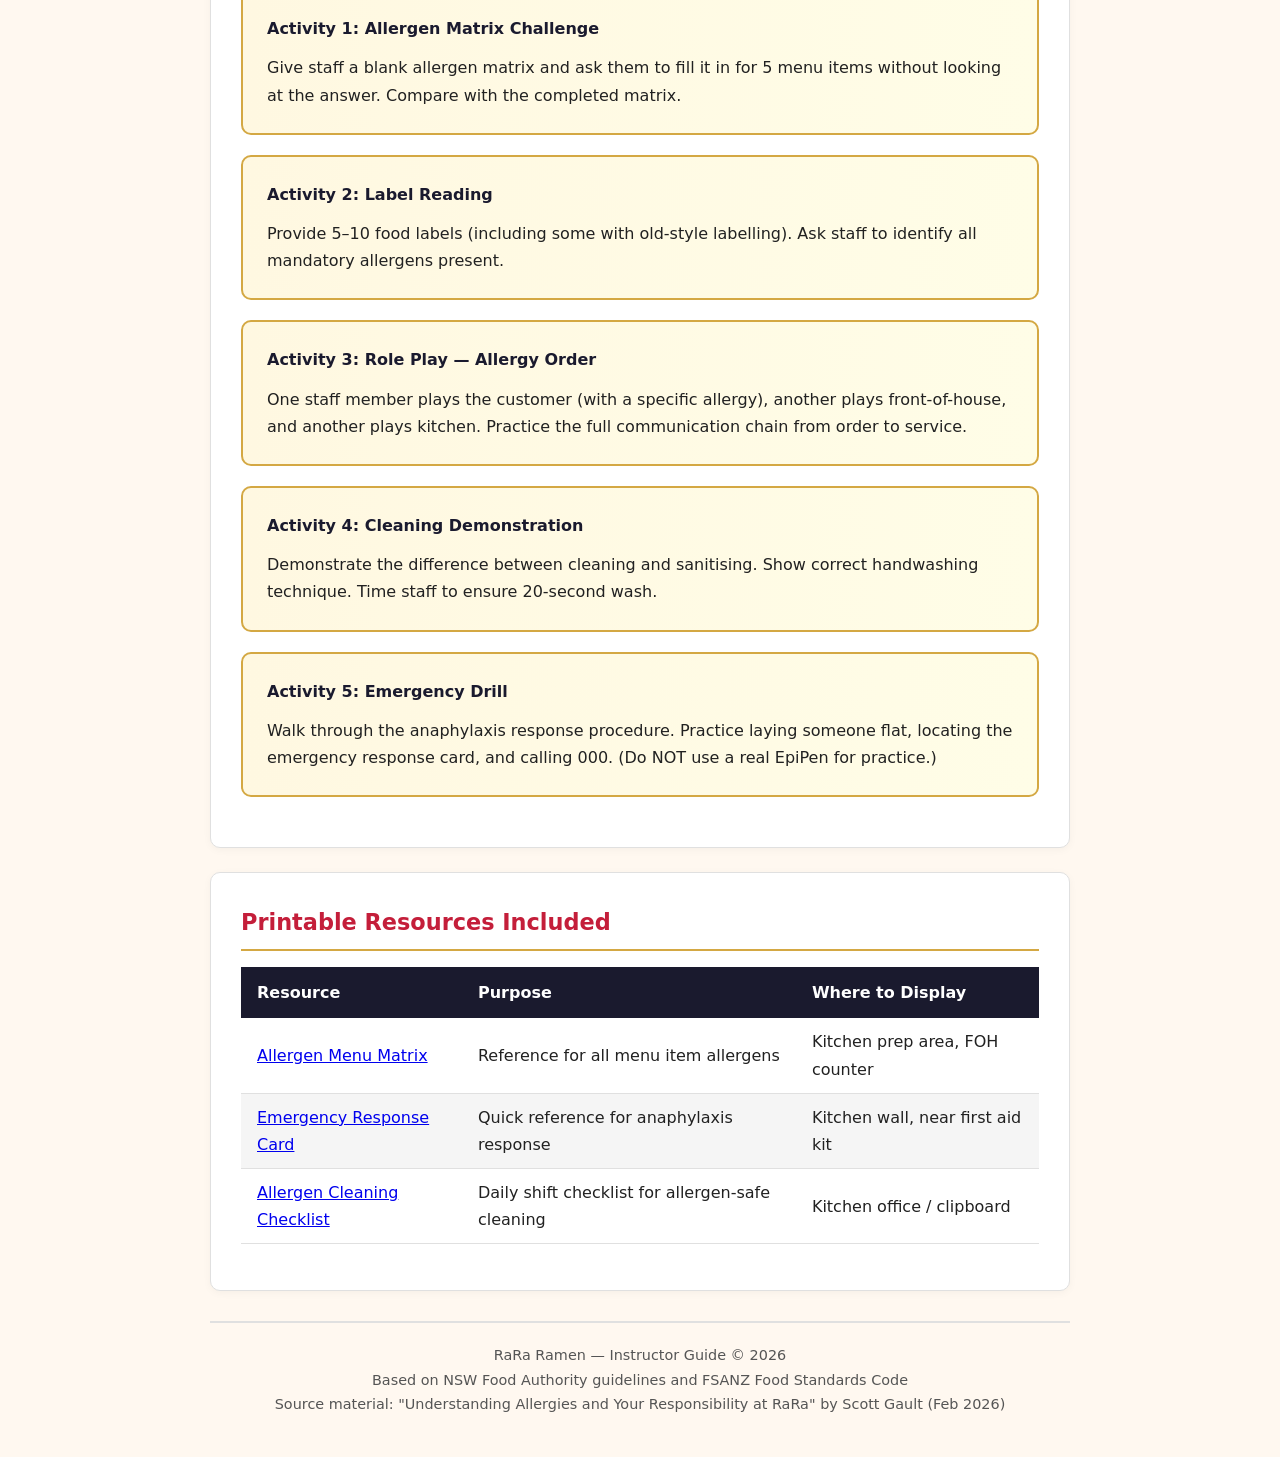
<file: resources/instructor-guide.html>
<!DOCTYPE html>
<html lang="en">
<head>
  <meta charset="UTF-8">
  <meta name="viewport" content="width=device-width, initial-scale=1.0">
  <title>Instructor Guide &amp; Google Classroom Setup | RaRa Ramen</title>
  <link rel="stylesheet" href="../styles.css">
</head>
<body>

  <div class="nav-bar">
    <a href="../index.html">&larr; Course Home</a>
    <span>Instructor Guide</span>
  </div>

  <div class="module-header">
    <div class="module-number">For Food Safety Supervisors</div>
    <h1>Instructor Guide &amp; Google Classroom Setup</h1>
    <div class="learning-objective">
      <strong>Purpose:</strong> This guide helps Food Safety Supervisors set up, deliver, and track the RaRa Ramen Allergen Safety Training through Google Classroom.
    </div>
  </div>

  <!-- Google Classroom Setup -->
  <div class="section">
    <h2>Setting Up in Google Classroom</h2>

    <div class="steps">
      <div class="step">
        <div class="step-number">1</div>
        <div class="step-content">
          <strong>Create a Google Classroom class</strong>
          <p>Go to <strong>classroom.google.com</strong> &rarr; Click <strong>"+"</strong> &rarr; <strong>"Create class"</strong></p>
          <ul>
            <li>Class name: <em>RaRa Ramen &mdash; Allergen Safety Training</em></li>
            <li>Section: <em>[Store Name/Location]</em></li>
            <li>Subject: <em>Food Safety</em></li>
          </ul>
        </div>
      </div>

      <div class="step">
        <div class="step-number">2</div>
        <div class="step-content">
          <strong>Upload the training files</strong>
          <p>Upload the entire <code>RaRa-Ramen-Allergy-Training</code> folder to <strong>Google Drive</strong>. The HTML files will open directly in any browser.</p>
        </div>
      </div>

      <div class="step">
        <div class="step-number">3</div>
        <div class="step-content">
          <strong>Create assignments for each module</strong>
          <p>In Google Classroom, create <strong>5 assignments</strong> (one per module) + 1 final assessment:</p>
          <table>
            <thead>
              <tr><th>Assignment</th><th>Attach</th><th>Points</th><th>Due</th></tr>
            </thead>
            <tbody>
              <tr>
                <td>Module 1: Introduction to Allergen Awareness</td>
                <td>module-1.html (from Drive)</td>
                <td>10</td>
                <td>Set date</td>
              </tr>
              <tr>
                <td>Module 2: Australian Allergen Laws &amp; PEAL</td>
                <td>module-2.html</td>
                <td>10</td>
                <td>Set date</td>
              </tr>
              <tr>
                <td>Module 3: Identifying Allergens at RaRa</td>
                <td>module-3.html</td>
                <td>10</td>
                <td>Set date</td>
              </tr>
              <tr>
                <td>Module 4: Cross-Contamination Prevention</td>
                <td>module-4.html</td>
                <td>10</td>
                <td>Set date</td>
              </tr>
              <tr>
                <td>Module 5: Communication &amp; Emergency Response</td>
                <td>module-5.html</td>
                <td>10</td>
                <td>Set date</td>
              </tr>
              <tr>
                <td><strong>Final Assessment</strong></td>
                <td>final-assessment.html</td>
                <td>50</td>
                <td>Set date</td>
              </tr>
            </tbody>
          </table>
        </div>
      </div>

      <div class="step">
        <div class="step-number">4</div>
        <div class="step-content">
          <strong>Add submission instructions</strong>
          <p>For each module assignment, add these instructions:</p>
          <div class="alert alert-info" style="margin-top:8px;">
            <em>"Read the module thoroughly and complete the Knowledge Check questions at the end. When finished, submit a private comment confirming you have completed the module and your score on the Knowledge Check. Then proceed to the next module."</em>
          </div>
          <p>For the Final Assessment:</p>
          <div class="alert alert-info" style="margin-top:8px;">
            <em>"Complete the 15-question assessment. You must score at least 80% (12/15) to pass. Take a screenshot of your result and attach it to this assignment. If you do not pass, review the modules and retake the assessment."</em>
          </div>
        </div>
      </div>

      <div class="step">
        <div class="step-number">5</div>
        <div class="step-content">
          <strong>Invite staff members</strong>
          <p>Use the class code or email invitations to add all kitchen and front-of-house staff to the Classroom.</p>
        </div>
      </div>
    </div>
  </div>

  <!-- Alternative: Google Forms Quiz -->
  <div class="section">
    <h2>Alternative: Convert Final Assessment to Google Forms</h2>
    <p>For automatic grading, you can recreate the final assessment as a <strong>Google Form quiz</strong>:</p>
    <ol>
      <li>Go to <strong>forms.google.com</strong> &rarr; Create new form</li>
      <li>Click the <strong>Settings</strong> gear &rarr; Enable <strong>"Make this a quiz"</strong></li>
      <li>Add the 15 questions from the final assessment as multiple-choice questions</li>
      <li>Set the correct answers and point values (1 point each)</li>
      <li>Set passing score to 12/15 (80%)</li>
      <li>Attach the Google Form to the Final Assessment assignment in Classroom</li>
    </ol>

    <div class="key-points">
      <h4>Final Assessment Answer Key</h4>
      <table>
        <thead><tr><th>Q#</th><th>Answer</th><th>Q#</th><th>Answer</th><th>Q#</th><th>Answer</th></tr></thead>
        <tbody>
          <tr><td>1</td><td>B</td><td>6</td><td>B</td><td>11</td><td>B</td></tr>
          <tr><td>2</td><td>C</td><td>7</td><td>C</td><td>12</td><td>A</td></tr>
          <tr><td>3</td><td>B</td><td>8</td><td>B</td><td>13</td><td>A</td></tr>
          <tr><td>4</td><td>B</td><td>9</td><td>B</td><td>14</td><td>B</td></tr>
          <tr><td>5</td><td>B</td><td>10</td><td>B</td><td>15</td><td>B</td></tr>
        </tbody>
      </table>
    </div>
  </div>

  <!-- Delivery Tips -->
  <div class="section">
    <h2>Delivery Recommendations</h2>

    <h3>Option A: Self-Paced Online (Recommended)</h3>
    <ul>
      <li>Staff complete modules at their own pace over 1&ndash;2 weeks</li>
      <li>Each module takes approximately 20&ndash;25 minutes</li>
      <li>Total course time: approximately 2 hours including the final assessment</li>
      <li>Staff can access on any device with a web browser</li>
      <li>Follow-up with a brief in-person practical session in the kitchen</li>
    </ul>

    <h3>Option B: Facilitated Group Session</h3>
    <ul>
      <li>Deliver modules as a group training session (2&ndash;3 hours)</li>
      <li>Project modules on a screen and discuss as a team</li>
      <li>Pause at Knowledge Checks for group discussion</li>
      <li>Include hands-on demonstrations (handwashing, cleaning, using the matrix)</li>
      <li>Complete final assessment individually</li>
    </ul>

    <h3>Option C: Blended</h3>
    <ul>
      <li>Staff complete Modules 1&ndash;3 online (theory)</li>
      <li>Facilitated session for Modules 4&ndash;5 (practical demonstrations)</li>
      <li>Final assessment completed individually</li>
    </ul>
  </div>

  <!-- Tracking -->
  <div class="section">
    <h2>Tracking Completion</h2>

    <div class="key-points">
      <h4>Records to Maintain</h4>
      <ul>
        <li><strong>Staff name</strong> and position</li>
        <li><strong>Date started</strong> and <strong>date completed</strong></li>
        <li><strong>Final assessment score</strong> (must be 80% or higher)</li>
        <li><strong>Next refresher due date</strong> (annual)</li>
        <li><strong>Trainer/supervisor name</strong> who verified completion</li>
      </ul>
    </div>

    <div class="alert alert-warning">
      <strong>Regulatory Requirement</strong>
      Keep training records for all staff. These may be requested during food safety audits or investigations. Records should be maintained for the duration of employment plus 2 years.
    </div>
  </div>

  <!-- Refresher Training -->
  <div class="section">
    <h2>When to Require Refresher Training</h2>
    <ul>
      <li><strong>Annually</strong> &mdash; all staff must complete refresher training every 12 months</li>
      <li><strong>Menu changes</strong> &mdash; whenever new items are added or recipes change</li>
      <li><strong>New ingredients or suppliers</strong> &mdash; when allergen profiles may have changed</li>
      <li><strong>After an incident</strong> &mdash; any allergic reaction or near miss</li>
      <li><strong>New staff</strong> &mdash; must complete before their first shift handling food</li>
      <li><strong>Regulatory updates</strong> &mdash; when food allergen laws change</li>
    </ul>
  </div>

  <!-- Practical Activities -->
  <div class="section">
    <h2>Suggested Practical Activities</h2>
    <p>Supplement the online modules with these hands-on activities:</p>

    <div class="scenario">
      <h4>Activity 1: Allergen Matrix Challenge</h4>
      <p>Give staff a blank allergen matrix and ask them to fill it in for 5 menu items without looking at the answer. Compare with the completed matrix.</p>
    </div>

    <div class="scenario">
      <h4>Activity 2: Label Reading</h4>
      <p>Provide 5&ndash;10 food labels (including some with old-style labelling). Ask staff to identify all mandatory allergens present.</p>
    </div>

    <div class="scenario">
      <h4>Activity 3: Role Play &mdash; Allergy Order</h4>
      <p>One staff member plays the customer (with a specific allergy), another plays front-of-house, and another plays kitchen. Practice the full communication chain from order to service.</p>
    </div>

    <div class="scenario">
      <h4>Activity 4: Cleaning Demonstration</h4>
      <p>Demonstrate the difference between cleaning and sanitising. Show correct handwashing technique. Time staff to ensure 20-second wash.</p>
    </div>

    <div class="scenario">
      <h4>Activity 5: Emergency Drill</h4>
      <p>Walk through the anaphylaxis response procedure. Practice laying someone flat, locating the emergency response card, and calling 000. (Do NOT use a real EpiPen for practice.)</p>
    </div>
  </div>

  <!-- Printable Resources -->
  <div class="section">
    <h2>Printable Resources Included</h2>
    <table>
      <thead>
        <tr><th>Resource</th><th>Purpose</th><th>Where to Display</th></tr>
      </thead>
      <tbody>
        <tr>
          <td><a href="allergen-matrix-template.html">Allergen Menu Matrix</a></td>
          <td>Reference for all menu item allergens</td>
          <td>Kitchen prep area, FOH counter</td>
        </tr>
        <tr>
          <td><a href="emergency-response-card.html">Emergency Response Card</a></td>
          <td>Quick reference for anaphylaxis response</td>
          <td>Kitchen wall, near first aid kit</td>
        </tr>
        <tr>
          <td><a href="cleaning-checklist.html">Allergen Cleaning Checklist</a></td>
          <td>Daily shift checklist for allergen-safe cleaning</td>
          <td>Kitchen office / clipboard</td>
        </tr>
      </tbody>
    </table>
  </div>

  <div class="module-footer">
    <p>RaRa Ramen &mdash; Instructor Guide &copy; 2026</p>
    <p>Based on NSW Food Authority guidelines and FSANZ Food Standards Code</p>
    <p>Source material: "Understanding Allergies and Your Responsibility at RaRa" by Scott Gault (Feb 2026)</p>
  </div>

</body>
</html>
</file>
<file: styles.css>
/* RaRa Ramen Allergy Training Module - Shared Styles */
:root {
  --rara-red: #C41E3A;
  --rara-dark: #1a1a2e;
  --rara-cream: #FFF8F0;
  --rara-gold: #D4A843;
  --accent-green: #2E7D32;
  --accent-blue: #1565C0;
  --danger-red: #D32F2F;
  --warning-orange: #E65100;
  --text-primary: #212121;
  --text-secondary: #555;
  --border-light: #e0e0e0;
}

* { box-sizing: border-box; margin: 0; padding: 0; }

body {
  font-family: 'Segoe UI', system-ui, -apple-system, sans-serif;
  color: var(--text-primary);
  background: var(--rara-cream);
  line-height: 1.7;
  max-width: 900px;
  margin: 0 auto;
  padding: 20px;
}

/* Header */
.course-header {
  background: linear-gradient(135deg, var(--rara-dark), var(--rara-red));
  color: white;
  padding: 40px;
  border-radius: 12px;
  margin-bottom: 30px;
  text-align: center;
}
.course-header h1 { font-size: 2em; margin-bottom: 8px; }
.course-header .subtitle { font-size: 1.1em; opacity: 0.9; }
.course-header .badge {
  display: inline-block;
  background: var(--rara-gold);
  color: var(--rara-dark);
  padding: 4px 16px;
  border-radius: 20px;
  font-weight: 600;
  font-size: 0.85em;
  margin-top: 12px;
}

/* Module header */
.module-header {
  background: linear-gradient(135deg, var(--rara-dark), var(--rara-red));
  color: white;
  padding: 30px 40px;
  border-radius: 12px;
  margin-bottom: 30px;
}
.module-header .module-number {
  font-size: 0.85em;
  text-transform: uppercase;
  letter-spacing: 2px;
  opacity: 0.8;
}
.module-header h1 { font-size: 1.8em; margin: 8px 0; }
.module-header .learning-objective {
  background: rgba(255,255,255,0.15);
  padding: 12px 16px;
  border-radius: 8px;
  margin-top: 12px;
  font-size: 0.95em;
  line-height: 1.5;
}
.module-header .learning-objective strong { color: var(--rara-gold); }

/* Navigation */
.nav-bar {
  display: flex;
  justify-content: space-between;
  align-items: center;
  padding: 12px 0;
  margin-bottom: 20px;
  border-bottom: 2px solid var(--border-light);
}
.nav-bar a {
  color: var(--rara-red);
  text-decoration: none;
  font-weight: 600;
  padding: 8px 16px;
  border-radius: 6px;
  transition: background 0.2s;
}
.nav-bar a:hover { background: rgba(196,30,58,0.1); }
.nav-bar a.btn-primary {
  color: white;
  background: var(--rara-red);
}
.nav-bar a.btn-primary:hover {
  background: #A01830;
  color: white;
}

/* Content sections */
.section {
  background: white;
  padding: 30px;
  border-radius: 10px;
  margin-bottom: 24px;
  border: 1px solid var(--border-light);
  box-shadow: 0 2px 8px rgba(0,0,0,0.04);
}
.section h2 {
  color: var(--rara-red);
  font-size: 1.4em;
  margin-bottom: 16px;
  padding-bottom: 8px;
  border-bottom: 2px solid var(--rara-gold);
}
.section h3 {
  color: var(--rara-dark);
  font-size: 1.15em;
  margin: 20px 0 10px;
}

/* Alert boxes */
.alert {
  padding: 16px 20px;
  border-radius: 8px;
  margin: 16px 0;
  border-left: 4px solid;
}
.alert-danger {
  background: #FFEBEE;
  border-color: var(--danger-red);
  color: #B71C1C;
}
.alert-warning {
  background: #FFF3E0;
  border-color: var(--warning-orange);
  color: #BF360C;
}
.alert-info {
  background: #E3F2FD;
  border-color: var(--accent-blue);
  color: #0D47A1;
}
.alert-success {
  background: #E8F5E9;
  border-color: var(--accent-green);
  color: #1B5E20;
}
.alert strong { display: block; margin-bottom: 4px; }

/* Key points / lists */
ul, ol { padding-left: 24px; margin: 12px 0; }
li { margin-bottom: 8px; }

.key-points {
  background: #F5F5F5;
  padding: 20px 24px;
  border-radius: 8px;
  margin: 16px 0;
}
.key-points h4 {
  color: var(--rara-red);
  margin-bottom: 10px;
}

/* Allergen cards */
.allergen-grid {
  display: grid;
  grid-template-columns: repeat(auto-fill, minmax(200px, 1fr));
  gap: 16px;
  margin: 20px 0;
}
.allergen-card {
  background: white;
  border: 2px solid var(--border-light);
  border-radius: 10px;
  padding: 20px;
  text-align: center;
  transition: transform 0.2s, box-shadow 0.2s;
}
.allergen-card:hover {
  transform: translateY(-2px);
  box-shadow: 0 4px 12px rgba(0,0,0,0.1);
}
.allergen-card .emoji { font-size: 2.5em; margin-bottom: 8px; }
.allergen-card .name { font-weight: 700; color: var(--rara-dark); font-size: 1.1em; }
.allergen-card .detail { font-size: 0.85em; color: var(--text-secondary); margin-top: 6px; }

/* Scenario / case study boxes */
.scenario {
  background: linear-gradient(to right, #FFF8E1, #FFFDE7);
  border: 2px solid var(--rara-gold);
  border-radius: 10px;
  padding: 24px;
  margin: 20px 0;
}
.scenario h4 {
  color: var(--rara-dark);
  margin-bottom: 12px;
}

/* Flipcards */
.flipcard-container {
  display: grid;
  grid-template-columns: repeat(auto-fill, minmax(250px, 1fr));
  gap: 16px;
  margin: 20px 0;
}
.flipcard {
  perspective: 1000px;
  height: 180px;
  cursor: pointer;
}
.flipcard-inner {
  position: relative;
  width: 100%;
  height: 100%;
  transition: transform 0.6s;
  transform-style: preserve-3d;
}
.flipcard:hover .flipcard-inner,
.flipcard.flipped .flipcard-inner {
  transform: rotateY(180deg);
}
.flipcard-front, .flipcard-back {
  position: absolute;
  width: 100%;
  height: 100%;
  backface-visibility: hidden;
  border-radius: 10px;
  display: flex;
  align-items: center;
  justify-content: center;
  padding: 20px;
  text-align: center;
  font-weight: 600;
}
.flipcard-front {
  background: var(--rara-red);
  color: white;
  font-size: 1.05em;
}
.flipcard-back {
  background: var(--rara-dark);
  color: white;
  transform: rotateY(180deg);
  font-size: 0.95em;
  font-weight: 400;
  line-height: 1.5;
}

/* Steps */
.steps { counter-reset: step; margin: 20px 0; }
.step {
  display: flex;
  gap: 16px;
  margin-bottom: 16px;
  align-items: flex-start;
}
.step-number {
  counter-increment: step;
  background: var(--rara-red);
  color: white;
  width: 36px;
  height: 36px;
  border-radius: 50%;
  display: flex;
  align-items: center;
  justify-content: center;
  font-weight: 700;
  flex-shrink: 0;
}
.step-content { flex: 1; }
.step-content strong { display: block; margin-bottom: 4px; }

/* Quiz styles */
.quiz-container {
  background: white;
  padding: 30px;
  border-radius: 10px;
  margin-bottom: 24px;
  border: 2px solid var(--accent-blue);
}
.quiz-container h3 {
  color: var(--accent-blue);
  margin-bottom: 16px;
}
.question {
  background: #F5F5F5;
  padding: 20px;
  border-radius: 8px;
  margin-bottom: 20px;
}
.question p { font-weight: 600; margin-bottom: 12px; }
.question label {
  display: block;
  padding: 10px 16px;
  margin: 6px 0;
  border-radius: 6px;
  cursor: pointer;
  transition: background 0.2s;
  border: 1px solid transparent;
}
.question label:hover { background: #E3F2FD; border-color: var(--accent-blue); }
.question input[type="radio"] { margin-right: 10px; }
.feedback {
  display: none;
  padding: 12px 16px;
  border-radius: 6px;
  margin-top: 10px;
}
.feedback.correct { display: block; background: #E8F5E9; color: #1B5E20; }
.feedback.incorrect { display: block; background: #FFEBEE; color: #B71C1C; }

.btn {
  display: inline-block;
  padding: 12px 28px;
  border-radius: 8px;
  border: none;
  font-size: 1em;
  font-weight: 600;
  cursor: pointer;
  transition: all 0.2s;
  text-decoration: none;
}
.btn-primary {
  background: var(--rara-red);
  color: white;
}
.btn-primary:hover { background: #A01830; }
.btn-secondary {
  background: var(--rara-dark);
  color: white;
}

/* Progress indicator */
.progress-bar {
  background: #E0E0E0;
  border-radius: 10px;
  height: 8px;
  margin: 16px 0;
  overflow: hidden;
}
.progress-fill {
  background: linear-gradient(90deg, var(--rara-red), var(--rara-gold));
  height: 100%;
  border-radius: 10px;
  transition: width 0.3s;
}

/* Table */
table {
  width: 100%;
  border-collapse: collapse;
  margin: 16px 0;
}
th {
  background: var(--rara-dark);
  color: white;
  padding: 12px 16px;
  text-align: left;
}
td {
  padding: 10px 16px;
  border-bottom: 1px solid var(--border-light);
}
tr:nth-child(even) { background: #F5F5F5; }

/* Checklist */
.checklist { list-style: none; padding: 0; }
.checklist li {
  padding: 10px 16px;
  border-bottom: 1px solid var(--border-light);
  display: flex;
  align-items: center;
  gap: 10px;
}
.checklist li::before {
  content: "☐";
  font-size: 1.2em;
  color: var(--rara-red);
}

/* Footer */
.module-footer {
  text-align: center;
  padding: 20px;
  margin-top: 30px;
  border-top: 2px solid var(--border-light);
  color: var(--text-secondary);
  font-size: 0.9em;
}

/* Print styles */
@media print {
  body { max-width: 100%; padding: 0; background: white; }
  .nav-bar { display: none; }
  .section { break-inside: avoid; box-shadow: none; border: 1px solid #ccc; }
  .flipcard { height: auto; }
  .flipcard-inner { transform: none !important; }
  .flipcard-front, .flipcard-back {
    position: relative;
    backface-visibility: visible;
    transform: none !important;
  }
}

@media (max-width: 600px) {
  body { padding: 12px; }
  .course-header, .module-header { padding: 20px; }
  .course-header h1, .module-header h1 { font-size: 1.4em; }
  .allergen-grid { grid-template-columns: repeat(2, 1fr); }
  .flipcard-container { grid-template-columns: 1fr; }
}
</file>
